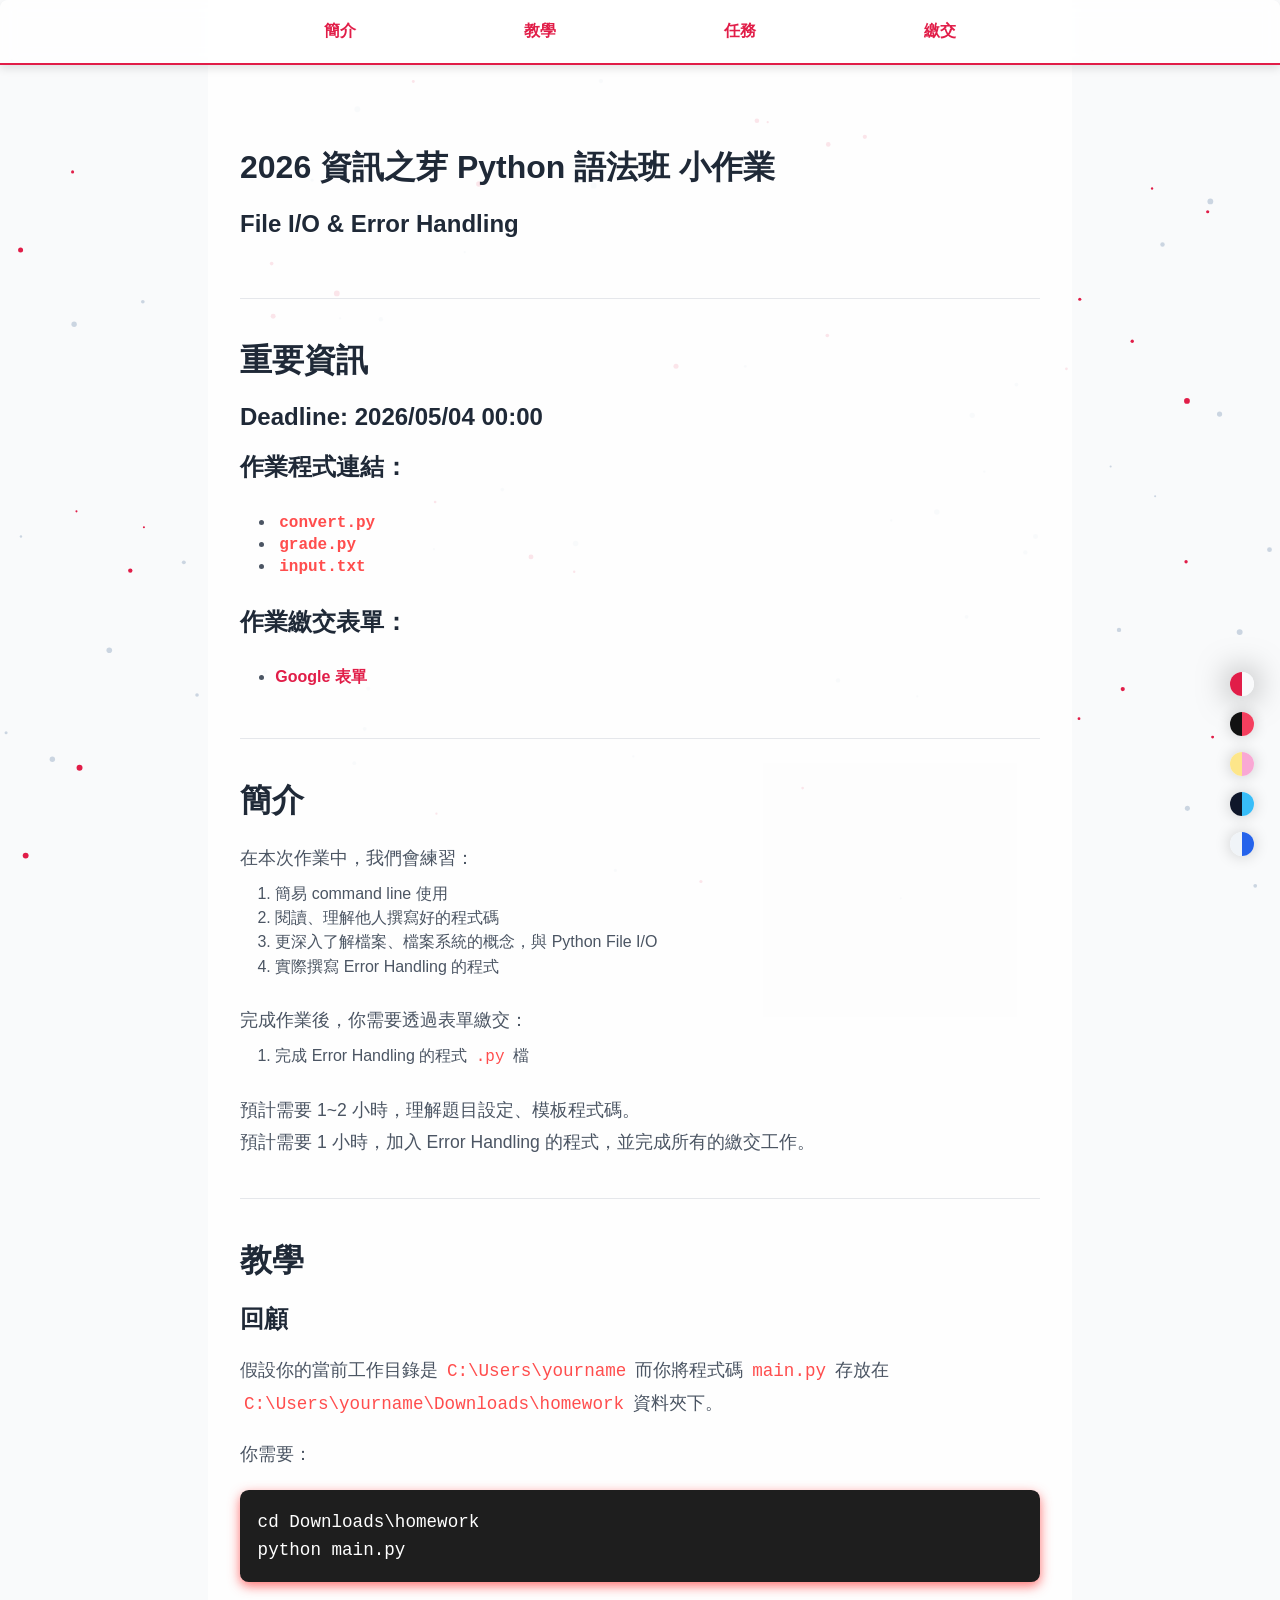
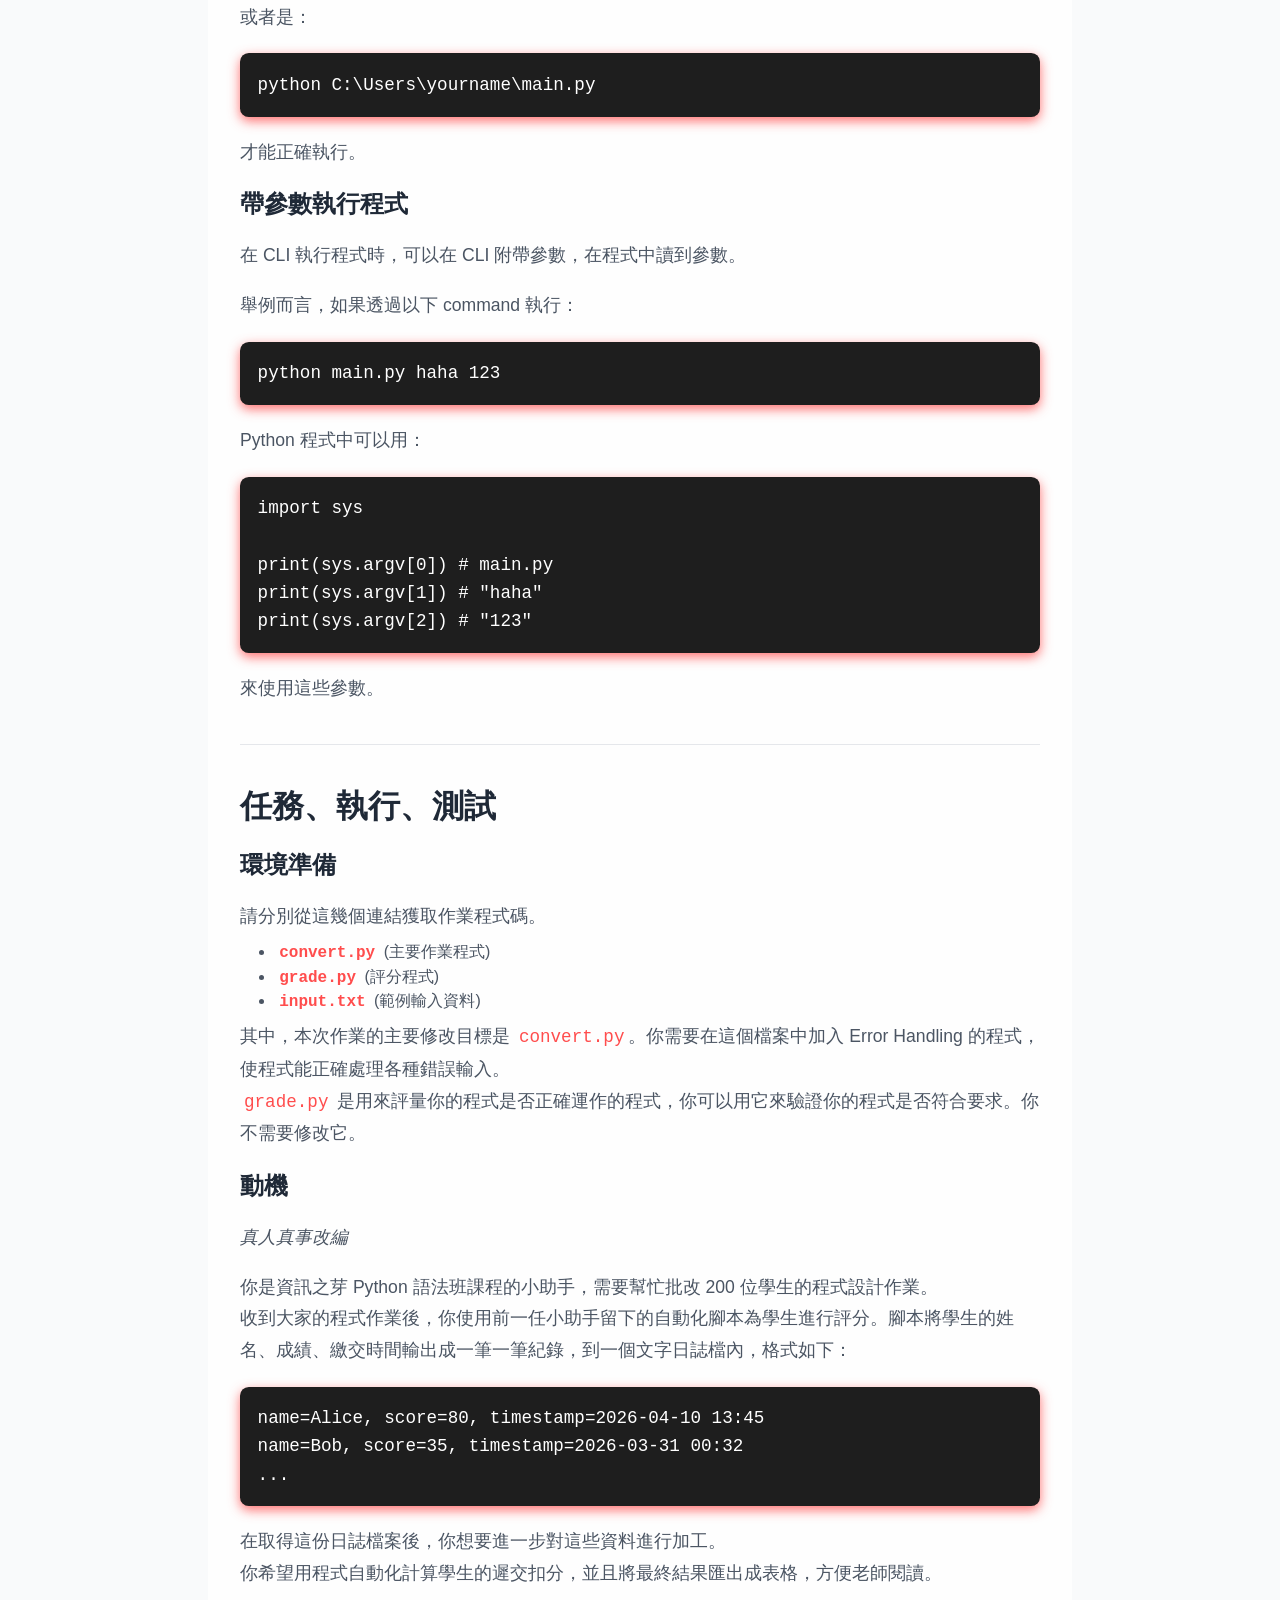
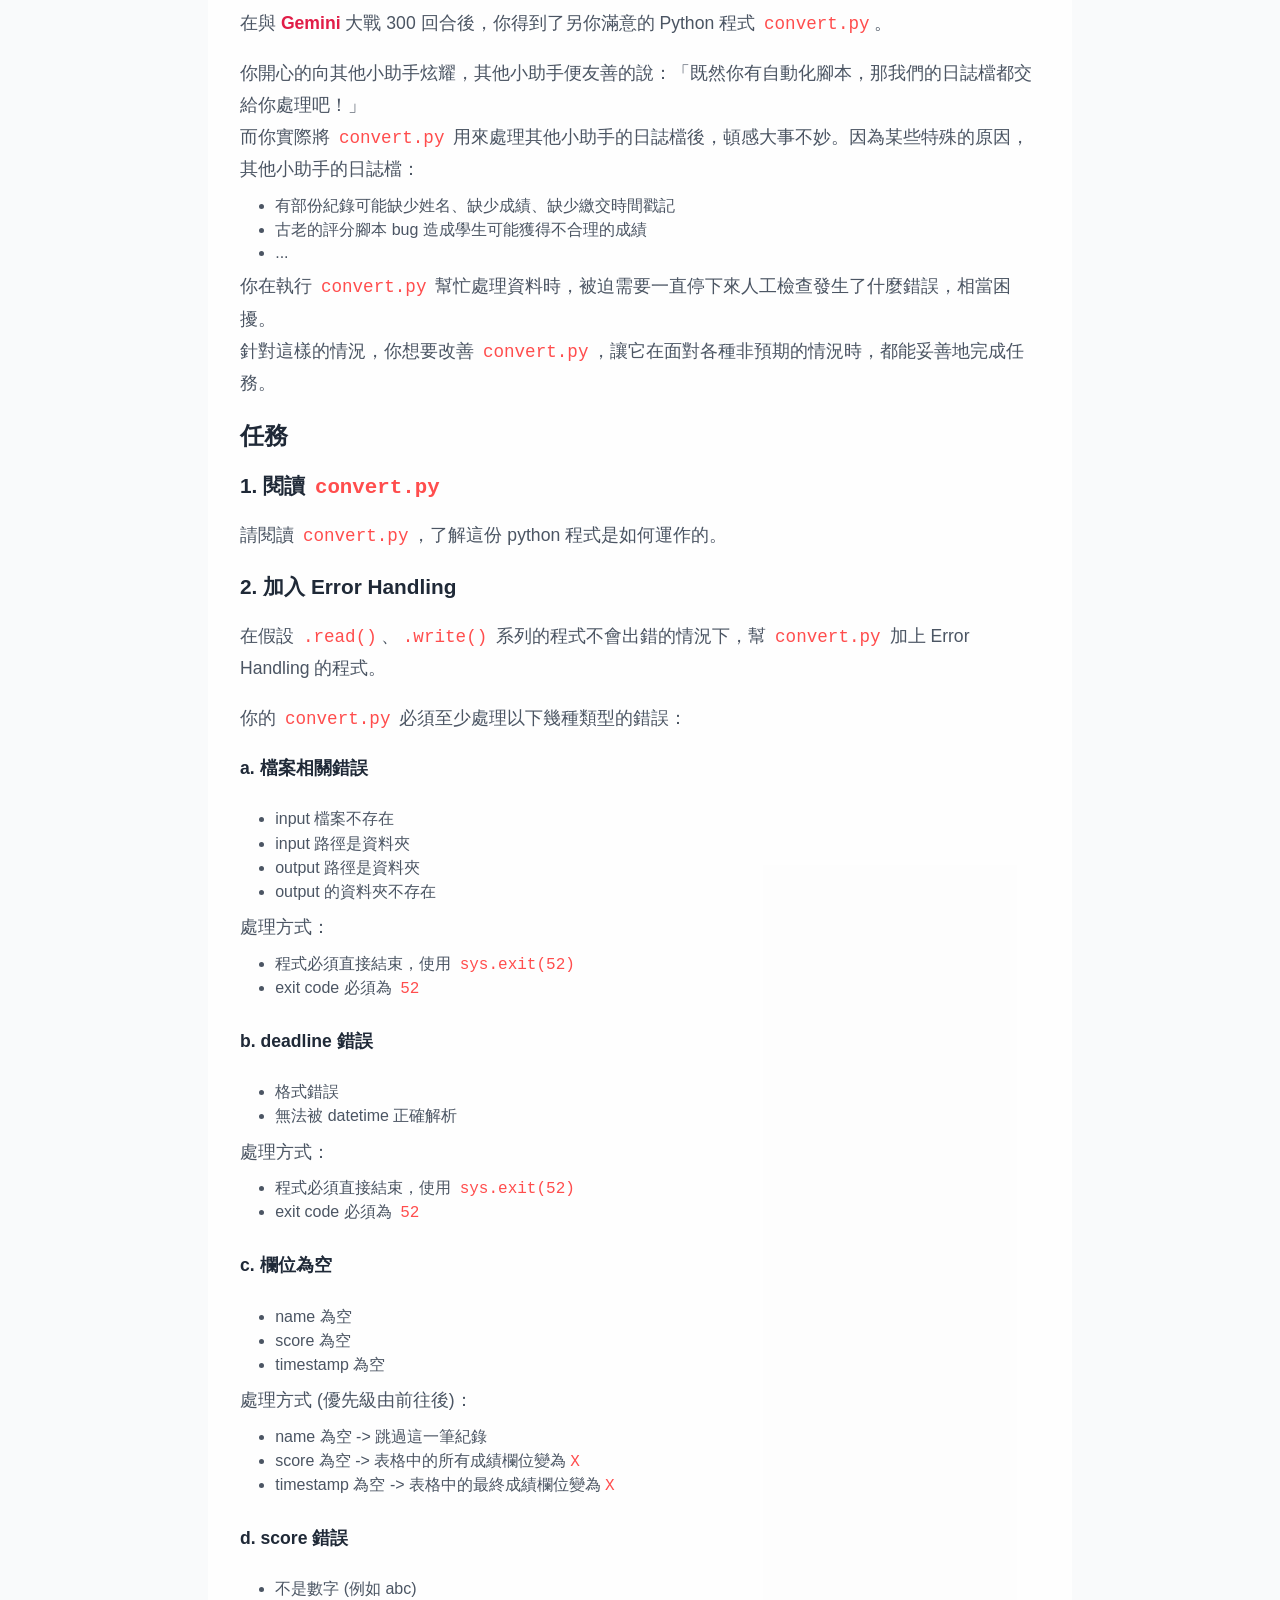
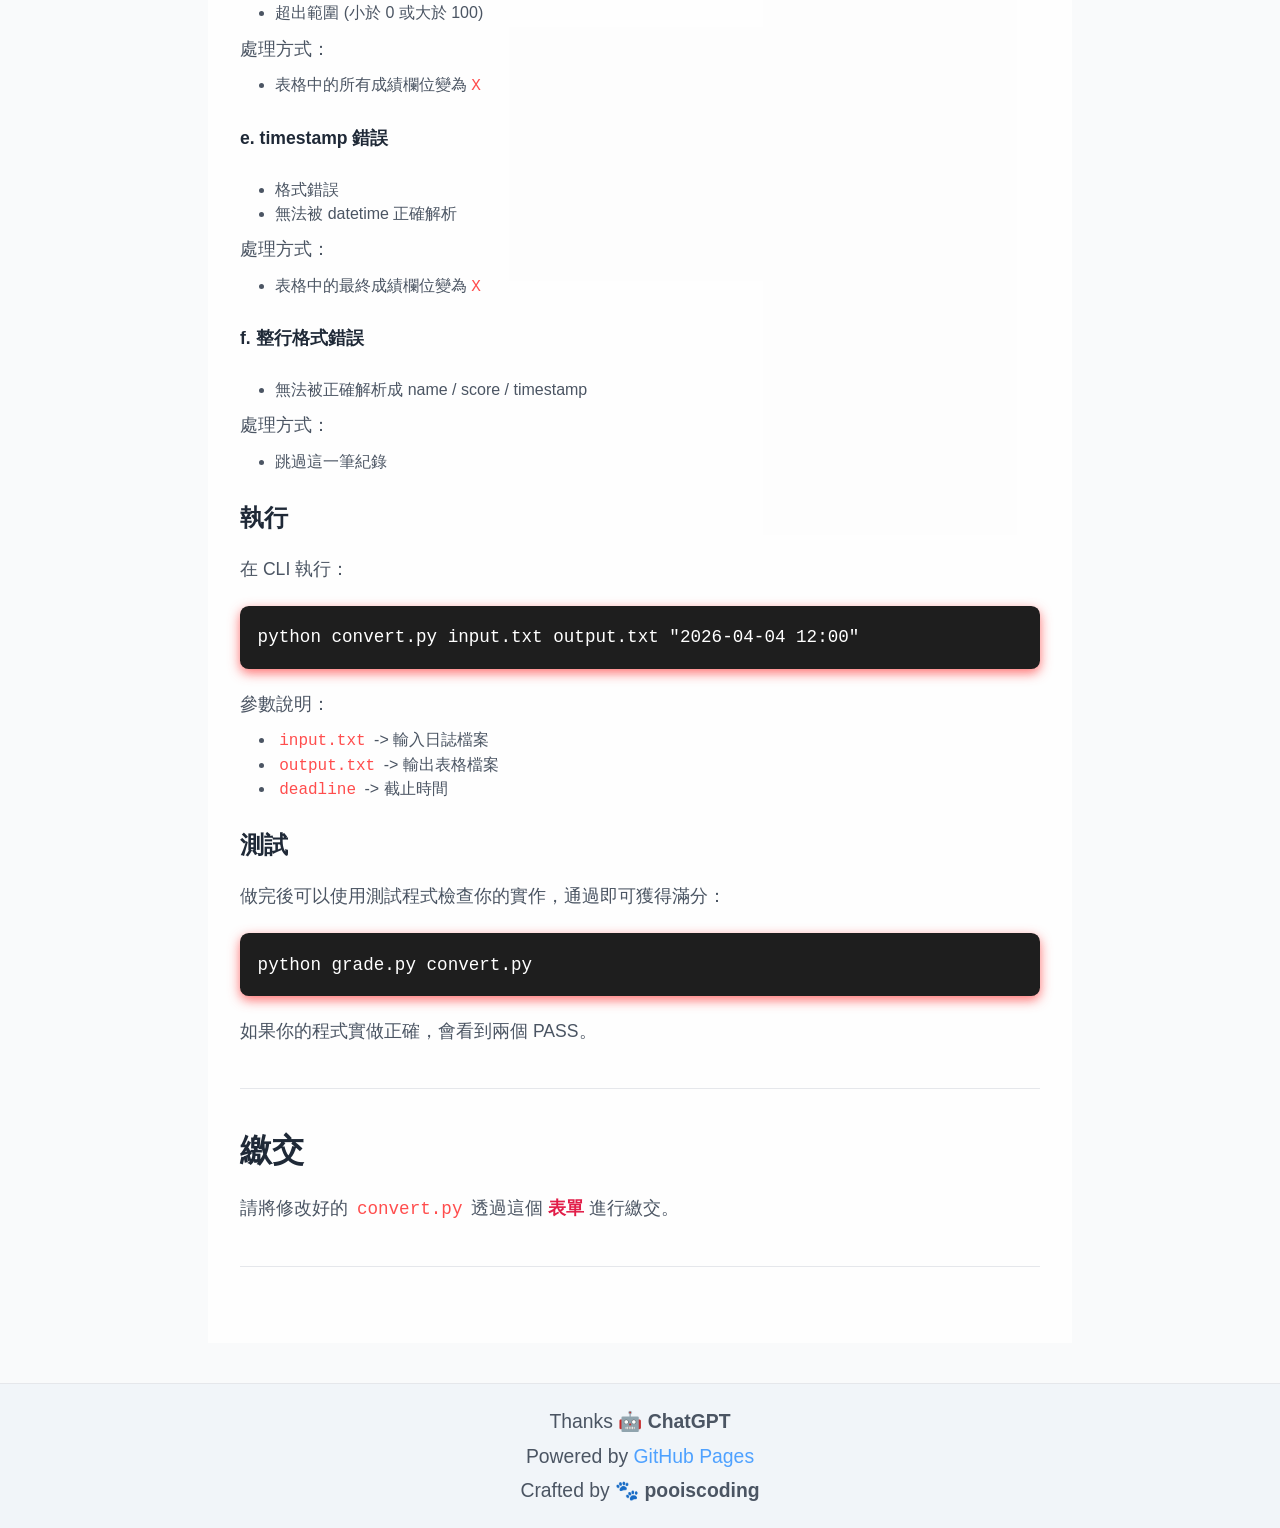
<file: cs_eh/homework/spec/index.html>
<!DOCTYPE HTML>
<html lang="zh-TW">
<head>
    <meta charset="UTF-8">
    <meta name="viewport" content="width=device-width, initial-scale=1.0">
    <title>2026 資訊之芽 Python 小作業</title>
    <link rel="stylesheet" href="themes.css">
    <link rel="stylesheet" href="style.css">
    <link rel="icon" type="image/png" sizes="600x600" href="sproutlogo.png">
</head>
<body>
    <div class="main-particles"></div>
    <div class="side-particles"></div>
    <canvas id="bg-canvas"></canvas>
    <nav class="navbar">
        <ul>
            <li><a href="#intro">簡介</a></li>
            <li><a href="#turtorial">教學</a></li>
            <li><a href="#tasks">任務</a></li>
            <li><a href="#final">繳交</a></li>
        </ul>
    </nav>
    <main class="content">
        <section>
            <h1>2026 資訊之芽 Python 語法班 小作業</h1>
            <h2>File I/O & Error Handling</h2>
            
        </section>
        <section>
            <h1>重要資訊</h1>
            <h2 class="warning">Deadline: 2026/05/04 00:00</h2>
            <h2>作業程式連結：</h2>
            <ul>
                <li><a href="https://raw.githubusercontent.com/shaujiun-lan/py2026-sprout/refs/heads/main/cs_eh/homework/src/convert.py"><code>convert.py</code></a></li>
                <li><a href="https://raw.githubusercontent.com/shaujiun-lan/py2026-sprout/refs/heads/main/cs_eh/homework/src/grade.py"><code>grade.py</code></a></li>
                <li><a href="https://raw.githubusercontent.com/shaujiun-lan/py2026-sprout/refs/heads/main/cs_eh/homework/src/input.txt"><code>input.txt</code></a></li>
            </ul>
            <h2>作業繳交表單：</h2>
            <ul>
                <li><a href="https://forms.gle/JcJgQKHtNt21VLKH9">Google 表單</a></li>
            </ul>
        </section>
        <section id="intro">
            <h1>簡介</h1>
            <p>
                在本次作業中，我們會練習：
            </p>
            <ol>
                <li>簡易 command line 使用</li>
                <li>閱讀、理解他人撰寫好的程式碼</li>
                <li>更深入了解檔案、檔案系統的概念，與 Python File I/O</li>
                <li>實際撰寫 Error Handling 的程式</li>
            </ol>
            <br/>
            <p>
                完成作業後，你需要透過表單繳交：
            </p>
            <ol>
                <li>完成 Error Handling 的程式 <code>.py</code> 檔</li>
            </ol>
            
            <br/>
            <p>
                預計需要 1~2 小時，理解題目設定、模板程式碼。
                <br/>
                預計需要 1 小時，加入 Error Handling 的程式，並完成所有的繳交工作。
            </p>

        </section>
        <section id="turtorial">
            <h1>教學</h1>
            <h2>回顧</h2>
            <p>
                假設你的當前工作目錄是 <code>C:\Users\yourname</code> 而你將程式碼 <code>main.py</code> 存放在 <code>C:\Users\yourname\Downloads\homework</code> 資料夾下。
            </p>
            <br/>
            <p>
                你需要：
            </p>
<pre><code>cd Downloads\homework
python main.py</code></pre>
            <p>
                或者是：
            </p>
<pre><code>python C:\Users\yourname\main.py</code></pre>
            <p>
                才能正確執行。
            </p>

            <h2>帶參數執行程式</h2>

            <p>
                在 CLI 執行程式時，可以在 CLI 附帶參數，在程式中讀到參數。
            </p>
            <br/>
            <p>
                舉例而言，如果透過以下 command 執行：
            </p>

<pre><code>python main.py haha 123</code></pre>

            <p>Python 程式中可以用：</p>

<pre><code>import sys

print(sys.argv[0]) # main.py
print(sys.argv[1]) # "haha"
print(sys.argv[2]) # "123"</code></pre>

            <p>來使用這些參數。</p>
        </section>
        <section id="tasks">
            <h1>任務、執行、測試</h1>
            <h2>環境準備</h2>
            <p>
                請分別從這幾個連結獲取作業程式碼。
            </p>
            <ul>
                <li><a href="https://raw.githubusercontent.com/shaujiun-lan/py2026-sprout/refs/heads/main/cs_eh/homework/src/convert.py"><code>convert.py</code></a> (主要作業程式)</li>
                <li><a href="https://raw.githubusercontent.com/shaujiun-lan/py2026-sprout/refs/heads/main/cs_eh/homework/src/grade.py"><code>grade.py</code></a> (評分程式)</li>
                <li><a href="https://raw.githubusercontent.com/shaujiun-lan/py2026-sprout/refs/heads/main/cs_eh/homework/src/input.txt"><code>input.txt</code></a> (範例輸入資料)</li>
            </ul>

            <p>
                其中，本次作業的主要修改目標是 <code>convert.py</code>。你需要在這個檔案中加入 Error Handling 的程式，使程式能正確處理各種錯誤輸入。
            </p>

            <p>
                <code>grade.py</code> 是用來評量你的程式是否正確運作的程式，你可以用它來驗證你的程式是否符合要求。你不需要修改它。
            </p>
            
            <h2>動機</h2>
            <p><i>真人真事改編</i></p>
            <br/>
            <p>
                你是資訊之芽 Python 語法班課程的小助手，需要幫忙批改 200 位學生的程式設計作業。
                <br/>
                收到大家的程式作業後，你使用前一任小助手留下的自動化腳本為學生進行評分。腳本將學生的姓名、成績、繳交時間輸出成一筆一筆紀錄，到一個文字日誌檔內，格式如下：
            </p>

<pre><code>name=Alice, score=80, timestamp=2026-04-10 13:45
name=Bob, score=35, timestamp=2026-03-31 00:32
...</code></pre>

            <p>
                在取得這份日誌檔案後，你想要進一步對這些資料進行加工。
                <br/>
                你希望用程式自動化計算學生的遲交扣分，並且將最終結果匯出成表格，方便老師閱讀。
            </p>
            <br/>
            <p>
                在與 <a href="https://gemini.google.com/app">Gemini</a> 大戰 300 回合後，你得到了另你滿意的 Python 程式 <code>convert.py</code>。
            </p>
            <br/>
            <p>
                你開心的向其他小助手炫耀，其他小助手便友善的說：「既然你有自動化腳本，那我們的日誌檔都交給你處理吧！」
                <br/>
                而你實際將 <code>convert.py</code> 用來處理其他小助手的日誌檔後，頓感大事不妙。因為某些特殊的原因，其他小助手的日誌檔：
            </p>
            <ul>
                <li>有部份紀錄可能缺少姓名、缺少成績、缺少繳交時間戳記</li>
                <li>古老的評分腳本 bug 造成學生可能獲得不合理的成績</li>
                <li>...</li>
            </ul>
            <p>
                你在執行 <code>convert.py</code> 幫忙處理資料時，被迫需要一直停下來人工檢查發生了什麼錯誤，相當困擾。
                <br/>
                針對這樣的情況，你想要改善 <code>convert.py</code>，讓它在面對各種非預期的情況時，都能妥善地完成任務。
            </p>


            <h2>任務</h2>

            <h3>1. 閱讀 <code>convert.py</code></h3>
            <p>
                請閱讀 <code>convert.py</code>，了解這份 python 程式是如何運作的。
            </p>
            <h3>2. 加入 Error Handling</h3>
            <p>
                在假設 <code>.read()</code>、<code>.write()</code> 系列的程式不會出錯的情況下，幫 <code>convert.py</code> 加上 Error Handling 的程式。
            </p>
            <br/>
            <p>
                你的 <code>convert.py</code> 必須至少處理以下幾種類型的錯誤：
            </p>

            <h4>a. 檔案相關錯誤</h4>

            <ul>
                <li>input 檔案不存在</li>
                <li>input 路徑是資料夾</li>
                <li>output 路徑是資料夾</li>
                <li>output 的資料夾不存在</li>
            </ul>

            <p>
                處理方式：
            </p>

            <ul>
                <li>程式必須直接結束，使用 <code>sys.exit(52)</code></li>
                <li>exit code 必須為 <code>52</code></li>
            </ul>

            <h4>b. deadline 錯誤</h4>

            <ul>
                <li>格式錯誤</li>
                <li>無法被 datetime 正確解析</li>
            </ul>

            <p>
                處理方式：
            </p>

            <ul>
                <li>程式必須直接結束，使用 <code>sys.exit(52)</code></li>
                <li>exit code 必須為 <code>52</code></li>
            </ul>

            <h4>c. 欄位為空</h4>

            <ul>
                <li>name 為空</li>
                <li>score 為空</li>
                <li>timestamp 為空</li>
            </ul>

            <p>
                處理方式 (優先級由前往後)：
            </p>

            <ul>
                <li>name 為空 -> 跳過這一筆紀錄</li>
                <li>score 為空 -> 表格中的所有成績欄位變為<code>X</code></li>
                <li>timestamp 為空 -> 表格中的最終成績欄位變為<code>X</code></li>
            </ul>


            <h4>d. score 錯誤</h4>

            <ul>
                <li>不是數字 (例如 abc)</li>
                <li>超出範圍 (小於 0 或大於 100)</li>
            </ul>

            <p>
                處理方式：
            </p>

            <ul>
                <li>表格中的所有成績欄位變為<code>X</code></li>
            </ul>

            <h4>e. timestamp 錯誤</h4>

            <ul>
                <li>格式錯誤</li>
                <li>無法被 datetime 正確解析</li>
            </ul>

            <p>
                處理方式：
            </p>

            <ul>
                <li>表格中的最終成績欄位變為<code>X</code></li>
            </ul>

            <h4>f. 整行格式錯誤</h4>

            <ul>
                <li>無法被正確解析成 name / score / timestamp</li>
            </ul>

            <p>
                處理方式：
            </p>

            <ul>
                <li>跳過這一筆紀錄</li>
            </ul>

            <h2>執行</h2>

            <p>在 CLI 執行：</p>

<pre><code>python convert.py input.txt output.txt "2026-04-04 12:00"</code></pre>

            <p>
                參數說明：
            </p>

            <ul>
                <li><code>input.txt</code> -> 輸入日誌檔案</li>
                <li><code>output.txt</code> -> 輸出表格檔案</li>
                <li><code>deadline</code> -> 截止時間</li>
            </ul>


            <h2>測試</h2>

            <p>
                做完後可以使用測試程式檢查你的實作，通過即可獲得滿分：
            </p>

<pre><code>python grade.py convert.py</code></pre>

            <p>
                如果你的程式實做正確，會看到兩個 PASS。
            </p>

        </section>
        <section id="final">
            <h1>繳交</h1>
            <p>
                請將修改好的 <code>convert.py</code> 透過這個 <a href="https://forms.gle/JcJgQKHtNt21VLKH9">表單</a> 進行繳交。
            </p>

        </section>
    </main>

    <div id="theme-switcher" class="theme-switcher">
        <div class="theme-color" id="light-theme" style="background: linear-gradient(90deg, #f9fafb 50%, #e11d48 50%)"></div>
        <div class="theme-color" id="dark-theme" style="background: linear-gradient(90deg, #121212 50%, #f43f5e 50%)"></div>
        <div class="theme-color" id="cute-theme" style="background: linear-gradient(90deg, #fde68a 50%, #f9a8d4 50%)"></div>
        <div class="theme-color" id="tech-theme" style="background: linear-gradient(90deg, #0f172a 50%, #38bdf8 50%)"></div>
        <div class="theme-color" id="greek-theme" style="background: linear-gradient(90deg, #f0f4f8 50%, #2563eb 50%)"></div>
    </div>

    <footer>
        <p>Thanks 🤖 <strong>ChatGPT</strong></p>
        <p>Powered by <a href="https://pages.github.com/" target="_blank" style="color: #4ea1ff; text-decoration: none;">GitHub Pages</a></p>
        <p>Crafted by 🐾 <strong>pooiscoding</strong></p>
    </footer>
    <script src="script.js"></script>
</body>
</html>
</file>
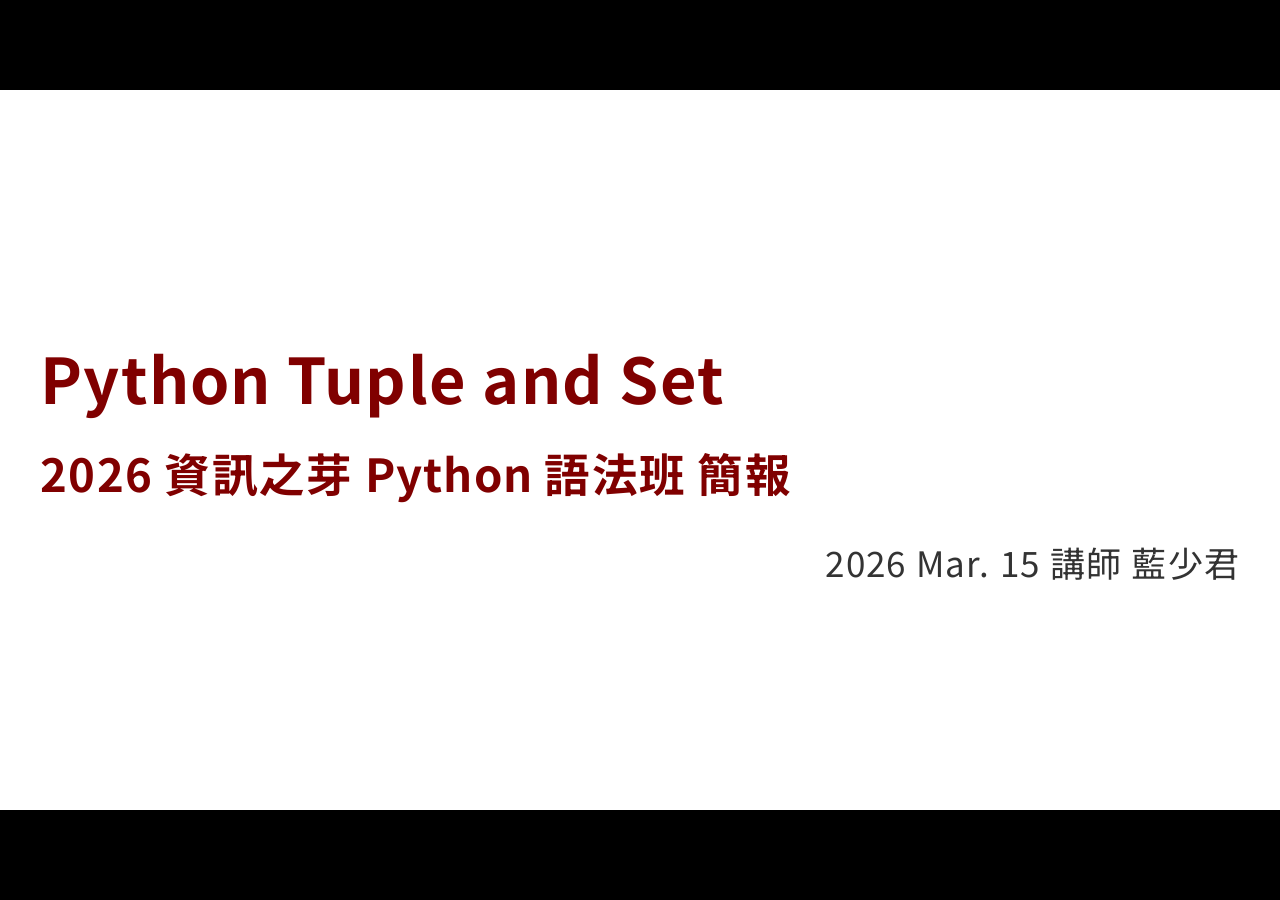
<file: tuple_set/slides.html>
<!DOCTYPE html><html lang="en-US"><head><title>Python Tuple and Set</title><meta property="og:title" content="Python Tuple and Set"><meta charset="UTF-8"><meta name="viewport" content="width=device-width,height=device-height,initial-scale=1.0"><meta name="apple-mobile-web-app-capable" content="yes"><meta http-equiv="X-UA-Compatible" content="ie=edge"><meta property="og:type" content="website"><meta name="twitter:card" content="summary"><style>@media screen{body[data-bespoke-view=""] .bespoke-marp-parent>.bespoke-marp-osc>button,body[data-bespoke-view=next] .bespoke-marp-parent>.bespoke-marp-osc>button,body[data-bespoke-view=presenter] .bespoke-marp-presenter-container .bespoke-marp-presenter-info-container button,body[data-bespoke-view=presenter] .bespoke-marp-presenter-container .bespoke-marp-presenter-note-container button{appearance:none;background-color:initial;border:0;color:inherit;cursor:pointer;font-size:inherit;opacity:.8;outline:none;padding:0;transition:opacity .2s linear;-webkit-tap-highlight-color:transparent}body[data-bespoke-view=""] .bespoke-marp-parent>.bespoke-marp-osc>button:disabled,body[data-bespoke-view=next] .bespoke-marp-parent>.bespoke-marp-osc>button:disabled,body[data-bespoke-view=presenter] .bespoke-marp-presenter-container .bespoke-marp-presenter-info-container button:disabled,body[data-bespoke-view=presenter] .bespoke-marp-presenter-container .bespoke-marp-presenter-note-container button:disabled{cursor:not-allowed;opacity:.15!important}body[data-bespoke-view=""] .bespoke-marp-parent>.bespoke-marp-osc>button:hover,body[data-bespoke-view=next] .bespoke-marp-parent>.bespoke-marp-osc>button:hover,body[data-bespoke-view=presenter] .bespoke-marp-presenter-container .bespoke-marp-presenter-info-container button:hover,body[data-bespoke-view=presenter] .bespoke-marp-presenter-container .bespoke-marp-presenter-note-container button:hover{opacity:1}body[data-bespoke-view=""] .bespoke-marp-parent>.bespoke-marp-osc>button:hover:active,body[data-bespoke-view=next] .bespoke-marp-parent>.bespoke-marp-osc>button:hover:active,body[data-bespoke-view=presenter] .bespoke-marp-presenter-container .bespoke-marp-presenter-info-container button:hover:active,body[data-bespoke-view=presenter] .bespoke-marp-presenter-container .bespoke-marp-presenter-note-container button:hover:active{opacity:.6}body[data-bespoke-view=""] .bespoke-marp-parent>.bespoke-marp-osc>button:hover:not(:disabled),body[data-bespoke-view=next] .bespoke-marp-parent>.bespoke-marp-osc>button:hover:not(:disabled),body[data-bespoke-view=presenter] .bespoke-marp-presenter-container .bespoke-marp-presenter-info-container button:hover:not(:disabled),body[data-bespoke-view=presenter] .bespoke-marp-presenter-container .bespoke-marp-presenter-note-container button:hover:not(:disabled){transition:none}body[data-bespoke-view=""] .bespoke-marp-parent>.bespoke-marp-osc>button[data-bespoke-marp-osc=prev],body[data-bespoke-view=next] .bespoke-marp-parent>.bespoke-marp-osc>button[data-bespoke-marp-osc=prev],body[data-bespoke-view=presenter] .bespoke-marp-presenter-container .bespoke-marp-presenter-info-container button.bespoke-marp-presenter-info-page-prev{background:#0000 url("[data-uri]") no-repeat 50%;background-size:contain;overflow:hidden;text-indent:100%;white-space:nowrap}body[data-bespoke-view=""] .bespoke-marp-parent>.bespoke-marp-osc>button[data-bespoke-marp-osc=next],body[data-bespoke-view=next] .bespoke-marp-parent>.bespoke-marp-osc>button[data-bespoke-marp-osc=next],body[data-bespoke-view=presenter] .bespoke-marp-presenter-container .bespoke-marp-presenter-info-container button.bespoke-marp-presenter-info-page-next{background:#0000 url("[data-uri]") no-repeat 50%;background-size:contain;overflow:hidden;text-indent:100%;white-space:nowrap}body[data-bespoke-view=""] .bespoke-marp-parent>.bespoke-marp-osc>button[data-bespoke-marp-osc=fullscreen],body[data-bespoke-view=next] .bespoke-marp-parent>.bespoke-marp-osc>button[data-bespoke-marp-osc=fullscreen]{background:#0000 url("[data-uri]") no-repeat 50%;background-size:contain;overflow:hidden;text-indent:100%;white-space:nowrap}body[data-bespoke-view=""] .bespoke-marp-parent>.bespoke-marp-osc>button.exit[data-bespoke-marp-osc=fullscreen],body[data-bespoke-view=next] .bespoke-marp-parent>.bespoke-marp-osc>button.exit[data-bespoke-marp-osc=fullscreen]{background-image:url("[data-uri]")}body[data-bespoke-view=""] .bespoke-marp-parent>.bespoke-marp-osc>button[data-bespoke-marp-osc=presenter],body[data-bespoke-view=next] .bespoke-marp-parent>.bespoke-marp-osc>button[data-bespoke-marp-osc=presenter]{background:#0000 url("[data-uri]") no-repeat 50%;background-size:contain;overflow:hidden;text-indent:100%;white-space:nowrap}body[data-bespoke-view=presenter] .bespoke-marp-presenter-container .bespoke-marp-presenter-note-container button.bespoke-marp-presenter-note-bigger{background:#0000 url("[data-uri]") no-repeat 50%;background-size:contain;overflow:hidden;text-indent:100%;white-space:nowrap}body[data-bespoke-view=presenter] .bespoke-marp-presenter-container .bespoke-marp-presenter-note-container button.bespoke-marp-presenter-note-smaller{background:#0000 url("[data-uri]") no-repeat 50%;background-size:contain;overflow:hidden;text-indent:100%;white-space:nowrap}}@keyframes __bespoke_marp_transition_reduced_outgoing__{0%{opacity:1}to{opacity:0}}@keyframes __bespoke_marp_transition_reduced_incoming__{0%{mix-blend-mode:plus-lighter;opacity:0}to{mix-blend-mode:plus-lighter;opacity:1}}.bespoke-marp-note,.bespoke-marp-osc,.bespoke-progress-parent{display:none;transition:none}@media screen{::view-transition-group(*){animation-duration:var(--marp-bespoke-transition-animation-duration,.5s);animation-timing-function:ease}::view-transition-new(*),::view-transition-old(*){animation-delay:0s;animation-direction:var(--marp-bespoke-transition-animation-direction,normal);animation-duration:var(--marp-bespoke-transition-animation-duration,.5s);animation-fill-mode:both;animation-name:var(--marp-bespoke-transition-animation-name,var(--marp-bespoke-transition-animation-name-fallback,__bespoke_marp_transition_no_animation__));mix-blend-mode:normal}::view-transition-old(*){--marp-bespoke-transition-animation-name-fallback:__bespoke_marp_transition_reduced_outgoing__;animation-timing-function:ease}::view-transition-new(*){--marp-bespoke-transition-animation-name-fallback:__bespoke_marp_transition_reduced_incoming__;animation-timing-function:ease}::view-transition-new(root),::view-transition-old(root){animation-timing-function:linear}::view-transition-new(__bespoke_marp_transition_osc__),::view-transition-old(__bespoke_marp_transition_osc__){animation-duration:0s!important;animation-name:__bespoke_marp_transition_osc__!important}::view-transition-new(__bespoke_marp_transition_osc__){opacity:0!important}.bespoke-marp-transition-warming-up::view-transition-group(*),.bespoke-marp-transition-warming-up::view-transition-new(*),.bespoke-marp-transition-warming-up::view-transition-old(*){animation-play-state:paused!important}body,html{height:100%;margin:0}body{background:#000;overflow:hidden}svg.bespoke-marp-slide{content-visibility:hidden;opacity:0;pointer-events:none;z-index:-1}svg.bespoke-marp-slide:not(.bespoke-marp-active) *{view-transition-name:none!important}svg.bespoke-marp-slide.bespoke-marp-active{content-visibility:visible;opacity:1;pointer-events:auto;z-index:0}svg.bespoke-marp-slide.bespoke-marp-active.bespoke-marp-active-ready *{animation-name:__bespoke_marp__!important}@supports not (content-visibility:hidden){svg.bespoke-marp-slide[data-bespoke-marp-load=hideable]{display:none}svg.bespoke-marp-slide[data-bespoke-marp-load=hideable].bespoke-marp-active{display:block}}}@media screen and (prefers-reduced-motion:reduce){svg.bespoke-marp-slide *{view-transition-name:none!important}}@media screen{[data-bespoke-marp-fragment=inactive]{visibility:hidden}body[data-bespoke-view=""] .bespoke-marp-parent,body[data-bespoke-view=next] .bespoke-marp-parent{inset:0;position:absolute}body[data-bespoke-view=""] .bespoke-marp-parent>.bespoke-marp-osc,body[data-bespoke-view=next] .bespoke-marp-parent>.bespoke-marp-osc{background:#000000a6;border-radius:7px;bottom:50px;color:#fff;contain:paint;display:block;font-family:Helvetica,Arial,sans-serif;font-size:16px;left:50%;line-height:0;opacity:1;padding:12px;position:absolute;touch-action:manipulation;transform:translateX(-50%);transition:opacity .2s linear;-webkit-user-select:none;user-select:none;white-space:nowrap;will-change:transform;z-index:1;view-transition-name:__bespoke_marp_transition_osc__}body[data-bespoke-view=""] .bespoke-marp-parent>.bespoke-marp-osc>*,body[data-bespoke-view=next] .bespoke-marp-parent>.bespoke-marp-osc>*{margin-left:6px}body[data-bespoke-view=""] .bespoke-marp-parent>.bespoke-marp-osc>:first-child,body[data-bespoke-view=next] .bespoke-marp-parent>.bespoke-marp-osc>:first-child{margin-left:0}body[data-bespoke-view=""] .bespoke-marp-parent>.bespoke-marp-osc>span,body[data-bespoke-view=next] .bespoke-marp-parent>.bespoke-marp-osc>span{opacity:.8}body[data-bespoke-view=""] .bespoke-marp-parent>.bespoke-marp-osc>span[data-bespoke-marp-osc=page],body[data-bespoke-view=next] .bespoke-marp-parent>.bespoke-marp-osc>span[data-bespoke-marp-osc=page]{display:inline-block;min-width:140px;text-align:center}body[data-bespoke-view=""] .bespoke-marp-parent>.bespoke-marp-osc>button[data-bespoke-marp-osc=fullscreen],body[data-bespoke-view=""] .bespoke-marp-parent>.bespoke-marp-osc>button[data-bespoke-marp-osc=next],body[data-bespoke-view=""] .bespoke-marp-parent>.bespoke-marp-osc>button[data-bespoke-marp-osc=presenter],body[data-bespoke-view=""] .bespoke-marp-parent>.bespoke-marp-osc>button[data-bespoke-marp-osc=prev],body[data-bespoke-view=next] .bespoke-marp-parent>.bespoke-marp-osc>button[data-bespoke-marp-osc=fullscreen],body[data-bespoke-view=next] .bespoke-marp-parent>.bespoke-marp-osc>button[data-bespoke-marp-osc=next],body[data-bespoke-view=next] .bespoke-marp-parent>.bespoke-marp-osc>button[data-bespoke-marp-osc=presenter],body[data-bespoke-view=next] .bespoke-marp-parent>.bespoke-marp-osc>button[data-bespoke-marp-osc=prev]{height:32px;line-height:32px;width:32px}body[data-bespoke-view=""] .bespoke-marp-parent.bespoke-marp-inactive,body[data-bespoke-view=next] .bespoke-marp-parent.bespoke-marp-inactive{cursor:none}body[data-bespoke-view=""] .bespoke-marp-parent.bespoke-marp-inactive>.bespoke-marp-osc,body[data-bespoke-view=next] .bespoke-marp-parent.bespoke-marp-inactive>.bespoke-marp-osc{opacity:0;pointer-events:none}body[data-bespoke-view=""] svg.bespoke-marp-slide,body[data-bespoke-view=next] svg.bespoke-marp-slide{height:100%;left:0;position:absolute;top:0;width:100%}body[data-bespoke-view=""] .bespoke-progress-parent{background:#222;display:flex;height:5px;width:100%}body[data-bespoke-view=""] .bespoke-progress-parent+.bespoke-marp-parent{top:5px}body[data-bespoke-view=""] .bespoke-progress-parent .bespoke-progress-bar{background:#0288d1;flex:0 0 0;transition:flex-basis .2s cubic-bezier(0,1,1,1)}body[data-bespoke-view=next]{background:#0000}body[data-bespoke-view=presenter]{background:#161616}body[data-bespoke-view=presenter] .bespoke-marp-presenter-container{display:grid;font-family:Helvetica,Arial,sans-serif;grid-template:"current dragbar next" minmax(140px,1fr) "current dragbar note" 2fr "info    dragbar note" 3em;grid-template-columns:minmax(3px,var(--bespoke-marp-presenter-split-ratio,66%)) 0 minmax(3px,1fr);height:100%;left:0;position:absolute;top:0;width:100%}body[data-bespoke-view=presenter] .bespoke-marp-presenter-container .bespoke-marp-parent{grid-area:current;overflow:hidden;position:relative}body[data-bespoke-view=presenter] .bespoke-marp-presenter-container .bespoke-marp-parent svg.bespoke-marp-slide{height:calc(100% - 40px);left:20px;pointer-events:none;position:absolute;top:20px;-webkit-user-select:none;user-select:none;width:calc(100% - 40px)}body[data-bespoke-view=presenter] .bespoke-marp-presenter-container .bespoke-marp-parent svg.bespoke-marp-slide.bespoke-marp-active{filter:drop-shadow(0 3px 10px rgba(0,0,0,.5))}body[data-bespoke-view=presenter] .bespoke-marp-presenter-container .bespoke-marp-presenter-dragbar-container{background:#0288d1;cursor:col-resize;grid-area:dragbar;margin-left:-3px;opacity:0;position:relative;transition:opacity .4s linear .1s;width:6px;z-index:10}body[data-bespoke-view=presenter] .bespoke-marp-presenter-container .bespoke-marp-presenter-dragbar-container:hover{opacity:1}body[data-bespoke-view=presenter] .bespoke-marp-presenter-container .bespoke-marp-presenter-dragbar-container.active{opacity:1;transition-delay:0s}body[data-bespoke-view=presenter] .bespoke-marp-presenter-container .bespoke-marp-presenter-next-container{background:#222;cursor:pointer;display:none;grid-area:next;overflow:hidden;position:relative}body[data-bespoke-view=presenter] .bespoke-marp-presenter-container .bespoke-marp-presenter-next-container.active{display:block}body[data-bespoke-view=presenter] .bespoke-marp-presenter-container .bespoke-marp-presenter-next-container iframe.bespoke-marp-presenter-next{background:#0000;border:0;display:block;filter:drop-shadow(0 3px 10px rgba(0,0,0,.5));height:calc(100% - 40px);left:20px;pointer-events:none;position:absolute;top:20px;-webkit-user-select:none;user-select:none;width:calc(100% - 40px)}body[data-bespoke-view=presenter] .bespoke-marp-presenter-container .bespoke-marp-presenter-note-container{background:#222;color:#eee;grid-area:note;position:relative;z-index:1}body[data-bespoke-view=presenter] .bespoke-marp-presenter-container .bespoke-marp-presenter-note-container button{height:1.5em;line-height:1.5em;width:1.5em}body[data-bespoke-view=presenter] .bespoke-marp-presenter-container .bespoke-marp-presenter-note-container .bespoke-marp-presenter-note-wrapper{display:block;inset:0;position:absolute}body[data-bespoke-view=presenter] .bespoke-marp-presenter-container .bespoke-marp-presenter-note-container .bespoke-marp-presenter-note-buttons{background:#000000a6;border-radius:4px;bottom:0;display:flex;gap:4px;margin:12px;opacity:0;padding:6px;pointer-events:none;position:absolute;right:0;transition:opacity .2s linear}body[data-bespoke-view=presenter] .bespoke-marp-presenter-container .bespoke-marp-presenter-note-container .bespoke-marp-presenter-note-buttons:focus-within,body[data-bespoke-view=presenter] .bespoke-marp-presenter-container .bespoke-marp-presenter-note-container .bespoke-marp-presenter-note-wrapper:focus-within+.bespoke-marp-presenter-note-buttons,body[data-bespoke-view=presenter] .bespoke-marp-presenter-container .bespoke-marp-presenter-note-container:hover .bespoke-marp-presenter-note-buttons{opacity:1;pointer-events:auto}body[data-bespoke-view=presenter] .bespoke-marp-presenter-container .bespoke-marp-presenter-note-container .bespoke-marp-note{box-sizing:border-box;font-size:calc(1.1em*var(--bespoke-marp-note-font-scale, 1));height:calc(100% - 40px);margin:20px;overflow:auto;padding-right:3px;white-space:pre-wrap;width:calc(100% - 40px);word-wrap:break-word;scrollbar-color:#eeeeee80 #0000;scrollbar-width:thin}body[data-bespoke-view=presenter] .bespoke-marp-presenter-container .bespoke-marp-presenter-note-container .bespoke-marp-note::-webkit-scrollbar{width:6px}body[data-bespoke-view=presenter] .bespoke-marp-presenter-container .bespoke-marp-presenter-note-container .bespoke-marp-note::-webkit-scrollbar-track{background:#0000}body[data-bespoke-view=presenter] .bespoke-marp-presenter-container .bespoke-marp-presenter-note-container .bespoke-marp-note::-webkit-scrollbar-thumb{background:#eeeeee80;border-radius:6px}body[data-bespoke-view=presenter] .bespoke-marp-presenter-container .bespoke-marp-presenter-note-container .bespoke-marp-note:empty{pointer-events:none}body[data-bespoke-view=presenter] .bespoke-marp-presenter-container .bespoke-marp-presenter-note-container .bespoke-marp-note.active{display:block}body[data-bespoke-view=presenter] .bespoke-marp-presenter-container .bespoke-marp-presenter-note-container .bespoke-marp-note p:first-child{margin-top:0}body[data-bespoke-view=presenter] .bespoke-marp-presenter-container .bespoke-marp-presenter-note-container .bespoke-marp-note p:last-child{margin-bottom:0}body[data-bespoke-view=presenter] .bespoke-marp-presenter-container .bespoke-marp-presenter-info-container{align-items:center;box-sizing:border-box;color:#eee;display:flex;flex-wrap:nowrap;grid-area:info;justify-content:center;overflow:hidden;padding:0 10px}body[data-bespoke-view=presenter] .bespoke-marp-presenter-container .bespoke-marp-presenter-info-container .bespoke-marp-presenter-info-page,body[data-bespoke-view=presenter] .bespoke-marp-presenter-container .bespoke-marp-presenter-info-container .bespoke-marp-presenter-info-time,body[data-bespoke-view=presenter] .bespoke-marp-presenter-container .bespoke-marp-presenter-info-container .bespoke-marp-presenter-info-timer{box-sizing:border-box;display:block;padding:0 10px;white-space:nowrap;width:100%}body[data-bespoke-view=presenter] .bespoke-marp-presenter-container .bespoke-marp-presenter-info-container button{height:1.5em;line-height:1.5em;width:1.5em}body[data-bespoke-view=presenter] .bespoke-marp-presenter-container .bespoke-marp-presenter-info-container .bespoke-marp-presenter-info-page{order:2;text-align:center}body[data-bespoke-view=presenter] .bespoke-marp-presenter-container .bespoke-marp-presenter-info-container .bespoke-marp-presenter-info-page .bespoke-marp-presenter-info-page-text{display:inline-block;min-width:120px;text-align:center}body[data-bespoke-view=presenter] .bespoke-marp-presenter-container .bespoke-marp-presenter-info-container .bespoke-marp-presenter-info-time{color:#999;order:1;text-align:left}body[data-bespoke-view=presenter] .bespoke-marp-presenter-container .bespoke-marp-presenter-info-container .bespoke-marp-presenter-info-timer{color:#999;order:3;text-align:right}body[data-bespoke-view=presenter] .bespoke-marp-presenter-container .bespoke-marp-presenter-info-container .bespoke-marp-presenter-info-timer:hover{cursor:pointer}}@media print{.bespoke-marp-presenter-info-container,.bespoke-marp-presenter-next-container,.bespoke-marp-presenter-note-container{display:none}}</style><style>@charset "UTF-8";@import "https://fonts.bunny.net/css?family=Lato:400,900|Roboto+Mono:400,700&display=swap";@import url('https://fonts.googleapis.com/css2?family=Noto+Sans+JP:wght@400;700&display=swap');@import url('https://fonts.googleapis.com/css2?family=Source+Code+Pro&display=swap');div#\:\$p > svg > foreignObject > section{width:1280px;height:720px;box-sizing:border-box;overflow:hidden;position:relative;scroll-snap-align:center center;-webkit-text-size-adjust:100%;text-size-adjust:100%}div#\:\$p > svg > foreignObject > section::after{bottom:0;content:attr(data-marpit-pagination);padding:inherit;pointer-events:none;position:absolute;right:0}div#\:\$p > svg > foreignObject > section:not([data-marpit-pagination])::after{display:none}div#\:\$p > svg > foreignObject > section :is(h1, marp-h1){font-size:2em;margin-block:0.67em}div#\:\$p > svg > foreignObject > section video::-webkit-media-controls{will-change:transform}@page {size:1280px 720px;margin:0}@media print{html, body{background-color:#fff;margin:0;page-break-inside:avoid;break-inside:avoid-page}div#\:\$p > svg > foreignObject > section{page-break-before:always;break-before:page}div#\:\$p > svg > foreignObject > section, div#\:\$p > svg > foreignObject > section *{-webkit-print-color-adjust:exact!important;animation-delay:0s!important;animation-duration:0s!important;color-adjust:exact!important;print-color-adjust:exact!important;transition:none!important}div#\:\$p > svg[data-marpit-svg]{display:block;height:100vh;width:100vw}}/*!
 * Marp / Marpit Gaia theme.
 *
 * @theme gaia
 * @author Yuki Hattori
 *
 * @auto-scaling true
 * @size 16:9 1280px 720px
 * @size 4:3 960px 720px
 */div#\:\$p > svg > foreignObject > section :is(pre, marp-pre) code.hljs{display:block;overflow-x:auto;padding:1em}div#\:\$p > svg > foreignObject > section code.hljs{padding:3px 5px}div#\:\$p > svg > foreignObject > section .hljs{background:#000;color:#f8f8f8}div#\:\$p > svg > foreignObject > section .hljs-comment,div#\:\$p > svg > foreignObject > section .hljs-quote{color:#aeaeae;font-style:italic}div#\:\$p > svg > foreignObject > section .hljs-keyword,div#\:\$p > svg > foreignObject > section .hljs-selector-tag,div#\:\$p > svg > foreignObject > section .hljs-type{color:#e28964}div#\:\$p > svg > foreignObject > section .hljs-string{color:#65b042}div#\:\$p > svg > foreignObject > section .hljs-subst{color:#daefa3}div#\:\$p > svg > foreignObject > section .hljs-link,div#\:\$p > svg > foreignObject > section .hljs-regexp{color:#e9c062}div#\:\$p > svg > foreignObject > section .hljs-name,div#\:\$p > svg > foreignObject > section .hljs-section,div#\:\$p > svg > foreignObject > section .hljs-tag,div#\:\$p > svg > foreignObject > section .hljs-title{color:#89bdff}div#\:\$p > svg > foreignObject > section .hljs-class .hljs-title,div#\:\$p > svg > foreignObject > section .hljs-doctag,div#\:\$p > svg > foreignObject > section .hljs-title.class_{text-decoration:underline}div#\:\$p > svg > foreignObject > section .hljs-bullet,div#\:\$p > svg > foreignObject > section .hljs-number,div#\:\$p > svg > foreignObject > section .hljs-symbol{color:#3387cc}div#\:\$p > svg > foreignObject > section .hljs-params,div#\:\$p > svg > foreignObject > section .hljs-template-variable,div#\:\$p > svg > foreignObject > section .hljs-variable{color:#3e87e3}div#\:\$p > svg > foreignObject > section .hljs-attribute{color:#cda869}div#\:\$p > svg > foreignObject > section .hljs-meta{color:#8996a8}div#\:\$p > svg > foreignObject > section .hljs-formula{background-color:#0e2231;color:#f8f8f8;font-style:italic}div#\:\$p > svg > foreignObject > section .hljs-addition{background-color:#253b22;color:#f8f8f8}div#\:\$p > svg > foreignObject > section .hljs-deletion{background-color:#420e09;color:#f8f8f8}div#\:\$p > svg > foreignObject > section .hljs-selector-class{color:#9b703f}div#\:\$p > svg > foreignObject > section .hljs-selector-id{color:#8b98ab}div#\:\$p > svg > foreignObject > section .hljs-emphasis{font-style:italic}div#\:\$p > svg > foreignObject > section .hljs-strong{font-weight:700}div#\:\$p > svg > foreignObject > section :is(h1, marp-h1),div#\:\$p > svg > foreignObject > section :is(h2, marp-h2),div#\:\$p > svg > foreignObject > section :is(h3, marp-h3),div#\:\$p > svg > foreignObject > section :is(h4, marp-h4),div#\:\$p > svg > foreignObject > section :is(h5, marp-h5),div#\:\$p > svg > foreignObject > section :is(h6, marp-h6){margin:.5em 0 0}div#\:\$p > svg > foreignObject > section :is(h1, marp-h1) strong,div#\:\$p > svg > foreignObject > section :is(h2, marp-h2) strong,div#\:\$p > svg > foreignObject > section :is(h3, marp-h3) strong,div#\:\$p > svg > foreignObject > section :is(h4, marp-h4) strong,div#\:\$p > svg > foreignObject > section :is(h5, marp-h5) strong,div#\:\$p > svg > foreignObject > section :is(h6, marp-h6) strong{font-weight:inherit}div#\:\$p > svg > foreignObject > section :is(h1, marp-h1)::part(auto-scaling),div#\:\$p > svg > foreignObject > section :is(h2, marp-h2)::part(auto-scaling),div#\:\$p > svg > foreignObject > section :is(h3, marp-h3)::part(auto-scaling),div#\:\$p > svg > foreignObject > section :is(h4, marp-h4)::part(auto-scaling),div#\:\$p > svg > foreignObject > section :is(h5, marp-h5)::part(auto-scaling),div#\:\$p > svg > foreignObject > section :is(h6, marp-h6)::part(auto-scaling){max-height:580px}div#\:\$p > svg > foreignObject > section :is(h1, marp-h1){font-size:1.8em}div#\:\$p > svg > foreignObject > section :is(h2, marp-h2){font-size:1.5em}div#\:\$p > svg > foreignObject > section :is(h3, marp-h3){font-size:1.3em}div#\:\$p > svg > foreignObject > section :is(h4, marp-h4){font-size:1.1em}div#\:\$p > svg > foreignObject > section :is(h5, marp-h5){font-size:1em}div#\:\$p > svg > foreignObject > section :is(h6, marp-h6){font-size:.9em}div#\:\$p > svg > foreignObject > section blockquote,div#\:\$p > svg > foreignObject > section p{margin:1em 0 0}div#\:\$p > svg > foreignObject > section ol>li,div#\:\$p > svg > foreignObject > section ul>li{margin:.3em 0 0}div#\:\$p > svg > foreignObject > section ol>li>p,div#\:\$p > svg > foreignObject > section ul>li>p{margin:.6em 0 0}div#\:\$p > svg > foreignObject > section code{display:inline-block;font-family:Roboto Mono,monospace;font-size:.8em;letter-spacing:0;margin:-.1em .15em;padding:.1em .2em;vertical-align:baseline}div#\:\$p > svg > foreignObject > section :is(pre, marp-pre){display:block;margin:1em 0 0;overflow:visible}div#\:\$p > svg > foreignObject > section :is(pre, marp-pre) code{box-sizing:border-box;font-size:.7em;margin:0;min-width:100%;padding:.5em}div#\:\$p > svg > foreignObject > section :is(pre, marp-pre)::part(auto-scaling){max-height:calc(580px - 1em)}div#\:\$p > svg > foreignObject > section blockquote{margin:1em 0 0;padding:0 1em;position:relative}div#\:\$p > svg > foreignObject > section blockquote:after,div#\:\$p > svg > foreignObject > section blockquote:before{content:"“";display:block;font-family:Times New Roman,serif;font-weight:700;position:absolute}div#\:\$p > svg > foreignObject > section blockquote:before{left:0;top:0}div#\:\$p > svg > foreignObject > section blockquote:after{bottom:0;right:0;transform:rotate(180deg)}div#\:\$p > svg > foreignObject > section blockquote>:first-child{margin-top:0}div#\:\$p > svg > foreignObject > section mark{background:transparent}div#\:\$p > svg > foreignObject > section table{border-collapse:collapse;border-spacing:0;margin:1em 0 0}div#\:\$p > svg > foreignObject > section table td,div#\:\$p > svg > foreignObject > section table th{border-style:solid;border-width:1px;padding:.2em .4em}div#\:\$p > svg > foreignObject > section footer,div#\:\$p > svg > foreignObject > section header,div#\:\$p > svg > foreignObject > section:after{box-sizing:border-box;font-size:66%;height:70px;line-height:50px;overflow:hidden;padding:10px 25px;position:absolute}div#\:\$p > svg > foreignObject > section:after{--marpit-root-font-size:66%;}div#\:\$p > svg > foreignObject > section header{top:0}div#\:\$p > svg > foreignObject > section footer,div#\:\$p > svg > foreignObject > section header{left:0;right:0}div#\:\$p > svg > foreignObject > section footer{bottom:0}div#\:\$p > svg > foreignObject > section{background-color:var(--color-background);background-image:linear-gradient(135deg, hsla(0,0%,53%,0), hsla(0,0%,53%,.02) 50%, hsla(0,0%,100%,0) 0, hsla(0,0%,100%,.05));color:var(--color-foreground);font-family:Lato,Avenir Next,Avenir,Trebuchet MS,Segoe UI,sans-serif;font-size:35px;height:720px;letter-spacing:1.25px;line-height:1.35;padding:70px;width:1280px;word-wrap:break-word;--color-background:#fff8e1;--color-background-stripe:rgba(69,90,100,.1);--color-foreground:#455a64;--color-dimmed:#6a7a7d;--color-highlight:#0288d1;}div#\:\$p > svg > foreignObject > section{--marpit-root-font-size:35px;}div#\:\$p > svg > foreignObject > section:after{bottom:0;font-size:80%;right:0}div#\:\$p > svg > foreignObject > section:after{--marpit-root-font-size:80%;}div#\:\$p > svg > foreignObject > section a,div#\:\$p > svg > foreignObject > section mark{color:var(--color-highlight)}div#\:\$p > svg > foreignObject > section code{background:var(--color-dimmed);color:var(--color-background)}div#\:\$p > svg > foreignObject > section :is(h1, marp-h1) strong,div#\:\$p > svg > foreignObject > section :is(h2, marp-h2) strong,div#\:\$p > svg > foreignObject > section :is(h3, marp-h3) strong,div#\:\$p > svg > foreignObject > section :is(h4, marp-h4) strong,div#\:\$p > svg > foreignObject > section :is(h5, marp-h5) strong,div#\:\$p > svg > foreignObject > section :is(h6, marp-h6) strong{color:var(--color-highlight)}div#\:\$p > svg > foreignObject > section :is(pre, marp-pre){background:var(--color-foreground)}div#\:\$p > svg > foreignObject > section :is(pre, marp-pre)>code{background:transparent}div#\:\$p > svg > foreignObject > section blockquote:after,div#\:\$p > svg > foreignObject > section blockquote:before,div#\:\$p > svg > foreignObject > section footer,div#\:\$p > svg > foreignObject > section header,div#\:\$p > svg > foreignObject > section section:after{color:var(--color-dimmed)}div#\:\$p > svg > foreignObject > section table td,div#\:\$p > svg > foreignObject > section table th{border-color:var(--color-foreground)}div#\:\$p > svg > foreignObject > section table thead th{background:var(--color-foreground);color:var(--color-background)}div#\:\$p > svg > foreignObject > section table tbody>tr:nth-child(odd) td,div#\:\$p > svg > foreignObject > section table tbody>tr:nth-child(odd) th{background:var(--color-background-stripe, transparent)}div#\:\$p > svg > foreignObject > section>:first-child,div#\:\$p > svg > foreignObject > section>header:first-child+*{margin-top:0}div#\:\$p > svg > foreignObject > section:where(.invert){--color-background:#455a64;--color-background-stripe:rgba(255,248,225,.1);--color-foreground:#fff8e1;--color-dimmed:#dad8c8;--color-highlight:#81d4fa;}div#\:\$p > svg > foreignObject > section:where(.gaia){--color-background:#0288d1;--color-background-stripe:rgba(255,248,225,.1);--color-foreground:#fff8e1;--color-dimmed:#cce2de;--color-highlight:#81d4fa;}div#\:\$p > svg > foreignObject > section:where(.lead){align-items:stretch;flex-flow:column nowrap;place-content:safe center center}div#\:\$p > svg > foreignObject > section:where(.lead) :is(h1, marp-h1),div#\:\$p > svg > foreignObject > section:where(.lead) :is(h2, marp-h2),div#\:\$p > svg > foreignObject > section:where(.lead) :is(h3, marp-h3),div#\:\$p > svg > foreignObject > section:where(.lead) :is(h4, marp-h4),div#\:\$p > svg > foreignObject > section:where(.lead) :is(h5, marp-h5),div#\:\$p > svg > foreignObject > section:where(.lead) :is(h6, marp-h6){text-align:center}div#\:\$p > svg > foreignObject > section:where(.lead) p{text-align:center}div#\:\$p > svg > foreignObject > section:where(.lead) blockquote>:is(h1, marp-h1),div#\:\$p > svg > foreignObject > section:where(.lead) blockquote>:is(h2, marp-h2),div#\:\$p > svg > foreignObject > section:where(.lead) blockquote>:is(h3, marp-h3),div#\:\$p > svg > foreignObject > section:where(.lead) blockquote>:is(h4, marp-h4),div#\:\$p > svg > foreignObject > section:where(.lead) blockquote>:is(h5, marp-h5),div#\:\$p > svg > foreignObject > section:where(.lead) blockquote>:is(h6, marp-h6),div#\:\$p > svg > foreignObject > section:where(.lead) blockquote>p{text-align:left}div#\:\$p > svg > foreignObject > section:where(.lead) ol>li>p,div#\:\$p > svg > foreignObject > section:where(.lead) ul>li>p{text-align:left}div#\:\$p > svg > foreignObject > section:where(.lead) table{margin-left:auto;margin-right:auto}div#\:\$p > svg > foreignObject > :where(section){container-type:size}div#\:\$p > svg > foreignObject > section img[data-marp-twemoji]{background:transparent;height:1em;margin:0 .05em 0 .1em;vertical-align:-.1em;width:1em}div#\:\$p > svg > foreignObject > :where(section):not([\20 root]){--color-background: #fff;--color-foreground: #333;--color-highlight: #800000;}div#\:\$p > svg > foreignObject > section{background-image:none;font-family:'Noto Sans JP', sans-serif;padding-top:90px;padding-left:40px;padding-right:40px}div#\:\$p > svg > foreignObject > section::after{font-weight:700;content:attr(data-marpit-pagination) '/' attr(data-marpit-pagination-total)}div#\:\$p > svg > foreignObject > section ul ul{font-size:0.9em}div#\:\$p > svg > foreignObject > section.lead :is(h1, marp-h1){color:#800000;text-align:left}div#\:\$p > svg > foreignObject > section.lead :is(h1, marp-h1) strong{-webkit-text-stroke:1px #800000}div#\:\$p > svg > foreignObject > section.lead :is(h2, marp-h2){color:#800000;text-align:left}div#\:\$p > svg > foreignObject > section.lead :is(h2, marp-h2) strong{-webkit-text-stroke:1px #800000}div#\:\$p > svg > foreignObject > section.lead :is(h3, marp-h3){color:#800000;text-align:left}div#\:\$p > svg > foreignObject > section.lead :is(h3, marp-h3) strong{-webkit-text-stroke:1px #800000}div#\:\$p > svg > foreignObject > section.lead :is(h4, marp-h4){color:#800000;text-align:left}div#\:\$p > svg > foreignObject > section.lead :is(h4, marp-h4) strong{-webkit-text-stroke:1px #800000}div#\:\$p > svg > foreignObject > section.lead :is(h5, marp-h5){color:#800000;text-align:left}div#\:\$p > svg > foreignObject > section.lead :is(h5, marp-h5) strong{-webkit-text-stroke:1px #800000}div#\:\$p > svg > foreignObject > section.lead p{text-align:right}div#\:\$p > svg > foreignObject > section header{background-color:#800000;color:#fff;font-size:1em;font-weight:700}div#\:\$p > svg > foreignObject > section blockquote{max-width:90%;border-top:0.1em dashed #555;font-size:60%;position:absolute;bottom:20px}div#\:\$p > svg > foreignObject > section blockquote::before{content:""}div#\:\$p > svg > foreignObject > section blockquote::after{content:""}div#\:\$p > svg > foreignObject > section img[alt~="center"]{display:block;margin:0 auto}div#\:\$p > svg > foreignObject > section code{font-family:'Source Code Pro', monospace;background-color:transparent;color:#ff4d4d;position:relative;top:-2px;padding:0 4px}div#\:\$p > svg > foreignObject > section :is(pre, marp-pre){border-radius:.5em;line-height:1.6}div#\:\$p > svg > foreignObject > section :is(pre, marp-pre) code{color:white;top:0;margin-left:8px}div#\:\$p > svg > foreignObject > section[data-marpit-scope-vQzdom4a] img{margin-top:90px}div#\:\$p > svg > foreignObject > section[data-marpit-scope-DBRNo8X8] img{margin-bottom:-50px;margin-top:20px}div#\:\$p > svg > foreignObject > section[data-marpit-advanced-background="background"]{columns:initial!important;display:block!important;padding:0!important}div#\:\$p > svg > foreignObject > section[data-marpit-advanced-background="background"]::before, div#\:\$p > svg > foreignObject > section[data-marpit-advanced-background="background"]::after, div#\:\$p > svg > foreignObject > section[data-marpit-advanced-background="content"]::before, div#\:\$p > svg > foreignObject > section[data-marpit-advanced-background="content"]::after{display:none!important}div#\:\$p > svg > foreignObject > section[data-marpit-advanced-background="background"] > div[data-marpit-advanced-background-container]{all:initial;display:flex;flex-direction:row;height:100%;overflow:hidden;width:100%}div#\:\$p > svg > foreignObject > section[data-marpit-advanced-background="background"] > div[data-marpit-advanced-background-container][data-marpit-advanced-background-direction="vertical"]{flex-direction:column}div#\:\$p > svg > foreignObject > section[data-marpit-advanced-background="background"][data-marpit-advanced-background-split] > div[data-marpit-advanced-background-container]{width:var(--marpit-advanced-background-split, 50%)}div#\:\$p > svg > foreignObject > section[data-marpit-advanced-background="background"][data-marpit-advanced-background-split="right"] > div[data-marpit-advanced-background-container]{margin-left:calc(100% - var(--marpit-advanced-background-split, 50%))}div#\:\$p > svg > foreignObject > section[data-marpit-advanced-background="background"] > div[data-marpit-advanced-background-container] > figure{all:initial;background-position:center;background-repeat:no-repeat;background-size:cover;flex:auto;margin:0}div#\:\$p > svg > foreignObject > section[data-marpit-advanced-background="background"] > div[data-marpit-advanced-background-container] > figure > figcaption{position:absolute;border:0;clip:rect(0, 0, 0, 0);height:1px;margin:-1px;overflow:hidden;padding:0;white-space:nowrap;width:1px}div#\:\$p > svg > foreignObject > section[data-marpit-advanced-background="content"], div#\:\$p > svg > foreignObject > section[data-marpit-advanced-background="pseudo"]{background:transparent!important}div#\:\$p > svg > foreignObject > section[data-marpit-advanced-background="pseudo"], div#\:\$p > svg[data-marpit-svg] > foreignObject[data-marpit-advanced-background="pseudo"]{pointer-events:none!important}div#\:\$p > svg > foreignObject > section[data-marpit-advanced-background-split]{width:100%;height:100%}
</style></head><body><div class="bespoke-marp-osc"><button data-bespoke-marp-osc="prev" tabindex="-1" title="Previous slide">Previous slide</button><span data-bespoke-marp-osc="page"></span><button data-bespoke-marp-osc="next" tabindex="-1" title="Next slide">Next slide</button><button data-bespoke-marp-osc="fullscreen" tabindex="-1" title="Toggle fullscreen (f)">Toggle fullscreen</button><button data-bespoke-marp-osc="presenter" tabindex="-1" title="Open presenter view (p)">Open presenter view</button></div><div id=":$p"><svg data-marpit-svg="" viewBox="0 0 1280 720"><foreignObject width="1280" height="720"><section id="1" data-class="lead" data-theme="custom-academic" lang="en-US" class="lead" style="--class:lead;--theme:custom-academic;">
<h1 id="python-tuple-and-set">Python Tuple and Set</h1>
<h3 id="2026-%E8%B3%87%E8%A8%8A%E4%B9%8B%E8%8A%BD-python-%E8%AA%9E%E6%B3%95%E7%8F%AD-%E7%B0%A1%E5%A0%B1">2026 資訊之芽 Python 語法班 簡報</h3>
<p>2026 Mar. 15 講師 藍少君</p>
</section>
</foreignObject></svg><svg data-marpit-svg="" viewBox="0 0 1280 720"><foreignObject width="1280" height="720"><section id="2" data-paginate="true" data-class="lead" data-theme="custom-academic" lang="en-US" class="lead" data-marpit-pagination="2" style="--paginate:true;--class:lead;--theme:custom-academic;" data-marpit-pagination-total="22">
<h1 id="tuple">Tuple</h1>
</section>
</foreignObject></svg><svg data-marpit-svg="" viewBox="0 0 1280 720"><foreignObject width="1280" height="720"><section id="3" data-marpit-scope-vQzdom4a="" data-paginate="true" data-theme="custom-academic" lang="en-US" data-marpit-pagination="3" style="--paginate:true;--theme:custom-academic;" data-marpit-pagination-total="22">
<h1 id="%E5%A6%82%E4%BD%95%E5%94%B8-tuple">如何唸 Tuple ?</h1>

<p><img src="./how_to_pronounce_tuple.png" alt="how to pronounce tuple center" style="width:900px;" /></p>
<blockquote>
<p><a href="https://mobile.twitter.com/gvanrossum/status/86144775731941376">https://mobile.twitter.com/gvanrossum/status/86144775731941376</a></p>
</blockquote>
</section>
</foreignObject></svg><svg data-marpit-svg="" viewBox="0 0 1280 720"><foreignObject width="1280" height="720"><section id="4" data-paginate="true" data-theme="custom-academic" lang="en-US" data-marpit-pagination="4" style="--paginate:true;--theme:custom-academic;" data-marpit-pagination-total="22">
<h1 id="tuple-1">Tuple</h1>
<ul>
<li><strong>sequence</strong>:
<ul>
<li>使用方法與 list 幾乎一致。</li>
</ul>
</li>
<li><strong>immutable</strong>:
<ul>
<li>無法變更內部狀態。</li>
</ul>
</li>
</ul>
<blockquote>
<p>Remark: string 也是一種 immutable sequence data type。</p>
</blockquote>
</section>
</foreignObject></svg><svg data-marpit-svg="" viewBox="0 0 1280 720"><foreignObject width="1280" height="720"><section id="5" data-paginate="true" data-theme="custom-academic" lang="en-US" data-marpit-pagination="5" style="--paginate:true;--theme:custom-academic;" data-marpit-pagination-total="22">
<h1 id="%E5%8F%96%E5%BE%97-tuple">取得 Tuple</h1>
<ul>
<li>標準寫法是用小括號 <code>( )</code> 將元素括起來，並以逗號分隔。</li>
<li>可以在&quot;<strong>沒有歧義</strong>&quot;的情況下省略小括號。</li>
<li>將多個值賦值給單個變數的行為，官方稱為 <strong>tuple packing</strong>。(實際行為是，將多個值打包成一個 tuple 進行賦值)</li>
</ul>
<pre is="marp-pre" data-auto-scaling="downscale-only"><code class="language-python">t1 = (<span class="hljs-number">1</span>, <span class="hljs-string">&quot;a&quot;</span>)
t2 = (<span class="hljs-number">1</span>, )
t3 = <span class="hljs-number">1</span>, <span class="hljs-string">&quot;a&quot;</span>
t4 = <span class="hljs-number">1</span>,
</code></pre>
</section>
</foreignObject></svg><svg data-marpit-svg="" viewBox="0 0 1280 720"><foreignObject width="1280" height="720"><section id="6" data-paginate="true" data-theme="custom-academic" lang="en-US" data-marpit-pagination="6" style="--paginate:true;--theme:custom-academic;" data-marpit-pagination-total="22">
<h1 id="ambiguous-usage-1">Ambiguous Usage 1</h1>
<ul>
<li><code>c: list[tuple[int, str]]</code></li>
<li><code>i: list[int | str]</code></li>
</ul>
<pre is="marp-pre" data-auto-scaling="downscale-only"><code class="language-python">c = [(<span class="hljs-number">1</span>, <span class="hljs-string">&quot;a&quot;</span>), (<span class="hljs-number">1</span>, <span class="hljs-string">&quot;b&quot;</span>)]
i = [<span class="hljs-number">1</span>, <span class="hljs-string">&quot;a&quot;</span>, <span class="hljs-number">1</span>, <span class="hljs-string">&quot;b&quot;</span>]
</code></pre>
</section>
</foreignObject></svg><svg data-marpit-svg="" viewBox="0 0 1280 720"><foreignObject width="1280" height="720"><section id="7" data-paginate="true" data-theme="custom-academic" lang="en-US" data-marpit-pagination="7" style="--paginate:true;--theme:custom-academic;" data-marpit-pagination-total="22">
<h1 id="ambiguous-usage-2">Ambiguous Usage 2</h1>
<ul>
<li><code>a: int</code></li>
<li><code>t: tuple[int]</code></li>
</ul>
<pre is="marp-pre" data-auto-scaling="downscale-only"><code class="language-python">a = (<span class="hljs-number">1</span>)
t = (<span class="hljs-number">1</span>,)

<span class="hljs-built_in">print</span>(<span class="hljs-built_in">type</span>(a)) <span class="hljs-comment"># &lt;class &#x27;int&#x27;&gt;</span>
<span class="hljs-built_in">print</span>(<span class="hljs-built_in">type</span>(t)) <span class="hljs-comment"># &lt;class &#x27;tuple&#x27;&gt;</span>
</code></pre>
</section>
</foreignObject></svg><svg data-marpit-svg="" viewBox="0 0 1280 720"><foreignObject width="1280" height="720"><section id="8" data-paginate="true" data-theme="custom-academic" lang="en-US" data-marpit-pagination="8" style="--paginate:true;--theme:custom-academic;" data-marpit-pagination-total="22">
<h1 id="sequence-unpacking">Sequence Unpacking</h1>
<p>將一個 sequence <strong>拆包</strong>，賦值給多個變數的語法。</p>
<p>基本用法:</p>
<pre is="marp-pre" data-auto-scaling="downscale-only"><code class="language-python">a, b, c = [<span class="hljs-number">1</span>, <span class="hljs-number">2</span>, <span class="hljs-number">3</span>] <span class="hljs-comment"># a = 1, b = 2, c = 3</span>
d, e = (<span class="hljs-number">1</span>, <span class="hljs-string">&quot;a&quot;</span>)     <span class="hljs-comment"># d = 1, e = &#x27;a&#x27;</span>
c1, c2 = <span class="hljs-string">&quot;ab&quot;</span>       <span class="hljs-comment"># c1 = &#x27;a&#x27;, c2 = &#x27;b&#x27;</span>
</code></pre>
<p>在基本用法中，<strong>左方變數數量要與 sequence 元素數量恰好一致</strong>，否則會產生 <code>ValueError</code>。</p>
</section>
</foreignObject></svg><svg data-marpit-svg="" viewBox="0 0 1280 720"><foreignObject width="1280" height="720"><section id="9" data-paginate="true" data-theme="custom-academic" lang="en-US" data-marpit-pagination="9" style="--paginate:true;--theme:custom-academic;" data-marpit-pagination-total="22">
<h1 id="extended-sequence-unpacking">Extended Sequence Unpacking</h1>
<p>用 <code>*</code> 捕捉可變長度的剩餘元素:</p>
<pre is="marp-pre" data-auto-scaling="downscale-only"><code class="language-python">a, b, *r = [<span class="hljs-number">1</span>, <span class="hljs-number">2</span>, <span class="hljs-number">3</span>, <span class="hljs-number">4</span>, <span class="hljs-number">5</span>, <span class="hljs-number">6</span>]
<span class="hljs-comment"># a = 1, b = 2, r = [3, 4, 5, 6]</span>

a, b, *r = (<span class="hljs-number">1</span>, <span class="hljs-number">2</span>, <span class="hljs-number">3</span>, <span class="hljs-number">4</span>, <span class="hljs-number">5</span>, <span class="hljs-number">6</span>)
<span class="hljs-comment"># a = 1, b = 2, r = [3, 4, 5, 6]</span>

a, *r, b = (<span class="hljs-number">1</span>, <span class="hljs-number">2</span>, <span class="hljs-number">3</span>, <span class="hljs-number">4</span>, <span class="hljs-number">5</span>, <span class="hljs-number">6</span>)
<span class="hljs-comment"># a = 1, r = [2, 3, 4, 5], b = 6</span>
</code></pre>
</section>
</foreignObject></svg><svg data-marpit-svg="" viewBox="0 0 1280 720"><foreignObject width="1280" height="720"><section id="10" data-paginate="true" data-theme="custom-academic" lang="en-US" data-marpit-pagination="10" style="--paginate:true;--theme:custom-academic;" data-marpit-pagination-total="22">
<h1 id="what-is-this">What is this ?</h1>
<p>Python 如何解讀以下這段程式 ?</p>
<pre is="marp-pre" data-auto-scaling="downscale-only"><code class="language-python">a, b, c, d = d, c, b, a
</code></pre>
<ol>
<li>進行 tuple packing，將 <code>d, c, b, a</code> 打包成一個暫存 tuple。</li>
<li>進行 sequence unpacking，將 tuple 拆包賦值給 <code>a, b, c, d</code>。</li>
</ol>
<blockquote>
<p>針對 <code>a, b = b, a</code> 這類太簡單的交換，Python 會用 <code>SWAP</code> 的方式進行，以優化效能。</p>
</blockquote>
</section>
</foreignObject></svg><svg data-marpit-svg="" viewBox="0 0 1280 720"><foreignObject width="1280" height="720"><section id="11" data-paginate="true" data-theme="custom-academic" lang="en-US" data-marpit-pagination="11" style="--paginate:true;--theme:custom-academic;" data-marpit-pagination-total="22">
<h1 id="tuple-%E9%81%8B%E7%AE%97">Tuple 運算</h1>
<ol>
<li>加法 - 串接: <code>(1, 2) + (3, 4)</code> =&gt; <code>(1, 2, 3, 4)</code>。</li>
<li>乘法 - 重複: <code>(1, 2) * 3</code> =&gt; <code>(1, 2, 1, 2, 1, 2)</code>。</li>
<li>比大小:
<ul>
<li><code>(1, 2) &gt; (0, 5)</code> =&gt; <code>True</code>。</li>
<li><code>(1, &quot;b&quot;) &gt; (1, &quot;a&quot;)</code> =&gt; <code>True</code>。</li>
<li><code>(1, 2, 3) &gt; (1, 2)</code> (若元素比完比不出來，最後比長度) =&gt; <code>True</code>。</li>
</ul>
</li>
</ol>
</section>
</foreignObject></svg><svg data-marpit-svg="" viewBox="0 0 1280 720"><foreignObject width="1280" height="720"><section id="12" data-paginate="true" data-theme="custom-academic" lang="en-US" data-marpit-pagination="12" style="--paginate:true;--theme:custom-academic;" data-marpit-pagination-total="22">
<h1 id="when-to-use-tuples">When to Use Tuples ?</h1>
<p>一次性、結構化的傳遞、儲存某些資料。</p>
<p>舉例:</p>
<ul>
<li>表示一個向量、一個座標點: <code>vec: tuple[int, int] = (x, y)</code>。</li>
<li>表示一次實驗的數據: <code>report: tuple[float, float] = (avg, std_dev)</code>。</li>
<li>一個顏色數值: <code>color: tuple[int, int, int] = (r, g, b)</code>。</li>
</ul>
<p>通常這些資料的 <strong>順序</strong> 本身就有意義，我們不需要額外命名。或是這些資料是有關，但彼此獨立的，僅僅因一起被使用才形成結構。</p>
</section>
</foreignObject></svg><svg data-marpit-svg="" viewBox="0 0 1280 720"><foreignObject width="1280" height="720"><section id="13" data-paginate="true" data-theme="custom-academic" lang="en-US" data-marpit-pagination="13" style="--paginate:true;--theme:custom-academic;" data-marpit-pagination-total="22">
<h1 id="examples">Examples</h1>
<pre is="marp-pre" data-auto-scaling="downscale-only"><code class="language-python">coordinates = [(<span class="hljs-number">0</span>, <span class="hljs-number">1</span>), (<span class="hljs-number">3</span>, <span class="hljs-number">2</span>), (<span class="hljs-number">1</span>, <span class="hljs-number">7</span>), (<span class="hljs-number">3</span>, <span class="hljs-number">7</span>)]
coordinates.sort() <span class="hljs-comment"># [(0, 1), (1, 7), (3, 2), (3, 7)]</span>
</code></pre>
<pre is="marp-pre" data-auto-scaling="downscale-only"><code class="language-python">data = [(<span class="hljs-string">&#x27;Taipei&#x27;</span>, <span class="hljs-number">30</span>, <span class="hljs-number">70</span>), (<span class="hljs-string">&#x27;Taichung&#x27;</span>, <span class="hljs-number">32</span>, <span class="hljs-number">10</span>), (<span class="hljs-string">&#x27;Kaohsiung&#x27;</span>, <span class="hljs-number">35</span>, <span class="hljs-number">30</span>)]
<span class="hljs-keyword">for</span> c, t, h <span class="hljs-keyword">in</span> data:
    <span class="hljs-built_in">print</span>(<span class="hljs-string">f&quot;<span class="hljs-subst">{c:{<span class="hljs-built_in">max</span>(<span class="hljs-built_in">len</span>(c_) <span class="hljs-keyword">for</span> c_, *_ <span class="hljs-keyword">in</span> data)}</span>}: 攝氏 <span class="hljs-subst">{t}</span> 度，濕度 <span class="hljs-subst">{h}</span>%&quot;</span>)
</code></pre>
<pre is="marp-pre" data-auto-scaling="downscale-only"><code class="language-python">raw_scores = [(<span class="hljs-string">&quot;小明&quot;</span>, (<span class="hljs-number">80</span>, <span class="hljs-number">60</span>, <span class="hljs-number">77</span>)), (<span class="hljs-string">&quot;大華&quot;</span>, (<span class="hljs-number">78</span>, <span class="hljs-number">63</span>, <span class="hljs-number">55</span>))]
weighted_averages = [(n, (c*<span class="hljs-number">3</span> + m*<span class="hljs-number">2</span> + p*<span class="hljs-number">1</span>)/<span class="hljs-number">6</span>) <span class="hljs-keyword">for</span> n, (c, m, p) <span class="hljs-keyword">in</span> raw_scores]
</code></pre>
</section>
</foreignObject></svg><svg data-marpit-svg="" viewBox="0 0 1280 720"><foreignObject width="1280" height="720"><section id="14" data-paginate="true" data-theme="custom-academic" lang="en-US" data-marpit-pagination="14" style="--paginate:true;--theme:custom-academic;" data-marpit-pagination-total="22">
<h1 id="more-examples">More Examples</h1>
<pre is="marp-pre" data-auto-scaling="downscale-only"><code class="language-python">map_ = { (<span class="hljs-number">1</span>, <span class="hljs-number">1</span>): <span class="hljs-string">&quot;wall&quot;</span>, (<span class="hljs-number">1</span>, <span class="hljs-number">2</span>): <span class="hljs-string">&quot;wall&quot;</span>, (<span class="hljs-number">1</span>, <span class="hljs-number">3</span>): <span class="hljs-string">&quot;wall&quot;</span>,
         (<span class="hljs-number">2</span>, <span class="hljs-number">1</span>): <span class="hljs-string">&quot;wall&quot;</span>, (<span class="hljs-number">3</span>, <span class="hljs-number">1</span>): <span class="hljs-string">&quot;door&quot;</span> }
symb = { <span class="hljs-string">&quot;wall&quot;</span>: <span class="hljs-string">&#x27;#&#x27;</span>, <span class="hljs-string">&quot;door&quot;</span>: <span class="hljs-string">&#x27;]&#x27;</span>, <span class="hljs-string">&quot;free&quot;</span>: <span class="hljs-string">&#x27;0&#x27;</span> }

<span class="hljs-keyword">for</span> y <span class="hljs-keyword">in</span> <span class="hljs-built_in">range</span>(<span class="hljs-number">4</span>):
    <span class="hljs-keyword">for</span> x <span class="hljs-keyword">in</span> <span class="hljs-built_in">range</span>(<span class="hljs-number">4</span>):
        obj = map_.get((y, x), <span class="hljs-string">&quot;free&quot;</span>)
        <span class="hljs-built_in">print</span>(<span class="hljs-string">f&quot;<span class="hljs-subst">{symb[obj]}</span>&quot;</span>, end=<span class="hljs-string">&#x27; &#x27;</span>)
    <span class="hljs-built_in">print</span>()
</code></pre>
<blockquote>
<p>tuple 是 immutable 且 hashable，可以被當作 dictionary 的 key。</p>
</blockquote>
</section>
</foreignObject></svg><svg data-marpit-svg="" viewBox="0 0 1280 720"><foreignObject width="1280" height="720"><section id="15" data-paginate="true" data-theme="custom-academic" lang="en-US" data-marpit-pagination="15" style="--paginate:true;--theme:custom-academic;" data-marpit-pagination-total="22">
<h1 id="much-more-examples">Much More Examples</h1>
<pre is="marp-pre" data-auto-scaling="downscale-only"><code class="language-python"><span class="hljs-keyword">def</span> <span class="hljs-title function_">get_data_statistics</span>(<span class="hljs-params">data: <span class="hljs-built_in">list</span>[<span class="hljs-built_in">int</span>]</span>) -&gt; <span class="hljs-built_in">tuple</span>[<span class="hljs-built_in">int</span>, <span class="hljs-built_in">int</span>, <span class="hljs-built_in">float</span>]:
    <span class="hljs-keyword">return</span> <span class="hljs-built_in">max</span>(data), <span class="hljs-built_in">min</span>(data), <span class="hljs-built_in">sum</span>(data)/<span class="hljs-built_in">len</span>(data)
</code></pre>
<pre is="marp-pre" data-auto-scaling="downscale-only"><code class="language-python">data = [<span class="hljs-number">1</span>, <span class="hljs-number">3</span>, <span class="hljs-number">7</span>, <span class="hljs-number">8</span>, <span class="hljs-number">9</span>]
max_, _, avg = get_data_statistics(data)
<span class="hljs-built_in">print</span>(<span class="hljs-string">f&quot;Max: <span class="hljs-subst">{max_}</span>\nAvg: <span class="hljs-subst">{avg}</span>&quot;</span>)
</code></pre>
<blockquote>
<p>tuple 常常會和 function、class 的語法搭配出現，現在看不懂可以等教完 function、class 再回來看。</p>
</blockquote>
</section>
</foreignObject></svg><svg data-marpit-svg="" viewBox="0 0 1280 720"><foreignObject width="1280" height="720"><section id="16" data-marpit-scope-DBRNo8X8="" data-paginate="true" data-theme="custom-academic" lang="en-US" data-marpit-pagination="16" style="--paginate:true;--theme:custom-academic;" data-marpit-pagination-total="22">
<h1 id="pratical-examples">Pratical Examples</h1>

<p><img src="./tuple_usage_3.png" alt="tuple usage 1 center" style="height:200px;" /><br />
<img src="./tuple_usage_2.png" alt="tuple usage 2 center" style="height:150px;" /></p>
<blockquote>
<p><a href="https://github.com/google-research/bert/blob/master/run_pretraining.py#L305">https://github.com/google-research/bert/blob/master/run_pretraining.py#L305</a><br />
<a href="https://github.com/google-research/bert/blob/master/run_pretraining.py#L145">https://github.com/google-research/bert/blob/master/run_pretraining.py#L145</a></p>
</blockquote>
</section>
</foreignObject></svg><svg data-marpit-svg="" viewBox="0 0 1280 720"><foreignObject width="1280" height="720"><section id="17" data-paginate="true" data-class="lead" data-theme="custom-academic" lang="en-US" class="lead" data-marpit-pagination="17" style="--paginate:true;--class:lead;--theme:custom-academic;" data-marpit-pagination-total="22">
<h1 id="set">Set</h1>
</section>
</foreignObject></svg><svg data-marpit-svg="" viewBox="0 0 1280 720"><foreignObject width="1280" height="720"><section id="18" data-paginate="true" data-theme="custom-academic" lang="en-US" data-marpit-pagination="18" style="--paginate:true;--theme:custom-academic;" data-marpit-pagination-total="22">
<h1 id="set-1">Set</h1>
<ul>
<li><strong>unordered</strong> collection with <strong>no duplicate</strong> elements</li>
<li>就是數學學的那個集合。</li>
</ul>
<blockquote>
<p>set 是為 <strong>&quot;效率&quot;</strong> 而生 data type，初學不太會用到，認識他就好。</p>
</blockquote>
</section>
</foreignObject></svg><svg data-marpit-svg="" viewBox="0 0 1280 720"><foreignObject width="1280" height="720"><section id="19" data-paginate="true" data-theme="custom-academic" lang="en-US" data-marpit-pagination="19" style="--paginate:true;--theme:custom-academic;" data-marpit-pagination-total="22">
<h1 id="%E5%8F%96%E5%BE%97-set">取得 Set</h1>
<pre is="marp-pre" data-auto-scaling="downscale-only"><code class="language-python">s1 = {<span class="hljs-number">1</span>, <span class="hljs-number">2</span>, <span class="hljs-number">3</span>} <span class="hljs-comment"># 用大括號表示 set</span>
s2 = {} <span class="hljs-comment"># 這會建立空 dictionary 不是空 set</span>
s3 = <span class="hljs-built_in">set</span>() <span class="hljs-comment"># 這才會建立空 set</span>
s4 = <span class="hljs-built_in">set</span>([<span class="hljs-number">1</span>, <span class="hljs-number">3</span>, <span class="hljs-number">5</span>])
</code></pre>
</section>
</foreignObject></svg><svg data-marpit-svg="" viewBox="0 0 1280 720"><foreignObject width="1280" height="720"><section id="20" data-paginate="true" data-theme="custom-academic" lang="en-US" data-marpit-pagination="20" style="--paginate:true;--theme:custom-academic;" data-marpit-pagination-total="22">
<h1 id="set-%E6%93%8D%E4%BD%9C">Set 操作</h1>
<pre is="marp-pre" data-auto-scaling="downscale-only"><code class="language-python">s1 = {i <span class="hljs-keyword">for</span> i <span class="hljs-keyword">in</span> <span class="hljs-built_in">range</span>(<span class="hljs-number">10</span>)} <span class="hljs-comment"># {0, 1, 2, ..., 9}</span>
s2 = {i <span class="hljs-keyword">for</span> i <span class="hljs-keyword">in</span> <span class="hljs-built_in">range</span>(<span class="hljs-number">0</span>, <span class="hljs-number">10</span>, <span class="hljs-number">2</span>)} <span class="hljs-comment"># {0, 2, 4, ..., 8}</span>

s1 - s2 <span class="hljs-comment"># {1, 3, 5, ..., 9}</span>
s1 &amp; s2 <span class="hljs-comment"># {0, 2, 4, ..., 8}</span>
s1 | s2 <span class="hljs-comment"># {0, 1, 2, ..., 9}</span>
</code></pre>
</section>
</foreignObject></svg><svg data-marpit-svg="" viewBox="0 0 1280 720"><foreignObject width="1280" height="720"><section id="21" data-paginate="true" data-theme="custom-academic" lang="en-US" data-marpit-pagination="21" style="--paginate:true;--theme:custom-academic;" data-marpit-pagination-total="22">
<h1 id="set-%E6%93%8D%E4%BD%9C-1">Set 操作</h1>
<pre is="marp-pre" data-auto-scaling="downscale-only"><code class="language-python">s = <span class="hljs-built_in">set</span>() <span class="hljs-comment"># {}</span>
s.add(<span class="hljs-number">3</span>) <span class="hljs-comment"># {3}</span>
<span class="hljs-number">1</span> <span class="hljs-keyword">in</span> s <span class="hljs-comment"># False</span>
<span class="hljs-number">3</span> <span class="hljs-keyword">in</span> s <span class="hljs-comment"># True</span>

s.add(<span class="hljs-number">1</span>) <span class="hljs-comment"># {1, 3}</span>
s.remove(<span class="hljs-number">1</span>) <span class="hljs-comment"># {3}</span>
s.remove(<span class="hljs-number">2</span>) <span class="hljs-comment"># KeyError</span>
s.discard(<span class="hljs-number">2</span>) <span class="hljs-comment"># NOP</span>
s.discard(<span class="hljs-number">3</span>) <span class="hljs-comment"># {}</span>
<span class="hljs-number">3</span> <span class="hljs-keyword">in</span> s <span class="hljs-comment"># False</span>
</code></pre>
</section>
</foreignObject></svg><svg data-marpit-svg="" viewBox="0 0 1280 720"><foreignObject width="1280" height="720"><section id="22" data-paginate="true" data-theme="custom-academic" lang="en-US" data-marpit-pagination="22" style="--paginate:true;--theme:custom-academic;" data-marpit-pagination-total="22">
<h1 id="references">References</h1>
<ul>
<li><a href="https://drive.google.com/file/d/1FJItoWj6jn2DtVffA8-PIeuP_h1rTZHb/view">2025 簡報</a></li>
<li><a href="https://docs.python.org/3/tutorial/datastructures.html#tuples-and-sequences">官方文檔</a></li>
</ul>
</section>
<script>!function(){"use strict";const t={h1:{proto:()=>HTMLHeadingElement,attrs:{role:"heading","aria-level":"1"},style:"display: block; font-size: 2em; margin-block-start: 0.67em; margin-block-end: 0.67em; margin-inline-start: 0px; margin-inline-end: 0px; font-weight: bold;"},h2:{proto:()=>HTMLHeadingElement,attrs:{role:"heading","aria-level":"2"},style:"display: block; font-size: 1.5em; margin-block-start: 0.83em; margin-block-end: 0.83em; margin-inline-start: 0px; margin-inline-end: 0px; font-weight: bold;"},h3:{proto:()=>HTMLHeadingElement,attrs:{role:"heading","aria-level":"3"},style:"display: block; font-size: 1.17em; margin-block-start: 1em; margin-block-end: 1em; margin-inline-start: 0px; margin-inline-end: 0px; font-weight: bold;"},h4:{proto:()=>HTMLHeadingElement,attrs:{role:"heading","aria-level":"4"},style:"display: block; margin-block-start: 1.33em; margin-block-end: 1.33em; margin-inline-start: 0px; margin-inline-end: 0px; font-weight: bold;"},h5:{proto:()=>HTMLHeadingElement,attrs:{role:"heading","aria-level":"5"},style:"display: block; font-size: 0.83em; margin-block-start: 1.67em; margin-block-end: 1.67em; margin-inline-start: 0px; margin-inline-end: 0px; font-weight: bold;"},h6:{proto:()=>HTMLHeadingElement,attrs:{role:"heading","aria-level":"6"},style:"display: block; font-size: 0.67em; margin-block-start: 2.33em; margin-block-end: 2.33em; margin-inline-start: 0px; margin-inline-end: 0px; font-weight: bold;"},span:{proto:()=>HTMLSpanElement},pre:{proto:()=>HTMLElement,style:"display: block; font-family: monospace; white-space: pre; margin: 1em 0; --marp-auto-scaling-white-space: pre;"}},e="data-marp-auto-scaling-wrapper",i="data-marp-auto-scaling-svg",n="data-marp-auto-scaling-container";class s extends HTMLElement{container;containerSize;containerObserver;svg;svgComputedStyle;svgPreserveAspectRatio="xMinYMid meet";wrapper;wrapperSize;wrapperObserver;constructor(){super();const t=t=>([e])=>{const{width:i,height:n}=e.contentRect;this[t]={width:i,height:n},this.updateSVGRect()};this.attachShadow({mode:"open"}),this.containerObserver=new ResizeObserver(t("containerSize")),this.wrapperObserver=new ResizeObserver(((...e)=>{t("wrapperSize")(...e),this.flushSvgDisplay()}))}static get observedAttributes(){return["data-downscale-only"]}connectedCallback(){this.shadowRoot.innerHTML=`\n<style>\n  svg[${i}] { display: block; width: 100%; height: auto; vertical-align: top; }\n  span[${n}] { display: table; white-space: var(--marp-auto-scaling-white-space, nowrap); width: max-content; }\n</style>\n<div ${e}>\n  <svg part="svg" ${i}>\n    <foreignObject><span ${n}><slot></slot></span></foreignObject>\n  </svg>\n</div>\n    `.split(/\n\s*/).join(""),this.wrapper=this.shadowRoot.querySelector(`div[${e}]`)??void 0;const t=this.svg;this.svg=this.wrapper?.querySelector(`svg[${i}]`)??void 0,this.svg!==t&&(this.svgComputedStyle=this.svg?window.getComputedStyle(this.svg):void 0),this.container=this.svg?.querySelector(`span[${n}]`)??void 0,this.observe()}disconnectedCallback(){this.svg=void 0,this.svgComputedStyle=void 0,this.wrapper=void 0,this.container=void 0,this.observe()}attributeChangedCallback(){this.observe()}flushSvgDisplay(){const{svg:t}=this;t&&(t.style.display="inline",requestAnimationFrame((()=>{t.style.display=""})))}observe(){this.containerObserver.disconnect(),this.wrapperObserver.disconnect(),this.wrapper&&this.wrapperObserver.observe(this.wrapper),this.container&&this.containerObserver.observe(this.container),this.svgComputedStyle&&this.observeSVGStyle(this.svgComputedStyle)}observeSVGStyle(t){const e=()=>{const i=(()=>{const e=t.getPropertyValue("--preserve-aspect-ratio");if(e)return e.trim();return`x${(({textAlign:t,direction:e})=>{if(t.endsWith("left"))return"Min";if(t.endsWith("right"))return"Max";if("start"===t||"end"===t){let i="rtl"===e;return"end"===t&&(i=!i),i?"Max":"Min"}return"Mid"})(t)}YMid meet`})();i!==this.svgPreserveAspectRatio&&(this.svgPreserveAspectRatio=i,this.updateSVGRect()),t===this.svgComputedStyle&&requestAnimationFrame(e)};e()}updateSVGRect(){let t=Math.ceil(this.containerSize?.width??0);const e=Math.ceil(this.containerSize?.height??0);void 0!==this.dataset.downscaleOnly&&(t=Math.max(t,this.wrapperSize?.width??0));const i=this.svg?.querySelector(":scope > foreignObject");if(i?.setAttribute("width",`${t}`),i?.setAttribute("height",`${e}`),this.svg&&(this.svg.setAttribute("viewBox",`0 0 ${t} ${e}`),this.svg.setAttribute("preserveAspectRatio",this.svgPreserveAspectRatio),this.svg.style.height=t<=0||e<=0?"0":""),this.container){const t=this.svgPreserveAspectRatio.toLowerCase();this.container.style.marginLeft=t.startsWith("xmid")||t.startsWith("xmax")?"auto":"0",this.container.style.marginRight=t.startsWith("xmi")?"auto":"0"}}}const r=(t,{attrs:e={},style:i})=>class extends t{constructor(...t){super(...t);for(const[t,i]of Object.entries(e))this.hasAttribute(t)||this.setAttribute(t,i);this._shadow()}static get observedAttributes(){return["data-auto-scaling"]}connectedCallback(){this._update()}attributeChangedCallback(){this._update()}_shadow(){if(!this.shadowRoot)try{this.attachShadow({mode:"open"})}catch(t){if(!(t instanceof Error&&"NotSupportedError"===t.name))throw t}return this.shadowRoot}_update(){const t=this._shadow();if(t){const e=i?`<style>:host { ${i} }</style>`:"";let n="<slot></slot>";const{autoScaling:s}=this.dataset;if(void 0!==s){n=`<marp-auto-scaling exportparts="svg:auto-scaling" ${"downscale-only"===s?"data-downscale-only":""}>${n}</marp-auto-scaling>`}t.innerHTML=e+n}}};let o;const a=Symbol();let l;const c="marpitSVGPolyfill:setZoomFactor,",d=Symbol(),h=Symbol();const g=()=>{const t="Apple Computer, Inc."===navigator.vendor,e=t?[u]:[],i={then:e=>(t?(async()=>{if(void 0===l){const t=document.createElement("canvas");t.width=10,t.height=10;const e=t.getContext("2d"),i=new Image(10,10),n=new Promise((t=>{i.addEventListener("load",(()=>t()))}));i.crossOrigin="anonymous",i.src="data:image/svg+xml;charset=utf8,%3Csvg%20xmlns%3D%22http%3A%2F%2Fwww.w3.org%2F2000%2Fsvg%22%20width%3D%2210%22%20height%3D%2210%22%20viewBox%3D%220%200%201%201%22%3E%3CforeignObject%20width%3D%221%22%20height%3D%221%22%20requiredExtensions%3D%22http%3A%2F%2Fwww.w3.org%2F1999%2Fxhtml%22%3E%3Cdiv%20xmlns%3D%22http%3A%2F%2Fwww.w3.org%2F1999%2Fxhtml%22%20style%3D%22width%3A%201px%3B%20height%3A%201px%3B%20background%3A%20red%3B%20position%3A%20relative%22%3E%3C%2Fdiv%3E%3C%2FforeignObject%3E%3C%2Fsvg%3E",await n,e.drawImage(i,0,0),l=e.getImageData(5,5,1,1).data[3]<128}return l})().then((t=>{null==e||e(t?[u]:[])})):null==e||e([]),i)};return Object.assign(e,i)};let p,m;function u(t){const e="object"==typeof t&&t.target||document,i="object"==typeof t?t.zoom:t;window[h]||(Object.defineProperty(window,h,{configurable:!0,value:!0}),document.body.style.zoom=1.0001,document.body.offsetHeight,document.body.style.zoom=1,window.addEventListener("message",(({data:t,origin:e})=>{if(e===window.origin)try{if(t&&"string"==typeof t&&t.startsWith(c)){const[,e]=t.split(","),i=Number.parseFloat(e);Number.isNaN(i)||(m=i)}}catch(t){console.error(t)}})));let n=!1;Array.from(e.querySelectorAll("svg[data-marpit-svg]"),(t=>{var e,s,r,o;t.style.transform||(t.style.transform="translateZ(0)");const a=i||m||t.currentScale||1;p!==a&&(p=a,n=a);const l=t.getBoundingClientRect(),{length:c}=t.children;for(let i=0;i<c;i+=1){const n=t.children[i];if(n.getScreenCTM){const t=n.getScreenCTM();if(t){const i=null!==(s=null===(e=n.x)||void 0===e?void 0:e.baseVal.value)&&void 0!==s?s:0,c=null!==(o=null===(r=n.y)||void 0===r?void 0:r.baseVal.value)&&void 0!==o?o:0,d=n.children.length;for(let e=0;e<d;e+=1){const s=n.children[e];if("SECTION"===s.tagName){const{style:e}=s;e.transformOrigin||(e.transformOrigin=`${-i}px ${-c}px`),e.transform=`scale(${a}) matrix(${t.a}, ${t.b}, ${t.c}, ${t.d}, ${t.e-l.left}, ${t.f-l.top}) translateZ(0.0001px)`;break}}}}}})),!1!==n&&Array.from(e.querySelectorAll("iframe"),(({contentWindow:t})=>{null==t||t.postMessage(`${c}${n}`,"null"===window.origin?"*":window.origin)}))}function v({once:t=!1,target:e=document}={}){const i=function(t=document){if(t[d])return t[d];let e=!0;const i=()=>{e=!1,delete t[d]};Object.defineProperty(t,d,{configurable:!0,value:i});let n=[],s=!1;(async()=>{try{n=await g()}finally{s=!0}})();const r=()=>{for(const e of n)e({target:t});s&&0===n.length||e&&window.requestAnimationFrame(r)};return r(),i}(e);return t?(i(),()=>{}):i}p=1,m=void 0;const w=Symbol(),b=(e=document)=>{if("undefined"==typeof window)throw new Error("Marp Core's browser script is valid only in browser context.");if(((e=document)=>{const i=window[a];i||customElements.define("marp-auto-scaling",s);for(const n of Object.keys(t)){const s=`marp-${n}`,a=t[n].proto();(o??(o=!!document.createElement("div",{is:"marp-auto-scaling"}).outerHTML.startsWith("<div is"),o))&&a!==HTMLElement?i||customElements.define(s,r(a,{style:t[n].style}),{extends:n}):(i||customElements.define(s,r(HTMLElement,t[n])),e.querySelectorAll(`${n}[is="${s}"]`).forEach((t=>{t.outerHTML=t.outerHTML.replace(new RegExp(`^<${n}`,"i"),`<${s}`).replace(new RegExp(`</${n}>$`,"i"),`</${s}>`)})))}window[a]=!0})(e),e[w])return e[w];const i=v({target:e}),n=()=>{i(),delete e[w]},l=Object.assign(n,{cleanup:n,update:()=>b(e)});return Object.defineProperty(e,w,{configurable:!0,value:l}),l},y=document.currentScript;b(y?y.getRootNode():document)}();
</script></foreignObject></svg></div><script>/*!! License: https://unpkg.com/@marp-team/marp-cli@4.2.2/lib/bespoke.js.LICENSE.txt */
!function(){"use strict";function e(e){return e&&e.__esModule&&Object.prototype.hasOwnProperty.call(e,"default")?e.default:e}var t,n,r=(n||(n=1,t={from:function(e,t){var n,r=1===(e.parent||e).nodeType?e.parent||e:document.querySelector(e.parent||e),o=[].filter.call("string"==typeof e.slides?r.querySelectorAll(e.slides):e.slides||r.children,function(e){return"SCRIPT"!==e.nodeName}),a={},i=function(e,t){return(t=t||{}).index=o.indexOf(e),t.slide=e,t},s=function(e,t){a[e]=(a[e]||[]).filter(function(e){return e!==t})},c=function(e,t){return(a[e]||[]).reduce(function(e,n){return e&&!1!==n(t)},!0)},l=function(e,t){o[e]&&(n&&c("deactivate",i(n,t)),n=o[e],c("activate",i(n,t)))},d=function(e,t){var r=o.indexOf(n)+e;c(e>0?"next":"prev",i(n,t))&&l(r,t)},u={off:s,on:function(e,t){return(a[e]||(a[e]=[])).push(t),s.bind(null,e,t)},fire:c,slide:function(e,t){if(!arguments.length)return o.indexOf(n);c("slide",i(o[e],t))&&l(e,t)},next:d.bind(null,1),prev:d.bind(null,-1),parent:r,slides:o,destroy:function(e){c("destroy",i(n,e)),a={}}};return(t||[]).forEach(function(e){e(u)}),n||l(0),u}}),t),o=e(r);const a=document.body,i=(...e)=>history.replaceState(...e),s="",c="presenter",l="next",d=["",c,l],u="bespoke-marp-",f=`data-${u}`,m=(e,{protocol:t,host:n,pathname:r,hash:o}=location)=>{const a=e.toString();return`${t}//${n}${r}${a?"?":""}${a}${o}`},g=()=>a.dataset.bespokeView,p=e=>new URLSearchParams(location.search).get(e),v=(e,t={})=>{const n={location,setter:i,...t},r=new URLSearchParams(n.location.search);for(const t of Object.keys(e)){const n=e[t];"string"==typeof n?r.set(t,n):r.delete(t)}try{n.setter({...window.history.state??{}},"",m(r,n.location))}catch(e){console.error(e)}},h=(()=>{const e="bespoke-marp";try{return localStorage.setItem(e,e),localStorage.removeItem(e),!0}catch{return!1}})(),y=e=>{try{return localStorage.getItem(e)}catch{return null}},b=(e,t)=>{try{return localStorage.setItem(e,t),!0}catch{return!1}},w=e=>{try{return localStorage.removeItem(e),!0}catch{return!1}},x=(e,t)=>{const n="aria-hidden";t?e.setAttribute(n,"true"):e.removeAttribute(n)},k=e=>{e.parent.classList.add(`${u}parent`),e.slides.forEach(e=>e.classList.add(`${u}slide`)),e.on("activate",t=>{const n=`${u}active`,r=t.slide,o=r.classList,a=!o.contains(n);if(e.slides.forEach(e=>{e.classList.remove(n),x(e,!0)}),o.add(n),x(r,!1),a){const e=`${n}-ready`;o.add(e),document.body.clientHeight,o.remove(e)}})},$=e=>{let t=0,n=0;Object.defineProperty(e,"fragments",{enumerable:!0,value:e.slides.map(e=>[null,...e.querySelectorAll("[data-marpit-fragment]")])});const r=r=>void 0!==e.fragments[t][n+r],o=(r,o)=>{t=r,n=o,e.fragments.forEach((e,t)=>{e.forEach((e,n)=>{if(null==e)return;const a=t<r||t===r&&n<=o;e.setAttribute(`${f}fragment`,(a?"":"in")+"active");const i=`${f}current-fragment`;t===r&&n===o?e.setAttribute(i,"current"):e.removeAttribute(i)})}),e.fragmentIndex=o;const a={slide:e.slides[r],index:r,fragments:e.fragments[r],fragmentIndex:o};e.fire("fragment",a)};e.on("next",({fragment:a=!0})=>{if(a){if(r(1))return o(t,n+1),!1;const a=t+1;e.fragments[a]&&o(a,0)}else{const r=e.fragments[t].length;if(n+1<r)return o(t,r-1),!1;const a=e.fragments[t+1];a&&o(t+1,a.length-1)}}),e.on("prev",({fragment:a=!0})=>{if(r(-1)&&a)return o(t,n-1),!1;const i=t-1;e.fragments[i]&&o(i,e.fragments[i].length-1)}),e.on("slide",({index:t,fragment:n})=>{let r=0;if(void 0!==n){const o=e.fragments[t];if(o){const{length:e}=o;r=-1===n?e-1:Math.min(Math.max(n,0),e-1)}}o(t,r)}),o(0,0)},E=document,L=()=>!(!E.fullscreenEnabled&&!E.webkitFullscreenEnabled),S=()=>!(!E.fullscreenElement&&!E.webkitFullscreenElement),P=e=>{e.fullscreen=()=>{L()&&(async()=>{S()?(E.exitFullscreen||E.webkitExitFullscreen)?.call(E):((e=E.body)=>{(e.requestFullscreen||e.webkitRequestFullscreen)?.call(e)})()})()},document.addEventListener("keydown",t=>{"f"!==t.key&&"F11"!==t.key||t.altKey||t.ctrlKey||t.metaKey||!L()||(e.fullscreen(),t.preventDefault())})},_=`${u}inactive`,T=(e=2e3)=>({parent:t,fire:n})=>{const r=t.classList,o=e=>n(`marp-${e?"":"in"}active`);let a;const i=()=>{a&&clearTimeout(a),a=setTimeout(()=>{r.add(_),o()},e),r.contains(_)&&(r.remove(_),o(!0))};for(const e of["mousedown","mousemove","touchend"])document.addEventListener(e,i);setTimeout(i,0)},I=["AUDIO","BUTTON","INPUT","SELECT","TEXTAREA","VIDEO"],M=e=>{e.parent.addEventListener("keydown",e=>{if(!e.target)return;const t=e.target;(I.includes(t.nodeName)||"true"===t.contentEditable)&&e.stopPropagation()})},O=e=>{window.addEventListener("load",()=>{for(const t of e.slides){const e=t.querySelector("marp-auto-scaling, [data-auto-scaling], [data-marp-fitting]");t.setAttribute(`${f}load`,e?"":"hideable")}})},A=({interval:e=250}={})=>t=>{document.addEventListener("keydown",e=>{if(" "===e.key&&e.shiftKey)t.prev();else if("ArrowLeft"===e.key||"ArrowUp"===e.key||"PageUp"===e.key)t.prev({fragment:!e.shiftKey});else if(" "!==e.key||e.shiftKey)if("ArrowRight"===e.key||"ArrowDown"===e.key||"PageDown"===e.key)t.next({fragment:!e.shiftKey});else if("End"===e.key)t.slide(t.slides.length-1,{fragment:-1});else{if("Home"!==e.key)return;t.slide(0)}else t.next();e.preventDefault()});let n,r,o=0;t.parent.addEventListener("wheel",a=>{let i=!1;const s=(e,t)=>{e&&(i=i||((e,t)=>((e,t)=>{const n="X"===t?"Width":"Height";return e[`client${n}`]<e[`scroll${n}`]})(e,t)&&((e,t)=>{const{overflow:n}=e,r=e[`overflow${t}`];return"auto"===n||"scroll"===n||"auto"===r||"scroll"===r})(getComputedStyle(e),t))(e,t)),e?.parentElement&&s(e.parentElement,t)};if(0!==a.deltaX&&s(a.target,"X"),0!==a.deltaY&&s(a.target,"Y"),i)return;a.preventDefault();const c=Math.sqrt(a.deltaX**2+a.deltaY**2);if(void 0!==a.wheelDelta){if(void 0===a.webkitForce&&Math.abs(a.wheelDelta)<40)return;if(a.deltaMode===a.DOM_DELTA_PIXEL&&c<4)return}else if(a.deltaMode===a.DOM_DELTA_PIXEL&&c<12)return;r&&clearTimeout(r),r=setTimeout(()=>{n=0},e);const l=Date.now()-o<e,d=c<=n;if(n=c,l||d)return;let u;(a.deltaX>0||a.deltaY>0)&&(u="next"),(a.deltaX<0||a.deltaY<0)&&(u="prev"),u&&(t[u](),o=Date.now())})},C=(e=`.${u}osc`)=>{const t=document.querySelector(e);if(!t)return()=>{};const n=(e,n)=>{t.querySelectorAll(`[${f}osc=${JSON.stringify(e)}]`).forEach(n)};return L()||n("fullscreen",e=>e.style.display="none"),h||n("presenter",e=>{e.disabled=!0,e.title="Presenter view is disabled due to restricted localStorage."}),e=>{t.addEventListener("click",t=>{if(t.target instanceof HTMLElement){const{bespokeMarpOsc:n}=t.target.dataset;n&&t.target.blur();const r={fragment:!t.shiftKey};"next"===n?e.next(r):"prev"===n?e.prev(r):"fullscreen"===n?e?.fullscreen():"presenter"===n&&e.openPresenterView()}}),e.parent.appendChild(t),e.on("activate",({index:t})=>{n("page",n=>n.textContent=`Page ${t+1} of ${e.slides.length}`)}),e.on("fragment",({index:t,fragments:r,fragmentIndex:o})=>{n("prev",e=>e.disabled=0===t&&0===o),n("next",n=>n.disabled=t===e.slides.length-1&&o===r.length-1)}),e.on("marp-active",()=>x(t,!1)),e.on("marp-inactive",()=>x(t,!0)),L()&&(e=>{for(const t of["","webkit"])E.addEventListener(t+"fullscreenchange",e)})(()=>n("fullscreen",e=>e.classList.toggle("exit",L()&&S())))}},D=e=>{window.addEventListener("message",t=>{if(t.origin!==window.origin)return;const[n,r]=t.data.split(":");if("navigate"===n){const[t,n]=r.split(",");let o=Number.parseInt(t,10),a=Number.parseInt(n,10)+1;a>=e.fragments[o].length&&(o+=1,a=0),e.slide(o,{fragment:a})}})};var N,B,q,K,F,j,V,U={exports:{}},X=(N||(N=1,U.exports=(B=["area","base","br","col","command","embed","hr","img","input","keygen","link","meta","param","source","track","wbr"],q=function(e){return String(e).replace(/[&<>"']/g,function(e){return"&"+K[e]+";"})},K={"&":"amp","<":"lt",">":"gt",'"':"quot","'":"apos"},F="dangerouslySetInnerHTML",j={className:"class",htmlFor:"for"},V={},function(e,t){var n=[],r="";t=t||{};for(var o=arguments.length;o-- >2;)n.push(arguments[o]);if("function"==typeof e)return t.children=n.reverse(),e(t);if(e){if(r+="<"+e,t)for(var a in t)!1!==t[a]&&null!=t[a]&&a!==F&&(r+=" "+(j[a]?j[a]:q(a))+'="'+q(t[a])+'"');r+=">"}if(-1===B.indexOf(e)){if(t[F])r+=t[F].__html;else for(;n.length;){var i=n.pop();if(i)if(i.pop)for(var s=i.length;s--;)n.push(i[s]);else r+=!0===V[i]?i:q(i)}r+=e?"</"+e+">":""}return V[r]=!0,r})),U.exports),H=e(X);const R=({children:e})=>H(null,null,...e),W=`${u}presenter-`,J={container:`${W}container`,dragbar:`${W}dragbar-container`,next:`${W}next`,nextContainer:`${W}next-container`,noteContainer:`${W}note-container`,noteWrapper:`${W}note-wrapper`,noteButtons:`${W}note-buttons`,infoContainer:`${W}info-container`,infoPage:`${W}info-page`,infoPageText:`${W}info-page-text`,infoPagePrev:`${W}info-page-prev`,infoPageNext:`${W}info-page-next`,noteButtonsBigger:`${W}note-bigger`,noteButtonsSmaller:`${W}note-smaller`,infoTime:`${W}info-time`,infoTimer:`${W}info-timer`},Y=e=>{const{title:t}=document;document.title="[Presenter view]"+(t?` - ${t}`:"");const n={},r=e=>(n[e]=n[e]||document.querySelector(`.${e}`),n[e]);document.body.appendChild((e=>{const t=document.createElement("div");return t.className=J.container,t.appendChild(e),t.insertAdjacentHTML("beforeend",H(R,null,H("div",{class:J.nextContainer},H("iframe",{class:J.next,src:"?view=next"})),H("div",{class:J.dragbar}),H("div",{class:J.noteContainer},H("div",{class:J.noteWrapper}),H("div",{class:J.noteButtons},H("button",{class:J.noteButtonsSmaller,tabindex:"-1",title:"Smaller notes font size"},"Smaller notes font size"),H("button",{class:J.noteButtonsBigger,tabindex:"-1",title:"Bigger notes font size"},"Bigger notes font size"))),H("div",{class:J.infoContainer},H("div",{class:J.infoPage},H("button",{class:J.infoPagePrev,tabindex:"-1",title:"Previous"},"Previous"),H("span",{class:J.infoPageText}),H("button",{class:J.infoPageNext,tabindex:"-1",title:"Next"},"Next")),H("time",{class:J.infoTime,title:"Current time"}),H("time",{class:J.infoTimer,title:"Timer"})))),t})(e.parent)),(e=>{let t=!1;r(J.dragbar).addEventListener("mousedown",()=>{t=!0,r(J.dragbar).classList.add("active")}),window.addEventListener("mouseup",()=>{t=!1,r(J.dragbar).classList.remove("active")}),window.addEventListener("mousemove",e=>{if(!t)return;const n=e.clientX/document.documentElement.clientWidth*100;r(J.container).style.setProperty("--bespoke-marp-presenter-split-ratio",`${Math.max(0,Math.min(100,n))}%`)}),r(J.nextContainer).addEventListener("click",()=>e.next());const n=r(J.next),o=(a=n,(e,t)=>a.contentWindow?.postMessage(`navigate:${e},${t}`,"null"===window.origin?"*":window.origin));var a;n.addEventListener("load",()=>{r(J.nextContainer).classList.add("active"),o(e.slide(),e.fragmentIndex),e.on("fragment",({index:e,fragmentIndex:t})=>o(e,t))});const i=document.querySelectorAll(".bespoke-marp-note");i.forEach(e=>{e.addEventListener("keydown",e=>e.stopPropagation()),r(J.noteWrapper).appendChild(e)}),e.on("activate",()=>i.forEach(t=>t.classList.toggle("active",t.dataset.index==e.slide())));let s=0;const c=e=>{s=Math.max(-5,s+e),r(J.noteContainer).style.setProperty("--bespoke-marp-note-font-scale",(1.2**s).toFixed(4))},l=()=>c(1),d=()=>c(-1),u=r(J.noteButtonsBigger),f=r(J.noteButtonsSmaller);u.addEventListener("click",()=>{u.blur(),l()}),f.addEventListener("click",()=>{f.blur(),d()}),document.addEventListener("keydown",e=>{"+"===e.key&&l(),"-"===e.key&&d()},!0),e.on("activate",({index:t})=>{r(J.infoPageText).textContent=`${t+1} / ${e.slides.length}`});const m=r(J.infoPagePrev),g=r(J.infoPageNext);m.addEventListener("click",t=>{m.blur(),e.prev({fragment:!t.shiftKey})}),g.addEventListener("click",t=>{g.blur(),e.next({fragment:!t.shiftKey})}),e.on("fragment",({index:t,fragments:n,fragmentIndex:r})=>{m.disabled=0===t&&0===r,g.disabled=t===e.slides.length-1&&r===n.length-1});let p=new Date;const v=()=>{const e=new Date,t=e=>`${Math.floor(e)}`.padStart(2,"0"),n=e.getTime()-p.getTime(),o=t(n/1e3%60),a=t(n/1e3/60%60),i=t(n/36e5%24);r(J.infoTime).textContent=e.toLocaleTimeString(),r(J.infoTimer).textContent=`${i}:${a}:${o}`};v(),setInterval(v,250),r(J.infoTimer).addEventListener("click",()=>{p=new Date})})(e)},z=e=>{if(!(e=>e.syncKey&&"string"==typeof e.syncKey)(e))throw new Error("The current instance of Bespoke.js is invalid for Marp bespoke presenter plugin.");Object.defineProperties(e,{openPresenterView:{enumerable:!0,value:G},presenterUrl:{enumerable:!0,get:Q}}),h&&document.addEventListener("keydown",t=>{"p"!==t.key||t.altKey||t.ctrlKey||t.metaKey||(t.preventDefault(),e.openPresenterView())})};function G(){const{max:e,floor:t}=Math,n=e(t(.85*window.innerWidth),640),r=e(t(.85*window.innerHeight),360);return window.open(this.presenterUrl,W+this.syncKey,`width=${n},height=${r},menubar=no,toolbar=no`)}function Q(){const e=new URLSearchParams(location.search);return e.set("view","presenter"),e.set("sync",this.syncKey),m(e)}const Z=e=>{const t=g();return t===l&&e.appendChild(document.createElement("span")),{[s]:z,[c]:Y,[l]:D}[t]},ee=e=>{e.on("activate",t=>{document.querySelectorAll(".bespoke-progress-parent > .bespoke-progress-bar").forEach(n=>{n.style.flexBasis=100*t.index/(e.slides.length-1)+"%"})})},te=e=>{const t=Number.parseInt(e,10);return Number.isNaN(t)?null:t},ne=(e={})=>{const t={history:!0,...e};return e=>{let n=!0;const r=e=>{const t=n;try{return n=!0,e()}finally{n=t}},o=(t={fragment:!0})=>{let n=t.fragment?te(p("f")||""):null;((t,n)=>{const{min:r,max:o}=Math,{fragments:a,slides:i}=e,s=o(0,r(t,i.length-1)),c=o(0,r(n||0,a[s].length-1));s===e.slide()&&c===e.fragmentIndex||e.slide(s,{fragment:c})})((()=>{if(location.hash){const[t]=location.hash.slice(1).split(":~:");if(/^\d+$/.test(t))return(te(t)??1)-1;const r=document.getElementById(t)||document.querySelector(`a[name="${CSS.escape(t)}"]`);if(r){const{length:t}=e.slides;for(let o=0;o<t;o+=1)if(e.slides[o].contains(r)){const t=e.fragments?.[o],a=r.closest("[data-marpit-fragment]");if(t&&a){const e=t.indexOf(a);e>=0&&(n=e)}return o}}}return 0})(),n)};e.on("fragment",({index:e,fragmentIndex:r})=>{n||v({f:0===r||r.toString()},{location:{...location,hash:`#${e+1}`},setter:(...e)=>t.history?history.pushState(...e):history.replaceState(...e)})}),setTimeout(()=>{o(),window.addEventListener("hashchange",()=>r(()=>{o({fragment:!1}),v({f:void 0})})),window.addEventListener("popstate",()=>{n||r(()=>o())}),n=!1},0)}},re=(e={})=>{const t=e.key||window.history.state?.marpBespokeSyncKey||Math.random().toString(36).slice(2),n=`bespoke-marp-sync-${t}`;var r;r={marpBespokeSyncKey:t},v({},{setter:(e,...t)=>i({...e,...r},...t)});const o=()=>{const e=y(n);return e?JSON.parse(e):Object.create(null)},a=e=>{const t=o(),r={...t,...e(t)};return b(n,JSON.stringify(r)),r},s=()=>{window.removeEventListener("pageshow",s),a(e=>({reference:(e.reference||0)+1}))};return e=>{s(),Object.defineProperty(e,"syncKey",{value:t,enumerable:!0});let r=!0;setTimeout(()=>{e.on("fragment",e=>{r&&a(()=>({index:e.index,fragmentIndex:e.fragmentIndex}))})},0),window.addEventListener("storage",t=>{if(t.key===n&&t.oldValue&&t.newValue){const n=JSON.parse(t.oldValue),o=JSON.parse(t.newValue);if(n.index!==o.index||n.fragmentIndex!==o.fragmentIndex)try{r=!1,e.slide(o.index,{fragment:o.fragmentIndex,forSync:!0})}finally{r=!0}}});const i=()=>{const{reference:e}=o();void 0===e||e<=1?w(n):a(()=>({reference:e-1}))};window.addEventListener("pagehide",e=>{e.persisted&&window.addEventListener("pageshow",s),i()}),e.on("destroy",i)}},{PI:oe,abs:ae,sqrt:ie,atan2:se}=Math,ce={passive:!0},le=({slope:e=-.7,swipeThreshold:t=30}={})=>n=>{let r;const o=n.parent,a=e=>{const t=o.getBoundingClientRect();return{x:e.pageX-(t.left+t.right)/2,y:e.pageY-(t.top+t.bottom)/2}};o.addEventListener("touchstart",({touches:e})=>{r=1===e.length?a(e[0]):void 0},ce),o.addEventListener("touchmove",e=>{if(r)if(1===e.touches.length){e.preventDefault();const t=a(e.touches[0]),n=t.x-r.x,o=t.y-r.y;r.delta=ie(ae(n)**2+ae(o)**2),r.radian=se(n,o)}else r=void 0}),o.addEventListener("touchend",o=>{if(r){if(r.delta&&r.delta>=t&&r.radian){const t=(r.radian-e+oe)%(2*oe)-oe;n[t<0?"next":"prev"](),o.stopPropagation()}r=void 0}},ce)},de=new Map;de.clear(),de.set("none",{backward:{both:void 0,incoming:void 0,outgoing:void 0},forward:{both:void 0,incoming:void 0,outgoing:void 0}});const ue={both:"",outgoing:"outgoing-",incoming:"incoming-"},fe={forward:"",backward:"-backward"},me=e=>`--marp-bespoke-transition-animation-${e}`,ge=e=>`--marp-transition-${e}`,pe=me("name"),ve=me("duration"),he=e=>new Promise(t=>{const n={},r=document.createElement("div"),o=e=>{r.remove(),t(e)};r.addEventListener("animationstart",()=>o(n)),Object.assign(r.style,{animationName:e,animationDuration:"1s",animationFillMode:"both",animationPlayState:"paused",position:"absolute",pointerEvents:"none"}),document.body.appendChild(r);const a=getComputedStyle(r).getPropertyValue(ge("duration"));a&&Number.parseFloat(a)>=0&&(n.defaultDuration=a),((e,t)=>{requestAnimationFrame(()=>{e.style.animationPlayState="running",requestAnimationFrame(()=>t(void 0))})})(r,o)}),ye=async e=>de.has(e)?de.get(e):(e=>{const t={},n=[];for(const[r,o]of Object.entries(ue))for(const[a,i]of Object.entries(fe)){const s=`marp-${o}transition${i}-${e}`;n.push(he(s).then(e=>{t[a]=t[a]||{},t[a][r]=e?{...e,name:s}:void 0}))}return Promise.all(n).then(()=>t)})(e).then(t=>(de.set(e,t),t)),be=e=>Object.values(e).flatMap(Object.values).every(e=>!e),we=(e,{type:t,backward:n})=>{const r=e[n?"backward":"forward"],o=(()=>{const e=r[t],n=e=>({[pe]:e.name});if(e)return n(e);if(r.both){const e=n(r.both);return"incoming"===t&&(e[me("direction")]="reverse"),e}})();return!o&&n?we(e,{type:t,backward:!1}):o||{[pe]:"__bespoke_marp_transition_no_animation__"}},xe=e=>{if(e)try{const t=JSON.parse(e);if((e=>{if("object"!=typeof e)return!1;const t=e;return"string"==typeof t.name&&(void 0===t.duration||"string"==typeof t.duration)})(t))return t}catch{}},ke="_tSId",$e="_tA",Ee="bespoke-marp-transition-warming-up",Le=window.matchMedia("(prefers-reduced-motion: reduce)"),Se="__bespoke_marp_transition_reduced_outgoing__",Pe="__bespoke_marp_transition_reduced_incoming__",_e={forward:{both:void 0,incoming:{name:Pe},outgoing:{name:Se}},backward:{both:void 0,incoming:{name:Pe},outgoing:{name:Se}}},Te=e=>{if(!document.startViewTransition)return;const t=t=>(void 0!==t&&(e._tD=t),e._tD);let n;t(!1),((...e)=>{CSS.registerProperty({name:ge("duration"),syntax:"<time>",inherits:!0,initialValue:"-1s"});const t=[...new Set(e).values()];return Promise.all(t.map(e=>ye(e))).then()})(...Array.from(document.querySelectorAll("section[data-transition], section[data-transition-back]")).flatMap(e=>[e.dataset.transition,e.dataset.transitionBack].flatMap(e=>{const t=xe(e);return[t?.name,t?.builtinFallback?`__builtin__${t.name}`:void 0]}).filter(e=>!!e))).then(()=>{document.querySelectorAll("style").forEach(e=>{e.innerHTML=e.innerHTML.replace(/--marp-transition-duration:[^;}]*[;}]/g,e=>e.slice(0,-1)+"!important"+e.slice(-1))})});const r=(n,{back:r,cond:o})=>a=>{const i=t();if(i)return!!a[$e]||!("object"!=typeof i||(i.skipTransition(),!a.forSync));if(!o(a))return!0;const s=e.slides[e.slide()],c=()=>a.back??r,l="data-transition"+(c()?"-back":""),d=s.querySelector(`section[${l}]`);if(!d)return!0;const u=xe(d.getAttribute(l)??void 0);return!u||((async(e,{builtinFallback:t=!0}={})=>{let n=await ye(e);if(be(n)){if(!t)return;return n=await ye(`__builtin__${e}`),be(n)?void 0:n}return n})(u.name,{builtinFallback:u.builtinFallback}).then(e=>{if(!e){t(!0);try{n(a)}finally{t(!1)}return}let r=e;Le.matches&&(console.warn("Use a constant animation to transition because preferring reduced motion by viewer has detected."),r=_e);const o=document.getElementById(ke);o&&o.remove();const i=document.createElement("style");i.id=ke,document.head.appendChild(i),((e,t)=>{const n=[`:root{${ge("direction")}:${t.backward?-1:1};}`,":root:has(.bespoke-marp-inactive){cursor:none;}"],r=t=>{const n=e[t].both?.defaultDuration||e[t].outgoing?.defaultDuration||e[t].incoming?.defaultDuration;return"forward"===t?n:n||r("forward")},o=t.duration||r(t.backward?"backward":"forward");void 0!==o&&n.push(`::view-transition-group(*){${ve}:${o};}`);const a=e=>Object.entries(e).map(([e,t])=>`${e}:${t};`).join("");return n.push(`::view-transition-old(root){${a(we(e,{...t,type:"outgoing"}))}}`,`::view-transition-new(root){${a(we(e,{...t,type:"incoming"}))}}`),n})(r,{backward:c(),duration:u.duration}).forEach(e=>i.sheet?.insertRule(e));const s=document.documentElement.classList;s.add(Ee);let l=!1;const d=()=>{l||(n(a),l=!0,s.remove(Ee))},f=()=>{t(!1),i.remove(),s.remove(Ee)};try{t(!0);const e=document.startViewTransition(d);t(e),e.finished.finally(f)}catch(e){console.error(e),d(),f()}}),!1)};e.on("prev",r(t=>e.prev({...t,[$e]:!0}),{back:!0,cond:e=>e.index>0&&!((e.fragment??1)&&n.fragmentIndex>0)})),e.on("next",r(t=>e.next({...t,[$e]:!0}),{cond:t=>t.index+1<e.slides.length&&!(n.fragmentIndex+1<n.fragments.length)})),setTimeout(()=>{e.on("slide",r(t=>e.slide(t.index,{...t,[$e]:!0}),{cond:t=>{const n=e.slide();return t.index!==n&&(t.back=t.index<n,!0)}}))},0),e.on("fragment",e=>{n=e})};let Ie;const Me=()=>(void 0===Ie&&(Ie="wakeLock"in navigator&&navigator.wakeLock),Ie),Oe=async()=>{const e=Me();if(e)try{return await e.request("screen")}catch(e){console.warn(e)}return null},Ae=async()=>{if(!Me())return;let e;const t=()=>{e&&"visible"===document.visibilityState&&Oe()};for(const e of["visibilitychange","fullscreenchange"])document.addEventListener(e,t);return e=await Oe(),e};((e=document.getElementById(":$p"))=>{(()=>{const e=p("view");a.dataset.bespokeView=e===l||e===c?e:""})();const t=(e=>{const t=p(e);return v({[e]:void 0}),t})("sync")||void 0;o.from(e,((...e)=>{const t=d.findIndex(e=>g()===e);return e.map(([e,n])=>e[t]&&n).filter(e=>e)})([[1,1,0],re({key:t})],[[1,1,1],Z(e)],[[1,1,0],M],[[1,1,1],k],[[1,0,0],T()],[[1,1,1],O],[[1,1,1],ne({history:!1})],[[1,1,0],A()],[[1,1,0],P],[[1,0,0],ee],[[1,1,0],le()],[[1,0,0],C()],[[1,0,0],Te],[[1,1,1],$],[[1,1,0],Ae]))})()}();</script></body></html>
</file>
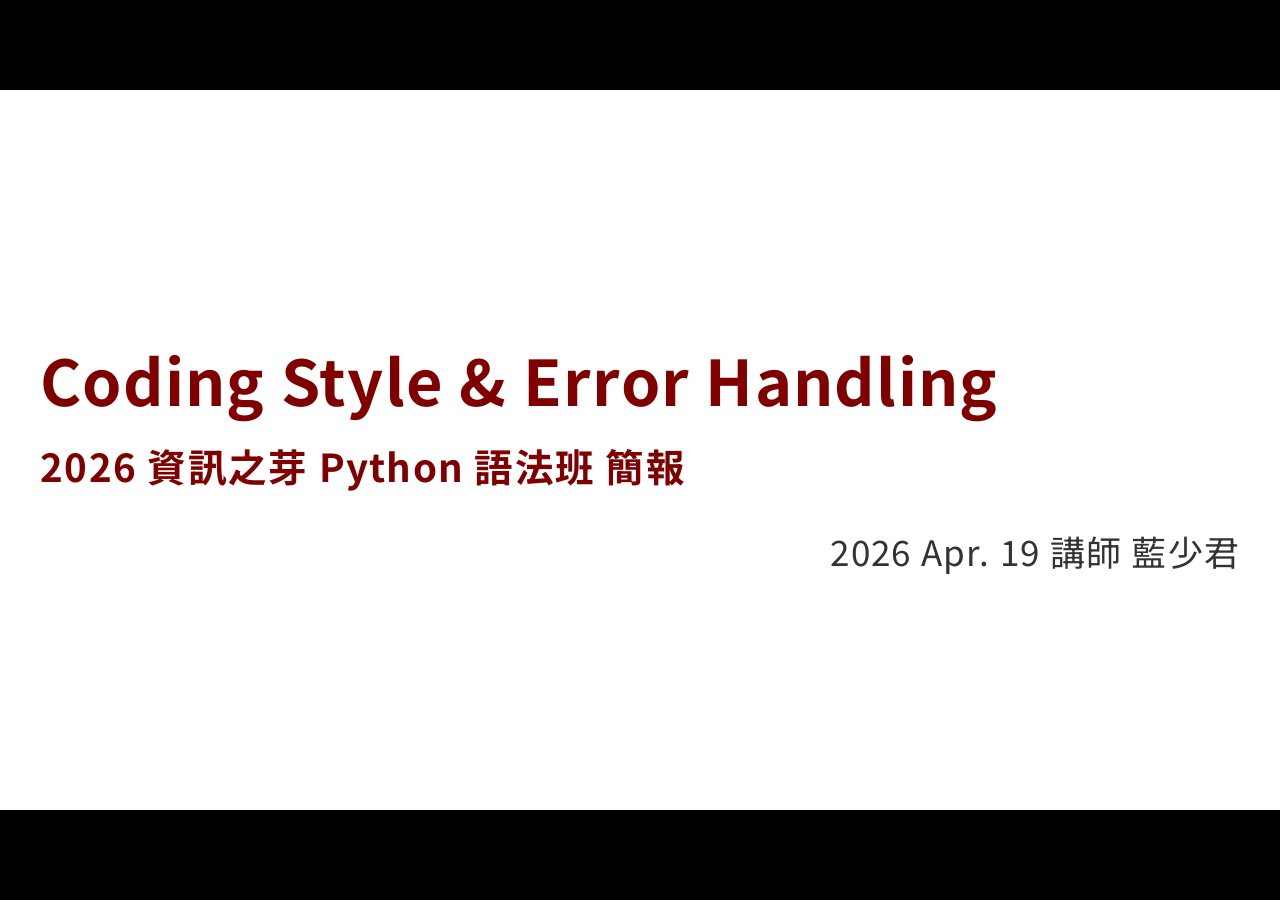
<file: cs_eh/slides/slides.html>
<!DOCTYPE html><html lang="en-US"><head><title>Coding Style \&amp; Error Handling</title><meta property="og:title" content="Coding Style \&amp; Error Handling"><meta charset="UTF-8"><meta name="viewport" content="width=device-width,height=device-height,initial-scale=1.0"><meta name="apple-mobile-web-app-capable" content="yes"><meta http-equiv="X-UA-Compatible" content="ie=edge"><meta property="og:type" content="website"><meta name="twitter:card" content="summary"><style>@media screen{body[data-bespoke-view=""] .bespoke-marp-parent>.bespoke-marp-osc>button,body[data-bespoke-view=next] .bespoke-marp-parent>.bespoke-marp-osc>button,body[data-bespoke-view=overview] button.bespoke-marp-overview-close,body[data-bespoke-view=presenter] .bespoke-marp-presenter-container .bespoke-marp-presenter-info-container .bespoke-marp-presenter-info-page-area .bespoke-marp-presenter-info-page,body[data-bespoke-view=presenter] .bespoke-marp-presenter-container .bespoke-marp-presenter-info-container button,body[data-bespoke-view=presenter] .bespoke-marp-presenter-container .bespoke-marp-presenter-note-container button{appearance:none;background-color:initial;border:0;color:inherit;cursor:pointer;font-size:inherit;opacity:.8;outline:none;padding:0;transition:opacity .2s linear;-webkit-tap-highlight-color:transparent}body[data-bespoke-view=""] .bespoke-marp-parent>.bespoke-marp-osc>button:disabled,body[data-bespoke-view=next] .bespoke-marp-parent>.bespoke-marp-osc>button:disabled,body[data-bespoke-view=overview] button.bespoke-marp-overview-close:disabled,body[data-bespoke-view=presenter] .bespoke-marp-presenter-container .bespoke-marp-presenter-info-container .bespoke-marp-presenter-info-page-area .bespoke-marp-presenter-info-page:disabled,body[data-bespoke-view=presenter] .bespoke-marp-presenter-container .bespoke-marp-presenter-info-container button:disabled,body[data-bespoke-view=presenter] .bespoke-marp-presenter-container .bespoke-marp-presenter-note-container button:disabled{cursor:not-allowed;opacity:.15!important}body[data-bespoke-view=""] .bespoke-marp-parent>.bespoke-marp-osc>button:hover,body[data-bespoke-view=next] .bespoke-marp-parent>.bespoke-marp-osc>button:hover,body[data-bespoke-view=overview] button.bespoke-marp-overview-close:hover,body[data-bespoke-view=presenter] .bespoke-marp-presenter-container .bespoke-marp-presenter-info-container .bespoke-marp-presenter-info-page-area .bespoke-marp-presenter-info-page:hover,body[data-bespoke-view=presenter] .bespoke-marp-presenter-container .bespoke-marp-presenter-info-container button:hover,body[data-bespoke-view=presenter] .bespoke-marp-presenter-container .bespoke-marp-presenter-note-container button:hover{opacity:1}body[data-bespoke-view=""] .bespoke-marp-parent>.bespoke-marp-osc>button:hover:active,body[data-bespoke-view=next] .bespoke-marp-parent>.bespoke-marp-osc>button:hover:active,body[data-bespoke-view=overview] button.bespoke-marp-overview-close:hover:active,body[data-bespoke-view=presenter] .bespoke-marp-presenter-container .bespoke-marp-presenter-info-container .bespoke-marp-presenter-info-page-area .bespoke-marp-presenter-info-page:hover:active,body[data-bespoke-view=presenter] .bespoke-marp-presenter-container .bespoke-marp-presenter-info-container button:hover:active,body[data-bespoke-view=presenter] .bespoke-marp-presenter-container .bespoke-marp-presenter-note-container button:hover:active{opacity:.6}body[data-bespoke-view=""] .bespoke-marp-parent>.bespoke-marp-osc>button:hover:not(:disabled),body[data-bespoke-view=next] .bespoke-marp-parent>.bespoke-marp-osc>button:hover:not(:disabled),body[data-bespoke-view=overview] button.bespoke-marp-overview-close:hover:not(:disabled),body[data-bespoke-view=presenter] .bespoke-marp-presenter-container .bespoke-marp-presenter-info-container .bespoke-marp-presenter-info-page-area .bespoke-marp-presenter-info-page:hover:not(:disabled),body[data-bespoke-view=presenter] .bespoke-marp-presenter-container .bespoke-marp-presenter-info-container button:hover:not(:disabled),body[data-bespoke-view=presenter] .bespoke-marp-presenter-container .bespoke-marp-presenter-note-container button:hover:not(:disabled){transition:none}body[data-bespoke-view=""] .bespoke-marp-parent>.bespoke-marp-osc>button[data-bespoke-marp-osc=prev],body[data-bespoke-view=next] .bespoke-marp-parent>.bespoke-marp-osc>button[data-bespoke-marp-osc=prev],body[data-bespoke-view=presenter] .bespoke-marp-presenter-container .bespoke-marp-presenter-info-container button.bespoke-marp-presenter-info-page-prev{background:#0000 url("[data-uri]") no-repeat 50%;background-size:contain;overflow:hidden;text-indent:100%;white-space:nowrap}body[data-bespoke-view=""] .bespoke-marp-parent>.bespoke-marp-osc>button[data-bespoke-marp-osc=next],body[data-bespoke-view=next] .bespoke-marp-parent>.bespoke-marp-osc>button[data-bespoke-marp-osc=next],body[data-bespoke-view=presenter] .bespoke-marp-presenter-container .bespoke-marp-presenter-info-container button.bespoke-marp-presenter-info-page-next{background:#0000 url("[data-uri]") no-repeat 50%;background-size:contain;overflow:hidden;text-indent:100%;white-space:nowrap}body[data-bespoke-view=""] .bespoke-marp-parent>.bespoke-marp-osc>button[data-bespoke-marp-osc=fullscreen],body[data-bespoke-view=next] .bespoke-marp-parent>.bespoke-marp-osc>button[data-bespoke-marp-osc=fullscreen]{background:#0000 url("[data-uri]") no-repeat 50%;background-size:contain;overflow:hidden;text-indent:100%;white-space:nowrap}body[data-bespoke-view=""] .bespoke-marp-parent>.bespoke-marp-osc>button.exit[data-bespoke-marp-osc=fullscreen],body[data-bespoke-view=next] .bespoke-marp-parent>.bespoke-marp-osc>button.exit[data-bespoke-marp-osc=fullscreen]{background-image:url("[data-uri]")}body[data-bespoke-view=""] .bespoke-marp-parent>.bespoke-marp-osc>button[data-bespoke-marp-osc=presenter],body[data-bespoke-view=next] .bespoke-marp-parent>.bespoke-marp-osc>button[data-bespoke-marp-osc=presenter]{background:#0000 url("[data-uri]") no-repeat 50%;background-size:contain;overflow:hidden;text-indent:100%;white-space:nowrap}body[data-bespoke-view=overview] button.bespoke-marp-overview-close,body[data-bespoke-view=presenter] .bespoke-marp-presenter-container .bespoke-marp-presenter-note-container button.bespoke-marp-presenter-note-bigger{background:#0000 url("[data-uri]") no-repeat 50%;background-size:contain;overflow:hidden;text-indent:100%;white-space:nowrap}body[data-bespoke-view=presenter] .bespoke-marp-presenter-container .bespoke-marp-presenter-note-container button.bespoke-marp-presenter-note-smaller{background:#0000 url("[data-uri]") no-repeat 50%;background-size:contain;overflow:hidden;text-indent:100%;white-space:nowrap}body[data-bespoke-view=""] .bespoke-marp-parent>.bespoke-marp-osc>button[data-bespoke-marp-osc=overview],body[data-bespoke-view=next] .bespoke-marp-parent>.bespoke-marp-osc>button[data-bespoke-marp-osc=overview]{background:#0000 url("[data-uri]") no-repeat 50%;background-size:contain;overflow:hidden;text-indent:100%;white-space:nowrap}}@keyframes __bespoke_marp_transition_reduced_outgoing__{0%{opacity:1}to{opacity:0}}@keyframes __bespoke_marp_transition_reduced_incoming__{0%{mix-blend-mode:plus-lighter;opacity:0}to{mix-blend-mode:plus-lighter;opacity:1}}.bespoke-marp-note,.bespoke-marp-osc,.bespoke-progress-parent{display:none;transition:none}@media screen{::view-transition-group(*){animation-duration:var(--marp-bespoke-transition-animation-duration,.5s);animation-timing-function:ease}::view-transition-new(*),::view-transition-old(*){animation-delay:0s;animation-direction:var(--marp-bespoke-transition-animation-direction,normal);animation-duration:var(--marp-bespoke-transition-animation-duration,.5s);animation-fill-mode:both;animation-name:var(--marp-bespoke-transition-animation-name,var(--marp-bespoke-transition-animation-name-fallback,__bespoke_marp_transition_no_animation__));mix-blend-mode:normal}::view-transition-old(*){--marp-bespoke-transition-animation-name-fallback:__bespoke_marp_transition_reduced_outgoing__;animation-timing-function:ease}::view-transition-new(*){--marp-bespoke-transition-animation-name-fallback:__bespoke_marp_transition_reduced_incoming__;animation-timing-function:ease}::view-transition-new(root),::view-transition-old(root){animation-timing-function:linear}::view-transition-new(__bespoke_marp_transition_osc__),::view-transition-old(__bespoke_marp_transition_osc__){animation-duration:0s!important;animation-name:__bespoke_marp_transition_osc__!important}::view-transition-new(__bespoke_marp_transition_osc__){opacity:0!important}.bespoke-marp-transition-warming-up::view-transition-group(*),.bespoke-marp-transition-warming-up::view-transition-new(*),.bespoke-marp-transition-warming-up::view-transition-old(*){animation-play-state:paused!important}body,html{height:100%;margin:0}body{background:#000;overflow:hidden}svg.bespoke-marp-slide{content-visibility:hidden;interactivity:inert;opacity:0;pointer-events:none;z-index:-1}svg.bespoke-marp-slide:not(.bespoke-marp-active) *{view-transition-name:none!important}svg.bespoke-marp-slide.bespoke-marp-active{content-visibility:visible;interactivity:auto;opacity:1;pointer-events:auto;z-index:0}svg.bespoke-marp-slide.bespoke-marp-active.bespoke-marp-active-ready *{animation-name:__bespoke_marp__!important}@supports not (content-visibility:hidden){svg.bespoke-marp-slide[data-bespoke-marp-load=hideable]{display:none}svg.bespoke-marp-slide[data-bespoke-marp-load=hideable].bespoke-marp-active{display:block}}}@media screen and (prefers-reduced-motion:reduce){svg.bespoke-marp-slide *{view-transition-name:none!important}}@media screen{[data-bespoke-marp-fragment=inactive]{visibility:hidden}body[data-bespoke-view=""] .bespoke-marp-parent,body[data-bespoke-view=next] .bespoke-marp-parent{inset:0;position:absolute}body[data-bespoke-view=""] .bespoke-marp-parent>.bespoke-marp-osc,body[data-bespoke-view=next] .bespoke-marp-parent>.bespoke-marp-osc{background:#000000a6;border-radius:7px;bottom:50px;color:#fff;contain:paint;display:block;font-family:Helvetica,Arial,sans-serif;font-size:16px;left:50%;line-height:0;opacity:1;padding:12px;position:absolute;touch-action:manipulation;transform:translateX(-50%);transition:opacity .2s linear;-webkit-user-select:none;user-select:none;view-transition-name:__bespoke_marp_transition_osc__;white-space:nowrap;will-change:transform;z-index:1}body[data-bespoke-view=""] .bespoke-marp-parent>.bespoke-marp-osc>:where(*),body[data-bespoke-view=next] .bespoke-marp-parent>.bespoke-marp-osc>:where(*){margin-left:6px}body[data-bespoke-view=""] .bespoke-marp-parent>.bespoke-marp-osc>:where(*):where(:first-child),body[data-bespoke-view=next] .bespoke-marp-parent>.bespoke-marp-osc>:where(*):where(:first-child){margin-left:0}body[data-bespoke-view=""] .bespoke-marp-parent>.bespoke-marp-osc>span,body[data-bespoke-view=next] .bespoke-marp-parent>.bespoke-marp-osc>span{opacity:.8}body[data-bespoke-view=""] .bespoke-marp-parent>.bespoke-marp-osc>span[data-bespoke-marp-osc=page],body[data-bespoke-view=next] .bespoke-marp-parent>.bespoke-marp-osc>span[data-bespoke-marp-osc=page]{display:inline-block;min-width:140px;text-align:center}body[data-bespoke-view=""] .bespoke-marp-parent>.bespoke-marp-osc>button[data-bespoke-marp-osc=fullscreen],body[data-bespoke-view=""] .bespoke-marp-parent>.bespoke-marp-osc>button[data-bespoke-marp-osc=next],body[data-bespoke-view=""] .bespoke-marp-parent>.bespoke-marp-osc>button[data-bespoke-marp-osc=overview],body[data-bespoke-view=""] .bespoke-marp-parent>.bespoke-marp-osc>button[data-bespoke-marp-osc=presenter],body[data-bespoke-view=""] .bespoke-marp-parent>.bespoke-marp-osc>button[data-bespoke-marp-osc=prev],body[data-bespoke-view=next] .bespoke-marp-parent>.bespoke-marp-osc>button[data-bespoke-marp-osc=fullscreen],body[data-bespoke-view=next] .bespoke-marp-parent>.bespoke-marp-osc>button[data-bespoke-marp-osc=next],body[data-bespoke-view=next] .bespoke-marp-parent>.bespoke-marp-osc>button[data-bespoke-marp-osc=overview],body[data-bespoke-view=next] .bespoke-marp-parent>.bespoke-marp-osc>button[data-bespoke-marp-osc=presenter],body[data-bespoke-view=next] .bespoke-marp-parent>.bespoke-marp-osc>button[data-bespoke-marp-osc=prev]{height:32px;line-height:32px;width:32px}body[data-bespoke-view=""] .bespoke-marp-parent.bespoke-marp-inactive,body[data-bespoke-view=next] .bespoke-marp-parent.bespoke-marp-inactive{cursor:none}body[data-bespoke-view=""] .bespoke-marp-parent.bespoke-marp-inactive>.bespoke-marp-osc,body[data-bespoke-view=next] .bespoke-marp-parent.bespoke-marp-inactive>.bespoke-marp-osc{opacity:0;pointer-events:none}body[data-bespoke-view=""] svg.bespoke-marp-slide,body[data-bespoke-view=next] svg.bespoke-marp-slide{height:100%;left:0;position:absolute;top:0;width:100%}body[data-bespoke-view=""] .bespoke-progress-parent{background:#222;display:flex;height:5px;width:100%}body[data-bespoke-view=""] .bespoke-progress-parent+:where(.bespoke-marp-parent){top:5px}body[data-bespoke-view=""] .bespoke-progress-parent .bespoke-progress-bar{background:#0288d1;flex:0 0 0;transition:flex-basis .2s cubic-bezier(0,1,1,1)}body[data-bespoke-view=next]{background:#0000}body[data-bespoke-view=presenter]{background:#161616}body[data-bespoke-view=presenter] .bespoke-marp-presenter-container{display:grid;font-family:Helvetica,Arial,sans-serif;grid-template:"current dragbar next" minmax(140px,1fr) "current dragbar note" 2fr "info    dragbar note" 3em;grid-template-columns:minmax(3px,var(--bespoke-marp-presenter-split-ratio,66%)) 0 minmax(3px,1fr);height:100%;left:0;position:absolute;top:0;width:100%}body[data-bespoke-view=presenter] .bespoke-marp-presenter-container :where(.bespoke-marp-parent){grid-area:current;overflow:hidden;position:relative}body[data-bespoke-view=presenter] .bespoke-marp-presenter-container :where(.bespoke-marp-parent) :where(svg.bespoke-marp-slide){height:calc(100% - 40px);left:20px;pointer-events:none;position:absolute;top:20px;-webkit-user-select:none;user-select:none;width:calc(100% - 40px)}body[data-bespoke-view=presenter] .bespoke-marp-presenter-container :where(.bespoke-marp-parent) :where(svg.bespoke-marp-slide).bespoke-marp-active{filter:drop-shadow(0 3px 10px rgba(0,0,0,.5))}body[data-bespoke-view=presenter] .bespoke-marp-presenter-container .bespoke-marp-presenter-dragbar-container{background:#0288d1;cursor:col-resize;grid-area:dragbar;margin-left:-3px;opacity:0;position:relative;transition:opacity .4s linear .1s;width:6px;z-index:10}body[data-bespoke-view=presenter] .bespoke-marp-presenter-container .bespoke-marp-presenter-dragbar-container:hover{opacity:1}body[data-bespoke-view=presenter] .bespoke-marp-presenter-container .bespoke-marp-presenter-dragbar-container.active{opacity:1;transition-delay:0s}body[data-bespoke-view=presenter] .bespoke-marp-presenter-container .bespoke-marp-presenter-next-container{background:#222;cursor:pointer;display:none;grid-area:next;overflow:hidden;position:relative}body[data-bespoke-view=presenter] .bespoke-marp-presenter-container .bespoke-marp-presenter-next-container.active{display:block}body[data-bespoke-view=presenter] .bespoke-marp-presenter-container .bespoke-marp-presenter-next-container iframe.bespoke-marp-presenter-next{background:#0000;border:0;display:block;filter:drop-shadow(0 3px 10px rgba(0,0,0,.5));height:calc(100% - 40px);left:20px;pointer-events:none;position:absolute;interactivity:inert;top:20px;-webkit-user-select:none;user-select:none;width:calc(100% - 40px)}body[data-bespoke-view=presenter] .bespoke-marp-presenter-container .bespoke-marp-presenter-note-container{background:#222;color:#eee;grid-area:note;position:relative;z-index:1}body[data-bespoke-view=presenter] .bespoke-marp-presenter-container .bespoke-marp-presenter-note-container button{height:1.5em;line-height:1.5em;width:1.5em}body[data-bespoke-view=presenter] .bespoke-marp-presenter-container .bespoke-marp-presenter-note-container .bespoke-marp-presenter-note-wrapper{display:block;inset:0;position:absolute}body[data-bespoke-view=presenter] .bespoke-marp-presenter-container .bespoke-marp-presenter-note-container .bespoke-marp-presenter-note-buttons{background:#000000a6;border-radius:4px;bottom:0;display:flex;gap:4px;margin:12px;opacity:0;padding:6px;pointer-events:none;position:absolute;right:0;transition:opacity .2s linear}body[data-bespoke-view=presenter] .bespoke-marp-presenter-container .bespoke-marp-presenter-note-container .bespoke-marp-presenter-note-buttons:focus-within,body[data-bespoke-view=presenter] .bespoke-marp-presenter-container .bespoke-marp-presenter-note-container .bespoke-marp-presenter-note-wrapper:focus-within+.bespoke-marp-presenter-note-buttons,body[data-bespoke-view=presenter] .bespoke-marp-presenter-container .bespoke-marp-presenter-note-container:hover .bespoke-marp-presenter-note-buttons{opacity:1;pointer-events:auto}body[data-bespoke-view=presenter] .bespoke-marp-presenter-container .bespoke-marp-presenter-note-container .bespoke-marp-note{box-sizing:border-box;font-size:calc(1.1em*var(--bespoke-marp-note-font-scale, 1));height:calc(100% - 40px);margin:20px;overflow:auto;padding-right:3px;white-space:pre-wrap;width:calc(100% - 40px);word-wrap:break-word;scrollbar-color:#eeeeee80 #0000;scrollbar-width:thin}body[data-bespoke-view=presenter] .bespoke-marp-presenter-container .bespoke-marp-presenter-note-container .bespoke-marp-note::-webkit-scrollbar{width:6px}body[data-bespoke-view=presenter] .bespoke-marp-presenter-container .bespoke-marp-presenter-note-container .bespoke-marp-note::-webkit-scrollbar-track{background:#0000}body[data-bespoke-view=presenter] .bespoke-marp-presenter-container .bespoke-marp-presenter-note-container .bespoke-marp-note::-webkit-scrollbar-thumb{background:#eeeeee80;border-radius:6px}body[data-bespoke-view=presenter] .bespoke-marp-presenter-container .bespoke-marp-presenter-note-container .bespoke-marp-note:empty{pointer-events:none}body[data-bespoke-view=presenter] .bespoke-marp-presenter-container .bespoke-marp-presenter-note-container .bespoke-marp-note.active{display:block}body[data-bespoke-view=presenter] .bespoke-marp-presenter-container .bespoke-marp-presenter-note-container .bespoke-marp-note p:first-child{margin-top:0}body[data-bespoke-view=presenter] .bespoke-marp-presenter-container .bespoke-marp-presenter-note-container .bespoke-marp-note p:last-child{margin-bottom:0}body[data-bespoke-view=presenter] .bespoke-marp-presenter-container .bespoke-marp-presenter-info-container{align-items:center;box-sizing:border-box;color:#eee;display:flex;flex-wrap:nowrap;grid-area:info;justify-content:center;overflow:hidden;padding:0 10px}body[data-bespoke-view=presenter] .bespoke-marp-presenter-container .bespoke-marp-presenter-info-container .bespoke-marp-presenter-info-page-area,body[data-bespoke-view=presenter] .bespoke-marp-presenter-container .bespoke-marp-presenter-info-container .bespoke-marp-presenter-info-time,body[data-bespoke-view=presenter] .bespoke-marp-presenter-container .bespoke-marp-presenter-info-container .bespoke-marp-presenter-info-timer{box-sizing:border-box;display:block;padding:0 10px;white-space:nowrap;width:100%}body[data-bespoke-view=presenter] .bespoke-marp-presenter-container .bespoke-marp-presenter-info-container button{height:1.5em;line-height:1.5em;width:1.5em}body[data-bespoke-view=presenter] .bespoke-marp-presenter-container .bespoke-marp-presenter-info-container .bespoke-marp-presenter-info-page-area{order:2;text-align:center}body[data-bespoke-view=presenter] .bespoke-marp-presenter-container .bespoke-marp-presenter-info-container .bespoke-marp-presenter-info-page-area .bespoke-marp-presenter-info-page{display:inline-block;min-width:120px;text-align:center}body[data-bespoke-view=presenter] .bespoke-marp-presenter-container .bespoke-marp-presenter-info-container .bespoke-marp-presenter-info-time{color:#999;order:1;text-align:left}body[data-bespoke-view=presenter] .bespoke-marp-presenter-container .bespoke-marp-presenter-info-container .bespoke-marp-presenter-info-timer{color:#999;order:3;text-align:right}body[data-bespoke-view=presenter] .bespoke-marp-presenter-container .bespoke-marp-presenter-info-container .bespoke-marp-presenter-info-timer:hover{cursor:pointer}body[data-bespoke-view=overview]{background:#161616;overflow:auto}body[data-bespoke-view=overview] [data-bespoke-marp-fragment=inactive]{visibility:visible}body[data-bespoke-view=overview] .bespoke-marp-overview-header{backdrop-filter:blur(4px);background:#222222d9;box-shadow:0 3px 10px #00000080;box-sizing:border-box;display:flex;height:48px;inset:0 0 auto;justify-content:flex-end;padding:10px;position:fixed;z-index:1}body[data-bespoke-view=overview] button.bespoke-marp-overview-close{height:28px;line-height:28px;transform:rotate(45deg);width:28px}body[data-bespoke-view=overview] .bespoke-marp-parent{display:grid;gap:40px;grid-template-columns:repeat(auto-fit,minmax(0,240px));justify-content:space-around;padding:30px}body[data-bespoke-view=overview] .bespoke-marp-parent svg.bespoke-marp-slide{--bov-selected:#0000;--bov-focus:#161616;--bov-focus-outline:#0000;background-image:conic-gradient(#161616 0 0),conic-gradient(var(--bov-focus) 0 0),conic-gradient(var(--bov-focus-outline) 0 0),conic-gradient(var(--bov-selected) 0 0);background-position:5px 5px,3px 3px,2px 2px,0 0;background-repeat:no-repeat;background-size:calc(100% - 10px) calc(100% - 10px),calc(100% - 6px) calc(100% - 6px),calc(100% - 4px) calc(100% - 4px),100% 100%;content-visibility:visible;cursor:pointer;filter:drop-shadow(0 3px 10px rgba(0,0,0,.5));margin:-6px;padding:6px;interactivity:auto;opacity:1;outline:0;pointer-events:auto;scroll-margin-block:30px;width:100%;z-index:0}body[data-bespoke-view=overview] .bespoke-marp-parent svg.bespoke-marp-slide *,body[data-bespoke-view=overview] .bespoke-marp-parent svg.bespoke-marp-slide.bespoke-marp-active *{pointer-events:none;interactivity:inert}body[data-bespoke-view=overview] .bespoke-marp-parent svg.bespoke-marp-slide:active,body[data-bespoke-view=overview] .bespoke-marp-parent svg.bespoke-marp-slide:focus-visible,body[data-bespoke-view=overview] .bespoke-marp-parent svg.bespoke-marp-slide:hover{--bov-focus-outline:#161616}body[data-bespoke-view=overview] .bespoke-marp-parent svg.bespoke-marp-slide:focus-visible,body[data-bespoke-view=overview] .bespoke-marp-parent svg.bespoke-marp-slide:hover{--bov-focus:#999}body[data-bespoke-view=overview] .bespoke-marp-parent svg.bespoke-marp-slide:active{--bov-focus:#eee}body[data-bespoke-view=overview] .bespoke-marp-parent svg.bespoke-marp-slide.bespoke-marp-active{--bov-selected:#0288d1}body[data-bespoke-view=overview]:has(.bespoke-marp-overview-header) .bespoke-marp-parent{padding-top:78px}body[data-bespoke-view=overview]:has(.bespoke-marp-overview-header) .bespoke-marp-parent svg.bespoke-marp-slide{scroll-margin-top:78px}.bespoke-marp-overview{background:#000000a6;inset:0;opacity:0;pointer-events:none;position:fixed;transition:opacity .1s ease;z-index:10}.bespoke-marp-overview iframe{background:#222;border:0;display:block;height:100%;left:0;position:absolute;top:0;width:100%}.bespoke-marp-overview[data-open="1"]{opacity:1;pointer-events:auto}}@media print{.bespoke-marp-overview,.bespoke-marp-presenter-info-container,.bespoke-marp-presenter-next-container,.bespoke-marp-presenter-note-container{display:none}}</style><style>@charset "UTF-8";@import "https://fonts.bunny.net/css?family=Lato:400,900|Roboto+Mono:400,700&display=swap";@import url('https://fonts.googleapis.com/css2?family=Noto+Sans+JP:wght@400;700&display=swap');@import url('https://fonts.googleapis.com/css2?family=Source+Code+Pro&display=swap');div#\:\$p > svg > foreignObject > section{width:1280px;height:720px;box-sizing:border-box;overflow:hidden;position:relative;scroll-snap-align:center center;-webkit-text-size-adjust:100%;text-size-adjust:100%}div#\:\$p > svg > foreignObject > section::after{bottom:0;content:attr(data-marpit-pagination);padding:inherit;pointer-events:none;position:absolute;right:0}div#\:\$p > svg > foreignObject > section:not([data-marpit-pagination])::after{display:none}div#\:\$p > svg > foreignObject > section :is(h1, marp-h1){font-size:2em;margin-block:0.67em}div#\:\$p > svg > foreignObject > section video::-webkit-media-controls{will-change:transform}@page {size:1280px 720px;margin:0}@media print{html, body{background-color:#fff;margin:0;page-break-inside:avoid;break-inside:avoid-page}div#\:\$p > svg > foreignObject > section{page-break-before:always;break-before:page}div#\:\$p > svg > foreignObject > section, div#\:\$p > svg > foreignObject > section *{-webkit-print-color-adjust:exact!important;animation-delay:0s!important;animation-duration:0s!important;color-adjust:exact!important;print-color-adjust:exact!important;transition:none!important}div#\:\$p > svg[data-marpit-svg]{display:block;height:100vh;width:100vw}}/*!
 * Marp / Marpit Gaia theme.
 *
 * @theme gaia
 * @author Yuki Hattori
 *
 * @auto-scaling true
 * @size 16:9 1280px 720px
 * @size 4:3 960px 720px
 */div#\:\$p > svg > foreignObject > section :is(pre, marp-pre) code.hljs{display:block;overflow-x:auto;padding:1em}div#\:\$p > svg > foreignObject > section code.hljs{padding:3px 5px}div#\:\$p > svg > foreignObject > section .hljs{background:#000;color:#f8f8f8}div#\:\$p > svg > foreignObject > section .hljs-comment,div#\:\$p > svg > foreignObject > section .hljs-quote{color:#aeaeae;font-style:italic}div#\:\$p > svg > foreignObject > section .hljs-keyword,div#\:\$p > svg > foreignObject > section .hljs-selector-tag,div#\:\$p > svg > foreignObject > section .hljs-type{color:#e28964}div#\:\$p > svg > foreignObject > section .hljs-string{color:#65b042}div#\:\$p > svg > foreignObject > section .hljs-subst{color:#daefa3}div#\:\$p > svg > foreignObject > section .hljs-link,div#\:\$p > svg > foreignObject > section .hljs-regexp{color:#e9c062}div#\:\$p > svg > foreignObject > section .hljs-name,div#\:\$p > svg > foreignObject > section .hljs-section,div#\:\$p > svg > foreignObject > section .hljs-tag,div#\:\$p > svg > foreignObject > section .hljs-title{color:#89bdff}div#\:\$p > svg > foreignObject > section .hljs-class .hljs-title,div#\:\$p > svg > foreignObject > section .hljs-doctag,div#\:\$p > svg > foreignObject > section .hljs-title.class_{text-decoration:underline}div#\:\$p > svg > foreignObject > section .hljs-bullet,div#\:\$p > svg > foreignObject > section .hljs-number,div#\:\$p > svg > foreignObject > section .hljs-symbol{color:#3387cc}div#\:\$p > svg > foreignObject > section .hljs-params,div#\:\$p > svg > foreignObject > section .hljs-template-variable,div#\:\$p > svg > foreignObject > section .hljs-variable{color:#3e87e3}div#\:\$p > svg > foreignObject > section .hljs-attribute{color:#cda869}div#\:\$p > svg > foreignObject > section .hljs-meta{color:#8996a8}div#\:\$p > svg > foreignObject > section .hljs-formula{background-color:#0e2231;color:#f8f8f8;font-style:italic}div#\:\$p > svg > foreignObject > section .hljs-addition{background-color:#253b22;color:#f8f8f8}div#\:\$p > svg > foreignObject > section .hljs-deletion{background-color:#420e09;color:#f8f8f8}div#\:\$p > svg > foreignObject > section .hljs-selector-class{color:#9b703f}div#\:\$p > svg > foreignObject > section .hljs-selector-id{color:#8b98ab}div#\:\$p > svg > foreignObject > section .hljs-emphasis{font-style:italic}div#\:\$p > svg > foreignObject > section .hljs-strong{font-weight:700}div#\:\$p > svg > foreignObject > section :is(h1, marp-h1),div#\:\$p > svg > foreignObject > section :is(h2, marp-h2),div#\:\$p > svg > foreignObject > section :is(h3, marp-h3),div#\:\$p > svg > foreignObject > section :is(h4, marp-h4),div#\:\$p > svg > foreignObject > section :is(h5, marp-h5),div#\:\$p > svg > foreignObject > section :is(h6, marp-h6){margin:.5em 0 0}div#\:\$p > svg > foreignObject > section :is(h1, marp-h1) strong,div#\:\$p > svg > foreignObject > section :is(h2, marp-h2) strong,div#\:\$p > svg > foreignObject > section :is(h3, marp-h3) strong,div#\:\$p > svg > foreignObject > section :is(h4, marp-h4) strong,div#\:\$p > svg > foreignObject > section :is(h5, marp-h5) strong,div#\:\$p > svg > foreignObject > section :is(h6, marp-h6) strong{font-weight:inherit}div#\:\$p > svg > foreignObject > section :is(h1, marp-h1)::part(auto-scaling),div#\:\$p > svg > foreignObject > section :is(h2, marp-h2)::part(auto-scaling),div#\:\$p > svg > foreignObject > section :is(h3, marp-h3)::part(auto-scaling),div#\:\$p > svg > foreignObject > section :is(h4, marp-h4)::part(auto-scaling),div#\:\$p > svg > foreignObject > section :is(h5, marp-h5)::part(auto-scaling),div#\:\$p > svg > foreignObject > section :is(h6, marp-h6)::part(auto-scaling){max-height:580px}div#\:\$p > svg > foreignObject > section :is(h1, marp-h1){font-size:1.8em}div#\:\$p > svg > foreignObject > section :is(h2, marp-h2){font-size:1.5em}div#\:\$p > svg > foreignObject > section :is(h3, marp-h3){font-size:1.3em}div#\:\$p > svg > foreignObject > section :is(h4, marp-h4){font-size:1.1em}div#\:\$p > svg > foreignObject > section :is(h5, marp-h5){font-size:1em}div#\:\$p > svg > foreignObject > section :is(h6, marp-h6){font-size:.9em}div#\:\$p > svg > foreignObject > section blockquote,div#\:\$p > svg > foreignObject > section p{margin:1em 0 0}div#\:\$p > svg > foreignObject > section ol>li,div#\:\$p > svg > foreignObject > section ul>li{margin:.3em 0 0}div#\:\$p > svg > foreignObject > section ol>li>p,div#\:\$p > svg > foreignObject > section ul>li>p{margin:.6em 0 0}div#\:\$p > svg > foreignObject > section code{display:inline-block;font-family:Roboto Mono,monospace;font-size:.8em;letter-spacing:0;margin:-.1em .15em;padding:.1em .2em;vertical-align:baseline}div#\:\$p > svg > foreignObject > section :is(pre, marp-pre){display:block;margin:1em 0 0;overflow:visible}div#\:\$p > svg > foreignObject > section :is(pre, marp-pre) code{box-sizing:border-box;font-size:.7em;margin:0;min-width:100%;padding:.5em}div#\:\$p > svg > foreignObject > section :is(pre, marp-pre)::part(auto-scaling){max-height:calc(580px - 1em)}div#\:\$p > svg > foreignObject > section blockquote{margin:1em 0 0;padding:0 1em;position:relative}div#\:\$p > svg > foreignObject > section blockquote:after,div#\:\$p > svg > foreignObject > section blockquote:before{content:"“";display:block;font-family:Times New Roman,serif;font-weight:700;position:absolute}div#\:\$p > svg > foreignObject > section blockquote:before{left:0;top:0}div#\:\$p > svg > foreignObject > section blockquote:after{bottom:0;right:0;transform:rotate(180deg)}div#\:\$p > svg > foreignObject > section blockquote>:first-child{margin-top:0}div#\:\$p > svg > foreignObject > section mark{background:transparent}div#\:\$p > svg > foreignObject > section table{border-collapse:collapse;border-spacing:0;margin:1em 0 0}div#\:\$p > svg > foreignObject > section table td,div#\:\$p > svg > foreignObject > section table th{border-style:solid;border-width:1px;padding:.2em .4em}div#\:\$p > svg > foreignObject > section footer,div#\:\$p > svg > foreignObject > section header,div#\:\$p > svg > foreignObject > section:after{box-sizing:border-box;font-size:66%;height:70px;line-height:50px;overflow:hidden;padding:10px 25px;position:absolute}div#\:\$p > svg > foreignObject > section:after{--marpit-root-font-size:66%}div#\:\$p > svg > foreignObject > section header{top:0}div#\:\$p > svg > foreignObject > section footer,div#\:\$p > svg > foreignObject > section header{left:0;right:0}div#\:\$p > svg > foreignObject > section footer{bottom:0}div#\:\$p > svg > foreignObject > section{--color-background:light-dark(#fff8e1, #455a64);--color-background-stripe:light-dark(
    rgba(69,90,100,.1),
    rgba(255,248,225,.1)
  );--color-foreground:light-dark(#455a64, #fff8e1);--color-dimmed:light-dark(
    #6a7a7d,
    #dad8c8
  );--color-highlight:light-dark(#0288d1, #81d4fa);background-color:var(--color-background);background-image:linear-gradient(135deg, hsla(0,0%,53%,0), hsla(0,0%,53%,.02) 50%, hsla(0,0%,100%,0) 0, hsla(0,0%,100%,.05));color:var(--color-foreground);color-scheme:light;font-family:Lato,Avenir Next,Avenir,Trebuchet MS,Segoe UI,sans-serif;font-size:35px;height:720px;letter-spacing:1.25px;line-height:1.35;overflow-wrap:break-word;padding:70px;width:1280px}div#\:\$p > svg > foreignObject > section{--marpit-root-font-size:35px}div#\:\$p > svg > foreignObject > section:after{bottom:0;font-size:80%;right:0}div#\:\$p > svg > foreignObject > section:after{--marpit-root-font-size:80%}div#\:\$p > svg > foreignObject > section a,div#\:\$p > svg > foreignObject > section mark{color:var(--color-highlight)}div#\:\$p > svg > foreignObject > section code{background:var(--color-dimmed);color:var(--color-background)}div#\:\$p > svg > foreignObject > section :is(h1, marp-h1) strong,div#\:\$p > svg > foreignObject > section :is(h2, marp-h2) strong,div#\:\$p > svg > foreignObject > section :is(h3, marp-h3) strong,div#\:\$p > svg > foreignObject > section :is(h4, marp-h4) strong,div#\:\$p > svg > foreignObject > section :is(h5, marp-h5) strong,div#\:\$p > svg > foreignObject > section :is(h6, marp-h6) strong{color:var(--color-highlight)}div#\:\$p > svg > foreignObject > section :is(pre, marp-pre){background:var(--color-foreground)}div#\:\$p > svg > foreignObject > section :is(pre, marp-pre)>code{background:transparent}div#\:\$p > svg > foreignObject > section blockquote:after,div#\:\$p > svg > foreignObject > section blockquote:before,div#\:\$p > svg > foreignObject > section footer,div#\:\$p > svg > foreignObject > section header,div#\:\$p > svg > foreignObject > section section:after{color:var(--color-dimmed)}div#\:\$p > svg > foreignObject > section table td,div#\:\$p > svg > foreignObject > section table th{border-color:var(--color-foreground)}div#\:\$p > svg > foreignObject > section table thead th{background:var(--color-foreground);color:var(--color-background)}div#\:\$p > svg > foreignObject > section table tbody>tr:nth-child(odd) td,div#\:\$p > svg > foreignObject > section table tbody>tr:nth-child(odd) th{background:var(--color-background-stripe, transparent)}div#\:\$p > svg > foreignObject > section>:first-child,div#\:\$p > svg > foreignObject > section>header:first-child+*{margin-top:0}div#\:\$p > svg > foreignObject > section:where(.invert){color-scheme:dark}div#\:\$p > svg > foreignObject > section:where(.gaia){--color-background:#0288d1;--color-background-stripe:rgba(255,248,225,.1);--color-foreground:#fff8e1;--color-dimmed:#cce2de;--color-highlight:#81d4fa;}div#\:\$p > svg > foreignObject > section:where(.lead){align-items:stretch;flex-flow:column nowrap;place-content:safe center center}div#\:\$p > svg > foreignObject > section:where(.lead) :is(h1, marp-h1),div#\:\$p > svg > foreignObject > section:where(.lead) :is(h2, marp-h2),div#\:\$p > svg > foreignObject > section:where(.lead) :is(h3, marp-h3),div#\:\$p > svg > foreignObject > section:where(.lead) :is(h4, marp-h4),div#\:\$p > svg > foreignObject > section:where(.lead) :is(h5, marp-h5),div#\:\$p > svg > foreignObject > section:where(.lead) :is(h6, marp-h6){text-align:center}div#\:\$p > svg > foreignObject > section:where(.lead) p{text-align:center}div#\:\$p > svg > foreignObject > section:where(.lead) blockquote>:is(h1, marp-h1),div#\:\$p > svg > foreignObject > section:where(.lead) blockquote>:is(h2, marp-h2),div#\:\$p > svg > foreignObject > section:where(.lead) blockquote>:is(h3, marp-h3),div#\:\$p > svg > foreignObject > section:where(.lead) blockquote>:is(h4, marp-h4),div#\:\$p > svg > foreignObject > section:where(.lead) blockquote>:is(h5, marp-h5),div#\:\$p > svg > foreignObject > section:where(.lead) blockquote>:is(h6, marp-h6),div#\:\$p > svg > foreignObject > section:where(.lead) blockquote>p{text-align:left}div#\:\$p > svg > foreignObject > section:where(.lead) ol>li>p,div#\:\$p > svg > foreignObject > section:where(.lead) ul>li>p{text-align:left}div#\:\$p > svg > foreignObject > section:where(.lead) table{margin-left:auto;margin-right:auto}div#\:\$p > svg > foreignObject > :where(section){container-type:size}div#\:\$p > svg > foreignObject > section img[data-marp-twemoji]{background:transparent;height:1em;margin:0 .05em 0 .1em;vertical-align:-.1em;width:1em}div#\:\$p > svg > foreignObject > :where(section):not([\20 root]){--color-background: #fff;--color-foreground: #333;--color-highlight: #800000;}div#\:\$p > svg > foreignObject > section{background-image:none;font-family:'Noto Sans JP', sans-serif;padding-top:80px;padding-left:40px;padding-right:40px}div#\:\$p > svg > foreignObject > section::after{font-weight:700;content:attr(data-marpit-pagination) '/' attr(data-marpit-pagination-total)}div#\:\$p > svg > foreignObject > section ul ul{font-size:0.9em}div#\:\$p > svg > foreignObject > section.lead :is(h1, marp-h1){color:#800000;text-align:left}div#\:\$p > svg > foreignObject > section.lead :is(h1, marp-h1) strong{-webkit-text-stroke:1px #800000}div#\:\$p > svg > foreignObject > section.lead :is(h2, marp-h2){color:#800000;text-align:left}div#\:\$p > svg > foreignObject > section.lead :is(h2, marp-h2) strong{-webkit-text-stroke:1px #800000}div#\:\$p > svg > foreignObject > section.lead :is(h3, marp-h3){color:#800000;text-align:left}div#\:\$p > svg > foreignObject > section.lead :is(h3, marp-h3) strong{-webkit-text-stroke:1px #800000}div#\:\$p > svg > foreignObject > section.lead :is(h4, marp-h4){color:#800000;text-align:left}div#\:\$p > svg > foreignObject > section.lead :is(h4, marp-h4) strong{-webkit-text-stroke:1px #800000}div#\:\$p > svg > foreignObject > section.lead :is(h5, marp-h5){color:#800000;text-align:left}div#\:\$p > svg > foreignObject > section.lead :is(h5, marp-h5) strong{-webkit-text-stroke:1px #800000}div#\:\$p > svg > foreignObject > section.lead p{text-align:right}div#\:\$p > svg > foreignObject > section header{background-color:#800000;color:#fff;font-size:1em;font-weight:700}div#\:\$p > svg > foreignObject > section blockquote{max-width:90%;border-top:0.1em dashed #555;font-size:60%;position:absolute;bottom:20px}div#\:\$p > svg > foreignObject > section blockquote::before{content:""}div#\:\$p > svg > foreignObject > section blockquote::after{content:""}div#\:\$p > svg > foreignObject > section img[alt~="center"]{display:block;margin:0 auto}div#\:\$p > svg > foreignObject > section code{font-family:'Source Code Pro', monospace;background-color:transparent;color:#ff4d4d;position:relative;top:-2px;padding:0 4px}div#\:\$p > svg > foreignObject > section :is(pre, marp-pre){border-radius:.5em;line-height:1.6}div#\:\$p > svg > foreignObject > section :is(pre, marp-pre) code{color:white;top:0;margin-left:8px}div#\:\$p > svg > foreignObject > section[data-marpit-scope-TWvVivn1] :is(h4, marp-h4){text-align:center}div#\:\$p > svg > foreignObject > section[data-marpit-advanced-background="background"]{columns:initial!important;display:block!important;padding:0!important}div#\:\$p > svg > foreignObject > section[data-marpit-advanced-background="background"]::before, div#\:\$p > svg > foreignObject > section[data-marpit-advanced-background="background"]::after, div#\:\$p > svg > foreignObject > section[data-marpit-advanced-background="content"]::before, div#\:\$p > svg > foreignObject > section[data-marpit-advanced-background="content"]::after{display:none!important}div#\:\$p > svg > foreignObject > section[data-marpit-advanced-background="background"] > div[data-marpit-advanced-background-container]{all:initial;display:flex;flex-direction:row;height:100%;overflow:hidden;width:100%}div#\:\$p > svg > foreignObject > section[data-marpit-advanced-background="background"] > div[data-marpit-advanced-background-container][data-marpit-advanced-background-direction="vertical"]{flex-direction:column}div#\:\$p > svg > foreignObject > section[data-marpit-advanced-background="background"][data-marpit-advanced-background-split] > div[data-marpit-advanced-background-container]{width:var(--marpit-advanced-background-split, 50%)}div#\:\$p > svg > foreignObject > section[data-marpit-advanced-background="background"][data-marpit-advanced-background-split="right"] > div[data-marpit-advanced-background-container]{margin-left:calc(100% - var(--marpit-advanced-background-split, 50%))}div#\:\$p > svg > foreignObject > section[data-marpit-advanced-background="background"] > div[data-marpit-advanced-background-container] > figure{all:initial;background-position:center;background-repeat:no-repeat;background-size:cover;flex:auto;margin:0}div#\:\$p > svg > foreignObject > section[data-marpit-advanced-background="background"] > div[data-marpit-advanced-background-container] > figure > figcaption{position:absolute;border:0;clip:rect(0, 0, 0, 0);height:1px;margin:-1px;overflow:hidden;padding:0;white-space:nowrap;width:1px}div#\:\$p > svg > foreignObject > section[data-marpit-advanced-background="content"], div#\:\$p > svg > foreignObject > section[data-marpit-advanced-background="pseudo"]{background:transparent!important}div#\:\$p > svg > foreignObject > section[data-marpit-advanced-background="pseudo"], div#\:\$p > svg[data-marpit-svg] > foreignObject[data-marpit-advanced-background="pseudo"]{pointer-events:none!important}div#\:\$p > svg > foreignObject > section[data-marpit-advanced-background-split]{width:100%;height:100%}
</style></head><body><div class="bespoke-marp-osc"><button data-bespoke-marp-osc="prev" tabindex="-1" title="Previous slide">Previous slide</button><span data-bespoke-marp-osc="page"></span><button data-bespoke-marp-osc="next" tabindex="-1" title="Next slide">Next slide</button><button data-bespoke-marp-osc="fullscreen" tabindex="-1" title="Toggle fullscreen (f)">Toggle fullscreen</button><button data-bespoke-marp-osc="overview" tabindex="-1" title="Toggle overview view (o)">Toggle overview view</button><button data-bespoke-marp-osc="presenter" tabindex="-1" title="Open presenter view (p)">Open presenter view</button></div><div id=":$p"><svg data-marpit-svg="" viewBox="0 0 1280 720"><foreignObject width="1280" height="720"><section id="1" data-class="lead" data-theme="custom-academic" lang="en-US" class="lead" style="--class:lead;--theme:custom-academic;">
<h1 id="coding-style--error-handling">Coding Style &amp; Error Handling</h1>
<h4 id="2026-%E8%B3%87%E8%A8%8A%E4%B9%8B%E8%8A%BD-python-%E8%AA%9E%E6%B3%95%E7%8F%AD-%E7%B0%A1%E5%A0%B1">2026 資訊之芽 Python 語法班 簡報</h4>
<p>2026 Apr. 19 講師 藍少君</p>
</section>
</foreignObject></svg><svg data-marpit-svg="" viewBox="0 0 1280 720"><foreignObject width="1280" height="720"><section id="2" data-marpit-scope-TWvVivn1="" data-paginate="true" data-theme="custom-academic" lang="en-US" data-marpit-pagination="2" style="--paginate:true;--theme:custom-academic;" data-marpit-pagination-total="63">
<h2 id="slido">Slido</h2>

<p><img src="./images/slido_qrcode.png" alt="slido qrcode center" style="width:380px;" /></p>
<h4 id="sproutpy2026"><a href="https://app.sli.do/event/u7V4ire4EVsBtRVLJn1B2x">#sproutpy2026</a></h4>
</section>
</foreignObject></svg><svg data-marpit-svg="" viewBox="0 0 1280 720"><foreignObject width="1280" height="720"><section id="3" data-paginate="true" data-class="lead" data-theme="custom-academic" lang="en-US" class="lead" data-marpit-pagination="3" style="--paginate:true;--class:lead;--theme:custom-academic;" data-marpit-pagination-total="63">
<h1 id="coding-style">Coding Style</h1>
<h4 id="%E5%A6%82%E4%BD%95%E5%AF%AB%E5%A5%BD%E7%9C%8B%E7%9A%84%E7%A8%8B%E5%BC%8F">如何寫好看的程式</h4>
<p>「程式碼被閱讀的次數，遠多於被撰寫的次數」</p>
</section>
</foreignObject></svg><svg data-marpit-svg="" viewBox="0 0 1280 720"><foreignObject width="1280" height="720"><section id="4" data-paginate="true" data-theme="custom-academic" lang="en-US" data-marpit-pagination="4" style="--paginate:true;--theme:custom-academic;" data-marpit-pagination-total="63">
<h2 id="%E9%8C%AF%E8%AA%A4%E7%A4%BA%E7%AF%84">錯誤示範</h2>
<p>很糟的 coding style 會帶來的問題：</p>
<pre is="marp-pre" data-auto-scaling="downscale-only"><code class="language-py">v=<span class="hljs-built_in">int</span>(<span class="hljs-built_in">input</span>());V=[<span class="hljs-number">0</span>]*v;A=[[<span class="hljs-number">0</span>]*<span class="hljs-number">3</span><span class="hljs-keyword">for</span> _ <span class="hljs-keyword">in</span> <span class="hljs-built_in">range</span>(v)]
<span class="hljs-keyword">for</span> _ <span class="hljs-keyword">in</span> <span class="hljs-built_in">range</span>(v):x,a,b,c=<span class="hljs-built_in">map</span>(<span class="hljs-built_in">int</span>,<span class="hljs-built_in">input</span>().split());A[x][<span class="hljs-number">0</span>]=a;A[x][<span class="hljs-number">1</span>]=b;A[x][<span class="hljs-number">2</span>]=c
<span class="hljs-keyword">def</span> <span class="hljs-title function_">t</span>(<span class="hljs-params">n</span>):V[n]=<span class="hljs-number">1</span>;[t(A[n][i])<span class="hljs-keyword">for</span> i <span class="hljs-keyword">in</span> <span class="hljs-built_in">range</span>(<span class="hljs-number">3</span>)<span class="hljs-keyword">if</span> <span class="hljs-keyword">not</span> V[A[n][i]]]
t(<span class="hljs-number">0</span>)
<span class="hljs-built_in">print</span>(<span class="hljs-string">&quot;True&quot;</span><span class="hljs-keyword">if</span> <span class="hljs-built_in">sum</span>(V)==v <span class="hljs-keyword">else</span><span class="hljs-string">&quot;False&quot;</span>)
</code></pre>
</section>
</foreignObject></svg><svg data-marpit-svg="" viewBox="0 0 1280 720"><foreignObject width="1280" height="720"><section id="5" data-paginate="true" data-theme="custom-academic" lang="en-US" data-marpit-pagination="5" style="--paginate:true;--theme:custom-academic;" data-marpit-pagination-total="63">
<h2 id="%E5%A6%82%E4%BD%95%E6%94%B9%E9%80%B2">如何改進</h2>
<ul>
<li>錯誤示範的問題：
<ul>
<li>排版</li>
<li>變數命名</li>
</ul>
</li>
<li>如何解決：
<ul>
<li>寫好看一點 (?)</li>
<li><a href="https://peps.python.org/pep-0008/">PEP 8 - Style Guide for Python Code</a></li>
</ul>
</li>
</ul>
</section>
</foreignObject></svg><svg data-marpit-svg="" viewBox="0 0 1280 720"><foreignObject width="1280" height="720"><section id="6" data-paginate="true" data-theme="custom-academic" lang="en-US" data-marpit-pagination="6" style="--paginate:true;--theme:custom-academic;" data-marpit-pagination-total="63">
<h2 id="%E5%9F%BA%E7%A4%8E%E6%8E%92%E7%89%88-1">基礎排版 (1)</h2>
<p><em>我在看大家 1! 作業的時候，發現大家不太會排版 QQ</em></p>
<p>適當<strong>使用空格(在運算符號前後)</strong>，讓程式看起來不會這麼緊湊。</p>
<pre is="marp-pre" data-auto-scaling="downscale-only"><code class="language-py">a = <span class="hljs-number">1</span>
b = a * a
</code></pre>
<pre is="marp-pre" data-auto-scaling="downscale-only"><code class="language-py">a=<span class="hljs-number">1</span>
b=a*a
</code></pre>
</section>
</foreignObject></svg><svg data-marpit-svg="" viewBox="0 0 1280 720"><foreignObject width="1280" height="720"><section id="7" data-paginate="true" data-theme="custom-academic" lang="en-US" data-marpit-pagination="7" style="--paginate:true;--theme:custom-academic;" data-marpit-pagination-total="63">
<h2 id="%E5%9F%BA%E7%A4%8E%E6%8E%92%E7%89%88-2">基礎排版 (2)</h2>
<p>適時的<strong>加入空行</strong>，分開程式碼的不同段落。</p>
<pre is="marp-pre" data-auto-scaling="downscale-only"><code class="language-py">n, m = <span class="hljs-built_in">map</span>(<span class="hljs-built_in">int</span>, <span class="hljs-built_in">input</span>().split())
mat = [<span class="hljs-built_in">list</span>(<span class="hljs-built_in">map</span>(<span class="hljs-built_in">int</span>, <span class="hljs-built_in">input</span>().split())) <span class="hljs-keyword">for</span> _ <span class="hljs-keyword">in</span> <span class="hljs-built_in">range</span>(n)]

<span class="hljs-keyword">for</span> i <span class="hljs-keyword">in</span> <span class="hljs-built_in">range</span>(n):
    <span class="hljs-keyword">for</span> j <span class="hljs-keyword">in</span> <span class="hljs-built_in">range</span>(m):
        <span class="hljs-built_in">print</span>(mat[i][j], end=<span class="hljs-string">&quot; &quot;</span>)
    <span class="hljs-built_in">print</span>()
</code></pre>
<blockquote>
<p>可以從視覺上知道，這兩段程式碼可以分開理解、邏輯獨立。</p>
</blockquote>
</section>
</foreignObject></svg><svg data-marpit-svg="" viewBox="0 0 1280 720"><foreignObject width="1280" height="720"><section id="8" data-paginate="true" data-theme="custom-academic" lang="en-US" data-marpit-pagination="8" style="--paginate:true;--theme:custom-academic;" data-marpit-pagination-total="63">
<h2 id="pep8-%E6%98%AF%E4%BB%80%E9%BA%BC">PEP8 是什麼？</h2>
<ul>
<li>針對 coding style，大方向是希望<strong>程式碼清晰易讀</strong>。</li>
<li>除此之外，某些固定的寫法，能夠<strong>給閱讀者更多資訊，理解這段程式</strong>。</li>
<li>我們要避免大家都有共識很糟的寫法，也要維持一致的<strong>習慣</strong>，<strong>沒有絕對的對錯</strong>，僅是希望同一份專案的程式碼能有<strong>一致的程式風格</strong>。</li>
<li>在一些大型專案中，針對 coding style 會定義自己的<strong>習俗</strong>，一般來說我們要<strong>入境隨俗</strong>。</li>
<li>針對 python 的程式，<strong>python 官方有希望大家遵守的習俗</strong>，<strong>放在 PEP8</strong> 這份提案文件裡面。</li>
</ul>
</section>
</foreignObject></svg><svg data-marpit-svg="" viewBox="0 0 1280 720"><foreignObject width="1280" height="720"><section id="9" data-paginate="true" data-theme="custom-academic" lang="en-US" data-marpit-pagination="9" style="--paginate:true;--theme:custom-academic;" data-marpit-pagination-total="63">
<h2 id="pep8-%E6%8E%A8%E8%96%A6%E6%8E%92%E7%89%88-1">PEP8 推薦排版 (1)</h2>
<p>一律使用<strong>四個空格作為縮排</strong>。</p>
<pre is="marp-pre" data-auto-scaling="downscale-only"><code class="language-py"><span class="hljs-keyword">def</span> <span class="hljs-title function_">foo</span>():
    <span class="hljs-built_in">print</span>(<span class="hljs-string">&quot;foo&quot;</span>) <span class="hljs-comment"># 4 spacs, good</span>
</code></pre>
<pre is="marp-pre" data-auto-scaling="downscale-only"><code class="language-py"><span class="hljs-keyword">def</span> <span class="hljs-title function_">foo</span>():
        <span class="hljs-built_in">print</span>(<span class="hljs-string">&quot;foo&quot;</span>) <span class="hljs-comment"># 8 spaces, bad</span>

<span class="hljs-keyword">def</span> <span class="hljs-title function_">foo</span>():
  <span class="hljs-built_in">print</span>(<span class="hljs-string">&quot;foo&quot;</span>) <span class="hljs-comment"># 2 spaces, bad</span>
</code></pre>
</section>
</foreignObject></svg><svg data-marpit-svg="" viewBox="0 0 1280 720"><foreignObject width="1280" height="720"><section id="10" data-paginate="true" data-theme="custom-academic" lang="en-US" data-marpit-pagination="10" style="--paginate:true;--theme:custom-academic;" data-marpit-pagination-total="63">
<h2 id="pep8-%E6%8E%A8%E8%96%A6%E6%8E%92%E7%89%88-2">PEP8 推薦排版 (2)</h2>
<p><strong>不</strong>建議將<strong>多行語句寫在同一行</strong>。</p>
<pre is="marp-pre" data-auto-scaling="downscale-only"><code class="language-py"><span class="hljs-keyword">while</span> one == <span class="hljs-number">1</span>: <span class="hljs-comment"># good</span>
    <span class="hljs-built_in">print</span>(<span class="hljs-string">&quot;Hello&quot;</span>)
    one = <span class="hljs-number">0</span>
</code></pre>
<pre is="marp-pre" data-auto-scaling="downscale-only"><code class="language-py"><span class="hljs-keyword">while</span> one == <span class="hljs-number">1</span>: <span class="hljs-built_in">print</span>(<span class="hljs-string">&quot;Hello&quot;</span>); one = <span class="hljs-number">0</span> <span class="hljs-comment"># bad</span>
</code></pre>
</section>
</foreignObject></svg><svg data-marpit-svg="" viewBox="0 0 1280 720"><foreignObject width="1280" height="720"><section id="11" data-paginate="true" data-theme="custom-academic" lang="en-US" data-marpit-pagination="11" style="--paginate:true;--theme:custom-academic;" data-marpit-pagination-total="63">
<h2 id="pep8-%E6%8E%A8%E8%96%A6%E6%8E%92%E7%89%88-3">PEP8 推薦排版 (3)</h2>
<ul>
<li>在 assignment (<code>=</code>)、augmented assignments (<code>+=</code>、<code>-=</code>、<code>*=</code>)、comparisons (<code>&gt;</code>、<code>&lt;</code>、<code>&gt;=</code>、<code>&lt;=</code>、<code>==</code>、<code>is</code>、<code>in</code>)、boolean operations (<code>and</code>、<code>or</code>、<code>not</code>) 的周圍加上空白。</li>
<li>在四則運算的式子中，在優先級最低的運算符周圍加上空白。</li>
</ul>
<pre is="marp-pre" data-auto-scaling="downscale-only"><code class="language-py">a = <span class="hljs-number">1</span>
b += <span class="hljs-number">1</span>
<span class="hljs-keyword">if</span> b &gt; a <span class="hljs-keyword">and</span> c == <span class="hljs-number">1</span>:
    c = a*b + d
</code></pre>
</section>
</foreignObject></svg><svg data-marpit-svg="" viewBox="0 0 1280 720"><foreignObject width="1280" height="720"><section id="12" data-paginate="true" data-theme="custom-academic" lang="en-US" data-marpit-pagination="12" style="--paginate:true;--theme:custom-academic;" data-marpit-pagination-total="63">
<h2 id="%E8%AE%8A%E6%95%B8%E5%91%BD%E5%90%8D">變數命名</h2>
<p>使用<strong>有意義的變數名稱</strong>，能有效幫助閱讀程式碼的人理解程式。</p>
<p>錯誤示範：</p>
<pre is="marp-pre" data-auto-scaling="downscale-only"><code class="language-py">a = <span class="hljs-string">&quot;Alice&quot;</span>
b = {
    <span class="hljs-string">&quot;Alice&quot;</span>: [<span class="hljs-string">&quot;banana&quot;</span>, <span class="hljs-string">&quot;apple&quot;</span>],
    <span class="hljs-string">&quot;Bob&quot;</span>: [<span class="hljs-string">&quot;juice&quot;</span>]
}
<span class="hljs-built_in">print</span>(b[a])
</code></pre>
</section>
</foreignObject></svg><svg data-marpit-svg="" viewBox="0 0 1280 720"><foreignObject width="1280" height="720"><section id="13" data-paginate="true" data-theme="custom-academic" lang="en-US" data-marpit-pagination="13" style="--paginate:true;--theme:custom-academic;" data-marpit-pagination-total="63">
<p>正確示範：</p>
<pre is="marp-pre" data-auto-scaling="downscale-only"><code class="language-py">username = <span class="hljs-string">&quot;Alice&quot;</span>
shopping_carts = {
    <span class="hljs-string">&quot;Alice&quot;</span>: [<span class="hljs-string">&quot;banana&quot;</span>, <span class="hljs-string">&quot;apple&quot;</span>],
    <span class="hljs-string">&quot;Bob&quot;</span>: [<span class="hljs-string">&quot;juice&quot;</span>]
}
<span class="hljs-built_in">print</span>(shopping_carts[username])
</code></pre>
</section>
</foreignObject></svg><svg data-marpit-svg="" viewBox="0 0 1280 720"><foreignObject width="1280" height="720"><section id="14" data-paginate="true" data-theme="custom-academic" lang="en-US" data-marpit-pagination="14" style="--paginate:true;--theme:custom-academic;" data-marpit-pagination-total="63">
<h2 id="pep8-%E6%8E%A8%E8%96%A6%E8%AE%8A%E6%95%B8%E5%91%BD%E5%90%8D-1">PEP8 推薦變數命名 (1)</h2>
<ul>
<li>常數(不想變動的固定值)全大寫配合底線。</li>
<li>變數、函數、檔名用底線。</li>
<li>類別名用駝峰。</li>
</ul>
<pre is="marp-pre" data-auto-scaling="downscale-only"><code class="language-py">MAX_NR_PEOPLE = <span class="hljs-number">4096</span>

current_state = IDLE

rows, cols = <span class="hljs-built_in">map</span>(<span class="hljs-built_in">int</span>, <span class="hljs-built_in">input</span>().split())
</code></pre>
</section>
</foreignObject></svg><svg data-marpit-svg="" viewBox="0 0 1280 720"><foreignObject width="1280" height="720"><section id="15" data-paginate="true" data-theme="custom-academic" lang="en-US" data-marpit-pagination="15" style="--paginate:true;--theme:custom-academic;" data-marpit-pagination-total="63">
<pre is="marp-pre" data-auto-scaling="downscale-only"><code class="language-py"><span class="hljs-keyword">def</span> <span class="hljs-title function_">get_index</span>(<span class="hljs-params">arr: <span class="hljs-built_in">list</span>[<span class="hljs-built_in">int</span>], key: <span class="hljs-built_in">int</span></span>) -&gt; <span class="hljs-built_in">int</span>:
    <span class="hljs-keyword">pass</span>
</code></pre>
<pre is="marp-pre" data-auto-scaling="downscale-only"><code class="language-py"><span class="hljs-keyword">class</span> <span class="hljs-title class_">SuperMario</span>:
    <span class="hljs-keyword">def</span> <span class="hljs-title function_">__init__</span>(<span class="hljs-params">self</span>):
        <span class="hljs-keyword">pass</span>
</code></pre>
</section>
</foreignObject></svg><svg data-marpit-svg="" viewBox="0 0 1280 720"><foreignObject width="1280" height="720"><section id="16" data-paginate="true" data-theme="custom-academic" lang="en-US" data-marpit-pagination="16" style="--paginate:true;--theme:custom-academic;" data-marpit-pagination-total="63">
<h2 id="pep8-%E6%8E%A8%E8%96%A6%E8%AE%8A%E6%95%B8%E5%91%BD%E5%90%8D-2">PEP8 推薦變數命名 (2)</h2>
<ul>
<li>避免關鍵字衝突，可以在後面補一個底線。</li>
<li>表示內部函式而非 API，可以在前面補一個底線。</li>
</ul>
<pre is="marp-pre" data-auto-scaling="downscale-only"><code class="language-py"><span class="hljs-keyword">class</span> <span class="hljs-title class_">Pokemon</span>:
    <span class="hljs-keyword">def</span> <span class="hljs-title function_">__self__</span>(<span class="hljs-params">self, name, type_: <span class="hljs-built_in">str</span>, owner: <span class="hljs-built_in">str</span></span>):
        <span class="hljs-variable language_">self</span>.name = name
        <span class="hljs-variable language_">self</span>.<span class="hljs-built_in">type</span> = type_
        <span class="hljs-variable language_">self</span>._owner = owner
</code></pre>
</section>
</foreignObject></svg><svg data-marpit-svg="" viewBox="0 0 1280 720"><foreignObject width="1280" height="720"><section id="17" data-paginate="true" data-theme="custom-academic" lang="en-US" data-marpit-pagination="17" style="--paginate:true;--theme:custom-academic;" data-marpit-pagination-total="63">
<h2 id="%E5%85%B6%E4%BB%96%E6%8E%A8%E8%96%A6%E8%AE%8A%E6%95%B8%E5%91%BD%E5%90%8D">其他推薦變數命名</h2>
<p>更具體的命名策略(reference: <a href="https://drive.google.com/file/d/121tBmK85xCnaTj0dmD0PpVSKoIoMbW8W/view?usp=drive_link">前年講師的簡報</a>)：</p>
<ul>
<li>用 <code>is_xxx</code> 來命名布林值/回傳布林值的函式。</li>
<li>用動詞來為 function 命名。</li>
</ul>
<pre is="marp-pre" data-auto-scaling="downscale-only"><code class="language-py"><span class="hljs-keyword">def</span> <span class="hljs-title function_">is_done</span>() -&gt; <span class="hljs-built_in">bool</span>:
    <span class="hljs-keyword">return</span> done_flag == <span class="hljs-number">1</span>

<span class="hljs-keyword">def</span> <span class="hljs-title function_">get_container</span>(<span class="hljs-params">obj</span>):
    <span class="hljs-keyword">return</span> obj.parent
</code></pre>
</section>
</foreignObject></svg><svg data-marpit-svg="" viewBox="0 0 1280 720"><foreignObject width="1280" height="720"><section id="18" data-paginate="true" data-theme="custom-academic" lang="en-US" data-marpit-pagination="18" style="--paginate:true;--theme:custom-academic;" data-marpit-pagination-total="63">
<h2 id="%E7%B0%A1%E5%8C%96%E7%A8%8B%E5%BC%8F-1">簡化程式 (1)</h2>
<p>善用 function、class 將程式<strong>模組化</strong>，避免撰寫冗餘的程式。</p>
<pre is="marp-pre" data-auto-scaling="downscale-only"><code class="language-py"><span class="hljs-built_in">print</span>(<span class="hljs-string">&quot;[Error] You should not reach this line&quot;</span>)
<span class="hljs-built_in">print</span>(<span class="hljs-string">&quot;[Error] You accessed private resource&quot;</span>)
</code></pre>
<pre is="marp-pre" data-auto-scaling="downscale-only"><code class="language-py"><span class="hljs-keyword">def</span> <span class="hljs-title function_">print_error</span>(<span class="hljs-params">*args, **kargs</span>):
    <span class="hljs-built_in">print</span>(<span class="hljs-string">&quot;[Error]&quot;</span>, *args, **kargs)

print_error(<span class="hljs-string">&quot;You should not reach this line&quot;</span>)
print_error(<span class="hljs-string">&quot;You accessed private resource&quot;</span>)
</code></pre>
</section>
</foreignObject></svg><svg data-marpit-svg="" viewBox="0 0 1280 720"><foreignObject width="1280" height="720"><section id="19" data-paginate="true" data-theme="custom-academic" lang="en-US" data-marpit-pagination="19" style="--paginate:true;--theme:custom-academic;" data-marpit-pagination-total="63">
<pre is="marp-pre" data-auto-scaling="downscale-only"><code class="language-py">people_id = [<span class="hljs-number">3</span>, <span class="hljs-number">5</span>, <span class="hljs-number">2</span>]
people_name = [<span class="hljs-string">&quot;Jane&quot;</span>, <span class="hljs-string">&quot;Alice&quot;</span>, <span class="hljs-string">&quot;Kimu&quot;</span>]
</code></pre>
<pre is="marp-pre" data-auto-scaling="downscale-only"><code class="language-py"><span class="hljs-keyword">class</span> <span class="hljs-title class_">Person</span>:
    <span class="hljs-keyword">def</span> <span class="hljs-title function_">__init__</span>(<span class="hljs-params">self, id_, name</span>):
        <span class="hljs-variable language_">self</span>.<span class="hljs-built_in">id</span> = id_
        <span class="hljs-variable language_">self</span>.name = name

people = [
    Person(<span class="hljs-number">3</span>, <span class="hljs-string">&quot;Jane&quot;</span>), Person(<span class="hljs-number">5</span>, <span class="hljs-string">&quot;Alice&quot;</span>), Person(<span class="hljs-number">2</span>, <span class="hljs-string">&quot;Kimu&quot;</span>)
]
</code></pre>
</section>
</foreignObject></svg><svg data-marpit-svg="" viewBox="0 0 1280 720"><foreignObject width="1280" height="720"><section id="20" data-paginate="true" data-theme="custom-academic" lang="en-US" data-marpit-pagination="20" style="--paginate:true;--theme:custom-academic;" data-marpit-pagination-total="63">
<h2 id="%E7%B0%A1%E5%8C%96%E7%A8%8B%E5%BC%8F-2">簡化程式 (2)</h2>
<p>在不符合條件時，採用<strong>提早退出</strong>的策略，以減少不必要的縮排。</p>
<p>不推薦寫法：</p>
<pre is="marp-pre" data-auto-scaling="downscale-only"><code class="language-py"><span class="hljs-keyword">def</span> <span class="hljs-title function_">foo</span>():
    <span class="hljs-keyword">if</span> is_valid():
        <span class="hljs-built_in">print</span>(<span class="hljs-string">&quot;foo&quot;</span>)
        x, y = <span class="hljs-number">1</span>, <span class="hljs-number">1</span>
        <span class="hljs-keyword">return</span> <span class="hljs-number">0</span>
    <span class="hljs-keyword">else</span>:
        <span class="hljs-keyword">return</span> <span class="hljs-number">1</span>
</code></pre>
</section>
</foreignObject></svg><svg data-marpit-svg="" viewBox="0 0 1280 720"><foreignObject width="1280" height="720"><section id="21" data-paginate="true" data-theme="custom-academic" lang="en-US" data-marpit-pagination="21" style="--paginate:true;--theme:custom-academic;" data-marpit-pagination-total="63">
<p>推薦寫法：</p>
<pre is="marp-pre" data-auto-scaling="downscale-only"><code class="language-py"><span class="hljs-keyword">def</span> <span class="hljs-title function_">foo</span>():
    <span class="hljs-keyword">if</span> <span class="hljs-keyword">not</span> is_valid():
        <span class="hljs-keyword">return</span> <span class="hljs-number">1</span>
    <span class="hljs-built_in">print</span>(<span class="hljs-string">&quot;foo&quot;</span>)
    x, y = <span class="hljs-number">1</span>, <span class="hljs-number">1</span>
    <span class="hljs-keyword">return</span> <span class="hljs-number">0</span>
</code></pre>
</section>
</foreignObject></svg><svg data-marpit-svg="" viewBox="0 0 1280 720"><foreignObject width="1280" height="720"><section id="22" data-paginate="true" data-theme="custom-academic" lang="en-US" data-marpit-pagination="22" style="--paginate:true;--theme:custom-academic;" data-marpit-pagination-total="63">
<h2 id="%E7%B0%A1%E5%8C%96%E7%A8%8B%E5%BC%8F-3">簡化程式 (3)</h2>
<p>善用表格來簡化類似的邏輯判斷。</p>
<p>不推薦寫法：</p>
<pre is="marp-pre" data-auto-scaling="downscale-only"><code class="language-py"><span class="hljs-keyword">if</span> month == <span class="hljs-number">1</span>:
    <span class="hljs-built_in">print</span>(<span class="hljs-string">&quot;31 days&quot;</span>)
<span class="hljs-keyword">elif</span> month == <span class="hljs-number">2</span>:
    <span class="hljs-built_in">print</span>(<span class="hljs-string">&quot;28 days&quot;</span>)
<span class="hljs-keyword">elif</span> month == <span class="hljs-number">3</span>:
    <span class="hljs-built_in">print</span>(<span class="hljs-string">&quot;31 days&quot;</span>)
...
</code></pre>
</section>
</foreignObject></svg><svg data-marpit-svg="" viewBox="0 0 1280 720"><foreignObject width="1280" height="720"><section id="23" data-paginate="true" data-theme="custom-academic" lang="en-US" data-marpit-pagination="23" style="--paginate:true;--theme:custom-academic;" data-marpit-pagination-total="63">
<p>推薦寫法：</p>
<pre is="marp-pre" data-auto-scaling="downscale-only"><code class="language-py">month_to_days = [<span class="hljs-number">0</span>, <span class="hljs-number">31</span>, <span class="hljs-number">28</span>, <span class="hljs-number">31</span>, ...]
<span class="hljs-built_in">print</span>(<span class="hljs-string">f&quot;<span class="hljs-subst">{month_to_days[month]}</span> days&quot;</span>)
</code></pre>
</section>
</foreignObject></svg><svg data-marpit-svg="" viewBox="0 0 1280 720"><foreignObject width="1280" height="720"><section id="24" data-paginate="true" data-theme="custom-academic" lang="en-US" data-marpit-pagination="24" style="--paginate:true;--theme:custom-academic;" data-marpit-pagination-total="63">
<p>不推薦寫法：</p>
<pre is="marp-pre" data-auto-scaling="downscale-only"><code class="language-py"><span class="hljs-built_in">print</span>(matrix[y+<span class="hljs-number">1</span>][x])
<span class="hljs-built_in">print</span>(matrix[y][x+<span class="hljs-number">1</span>])
<span class="hljs-built_in">print</span>(matrix[y-<span class="hljs-number">1</span>][x])
<span class="hljs-built_in">print</span>(matrix[y][x-<span class="hljs-number">1</span>])
</code></pre>
<p>推薦寫法：</p>
<pre is="marp-pre" data-auto-scaling="downscale-only"><code class="language-py">dx = [<span class="hljs-number">0</span>, <span class="hljs-number">1</span>, <span class="hljs-number">0</span>, -<span class="hljs-number">1</span>]
dy = [<span class="hljs-number">1</span>, <span class="hljs-number">0</span>, -<span class="hljs-number">1</span>, <span class="hljs-number">0</span>]
<span class="hljs-keyword">for</span> <span class="hljs-built_in">dir</span> <span class="hljs-keyword">in</span> <span class="hljs-built_in">range</span>(<span class="hljs-number">4</span>):
    <span class="hljs-built_in">print</span>(matrix[y+dy[<span class="hljs-built_in">dir</span>]][x+dx[<span class="hljs-built_in">dir</span>]])
</code></pre>
</section>
</foreignObject></svg><svg data-marpit-svg="" viewBox="0 0 1280 720"><foreignObject width="1280" height="720"><section id="25" data-paginate="true" data-class="lead" data-theme="custom-academic" lang="en-US" class="lead" data-marpit-pagination="25" style="--paginate:true;--class:lead;--theme:custom-academic;" data-marpit-pagination-total="63">
<h1 id="%E5%96%98%E5%8F%A3%E6%B0%A3">喘口氣~</h1>
<h4 id="%E4%BB%A5%E4%B8%8A%E6%98%AF-coding-style-%E7%9A%84%E9%83%A8%E4%BB%BD">以上是 coding style 的部份</h4>
</section>
</foreignObject></svg><svg data-marpit-svg="" viewBox="0 0 1280 720"><foreignObject width="1280" height="720"><section id="26" data-paginate="true" data-class="lead" data-theme="custom-academic" lang="en-US" class="lead" data-marpit-pagination="26" style="--paginate:true;--class:lead;--theme:custom-academic;" data-marpit-pagination-total="63">
<h1 id="error-handling">Error Handling</h1>
<h4 id="%E5%A6%82%E4%BD%95%E5%AF%AB%E5%A5%BD%E7%A9%A9%E7%9A%84%E7%A8%8B%E5%BC%8F">如何寫好穩的程式</h4>
</section>
</foreignObject></svg><svg data-marpit-svg="" viewBox="0 0 1280 720"><foreignObject width="1280" height="720"><section id="27" data-paginate="true" data-theme="custom-academic" lang="en-US" data-marpit-pagination="27" style="--paginate:true;--theme:custom-academic;" data-marpit-pagination-total="63">
<h2 id="runtime-error-example">Runtime Error Example</h2>
<p>執行以下程式會發生什麼事？</p>
<pre is="marp-pre" data-auto-scaling="downscale-only"><code class="language-py">n = <span class="hljs-number">30</span>
arr = [<span class="hljs-number">1</span>, <span class="hljs-number">2</span>, <span class="hljs-number">3</span>]

<span class="hljs-keyword">for</span> i <span class="hljs-keyword">in</span> <span class="hljs-built_in">range</span>(n):
    <span class="hljs-built_in">print</span>(arr[i], end=<span class="hljs-string">&quot;-&quot;</span>)
</code></pre>
<p>會得到 <code>IndexError: list index out of range</code>。</p>
<blockquote>
<p>我們會說，這支程式有 bug</p>
</blockquote>
</section>
</foreignObject></svg><svg data-marpit-svg="" viewBox="0 0 1280 720"><foreignObject width="1280" height="720"><section id="28" data-paginate="true" data-theme="custom-academic" lang="en-US" data-marpit-pagination="28" style="--paginate:true;--theme:custom-academic;" data-marpit-pagination-total="63">
<h2 id="implicit-runtime-error-example">&quot;Implicit&quot; Runtime Error Example</h2>
<p>那執行以下程式呢？</p>
<pre is="marp-pre" data-auto-scaling="downscale-only"><code class="language-py">n = <span class="hljs-built_in">int</span>(<span class="hljs-built_in">input</span>())
arr = <span class="hljs-built_in">input</span>().split()

<span class="hljs-keyword">for</span> i <span class="hljs-keyword">in</span> <span class="hljs-built_in">range</span>(n):
    <span class="hljs-built_in">print</span>(arr[i], end=<span class="hljs-string">&quot;-&quot;</span>)
</code></pre>
</section>
</foreignObject></svg><svg data-marpit-svg="" viewBox="0 0 1280 720"><foreignObject width="1280" height="720"><section id="29" data-paginate="true" data-theme="custom-academic" lang="en-US" data-marpit-pagination="29" style="--paginate:true;--theme:custom-academic;" data-marpit-pagination-total="63">
<p>如果輸入是：</p>
<pre is="marp-pre" data-auto-scaling="downscale-only"><code class="language-log">3
1 2 3
</code></pre>
<p>會得到 <code>1-2-3</code>。</p>
<p>如果輸入是：</p>
<pre is="marp-pre" data-auto-scaling="downscale-only"><code class="language-log">4
1 2 3
</code></pre>
<p>會得到 <code>IndexError: list index out of range</code>。</p>
</section>
</foreignObject></svg><svg data-marpit-svg="" viewBox="0 0 1280 720"><foreignObject width="1280" height="720"><section id="30" data-paginate="true" data-theme="custom-academic" lang="en-US" data-marpit-pagination="30" style="--paginate:true;--theme:custom-academic;" data-marpit-pagination-total="63">
<h2 id="%E4%BB%80%E9%BA%BC%E6%98%AF-error">什麼是 Error</h2>
<ul>
<li>對於第二個程式，我們<strong>預設使用者輸入的 <code>n</code> 為第二行數字的個數</strong>。</li>
<li>若使用者 不知道/不小心/故意 <strong>沒有遵守這個規則</strong>，則程式會<strong>非預期的崩潰</strong>。</li>
<li>對於這樣的<strong>非預期行為</strong>，我們稱為 <strong>error</strong>。</li>
<li>對於開發中的程式，產生 error 我們可以找到 error 來源，並嘗試解決或選擇忽略。</li>
<li>對於<strong>完整的程式應用</strong>，我們<strong>不希望出現 error</strong>。即使<strong>出現 error</strong>，我們想要<strong>體面的結束程式</strong>，而不是留下一堆爛攤子。</li>
</ul>
</section>
</foreignObject></svg><svg data-marpit-svg="" viewBox="0 0 1280 720"><foreignObject width="1280" height="720"><section id="31" data-paginate="true" data-theme="custom-academic" lang="en-US" data-marpit-pagination="31" style="--paginate:true;--theme:custom-academic;" data-marpit-pagination-total="63">
<h2 id="case-study-cloudflare-outage-2025">Case Study: Cloudflare Outage (2025)</h2>
<ul>
<li>Cloudflare
<ul>
<li>全球網路基礎建設公司。</li>
<li>提供 CDN、網站防禦、防 DDoS 攻擊等服務。</li>
</ul>
</li>
<li>2025/11/18 Cloudflare 崩潰事件
<ul>
<li>起因來自更新的設定檔內容異常，造成沒有做 error handling 的程式崩潰。</li>
<li>造成全球性網路服務下線事件。</li>
<li>包含 ChatGPT、Canva、Spotify 等耳熟能詳的應用，有使用 Cloudflare 服務的應用皆受影響。</li>
</ul>
</li>
</ul>
<blockquote>
<p>事件報告: <a href="https://blog.cloudflare.com/zh-tw/18-november-2025-outage/">https://blog.cloudflare.com/zh-tw/18-november-2025-outage/</a></p>
</blockquote>
</section>
</foreignObject></svg><svg data-marpit-svg="" viewBox="0 0 1280 720"><foreignObject width="1280" height="720"><section id="32" data-paginate="true" data-theme="custom-academic" lang="en-US" data-marpit-pagination="32" style="--paginate:true;--theme:custom-academic;" data-marpit-pagination-total="63">
<h2 id="process-crash-example">Process Crash Example</h2>
<p><img src="./images/explorer_crash.png" alt="explorer crash center" style="height:400px;" /></p>
<blockquote>
<p>圖片來源: <a href="https://learn.microsoft.com/en-au/answers/questions/1116917/process-explorer-keeps-on-crashing-with-memory-add">https://learn.microsoft.com/en-au/answers/questions/1116917/process-explorer-keeps-on-crashing-with-memory-add</a></p>
</blockquote>
</section>
</foreignObject></svg><svg data-marpit-svg="" viewBox="0 0 1280 720"><foreignObject width="1280" height="720"><section id="33" data-paginate="true" data-theme="custom-academic" lang="en-US" data-marpit-pagination="33" style="--paginate:true;--theme:custom-academic;" data-marpit-pagination-total="63">
<h2 id="windows-bsodblue-screen-of-death">Windows BSOD(Blue Screen of Death)</h2>
<p><img src="./images/windows_bsod.png" alt="Windows BSOD center" style="height:430px;" /></p>
<blockquote>
<p>由 Microsoft - 自己的作品, 公有領域, <a href="https://commons.wikimedia.org/w/index.php?curid=184656745">https://commons.wikimedia.org/w/index.php?curid=184656745</a></p>
</blockquote>
</section>
</foreignObject></svg><svg data-marpit-svg="" viewBox="0 0 1280 720"><foreignObject width="1280" height="720"><section id="34" data-theme="custom-academic" lang="en-US" style="--theme:custom-academic;">
<h2 id="linux-kernel-panic">Linux Kernel Panic</h2>
<p><img src="./images/kernel_panic.png" alt="kernel panic center" style="height:430px;" /></p>
<blockquote>
<p>By Nerdopolis - Own work, CC BY-SA 4.0,<a href="https://commons.wikimedia.org/w/index.php?curid=159322035">https://commons.wikimedia.org/w/index.php?curid=159322035</a></p>
</blockquote>
</section>
</foreignObject></svg><svg data-marpit-svg="" viewBox="0 0 1280 720"><foreignObject width="1280" height="720"><section id="35" data-paginate="true" data-theme="custom-academic" lang="en-US" data-marpit-pagination="35" style="--paginate:true;--theme:custom-academic;" data-marpit-pagination-total="63">
<h2 id="%E6%9B%B4%E5%A4%9A-error-%E8%AA%AA%E6%98%8E">更多 Error 說明</h2>
<p>error 指的是，我們<strong>預期程式會進行某些行為</strong>，但這些行為<strong>因某些不可控因素</strong>，<strong>未被滿足</strong>，<strong>引發非預期行為</strong>。</p>
<ul>
<li>輸入未符合格式</li>
<li>記憶體/硬碟空間不足</li>
<li>權限不足</li>
<li>沒有網際網路連線</li>
<li>...</li>
</ul>
</section>
</foreignObject></svg><svg data-marpit-svg="" viewBox="0 0 1280 720"><foreignObject width="1280" height="720"><section id="36" data-paginate="true" data-theme="custom-academic" lang="en-US" data-marpit-pagination="36" style="--paginate:true;--theme:custom-academic;" data-marpit-pagination-total="63">
<h2 id="error-vs-bug">Error vs. Bug</h2>
<p>通常 bug 指的是，<strong>程式邏輯本身有錯</strong>，造成程式於執行時做出<strong>不合法行為或非預期行為</strong>，導致<strong>程式崩潰或表現未如預期</strong>。</p>
<ul>
<li>除以 0</li>
<li>Null Pointer Access</li>
<li>...</li>
</ul>
<p>不用特別區分這兩者，很多時候 <strong>bug 和 error 是一體的</strong>。<br />
我們<strong>不應該讓程式出現 bug</strong>，而針對<strong>潛在的 error</strong>，我們也要<strong>提前防禦</strong>。</p>
</section>
</foreignObject></svg><svg data-marpit-svg="" viewBox="0 0 1280 720"><foreignObject width="1280" height="720"><section id="37" data-paginate="true" data-theme="custom-academic" lang="en-US" data-marpit-pagination="37" style="--paginate:true;--theme:custom-academic;" data-marpit-pagination-total="63">
<h2 id="%E7%B0%A1%E5%96%AE-error-handling-%E5%81%9A%E6%B3%95">簡單 Error Handling 做法</h2>
<pre is="marp-pre" data-auto-scaling="downscale-only"><code class="language-py"><span class="hljs-keyword">import</span> sys

n = <span class="hljs-built_in">int</span>(<span class="hljs-built_in">input</span>())
arr = <span class="hljs-built_in">input</span>().split()

<span class="hljs-keyword">if</span> <span class="hljs-built_in">len</span>(arr) != n:
    <span class="hljs-built_in">print</span>(<span class="hljs-string">f&quot;[Error] Expected <span class="hljs-subst">{n}</span> elements, but got <span class="hljs-subst">{<span class="hljs-built_in">len</span>(arr)}</span>.&quot;</span>)
    sys.exit(<span class="hljs-number">1</span>)

<span class="hljs-keyword">for</span> i <span class="hljs-keyword">in</span> <span class="hljs-built_in">range</span>(n):
    <span class="hljs-built_in">print</span>(arr[i], end=<span class="hljs-string">&quot;-&quot;</span>)
</code></pre>
</section>
</foreignObject></svg><svg data-marpit-svg="" viewBox="0 0 1280 720"><foreignObject width="1280" height="720"><section id="38" data-paginate="true" data-theme="custom-academic" lang="en-US" data-marpit-pagination="38" style="--paginate:true;--theme:custom-academic;" data-marpit-pagination-total="63">
<h2 id="error-handling-in-file-io">Error Handling in File I/O</h2>
<p>在做 File I/O 時，會遇到什麼 error 呢？</p>
<ul>
<li>開啟一個不存在的檔案</li>
<li>有一個同名的資料夾檔案</li>
<li>沒有寫入權限，但嘗試以寫入模式開啟</li>
<li>硬碟空間不足，無法寫入</li>
<li>...</li>
</ul>
</section>
</foreignObject></svg><svg data-marpit-svg="" viewBox="0 0 1280 720"><foreignObject width="1280" height="720"><section id="39" data-paginate="true" data-theme="custom-academic" lang="en-US" data-marpit-pagination="39" style="--paginate:true;--theme:custom-academic;" data-marpit-pagination-total="63">
<h2 id="%E7%82%BA%E4%BB%80%E9%BA%BC%E8%A6%81%E5%AD%B8-error-handling">為什麼要學 Error Handling</h2>
<ul>
<li>在<strong>實務的應用(也就是 2! 會教大家的)中</strong>，我們的程式常常會和<strong>底層系統</strong>、<strong>其他人寫好的程式庫</strong> 打交道。</li>
<li><strong>別人的程式</strong>通常是<strong>提供功能</strong>，而<strong>我們的程式</strong>通常是<strong>使用別人的功能</strong>，完成某項應用任務。</li>
<li>功能的<strong>提供方</strong>，通常會<strong>將內部發生的錯誤</strong>，<strong>回報給功能的使用方</strong>，由使用方自行決定如何處理。</li>
<li>我們要學習，<strong>收到 error 回報的方式</strong>，以及<strong>處理 error 的方法</strong>。</li>
</ul>
</section>
</foreignObject></svg><svg data-marpit-svg="" viewBox="0 0 1280 720"><foreignObject width="1280" height="720"><section id="40" data-paginate="true" data-theme="custom-academic" lang="en-US" data-marpit-pagination="40" style="--paginate:true;--theme:custom-academic;" data-marpit-pagination-total="63">
<h2 id="%E4%B8%8D%E5%90%8C%E7%9A%84-error-%E5%9B%9E%E5%A0%B1%E6%A9%9F%E5%88%B6">不同的 Error 回報機制</h2>
<p>在某些語言的習俗中，功能的提供方，會將 <strong>error 一起放在功能回覆的欄位</strong>，來告訴使用方，這是<strong>成功</strong>還是<strong>發生錯誤</strong>。</p>
<pre is="marp-pre" data-auto-scaling="downscale-only"><code class="language-py"><span class="hljs-keyword">def</span> <span class="hljs-title function_">connect</span>():
    <span class="hljs-string">&quot;&quot;&quot;
    some code to create a connection
    &quot;&quot;&quot;</span>
    <span class="hljs-keyword">if</span> fail:
        <span class="hljs-keyword">return</span> <span class="hljs-literal">None</span>
    <span class="hljs-keyword">return</span> conn
</code></pre>
<blockquote>
<p>在部份 python 套件中，你仍然會看到這種 style 的 error 回傳方式。</p>
</blockquote>
</section>
</foreignObject></svg><svg data-marpit-svg="" viewBox="0 0 1280 720"><foreignObject width="1280" height="720"><section id="41" data-paginate="true" data-theme="custom-academic" lang="en-US" data-marpit-pagination="41" style="--paginate:true;--theme:custom-academic;" data-marpit-pagination-total="63">
<h2 id="error-handling-model---return-value">Error Handling Model - Return Value</h2>
<ul>
<li>所有人路徑上的 code 都必須意識到這個 error 的存在。</li>
<li>你一定得知道有這個 error 的存在，不然程式默默的用錯的結果繼續執行，造成更災難的後果。</li>
</ul>
<p><img src="./images/error_handling_model_1.png" alt="mode 1 center" style="height:200px;" /></p>
</section>
</foreignObject></svg><svg data-marpit-svg="" viewBox="0 0 1280 720"><foreignObject width="1280" height="720"><section id="42" data-paginate="true" data-theme="custom-academic" lang="en-US" data-marpit-pagination="42" style="--paginate:true;--theme:custom-academic;" data-marpit-pagination-total="63">
<h2 id="error-handling-model---exception-channel">Error Handling Model - Exception Channel</h2>
<p>將 error(exception) 放進獨立的訊息通道裡傳遞。</p>
<p><img src="./images/error_handling_model_3.png" alt="model 2 center" style="height:300px;" /></p>
<p>python 是實做這個 model。</p>
</section>
</foreignObject></svg><svg data-marpit-svg="" viewBox="0 0 1280 720"><foreignObject width="1280" height="720"><section id="43" data-paginate="true" data-theme="custom-academic" lang="en-US" data-marpit-pagination="43" style="--paginate:true;--theme:custom-academic;" data-marpit-pagination-total="63">
<h2 id="error-handling-model---exception-channel-1">Error Handling Model - Exception Channel</h2>
<p>只有想要處理 exception 的人，才需要把它拿起來看，進行處理。</p>
<p><img src="./images/error_handling_model_4.png" alt="model 2 center" style="height:300px;" /></p>
</section>
</foreignObject></svg><svg data-marpit-svg="" viewBox="0 0 1280 720"><foreignObject width="1280" height="720"><section id="44" data-paginate="true" data-theme="custom-academic" lang="en-US" data-marpit-pagination="44" style="--paginate:true;--theme:custom-academic;" data-marpit-pagination-total="63">
<h2 id="error-handling-model---exception-channel-2">Error Handling Model - Exception Channel</h2>
<p>如果沒有人處理(包括你的 code)，這個 exception 會一路衝到最頂端，最後導致程式直接崩潰。不會有默默地用錯誤回傳值，執行業務邏輯的情況。</p>
<p><img src="./images/error_handling_model_3.png" alt="model 2 center" style="height:300px;" /></p>
</section>
</foreignObject></svg><svg data-marpit-svg="" viewBox="0 0 1280 720"><foreignObject width="1280" height="720"><section id="45" data-paginate="true" data-theme="custom-academic" lang="en-US" data-marpit-pagination="45" style="--paginate:true;--theme:custom-academic;" data-marpit-pagination-total="63">
<h2 id="try--except-%E8%AA%9E%E6%B3%95-1">try / except 語法 (1)</h2>
<p><code>try</code> 建立了會被<strong>監控的範圍</strong>，<code>except</code> 會<strong>接這個範圍內發生的 exception (可指定)</strong>，執行指定程式進行處理。<strong>接起後 exception 就被處理掉了</strong>。</p>
<pre is="marp-pre" data-auto-scaling="downscale-only"><code class="language-py">a, b = <span class="hljs-built_in">map</span>(<span class="hljs-built_in">int</span>, <span class="hljs-built_in">input</span>().split())
<span class="hljs-keyword">try</span>:
    <span class="hljs-built_in">print</span>(<span class="hljs-string">f&quot;a/b: <span class="hljs-subst">{a/b}</span>&quot;</span>)
<span class="hljs-keyword">except</span> ZeroDivisionError:
    <span class="hljs-built_in">print</span>(<span class="hljs-string">&quot;b should not be 0&quot;</span>)
</code></pre>
</section>
</foreignObject></svg><svg data-marpit-svg="" viewBox="0 0 1280 720"><foreignObject width="1280" height="720"><section id="46" data-paginate="true" data-theme="custom-academic" lang="en-US" data-marpit-pagination="46" style="--paginate:true;--theme:custom-academic;" data-marpit-pagination-total="63">
<p>沒有 exception 發生：</p>
<ul>
<li>input: <code>1 2</code></li>
<li>output: <code>a/b: 0.5</code></li>
</ul>
<p>除以 0 的 exception 發生：</p>
<ul>
<li>input: <code>1 0</code></li>
<li>output: <code>b should not be 0</code></li>
</ul>
</section>
</foreignObject></svg><svg data-marpit-svg="" viewBox="0 0 1280 720"><foreignObject width="1280" height="720"><section id="47" data-paginate="true" data-theme="custom-academic" lang="en-US" data-marpit-pagination="47" style="--paginate:true;--theme:custom-academic;" data-marpit-pagination-total="63">
<h2 id="%E4%B8%8D%E5%81%9A-error-handling">不做 error handling</h2>
<pre is="marp-pre" data-auto-scaling="downscale-only"><code class="language-py">a, b = <span class="hljs-built_in">map</span>(<span class="hljs-built_in">int</span>, <span class="hljs-built_in">input</span>().split())
<span class="hljs-built_in">print</span>(<span class="hljs-string">f&quot;a/b: <span class="hljs-subst">{a/b}</span>&quot;</span>)
</code></pre>
<p>沒有 exception 發生：</p>
<ul>
<li>input: <code>1 2</code></li>
<li>output: <code>a/b: 0.5</code></li>
</ul>
</section>
</foreignObject></svg><svg data-marpit-svg="" viewBox="0 0 1280 720"><foreignObject width="1280" height="720"><section id="48" data-paginate="true" data-theme="custom-academic" lang="en-US" data-marpit-pagination="48" style="--paginate:true;--theme:custom-academic;" data-marpit-pagination-total="63">
<p>除以 0 的 exception 發生：</p>
<ul>
<li>input: <code>1 0</code></li>
<li>output: <code>ZeroDivisionError: division by zero</code></li>
</ul>
<p>並且注意到，程式的結束狀態碼不為 0，也就是<strong>程式被標記為異常結束</strong>。</p>
</section>
</foreignObject></svg><svg data-marpit-svg="" viewBox="0 0 1280 720"><foreignObject width="1280" height="720"><section id="49" data-paginate="true" data-theme="custom-academic" lang="en-US" data-marpit-pagination="49" style="--paginate:true;--theme:custom-academic;" data-marpit-pagination-total="63">
<h2 id="try--except-%E8%AA%9E%E6%B3%95-2">try / except 語法 (2)</h2>
<p>可以 <code>except</code> 多種不同的 exception。</p>
<pre is="marp-pre" data-auto-scaling="downscale-only"><code class="language-py"><span class="hljs-keyword">try</span>:
    x = <span class="hljs-built_in">int</span>(<span class="hljs-built_in">input</span>(<span class="hljs-string">&quot;Enter a number: &quot;</span>))
    result = <span class="hljs-number">10</span> / x
<span class="hljs-keyword">except</span> ZeroDivisionError:
    <span class="hljs-built_in">print</span>(<span class="hljs-string">&quot;You cannot divide by zero.&quot;</span>)
<span class="hljs-keyword">except</span> ValueError:
    <span class="hljs-built_in">print</span>(<span class="hljs-string">&quot;Invalid input. Please enter a valid number.&quot;</span>)
</code></pre>
</section>
</foreignObject></svg><svg data-marpit-svg="" viewBox="0 0 1280 720"><foreignObject width="1280" height="720"><section id="50" data-paginate="true" data-theme="custom-academic" lang="en-US" data-marpit-pagination="50" style="--paginate:true;--theme:custom-academic;" data-marpit-pagination-total="63">
<h2 id="try--except-%E8%AA%9E%E6%B3%95-3">try / except 語法 (3)</h2>
<p>一次接起所有 <a href="https://docs.python.org/3/library/exceptions.html#Exception">exception</a> (built-in, non-system-exiting exceptions)。</p>
<p>常見於 server 等應用，在遇到<strong>輕微 exception</strong> 時，單純<strong>留下紀錄</strong>就好。對於<strong>嚴重性高</strong>的(如從外部強行終止程式的事件)，就讓他 <strong>crash</strong> 沒關係。</p>
<pre is="marp-pre" data-auto-scaling="downscale-only"><code class="language-py"><span class="hljs-keyword">try</span>:
    <span class="hljs-keyword">pass</span>
<span class="hljs-keyword">except</span> Exception <span class="hljs-keyword">as</span> e:
    <span class="hljs-built_in">print</span>(e)       <span class="hljs-comment"># error message</span>
    <span class="hljs-built_in">print</span>(<span class="hljs-built_in">type</span>(e)) <span class="hljs-comment"># error type</span>
</code></pre>
</section>
</foreignObject></svg><svg data-marpit-svg="" viewBox="0 0 1280 720"><foreignObject width="1280" height="720"><section id="51" data-paginate="true" data-theme="custom-academic" lang="en-US" data-marpit-pagination="51" style="--paginate:true;--theme:custom-academic;" data-marpit-pagination-total="63">
<p>舉例：</p>
<pre is="marp-pre" data-auto-scaling="downscale-only"><code class="language-py"><span class="hljs-keyword">try</span>:
    arr = []
    arr[<span class="hljs-number">0</span>] = <span class="hljs-number">1</span>
<span class="hljs-keyword">except</span> Exception <span class="hljs-keyword">as</span> e:
    <span class="hljs-built_in">print</span>(e)       <span class="hljs-comment"># error message</span>
    <span class="hljs-built_in">print</span>(<span class="hljs-built_in">type</span>(e)) <span class="hljs-comment"># error type</span>
</code></pre>
<pre is="marp-pre" data-auto-scaling="downscale-only"><code class="language-log">list assignment index out of range
&lt;class 'IndexError'&gt;
</code></pre>
<p>也就是大家常看到的 <code>IndexError: list assignment index out of range</code></p>
</section>
</foreignObject></svg><svg data-marpit-svg="" viewBox="0 0 1280 720"><foreignObject width="1280" height="720"><section id="52" data-paginate="true" data-theme="custom-academic" lang="en-US" data-marpit-pagination="52" style="--paginate:true;--theme:custom-academic;" data-marpit-pagination-total="63">
<h2 id="try--except-%E8%AA%9E%E6%B3%95-4">try / except 語法 (4)</h2>
<p>自訂 exception 和自己發起 exception。在套件 source code 裡會看到。</p>
<pre is="marp-pre" data-auto-scaling="downscale-only"><code class="language-py"><span class="hljs-keyword">class</span> <span class="hljs-title class_">MyError</span>(<span class="hljs-title class_ inherited__">Exception</span>):
    <span class="hljs-keyword">pass</span>

<span class="hljs-keyword">try</span>:
    <span class="hljs-keyword">raise</span> MyError(<span class="hljs-string">&quot;HaHa&quot;</span>)
<span class="hljs-keyword">except</span> MyError <span class="hljs-keyword">as</span> e:
    <span class="hljs-built_in">print</span>(e)       <span class="hljs-comment"># HaHa</span>
    <span class="hljs-built_in">print</span>(<span class="hljs-built_in">type</span>(e)) <span class="hljs-comment"># &lt;class &#x27;__main__.MyError&#x27;&gt;</span>
</code></pre>
</section>
</foreignObject></svg><svg data-marpit-svg="" viewBox="0 0 1280 720"><foreignObject width="1280" height="720"><section id="53" data-paginate="true" data-theme="custom-academic" lang="en-US" data-marpit-pagination="53" style="--paginate:true;--theme:custom-academic;" data-marpit-pagination-total="63">
<h2 id="try--except--else-%E8%AA%9E%E6%B3%95">try / except / else 語法</h2>
<p>如果<strong>沒有任何 exception 被接起來</strong>，則會<strong>執行 <code>else</code> block</strong> 的內容。</p>
<pre is="marp-pre" data-auto-scaling="downscale-only"><code class="language-py"><span class="hljs-keyword">def</span> <span class="hljs-title function_">foo</span>(<span class="hljs-params">a, b</span>):
    <span class="hljs-keyword">try</span>:
        c = a / b
    <span class="hljs-keyword">except</span> ZeroDivisionError:
        <span class="hljs-built_in">print</span>(<span class="hljs-string">&quot;b should not be zero&quot;</span>)
    <span class="hljs-keyword">else</span>:
        <span class="hljs-built_in">print</span>(<span class="hljs-string">f&quot;a/b: <span class="hljs-subst">{c}</span>&quot;</span>)

foo(<span class="hljs-number">1</span>, <span class="hljs-number">2</span>) <span class="hljs-comment"># a/b: 0.5</span>
</code></pre>
</section>
</foreignObject></svg><svg data-marpit-svg="" viewBox="0 0 1280 720"><foreignObject width="1280" height="720"><section id="54" data-paginate="true" data-theme="custom-academic" lang="en-US" data-marpit-pagination="54" style="--paginate:true;--theme:custom-academic;" data-marpit-pagination-total="63">
<h2 id="try--except--finally-%E8%AA%9E%E6%B3%95">try / except / finally 語法</h2>
<p>強力的<strong>善後語法</strong>，只要<strong>進入了 <code>try</code> block</strong>，在<strong>離開前一定會執行 <code>finally</code> 的 block</strong>，無論如何！</p>
<pre is="marp-pre" data-auto-scaling="downscale-only"><code class="language-py"><span class="hljs-keyword">def</span> <span class="hljs-title function_">foo</span>():
    <span class="hljs-keyword">try</span>:
        a = <span class="hljs-number">1</span> / <span class="hljs-number">0</span>
    <span class="hljs-keyword">except</span> ZeroDivisionError:
        <span class="hljs-keyword">return</span>
    <span class="hljs-keyword">finally</span>:
        <span class="hljs-built_in">print</span>(<span class="hljs-string">&quot;called&quot;</span>)
foo()
</code></pre>
</section>
</foreignObject></svg><svg data-marpit-svg="" viewBox="0 0 1280 720"><foreignObject width="1280" height="720"><section id="55" data-paginate="true" data-theme="custom-academic" lang="en-US" data-marpit-pagination="55" style="--paginate:true;--theme:custom-academic;" data-marpit-pagination-total="63">
<h2 id="try--except--else--finally-%E5%9F%B7%E8%A1%8C%E9%A0%86%E5%BA%8F">try / except / else / finally 執行順序</h2>
<p><img src="./images/try_except_else_finally_order.png" alt="teef_order center" style="height:460px;" /></p>
<blockquote>
<p>圖片來源: <a href="https://realpython.com/python-exceptions/">https://realpython.com/python-exceptions/</a></p>
</blockquote>
</section>
</foreignObject></svg><svg data-marpit-svg="" viewBox="0 0 1280 720"><foreignObject width="1280" height="720"><section id="56" data-paginate="true" data-theme="custom-academic" lang="en-US" data-marpit-pagination="56" style="--paginate:true;--theme:custom-academic;" data-marpit-pagination-total="63">
<h2 id="case-study-rich">Case Study: <a href="https://github.com/textualize/rich">rich</a></h2>
<p>一個可以讓 terminal 輸出看起來超酷的工具！</p>
<p><code>rich/rich/__init__.py</code>:</p>
<pre is="marp-pre" data-auto-scaling="downscale-only"><code class="language-py"><span class="hljs-keyword">try</span>:
    _IMPORT_CWD = os.path.abspath(os.getcwd())
<span class="hljs-keyword">except</span> FileNotFoundError:
    <span class="hljs-comment"># Can happen if the cwd has been deleted</span>
    _IMPORT_CWD = <span class="hljs-string">&quot;&quot;</span>
</code></pre>
</section>
</foreignObject></svg><svg data-marpit-svg="" viewBox="0 0 1280 720"><foreignObject width="1280" height="720"><section id="57" data-paginate="true" data-theme="custom-academic" lang="en-US" data-marpit-pagination="57" style="--paginate:true;--theme:custom-academic;" data-marpit-pagination-total="63">
<h2 id="case-study-maloneys-music-player">Case Study: <a href="https://john.maloney.org/Programming/pythonmusic.htm">Maloney's Music Player</a></h2>
<p>用 Raspberry Pi、觸碰感測器、音響作為硬體，寫了一個 python script，製作碰到歌手相片會播放音樂的應用。</p>
<p><img src="./images/DFWB_raspberry_pi.jpg" alt="rbp center" style="height:350px;" /></p>
</section>
</foreignObject></svg><svg data-marpit-svg="" viewBox="0 0 1280 720"><foreignObject width="1280" height="720"><section id="58" data-paginate="true" data-theme="custom-academic" lang="en-US" data-marpit-pagination="58" style="--paginate:true;--theme:custom-academic;" data-marpit-pagination-total="63">
<p>code (疑似是 python 2):</p>
<pre is="marp-pre" data-auto-scaling="downscale-only"><code class="language-py"><span class="hljs-keyword">try</span>:
    <span class="hljs-keyword">import</span> RPi.GPIO <span class="hljs-keyword">as</span> GPIO
    <span class="hljs-keyword">import</span> os, time
    GPIO.setmode(GPIO.BOARD)
    ...
<span class="hljs-keyword">except</span> KeyboardInterrupt:
        os.system(<span class="hljs-string">&#x27;mpc -q stop&#x27;</span>)
        os.system(<span class="hljs-string">&#x27;mpc -q volume 100&#x27;</span>)
        <span class="hljs-built_in">print</span> <span class="hljs-string">&quot;Program terminated.&quot;</span>
<span class="hljs-keyword">finally</span>:
        GPIO.cleanup()
</code></pre>
</section>
</foreignObject></svg><svg data-marpit-svg="" viewBox="0 0 1280 720"><foreignObject width="1280" height="720"><section id="59" data-paginate="true" data-theme="custom-academic" lang="en-US" data-marpit-pagination="59" style="--paginate:true;--theme:custom-academic;" data-marpit-pagination-total="63">
<h2 id="case-study-pooiscodings-judge-script">Case Study: pooiscoding's Judge Script</h2>
<pre is="marp-pre" data-auto-scaling="downscale-only"><code class="language-py"><span class="hljs-keyword">try</span>:
    <span class="hljs-keyword">for</span> i <span class="hljs-keyword">in</span> <span class="hljs-built_in">range</span>(NR_SUBSCRIBERS):
        subscribers[i] = run_command(...)
        <span class="hljs-keyword">if</span> <span class="hljs-keyword">not</span> wait_for_output(...):
            kill_all_procs()
            sys.exit(JUDGE_WA)
    ...
    kill_all_procs()
<span class="hljs-keyword">except</span> Exception <span class="hljs-keyword">as</span> e:
    kill_all_procs()
    sys.exit(JUDGE_FATAL)
</code></pre>
</section>
</foreignObject></svg><svg data-marpit-svg="" viewBox="0 0 1280 720"><foreignObject width="1280" height="720"><section id="60" data-paginate="true" data-theme="custom-academic" lang="en-US" data-marpit-pagination="60" style="--paginate:true;--theme:custom-academic;" data-marpit-pagination-total="63">
<h2 id="refactor-using-finally">Refactor Using <code>finally</code></h2>
<pre is="marp-pre" data-auto-scaling="downscale-only"><code class="language-py"><span class="hljs-keyword">try</span>:
    <span class="hljs-keyword">for</span> i <span class="hljs-keyword">in</span> <span class="hljs-built_in">range</span>(NR_SUBSCRIBERS):
        subscribers[i] = run_command(...)
        <span class="hljs-keyword">if</span> <span class="hljs-keyword">not</span> wait_for_output(...):
            sys.exit(JUDGE_WA)
    ...
<span class="hljs-keyword">except</span> Exception <span class="hljs-keyword">as</span> e:
    sys.exit(JUDGE_FATAL)
<span class="hljs-keyword">finally</span>:
    kill_all_procs()
</code></pre>
</section>
</foreignObject></svg><svg data-marpit-svg="" viewBox="0 0 1280 720"><foreignObject width="1280" height="720"><section id="61" data-paginate="true" data-theme="custom-academic" lang="en-US" data-marpit-pagination="61" style="--paginate:true;--theme:custom-academic;" data-marpit-pagination-total="63">
<h2 id="takeaways">Takeaways</h2>
<ul>
<li>Coding Style
<ul>
<li><strong>良好的 coding style</strong> (排版、命名) 可以大幅<strong>提升程式可讀性</strong>。</li>
<li>跟著簡報的內容做，<strong>練習撰寫專業、簡潔、美觀的 python 程式碼</strong>。</li>
</ul>
</li>
<li>Error Handling
<ul>
<li>理解 <strong>error handling 的重要性</strong>，與和 <strong>2! 課程的關聯性</strong>。</li>
<li>理解 <strong>return value model</strong> 和 <strong>exception model</strong> 的區別。</li>
<li>python 的 <strong><code>try / except / else / finally</code> 語法</strong>。</li>
<li><code>try / except</code> 的<strong>實務使用情境</strong>。</li>
</ul>
</li>
</ul>
</section>
</foreignObject></svg><svg data-marpit-svg="" viewBox="0 0 1280 720"><foreignObject width="1280" height="720"><section id="62" data-paginate="true" data-theme="custom-academic" lang="en-US" data-marpit-pagination="62" style="--paginate:true;--theme:custom-academic;" data-marpit-pagination-total="63">
<h2 id="%E8%BF%B7%E4%BD%A0%E4%BD%9C%E6%A5%AD">迷你作業</h2>
<ul>
<li>以 File I/O 為題，幫一支寫好的 Python 程式做 Error Handling。</li>
<li>讓大家開始練習 2! 的各種必備技能。</li>
<li><a href="../homework/spec/">spec 連結</a></li>
<li><a href="https://forms.gle/JcJgQKHtNt21VLKH9">作業繳交表單</a></li>
<li>繳交期限: 2026/05/04 00:00</li>
</ul>
</section>
</foreignObject></svg><svg data-marpit-svg="" viewBox="0 0 1280 720"><foreignObject width="1280" height="720"><section id="63" data-paginate="true" data-class="lead" data-theme="custom-academic" lang="en-US" class="lead" data-marpit-pagination="63" style="--paginate:true;--class:lead;--theme:custom-academic;" data-marpit-pagination-total="63">
<h1 id="end">End</h1>
</section>
<script>!function(){"use strict";const t={h1:{proto:()=>HTMLHeadingElement,attrs:{role:"heading","aria-level":"1"},style:"display: block; font-size: 2em; margin-block-start: 0.67em; margin-block-end: 0.67em; margin-inline-start: 0px; margin-inline-end: 0px; font-weight: bold;"},h2:{proto:()=>HTMLHeadingElement,attrs:{role:"heading","aria-level":"2"},style:"display: block; font-size: 1.5em; margin-block-start: 0.83em; margin-block-end: 0.83em; margin-inline-start: 0px; margin-inline-end: 0px; font-weight: bold;"},h3:{proto:()=>HTMLHeadingElement,attrs:{role:"heading","aria-level":"3"},style:"display: block; font-size: 1.17em; margin-block-start: 1em; margin-block-end: 1em; margin-inline-start: 0px; margin-inline-end: 0px; font-weight: bold;"},h4:{proto:()=>HTMLHeadingElement,attrs:{role:"heading","aria-level":"4"},style:"display: block; margin-block-start: 1.33em; margin-block-end: 1.33em; margin-inline-start: 0px; margin-inline-end: 0px; font-weight: bold;"},h5:{proto:()=>HTMLHeadingElement,attrs:{role:"heading","aria-level":"5"},style:"display: block; font-size: 0.83em; margin-block-start: 1.67em; margin-block-end: 1.67em; margin-inline-start: 0px; margin-inline-end: 0px; font-weight: bold;"},h6:{proto:()=>HTMLHeadingElement,attrs:{role:"heading","aria-level":"6"},style:"display: block; font-size: 0.67em; margin-block-start: 2.33em; margin-block-end: 2.33em; margin-inline-start: 0px; margin-inline-end: 0px; font-weight: bold;"},span:{proto:()=>HTMLSpanElement},pre:{proto:()=>HTMLElement,style:"display: block; font-family: monospace; white-space: pre; margin: 1em 0; --marp-auto-scaling-white-space: pre;"}},e="data-marp-auto-scaling-wrapper",i="data-marp-auto-scaling-svg",n="data-marp-auto-scaling-container";class s extends HTMLElement{container;containerSize;containerObserver;svg;svgComputedStyle;svgPreserveAspectRatio="xMinYMid meet";wrapper;wrapperSize;wrapperObserver;constructor(){super();const t=t=>([e])=>{const{width:i,height:n}=e.contentRect;this[t]={width:i,height:n},this.updateSVGRect()};this.attachShadow({mode:"open"}),this.containerObserver=new ResizeObserver(t("containerSize")),this.wrapperObserver=new ResizeObserver((...e)=>{t("wrapperSize")(...e),this.flushSvgDisplay()})}static get observedAttributes(){return["data-downscale-only"]}connectedCallback(){this.shadowRoot.innerHTML=`\n<style>\n  svg[${i}] { display: block; width: 100%; height: auto; vertical-align: top; }\n  span[${n}] { display: table; white-space: var(--marp-auto-scaling-white-space, nowrap); width: max-content; }\n</style>\n<div ${e}>\n  <svg part="svg" ${i}>\n    <foreignObject><span ${n}><slot></slot></span></foreignObject>\n  </svg>\n</div>\n    `.split(/\n\s*/).join(""),this.wrapper=this.shadowRoot.querySelector(`div[${e}]`)??void 0;const t=this.svg;this.svg=this.wrapper?.querySelector(`svg[${i}]`)??void 0,this.svg!==t&&(this.svgComputedStyle=this.svg?window.getComputedStyle(this.svg):void 0),this.container=this.svg?.querySelector(`span[${n}]`)??void 0,this.observe()}disconnectedCallback(){this.svg=void 0,this.svgComputedStyle=void 0,this.wrapper=void 0,this.container=void 0,this.observe()}attributeChangedCallback(){this.observe()}flushSvgDisplay(){const{svg:t}=this;t&&(t.style.display="inline",requestAnimationFrame(()=>{t.style.display=""}))}observe(){this.containerObserver.disconnect(),this.wrapperObserver.disconnect(),this.wrapper&&this.wrapperObserver.observe(this.wrapper),this.container&&this.containerObserver.observe(this.container),this.svgComputedStyle&&this.observeSVGStyle(this.svgComputedStyle)}observeSVGStyle(t){const e=()=>{const i=(()=>{const e=t.getPropertyValue("--preserve-aspect-ratio");if(e)return e.trim();return`x${(({textAlign:t,direction:e})=>{if(t.endsWith("left"))return"Min";if(t.endsWith("right"))return"Max";if("start"===t||"end"===t){let i="rtl"===e;return"end"===t&&(i=!i),i?"Max":"Min"}return"Mid"})(t)}YMid meet`})();i!==this.svgPreserveAspectRatio&&(this.svgPreserveAspectRatio=i,this.updateSVGRect()),t===this.svgComputedStyle&&requestAnimationFrame(e)};e()}updateSVGRect(){let t=Math.ceil(this.containerSize?.width??0);const e=Math.ceil(this.containerSize?.height??0);void 0!==this.dataset.downscaleOnly&&(t=Math.max(t,this.wrapperSize?.width??0));const i=this.svg?.querySelector(":scope > foreignObject");if(i?.setAttribute("width",`${t}`),i?.setAttribute("height",`${e}`),this.svg&&(this.svg.setAttribute("viewBox",`0 0 ${t} ${e}`),this.svg.setAttribute("preserveAspectRatio",this.svgPreserveAspectRatio),this.svg.style.height=t<=0||e<=0?"0":""),this.container){const t=this.svgPreserveAspectRatio.toLowerCase();this.container.style.marginLeft=t.startsWith("xmid")||t.startsWith("xmax")?"auto":"0",this.container.style.marginRight=t.startsWith("xmi")?"auto":"0"}}}const r=(t,{attrs:e={},style:i})=>class extends t{constructor(...t){super(...t);for(const[t,i]of Object.entries(e))this.hasAttribute(t)||this.setAttribute(t,i);this._shadow()}static get observedAttributes(){return["data-auto-scaling"]}connectedCallback(){this._update()}attributeChangedCallback(){this._update()}_shadow(){if(!this.shadowRoot)try{this.attachShadow({mode:"open"})}catch(t){if(!(t instanceof Error&&"NotSupportedError"===t.name))throw t}return this.shadowRoot}_update(){const t=this._shadow();if(t){const e=i?`<style>:host { ${i} }</style>`:"";let n="<slot></slot>";const{autoScaling:s}=this.dataset;if(void 0!==s){n=`<marp-auto-scaling exportparts="svg:auto-scaling" ${"downscale-only"===s?"data-downscale-only":""}>${n}</marp-auto-scaling>`}t.innerHTML=e+n}}};let o;const a=Symbol(),l=()=>o??(o=!!document.createElement("div",{is:"marp-auto-scaling"}).outerHTML.startsWith("<div is"),o);let c;const d="marpitSVGPolyfill:setZoomFactor,",h=Symbol(),g=Symbol();const p=()=>{const t="Apple Computer, Inc."===navigator.vendor,e=t?[v]:[],i={then:e=>(t?(async()=>{if(void 0===c){const t=document.createElement("canvas");t.width=10,t.height=10;const e=t.getContext("2d"),i=new Image(10,10),n=new Promise(t=>{i.addEventListener("load",()=>t())});i.crossOrigin="anonymous",i.src="data:image/svg+xml;charset=utf8,%3Csvg%20xmlns%3D%22http%3A%2F%2Fwww.w3.org%2F2000%2Fsvg%22%20width%3D%2210%22%20height%3D%2210%22%20viewBox%3D%220%200%201%201%22%3E%3CforeignObject%20width%3D%221%22%20height%3D%221%22%20requiredExtensions%3D%22http%3A%2F%2Fwww.w3.org%2F1999%2Fxhtml%22%3E%3Cdiv%20xmlns%3D%22http%3A%2F%2Fwww.w3.org%2F1999%2Fxhtml%22%20style%3D%22width%3A%201px%3B%20height%3A%201px%3B%20background%3A%20red%3B%20position%3A%20relative%22%3E%3C%2Fdiv%3E%3C%2FforeignObject%3E%3C%2Fsvg%3E",await n,e.drawImage(i,0,0),c=e.getImageData(5,5,1,1).data[3]<128}return c})().then(t=>{null==e||e(t?[v]:[])}):null==e||e([]),i)};return Object.assign(e,i)};let m,u;function v(t){const e="object"==typeof t&&t.target||document,i="object"==typeof t?t.zoom:t;window[g]||(Object.defineProperty(window,g,{configurable:!0,value:!0}),document.body.style.zoom=1.0001,document.body.offsetHeight,document.body.style.zoom=1,window.addEventListener("message",({data:t,origin:e})=>{if(e===window.origin)try{if(t&&"string"==typeof t&&t.startsWith(d)){const[,e]=t.split(","),i=Number.parseFloat(e);Number.isNaN(i)||(u=i)}}catch(t){console.error(t)}}));let n=!1;Array.from(e.querySelectorAll("svg[data-marpit-svg]"),t=>{var e,s,r,o;t.style.transform||(t.style.transform="translateZ(0)");const a=i||u||t.currentScale||1;m!==a&&(m=a,n=a);const l=t.getBoundingClientRect(),{length:c}=t.children;for(let i=0;i<c;i+=1){const n=t.children[i];if(n.getScreenCTM){const t=n.getScreenCTM();if(t){const i=null!==(s=null===(e=n.x)||void 0===e?void 0:e.baseVal.value)&&void 0!==s?s:0,c=null!==(o=null===(r=n.y)||void 0===r?void 0:r.baseVal.value)&&void 0!==o?o:0,d=n.children.length;for(let e=0;e<d;e+=1){const s=n.children[e];if("SECTION"===s.tagName){const{style:e}=s;e.transformOrigin||(e.transformOrigin=`${-i}px ${-c}px`),e.transform=`scale(${a}) matrix(${t.a}, ${t.b}, ${t.c}, ${t.d}, ${t.e-l.left}, ${t.f-l.top}) translateZ(0.0001px)`;break}}}}}}),!1!==n&&Array.from(e.querySelectorAll("iframe"),({contentWindow:t})=>{null==t||t.postMessage(`${d}${n}`,"null"===window.origin?"*":window.origin)})}function w({once:t=!1,target:e=document}={}){const i=function(t=document){if(t[h])return t[h];let e=!0;const i=()=>{e=!1,delete t[h]};Object.defineProperty(t,h,{configurable:!0,value:i});let n=[],s=!1;(async()=>{try{n=await p()}finally{s=!0}})();const r=()=>{for(const e of n)e({target:t});s&&0===n.length||e&&window.requestAnimationFrame(r)};return r(),i}(e);return t?(i(),()=>{}):i}m=1,u=void 0;const b=Symbol(),y=(e=document)=>{if("undefined"==typeof window)throw new Error("Marp Core's browser script is valid only in browser context.");if(((e=document)=>{const i=window[a];i||customElements.define("marp-auto-scaling",s);for(const n of Object.keys(t)){const s=`marp-${n}`,o=t[n].proto();l()&&o!==HTMLElement?i||customElements.define(s,r(o,{style:t[n].style}),{extends:n}):(i||customElements.define(s,r(HTMLElement,t[n])),e.querySelectorAll(`${n}[is="${s}"]`).forEach(t=>{t.outerHTML=t.outerHTML.replace(new RegExp(`^<${n}`,"i"),`<${s}`).replace(new RegExp(`</${n}>$`,"i"),`</${s}>`)}))}window[a]=!0})(e),e[b])return e[b];const i=w({target:e}),n=()=>{i(),delete e[b]},o=Object.assign(n,{cleanup:n,update:()=>y(e)});return Object.defineProperty(e,b,{configurable:!0,value:o}),o},f=document.currentScript;y(f?f.getRootNode():document)}();
</script></foreignObject></svg></div><script>/*!! License: https://unpkg.com/@marp-team/marp-cli@4.3.1/lib/bespoke.js.LICENSE.txt */
!function(){"use strict";function e(e){return e&&e.__esModule&&Object.prototype.hasOwnProperty.call(e,"default")?e.default:e}var t,n,r=(n||(n=1,t={from:function(e,t){var n,r=1===(e.parent||e).nodeType?e.parent||e:document.querySelector(e.parent||e),o=[].filter.call("string"==typeof e.slides?r.querySelectorAll(e.slides):e.slides||r.children,function(e){return"SCRIPT"!==e.nodeName}),i={},a=function(e,t){return(t=t||{}).index=o.indexOf(e),t.slide=e,t},s=function(e,t){i[e]=(i[e]||[]).filter(function(e){return e!==t})},l=function(e,t){return(i[e]||[]).reduce(function(e,n){return e&&!1!==n(t)},!0)},c=function(e,t){o[e]&&(n&&l("deactivate",a(n,t)),n=o[e],l("activate",a(n,t)))},d=function(e,t){var r=o.indexOf(n)+e;l(e>0?"next":"prev",a(n,t))&&c(r,t)},u={off:s,on:function(e,t){return(i[e]||(i[e]=[])).push(t),s.bind(null,e,t)},fire:l,slide:function(e,t){if(!arguments.length)return o.indexOf(n);l("slide",a(o[e],t))&&c(e,t)},next:d.bind(null,1),prev:d.bind(null,-1),parent:r,slides:o,destroy:function(e){l("destroy",a(n,e)),i={}}};return(t||[]).forEach(function(e){e(u)}),n||c(0),u}}),t),o=e(r);const i=document.body,a=(...e)=>history.replaceState(...e),s="",l="presenter",c="next",d="overview",u=["",l,d,c],f="bespoke-marp-",m=`data-${f}`,g=(e,{protocol:t,host:n,pathname:r,hash:o}=location)=>{const i=e.toString();return`${t}//${n}${r}${i?"?":""}${i}${o}`},p=()=>i.dataset.bespokeView,v=e=>new URLSearchParams(location.search).get(e),h=(e,t={})=>{const n={location,setter:a,...t},r=new URLSearchParams(n.location.search);for(const t of Object.keys(e)){const n=e[t];"string"==typeof n?r.set(t,n):r.delete(t)}try{n.setter({...window.history.state??{}},"",g(r,n.location))}catch(e){console.error(e)}},w=(()=>{const e="bespoke-marp";try{return localStorage.setItem(e,e),localStorage.removeItem(e),!0}catch{return!1}})(),y=e=>{try{return localStorage.getItem(e)}catch{return null}},b=(e,t)=>{try{return localStorage.setItem(e,t),!0}catch{return!1}},k=e=>{try{return localStorage.removeItem(e),!0}catch{return!1}},x=(e,t)=>{const n="aria-hidden";t?e.setAttribute(n,"true"):e.removeAttribute(n)},E=e=>{e.parent.classList.add(`${f}parent`),e.slides.forEach(e=>e.classList.add(`${f}slide`)),e.on("activate",t=>{const n=`${f}active`,r=t.slide,o=r.classList,i=!o.contains(n);if(e.slides.forEach(e=>{e.classList.remove(n),x(e,!0)}),o.add(n),x(r,!1),i){const e=`${n}-ready`;o.add(e),document.body.clientHeight,o.remove(e)}})},$=e=>{let t=0,n=0;Object.defineProperty(e,"fragments",{enumerable:!0,value:e.slides.map(e=>[null,...e.querySelectorAll("[data-marpit-fragment]")])});const r=r=>void 0!==e.fragments[t][n+r],o=(r,o)=>{t=r,n=o,e.fragments.forEach((e,t)=>{e.forEach((e,n)=>{if(null==e)return;const i=t<r||t===r&&n<=o;e.setAttribute(`${m}fragment`,(i?"":"in")+"active");const a=`${m}current-fragment`;t===r&&n===o?e.setAttribute(a,"current"):e.removeAttribute(a)})}),e.fragmentIndex=o;const i={slide:e.slides[r],index:r,fragments:e.fragments[r],fragmentIndex:o};e.fire("fragment",i)};e.on("next",({fragment:i=!0})=>{if(i){if(r(1))return o(t,n+1),!1;const i=t+1;e.fragments[i]&&o(i,0)}else{const r=e.fragments[t].length;if(n+1<r)return o(t,r-1),!1;const i=e.fragments[t+1];i&&o(t+1,i.length-1)}}),e.on("prev",({fragment:i=!0})=>{if(r(-1)&&i)return o(t,n-1),!1;const a=t-1;e.fragments[a]&&o(a,e.fragments[a].length-1)}),e.on("slide",({index:t,fragment:n})=>{let r=0;if(void 0!==n){const o=e.fragments[t];if(o){const{length:e}=o;r=-1===n?e-1:Math.min(Math.max(n,0),e-1)}}o(t,r)}),o(0,0)},L=document,S=()=>!(!L.fullscreenEnabled&&!L.webkitFullscreenEnabled),P=()=>!(!L.fullscreenElement&&!L.webkitFullscreenElement),_=e=>{e.fullscreen=()=>{S()&&(async()=>{P()?(L.exitFullscreen||L.webkitExitFullscreen)?.call(L):((e=L.body)=>{(e.requestFullscreen||e.webkitRequestFullscreen)?.call(e)})()})()},document.addEventListener("keydown",t=>{"f"!==t.key&&"F11"!==t.key||t.altKey||t.ctrlKey||t.metaKey||!S()||(e.fullscreen(),t.preventDefault())})},O=`${f}inactive`,T=(e=2e3)=>({parent:t,fire:n})=>{const r=t.classList,o=e=>n(`marp-${e?"":"in"}active`);let i;const a=()=>{i&&clearTimeout(i),i=setTimeout(()=>{r.add(O),o()},e),r.contains(O)&&(r.remove(O),o(!0))};for(const e of["mousedown","mousemove","touchend"])document.addEventListener(e,a);setTimeout(a,0)},I=["AUDIO","BUTTON","INPUT","SELECT","TEXTAREA","VIDEO"],M=e=>{e.parent.addEventListener("keydown",e=>{if(!e.target)return;const t=e.target;(I.includes(t.nodeName)||"true"===t.contentEditable)&&e.stopPropagation()})},A=e=>{window.addEventListener("load",()=>{for(const t of e.slides){const e=t.querySelector("marp-auto-scaling, [data-auto-scaling], [data-marp-fitting]");t.setAttribute(`${m}load`,e?"":"hideable")}})},C=({interval:e=250}={})=>t=>{document.addEventListener("keydown",e=>{if(" "===e.key&&e.shiftKey)t.prev();else if("ArrowLeft"===e.key||"ArrowUp"===e.key||"PageUp"===e.key)t.prev({fragment:!e.shiftKey});else if(" "!==e.key||e.shiftKey)if("ArrowRight"===e.key||"ArrowDown"===e.key||"PageDown"===e.key)t.next({fragment:!e.shiftKey});else if("End"===e.key)t.slide(t.slides.length-1,{fragment:-1});else{if("Home"!==e.key)return;t.slide(0)}else t.next();e.preventDefault()});let n,r,o=0;t.parent.addEventListener("wheel",i=>{let a=!1;const s=(e,t)=>{e&&(a=a||((e,t)=>((e,t)=>{const n="X"===t?"Width":"Height";return e[`client${n}`]<e[`scroll${n}`]})(e,t)&&((e,t)=>{const{overflow:n}=e,r=e[`overflow${t}`];return"auto"===n||"scroll"===n||"auto"===r||"scroll"===r})(getComputedStyle(e),t))(e,t)),e?.parentElement&&s(e.parentElement,t)};if(0!==i.deltaX&&s(i.target,"X"),0!==i.deltaY&&s(i.target,"Y"),a)return;i.preventDefault();const l=Math.sqrt(i.deltaX**2+i.deltaY**2);if(void 0!==i.wheelDelta){if(void 0===i.webkitForce&&Math.abs(i.wheelDelta)<40)return;if(i.deltaMode===i.DOM_DELTA_PIXEL&&l<4)return}else if(i.deltaMode===i.DOM_DELTA_PIXEL&&l<12)return;r&&clearTimeout(r),r=setTimeout(()=>{n=0},e);const c=Date.now()-o<e,d=l<=n;if(n=l,c||d)return;let u;(i.deltaX>0||i.deltaY>0)&&(u="next"),(i.deltaX<0||i.deltaY<0)&&(u="prev"),u&&(t[u](),o=Date.now())})},D=(e=`.${f}osc`)=>{const t=document.querySelector(e);if(!t)return()=>{};const n=(e,n)=>{t.querySelectorAll(`[${m}osc=${JSON.stringify(e)}]`).forEach(n)};if(S()||n("fullscreen",e=>e.style.display="none"),!w){const e=(e,t)=>{e.disabled=!0,e.title=`${t} is disabled due to restricted localStorage.`};n("presenter",t=>e(t,"Presenter view")),n("overview",t=>e(t,"Overview view"))}return e=>{t.addEventListener("click",t=>{if(t.target instanceof HTMLElement){const{bespokeMarpOsc:n}=t.target.dataset;n&&t.target.blur();const r={fragment:!t.shiftKey};"next"===n?e.next(r):"prev"===n?e.prev(r):"fullscreen"===n?e?.fullscreen():"presenter"===n?e.openPresenterView():"overview"===n&&e.toggleOverviewView()}}),e.parent.appendChild(t),e.on("activate",({index:t})=>{n("page",n=>n.textContent=`Page ${t+1} of ${e.slides.length}`)}),e.on("fragment",({index:t,fragments:r,fragmentIndex:o})=>{n("prev",e=>e.disabled=0===t&&0===o),n("next",n=>n.disabled=t===e.slides.length-1&&o===r.length-1)}),e.on("marp-active",()=>x(t,!1)),e.on("marp-inactive",()=>x(t,!0)),S()&&(e=>{for(const t of["","webkit"])L.addEventListener(t+"fullscreenchange",e)})(()=>n("fullscreen",e=>e.classList.toggle("exit",S()&&P())))}},N=e=>{if(e.syncKey&&"string"==typeof e.syncKey)return!0;throw new Error("The current instance of Bespoke.js is incompatible with Marp bespoke sync plugin.")},B=(e={})=>{const t=e.key||window.history.state?.marpBespokeSyncKey||Math.random().toString(36).slice(2),n=`bespoke-marp-sync-${t}`;var r;r={marpBespokeSyncKey:t},h({},{setter:(e,...t)=>a({...e,...r},...t)});const o=()=>{const e=y(n);return e?JSON.parse(e):Object.create(null)},i=e=>{const t=o(),r={...t,...e(t)};return b(n,JSON.stringify(r)),r},s=()=>{window.removeEventListener("pageshow",s),i(e=>({reference:(e.reference||0)+1}))};return e=>{s(),Object.defineProperty(e,"syncKey",{value:t,enumerable:!0});let r=!0;setTimeout(()=>{e.on("fragment",e=>{r&&i(()=>({index:e.index,fragmentIndex:e.fragmentIndex}))})},0),window.addEventListener("storage",t=>{if(t.key===n&&t.oldValue&&t.newValue){const n=JSON.parse(t.oldValue),o=JSON.parse(t.newValue);if(n.index!==o.index||n.fragmentIndex!==o.fragmentIndex)try{r=!1,e.slide(o.index,{fragment:o.fragmentIndex,forSync:!0})}finally{r=!0}}});const a=()=>{const{reference:e}=o();void 0===e||e<=1?k(n):i(()=>({reference:e-1}))};window.addEventListener("pagehide",e=>{e.persisted&&window.addEventListener("pageshow",s),a()}),e.on("destroy",a)}},K=e=>{w&&document.addEventListener("keydown",t=>{("o"!==t.key||t.altKey||t.ctrlKey||t.metaKey)&&"Escape"!==t.key||(t.preventDefault(),e())})};let q=null;const V=({closeOnSelect:e=!0}={})=>t=>{N(t);const n=n=>{const r=(()=>{if(!q||!q.isConnected){q=document.createElement("div"),q.className=`${f}overview`,q.inert=!0;const n=document.createElement("iframe");n.src=(()=>{const n=new URLSearchParams(location.search);return n.set("view","overview"),n.set("sync",t.syncKey),e&&n.set("closeOnSelect","1"),g(n)})(),q.append(n),document.body.append(q)}return q})(),o=n??!r.dataset.open;setTimeout(()=>{if(r.dataset.open=o?"1":"",r.inert=!o,t.skipTransition=o,o){const e=r.querySelector("iframe");try{e?.contentWindow?.focus()}catch{e?.focus()}}else window.focus()},0)};Object.defineProperties(t,{toggleOverviewView:{enumerable:!0,value:n}}),window.addEventListener("message",e=>{e.origin===window.origin&&"closeOverview"===e.data&&n(!1)}),K(n)},j=e=>{const{title:t}=document;document.title="[Overview]"+(t?` - ${t}`:"");const n=!!v("closeOnSelect"),r=()=>{window.parent.postMessage("closeOverview","null"===window.origin?"*":window.origin)};if(e.slides.forEach((t,o)=>{t.tabIndex=0;const i=()=>{e.slide(o,{fragment:-1}),n&&r()};t.addEventListener("click",i),t.addEventListener("keydown",e=>{"Enter"!==e.key&&" "!==e.key||(e.preventDefault(),i())})}),window.addEventListener("keydown",t=>{const n=e.slide(),r=t=>{const r=t=>{const n=e.slides[t].getBoundingClientRect();return[Math.round((n.left+n.right)/2),Math.round((n.top+n.bottom)/2)]};let o=null,i=n;do{const e=r(i);if(o){if(Math.abs(e[0]-o[0])<2)return i}else o=e;i+=t}while(i>=0&&i<e.slides.length);return n};if("ArrowLeft"===t.key)e.slide(Math.max(n-1,0),{fragment:-1});else if("ArrowRight"===t.key)e.slide(Math.min(n+1,e.slides.length-1),{fragment:-1});else if("ArrowUp"===t.key)e.slide(r(-1),{fragment:-1});else if("ArrowDown"===t.key)e.slide(r(1),{fragment:-1});else if("End"===t.key)e.slide(e.slides.length-1,{fragment:-1});else{if("Home"!==t.key)return;e.slide(0,{fragment:-1})}t.preventDefault();const o=e.slide();e.slides[o]?.focus?.(),e.slides[o]?.scrollIntoView?.({behavior:"smooth",block:"nearest"})}),e.on("slide",({index:t})=>{e.slides[t]?.scrollIntoView?.({behavior:"smooth",block:"nearest"})}),window.parent!==window){K(r);const e=document.createElement("header");e.className=`${f}overview-header`;const t=document.createElement("button");t.className=`${f}overview-close`,t.type="button",t.title="Close overview",t.textContent=t.title,t.addEventListener("click",r),e.append(t),document.body.prepend(e)}},F=()=>{const e=p();return{[s]:V(),[l]:V({closeOnSelect:!1}),[d]:j}[e]},U=e=>{window.addEventListener("message",t=>{if(t.origin!==window.origin)return;const[n,r]=t.data.split(":");if("navigate"===n){const[t,n]=r.split(",");let o=Number.parseInt(t,10),i=Number.parseInt(n,10)+1;i>=e.fragments[o].length&&(o+=1,i=0),e.slide(o,{fragment:i})}})};var R,X,H,W,J,Y,z,G={exports:{}},Q=(R||(R=1,G.exports=(X=["area","base","br","col","command","embed","hr","img","input","keygen","link","meta","param","source","track","wbr"],H=function(e){return String(e).replace(/[&<>"']/g,function(e){return"&"+W[e]+";"})},W={"&":"amp","<":"lt",">":"gt",'"':"quot","'":"apos"},J="dangerouslySetInnerHTML",Y={className:"class",htmlFor:"for"},z={},function(e,t){var n=[],r="";t=t||{};for(var o=arguments.length;o-- >2;)n.push(arguments[o]);if("function"==typeof e)return t.children=n.reverse(),e(t);if(e){if(r+="<"+e,t)for(var i in t)!1!==t[i]&&null!=t[i]&&i!==J&&(r+=" "+(Y[i]?Y[i]:H(i))+'="'+H(t[i])+'"');r+=">"}if(-1===X.indexOf(e)){if(t[J])r+=t[J].__html;else for(;n.length;){var a=n.pop();if(a)if(a.pop)for(var s=a.length;s--;)n.push(a[s]);else r+=!0===z[a]?a:H(a)}r+=e?"</"+e+">":""}return z[r]=!0,r})),G.exports),Z=e(Q);const ee=({children:e})=>Z(null,null,...e),te=`${f}presenter-`,ne={container:`${te}container`,dragbar:`${te}dragbar-container`,next:`${te}next`,nextContainer:`${te}next-container`,noteContainer:`${te}note-container`,noteWrapper:`${te}note-wrapper`,noteButtons:`${te}note-buttons`,infoContainer:`${te}info-container`,infoPageArea:`${te}info-page-area`,infoPage:`${te}info-page`,infoPagePrev:`${te}info-page-prev`,infoPageNext:`${te}info-page-next`,noteButtonsBigger:`${te}note-bigger`,noteButtonsSmaller:`${te}note-smaller`,infoTime:`${te}info-time`,infoTimer:`${te}info-timer`},re=e=>{const{title:t}=document;document.title="[Presenter view]"+(t?` - ${t}`:"");const n={},r=e=>(n[e]=n[e]||document.querySelector(`.${e}`),n[e]);document.body.appendChild((e=>{const t=document.createElement("div");return t.className=ne.container,t.appendChild(e),t.insertAdjacentHTML("beforeend",Z(ee,null,Z("div",{class:ne.nextContainer},Z("iframe",{class:ne.next,src:"?view=next"})),Z("div",{class:ne.dragbar}),Z("div",{class:ne.noteContainer},Z("div",{class:ne.noteWrapper}),Z("div",{class:ne.noteButtons},Z("button",{class:ne.noteButtonsSmaller,tabindex:"-1",title:"Smaller notes font size"},"Smaller notes font size"),Z("button",{class:ne.noteButtonsBigger,tabindex:"-1",title:"Bigger notes font size"},"Bigger notes font size"))),Z("div",{class:ne.infoContainer},Z("div",{class:ne.infoPageArea},Z("button",{class:ne.infoPagePrev,tabindex:"-1",title:"Previous"},"Previous"),Z("button",{class:ne.infoPage}),Z("button",{class:ne.infoPageNext,tabindex:"-1",title:"Next"},"Next")),Z("time",{class:ne.infoTime,title:"Current time"}),Z("time",{class:ne.infoTimer,title:"Timer"})))),t})(e.parent)),(e=>{let t=!1;r(ne.dragbar).addEventListener("mousedown",()=>{t=!0,r(ne.dragbar).classList.add("active")}),window.addEventListener("mouseup",()=>{t=!1,r(ne.dragbar).classList.remove("active")}),window.addEventListener("mousemove",e=>{if(!t)return;const n=e.clientX/document.documentElement.clientWidth*100;r(ne.container).style.setProperty("--bespoke-marp-presenter-split-ratio",`${Math.max(0,Math.min(100,n))}%`)}),r(ne.nextContainer).addEventListener("click",()=>e.next());const n=r(ne.next),o=(i=n,(e,t)=>i.contentWindow?.postMessage(`navigate:${e},${t}`,"null"===window.origin?"*":window.origin));var i;n.addEventListener("load",()=>{r(ne.nextContainer).classList.add("active"),o(e.slide(),e.fragmentIndex),e.on("fragment",({index:e,fragmentIndex:t})=>o(e,t))});const a=document.querySelectorAll(".bespoke-marp-note");a.forEach(e=>{e.addEventListener("keydown",e=>e.stopPropagation()),r(ne.noteWrapper).appendChild(e)}),e.on("activate",()=>a.forEach(t=>t.classList.toggle("active",t.dataset.index==e.slide())));let s=0;const l=e=>{s=Math.max(-5,s+e),r(ne.noteContainer).style.setProperty("--bespoke-marp-note-font-scale",(1.2**s).toFixed(4))},c=()=>l(1),d=()=>l(-1),u=r(ne.noteButtonsBigger),f=r(ne.noteButtonsSmaller);u.addEventListener("click",()=>{u.blur(),c()}),f.addEventListener("click",()=>{f.blur(),d()}),document.addEventListener("keydown",e=>{"+"===e.key&&c(),"-"===e.key&&d()},!0);const m=r(ne.infoPage);e.on("activate",({index:t})=>{m.textContent=`${t+1} / ${e.slides.length}`}),m.addEventListener("click",()=>{m.blur(),e.toggleOverviewView()});const g=r(ne.infoPagePrev),p=r(ne.infoPageNext);g.addEventListener("click",t=>{g.blur(),e.prev({fragment:!t.shiftKey})}),p.addEventListener("click",t=>{p.blur(),e.next({fragment:!t.shiftKey})}),e.on("fragment",({index:t,fragments:n,fragmentIndex:r})=>{g.disabled=0===t&&0===r,p.disabled=t===e.slides.length-1&&r===n.length-1});let v=new Date;const h=()=>{const e=new Date,t=e=>`${Math.floor(e)}`.padStart(2,"0"),n=e.getTime()-v.getTime(),o=t(n/1e3%60),i=t(n/1e3/60%60),a=t(n/36e5%24);r(ne.infoTime).textContent=e.toLocaleTimeString(),r(ne.infoTimer).textContent=`${a}:${i}:${o}`};h(),setInterval(h,250),r(ne.infoTimer).addEventListener("click",()=>{v=new Date})})(e)},oe=e=>{N(e),Object.defineProperties(e,{openPresenterView:{enumerable:!0,value:ie},presenterUrl:{enumerable:!0,get:ae}}),w&&document.addEventListener("keydown",t=>{"p"!==t.key||t.altKey||t.ctrlKey||t.metaKey||(t.preventDefault(),e.openPresenterView())})};function ie(){const{max:e,floor:t}=Math,n=e(t(.85*window.innerWidth),640),r=e(t(.85*window.innerHeight),360);return window.open(this.presenterUrl,te+this.syncKey,`width=${n},height=${r},menubar=no,toolbar=no`)}function ae(){const e=new URLSearchParams(location.search);return e.set("view","presenter"),e.set("sync",this.syncKey),g(e)}const se=e=>{const t=p();return t===c&&e.appendChild(document.createElement("span")),{[s]:oe,[l]:re,[c]:U}[t]},le=e=>{e.on("activate",t=>{document.querySelectorAll(".bespoke-progress-parent > .bespoke-progress-bar").forEach(n=>{n.style.flexBasis=100*t.index/(e.slides.length-1)+"%"})})},ce=e=>{const t=Number.parseInt(e,10);return Number.isNaN(t)?null:t},de=(e={})=>{const t={history:!0,...e};return e=>{let n=!0;const r=e=>{const t=n;try{return n=!0,e()}finally{n=t}},o=(t={fragment:!0})=>{let n=t.fragment?ce(v("f")||""):null;((t,n)=>{const{min:r,max:o}=Math,{fragments:i,slides:a}=e,s=o(0,r(t,a.length-1)),l=o(0,r(n||0,i[s].length-1));s===e.slide()&&l===e.fragmentIndex||e.slide(s,{fragment:l})})((()=>{if(location.hash){const[t]=location.hash.slice(1).split(":~:");if(/^\d+$/.test(t))return(ce(t)??1)-1;const r=document.getElementById(t)||document.querySelector(`a[name="${CSS.escape(t)}"]`);if(r){const{length:t}=e.slides;for(let o=0;o<t;o+=1)if(e.slides[o].contains(r)){const t=e.fragments?.[o],i=r.closest("[data-marpit-fragment]");if(t&&i){const e=t.indexOf(i);e>=0&&(n=e)}return o}}}return 0})(),n)};e.on("fragment",({index:e,fragmentIndex:r})=>{n||h({f:0===r||r.toString()},{location:{...location,hash:`#${e+1}`},setter:(...e)=>t.history?history.pushState(...e):history.replaceState(...e)})}),setTimeout(()=>{o(),window.addEventListener("hashchange",()=>r(()=>{o({fragment:!1}),h({f:void 0})})),window.addEventListener("popstate",()=>{n||r(()=>o())}),n=!1},0)}},{PI:ue,abs:fe,sqrt:me,atan2:ge}=Math,pe={passive:!0},ve=({slope:e=-.7,swipeThreshold:t=30}={})=>n=>{let r;const o=n.parent,i=e=>{const t=o.getBoundingClientRect();return{x:e.pageX-(t.left+t.right)/2,y:e.pageY-(t.top+t.bottom)/2}};o.addEventListener("touchstart",({touches:e})=>{r=1===e.length?i(e[0]):void 0},pe),o.addEventListener("touchmove",e=>{if(r)if(1===e.touches.length){e.preventDefault();const t=i(e.touches[0]),n=t.x-r.x,o=t.y-r.y;r.delta=me(fe(n)**2+fe(o)**2),r.radian=ge(n,o)}else r=void 0}),o.addEventListener("touchend",o=>{if(r){if(r.delta&&r.delta>=t&&r.radian){const t=(r.radian-e+ue)%(2*ue)-ue;n[t<0?"next":"prev"](),o.stopPropagation()}r=void 0}},pe)},he=new Map;he.clear(),he.set("none",{backward:{both:void 0,incoming:void 0,outgoing:void 0},forward:{both:void 0,incoming:void 0,outgoing:void 0}});const we={both:"",outgoing:"outgoing-",incoming:"incoming-"},ye={forward:"",backward:"-backward"},be=e=>`--marp-bespoke-transition-animation-${e}`,ke=e=>`--marp-transition-${e}`,xe=be("name"),Ee=be("duration"),$e=e=>new Promise(t=>{const n={},r=document.createElement("div"),o=e=>{r.remove(),t(e)};r.addEventListener("animationstart",()=>o(n)),Object.assign(r.style,{animationName:e,animationDuration:"1s",animationFillMode:"both",animationPlayState:"paused",position:"absolute",pointerEvents:"none"}),document.body.appendChild(r);const i=getComputedStyle(r).getPropertyValue(ke("duration"));i&&Number.parseFloat(i)>=0&&(n.defaultDuration=i),((e,t)=>{requestAnimationFrame(()=>{e.style.animationPlayState="running",requestAnimationFrame(()=>t(void 0))})})(r,o)}),Le=async e=>he.has(e)?he.get(e):(e=>{const t={},n=[];for(const[r,o]of Object.entries(we))for(const[i,a]of Object.entries(ye)){const s=`marp-${o}transition${a}-${e}`;n.push($e(s).then(e=>{t[i]=t[i]||{},t[i][r]=e?{...e,name:s}:void 0}))}return Promise.all(n).then(()=>t)})(e).then(t=>(he.set(e,t),t)),Se=e=>Object.values(e).flatMap(Object.values).every(e=>!e),Pe=(e,{type:t,backward:n})=>{const r=e[n?"backward":"forward"],o=(()=>{const e=r[t],n=e=>({[xe]:e.name});if(e)return n(e);if(r.both){const e=n(r.both);return"incoming"===t&&(e[be("direction")]="reverse"),e}})();return!o&&n?Pe(e,{type:t,backward:!1}):o||{[xe]:"__bespoke_marp_transition_no_animation__"}},_e=e=>{if(e)try{const t=JSON.parse(e);if((e=>{if("object"!=typeof e)return!1;const t=e;return"string"==typeof t.name&&(void 0===t.duration||"string"==typeof t.duration)})(t))return t}catch{}},Oe="_tSId",Te="_tA",Ie="bespoke-marp-transition-warming-up",Me=window.matchMedia("(prefers-reduced-motion: reduce)"),Ae="__bespoke_marp_transition_reduced_outgoing__",Ce="__bespoke_marp_transition_reduced_incoming__",De={forward:{both:void 0,incoming:{name:Ce},outgoing:{name:Ae}},backward:{both:void 0,incoming:{name:Ce},outgoing:{name:Ae}}},Ne=e=>{if(!document.startViewTransition)return;const t=t=>(void 0!==t&&(e._tD=t),e._tD);let n;t(!1),((...e)=>{CSS.registerProperty({name:ke("duration"),syntax:"<time>",inherits:!0,initialValue:"-1s"});const t=[...new Set(e).values()];return Promise.all(t.map(e=>Le(e))).then()})(...Array.from(document.querySelectorAll("section[data-transition], section[data-transition-back]")).flatMap(e=>[e.dataset.transition,e.dataset.transitionBack].flatMap(e=>{const t=_e(e);return[t?.name,t?.builtinFallback?`__builtin__${t.name}`:void 0]}).filter(e=>!!e))).then(()=>{document.querySelectorAll("style").forEach(e=>{e.innerHTML=e.innerHTML.replace(/--marp-transition-duration:[^;}]*[;}]/g,e=>e.slice(0,-1)+"!important"+e.slice(-1))})});const r=(n,{back:r,cond:o})=>i=>{const a=t();if(a)return!!i[Te]||!("object"!=typeof a||(a.skipTransition(),!i.forSync));if(e.skipTransition)return!0;if(!o(i))return!0;const s=e.slides[e.slide()],l=()=>i.back??r,c="data-transition"+(l()?"-back":""),d=s.querySelector(`section[${c}]`);if(!d)return!0;const u=_e(d.getAttribute(c)??void 0);return!u||((async(e,{builtinFallback:t=!0}={})=>{let n=await Le(e);if(Se(n)){if(!t)return;return n=await Le(`__builtin__${e}`),Se(n)?void 0:n}return n})(u.name,{builtinFallback:u.builtinFallback}).then(e=>{if(!e){t(!0);try{n(i)}finally{t(!1)}return}let r=e;Me.matches&&(console.warn("Use a constant animation to transition because preferring reduced motion by viewer has detected."),r=De);const o=document.getElementById(Oe);o&&o.remove();const a=document.createElement("style");a.id=Oe,document.head.appendChild(a),((e,t)=>{const n=[`:root{${ke("direction")}:${t.backward?-1:1};}`,":root:has(.bespoke-marp-inactive){cursor:none;}"],r=t=>{const n=e[t].both?.defaultDuration||e[t].outgoing?.defaultDuration||e[t].incoming?.defaultDuration;return"forward"===t?n:n||r("forward")},o=t.duration||r(t.backward?"backward":"forward");void 0!==o&&n.push(`::view-transition-group(*){${Ee}:${o};}`);const i=e=>Object.entries(e).map(([e,t])=>`${e}:${t};`).join("");return n.push(`::view-transition-old(root){${i(Pe(e,{...t,type:"outgoing"}))}}`,`::view-transition-new(root){${i(Pe(e,{...t,type:"incoming"}))}}`),n})(r,{backward:l(),duration:u.duration}).forEach(e=>a.sheet?.insertRule(e));const s=document.documentElement.classList;s.add(Ie);let c=!1;const d=()=>{c||(n(i),c=!0,s.remove(Ie))},f=()=>{t(!1),a.remove(),s.remove(Ie)};try{t(!0);const e=document.startViewTransition(d);t(e),e.finished.finally(f)}catch(e){console.error(e),d(),f()}}),!1)};e.on("prev",r(t=>e.prev({...t,[Te]:!0}),{back:!0,cond:e=>e.index>0&&!((e.fragment??1)&&n.fragmentIndex>0)})),e.on("next",r(t=>e.next({...t,[Te]:!0}),{cond:t=>t.index+1<e.slides.length&&!(n.fragmentIndex+1<n.fragments.length)})),setTimeout(()=>{e.on("slide",r(t=>e.slide(t.index,{...t,[Te]:!0}),{cond:t=>{const n=e.slide();return t.index!==n&&(t.back=t.index<n,!0)}}))},0),e.on("fragment",e=>{n=e})};let Be;const Ke=()=>(void 0===Be&&(Be="wakeLock"in navigator&&navigator.wakeLock),Be),qe=async()=>{const e=Ke();if(e)try{return await e.request("screen")}catch(e){console.warn(e)}return null},Ve=async()=>{if(!Ke())return;let e;const t=()=>{e&&"visible"===document.visibilityState&&qe()};for(const e of["visibilitychange","fullscreenchange"])document.addEventListener(e,t);return e=await qe(),e};((e=document.getElementById(":$p"))=>{(()=>{const e=v("view");i.dataset.bespokeView=u.some(t=>t&&t===e)?e:""})();const t=(e=>{const t=v(e);return h({[e]:void 0}),t})("sync")||void 0;o.from(e,((...e)=>{const t=u.findIndex(e=>p()===e);return e.map(([e,n])=>e[t]&&n).filter(e=>e)})([[1,1,1,0],B({key:t})],[[1,1,0,1],se(e)],[[1,1,0,0],M],[[1,1,1,1],E],[[1,0,0,0],T()],[[1,1,1,1],A],[[1,1,1,1],de({history:!1})],[[1,1,0,0],C()],[[1,1,1,0],_],[[1,0,0,0],le],[[1,1,0,0],ve()],[[1,0,0,0],D()],[[1,1,1,0],F()],[[1,0,0,0],Ne],[[1,1,1,1],$],[[1,1,1,0],Ve]))})()}();</script></body></html>
</file>
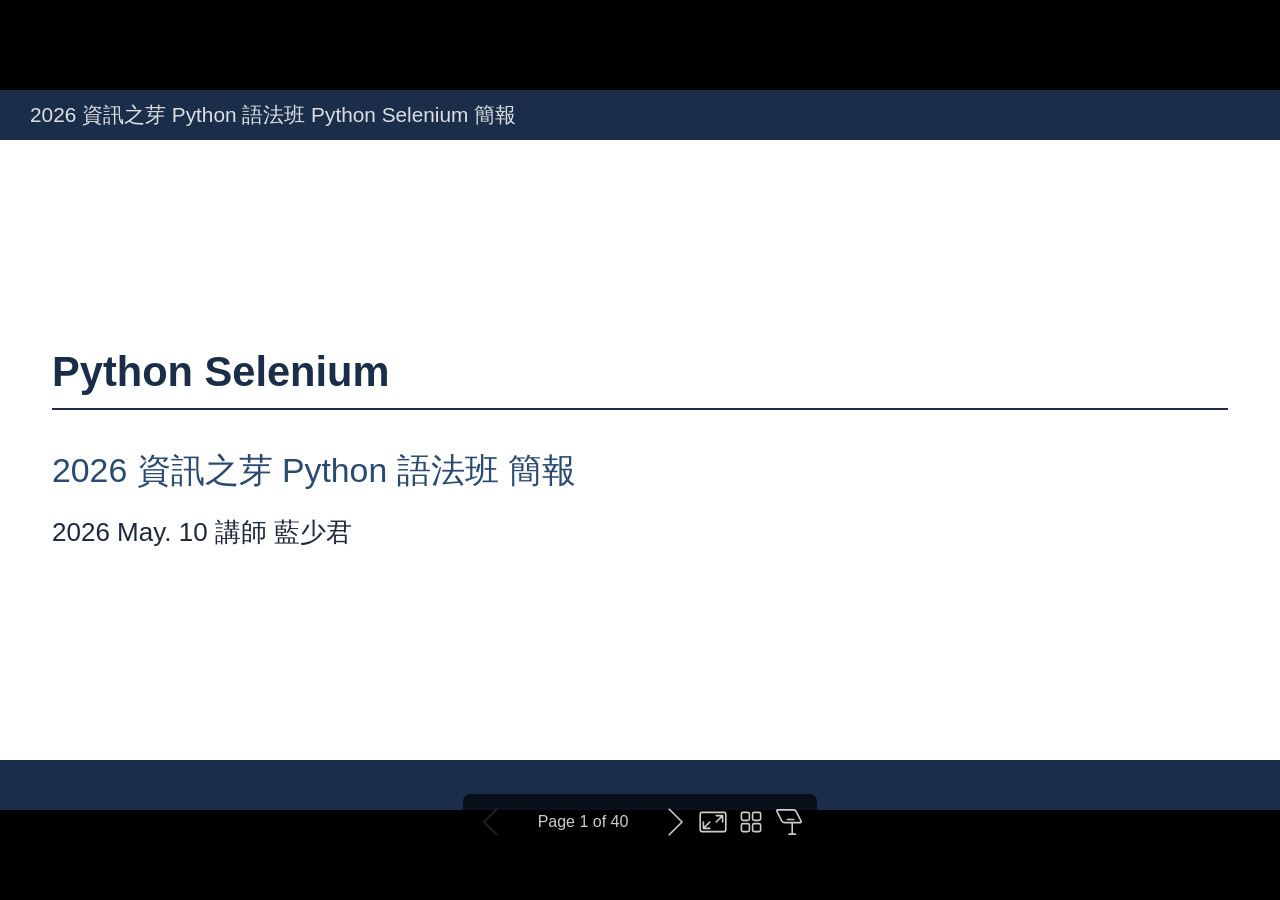
<file: selenium/slides/slides.html>
<!DOCTYPE html><html lang="zh-TW"><head><title>Python Selenium</title><meta property="og:title" content="Python Selenium"><meta charset="UTF-8"><meta name="viewport" content="width=device-width,height=device-height,initial-scale=1.0"><meta name="apple-mobile-web-app-capable" content="yes"><meta http-equiv="X-UA-Compatible" content="ie=edge"><meta property="og:type" content="website"><meta name="twitter:card" content="summary"><style>@media screen{body[data-bespoke-view=""] .bespoke-marp-parent>.bespoke-marp-osc>button,body[data-bespoke-view=next] .bespoke-marp-parent>.bespoke-marp-osc>button,body[data-bespoke-view=overview] button.bespoke-marp-overview-close,body[data-bespoke-view=presenter] .bespoke-marp-presenter-container .bespoke-marp-presenter-info-container .bespoke-marp-presenter-info-page-area .bespoke-marp-presenter-info-page,body[data-bespoke-view=presenter] .bespoke-marp-presenter-container .bespoke-marp-presenter-info-container button,body[data-bespoke-view=presenter] .bespoke-marp-presenter-container .bespoke-marp-presenter-note-container button{appearance:none;background-color:initial;border:0;color:inherit;cursor:pointer;font-size:inherit;opacity:.8;outline:none;padding:0;transition:opacity .2s linear;-webkit-tap-highlight-color:transparent}body[data-bespoke-view=""] .bespoke-marp-parent>.bespoke-marp-osc>button:disabled,body[data-bespoke-view=next] .bespoke-marp-parent>.bespoke-marp-osc>button:disabled,body[data-bespoke-view=overview] button.bespoke-marp-overview-close:disabled,body[data-bespoke-view=presenter] .bespoke-marp-presenter-container .bespoke-marp-presenter-info-container .bespoke-marp-presenter-info-page-area .bespoke-marp-presenter-info-page:disabled,body[data-bespoke-view=presenter] .bespoke-marp-presenter-container .bespoke-marp-presenter-info-container button:disabled,body[data-bespoke-view=presenter] .bespoke-marp-presenter-container .bespoke-marp-presenter-note-container button:disabled{cursor:not-allowed;opacity:.15!important}body[data-bespoke-view=""] .bespoke-marp-parent>.bespoke-marp-osc>button:hover,body[data-bespoke-view=next] .bespoke-marp-parent>.bespoke-marp-osc>button:hover,body[data-bespoke-view=overview] button.bespoke-marp-overview-close:hover,body[data-bespoke-view=presenter] .bespoke-marp-presenter-container .bespoke-marp-presenter-info-container .bespoke-marp-presenter-info-page-area .bespoke-marp-presenter-info-page:hover,body[data-bespoke-view=presenter] .bespoke-marp-presenter-container .bespoke-marp-presenter-info-container button:hover,body[data-bespoke-view=presenter] .bespoke-marp-presenter-container .bespoke-marp-presenter-note-container button:hover{opacity:1}body[data-bespoke-view=""] .bespoke-marp-parent>.bespoke-marp-osc>button:hover:active,body[data-bespoke-view=next] .bespoke-marp-parent>.bespoke-marp-osc>button:hover:active,body[data-bespoke-view=overview] button.bespoke-marp-overview-close:hover:active,body[data-bespoke-view=presenter] .bespoke-marp-presenter-container .bespoke-marp-presenter-info-container .bespoke-marp-presenter-info-page-area .bespoke-marp-presenter-info-page:hover:active,body[data-bespoke-view=presenter] .bespoke-marp-presenter-container .bespoke-marp-presenter-info-container button:hover:active,body[data-bespoke-view=presenter] .bespoke-marp-presenter-container .bespoke-marp-presenter-note-container button:hover:active{opacity:.6}body[data-bespoke-view=""] .bespoke-marp-parent>.bespoke-marp-osc>button:hover:not(:disabled),body[data-bespoke-view=next] .bespoke-marp-parent>.bespoke-marp-osc>button:hover:not(:disabled),body[data-bespoke-view=overview] button.bespoke-marp-overview-close:hover:not(:disabled),body[data-bespoke-view=presenter] .bespoke-marp-presenter-container .bespoke-marp-presenter-info-container .bespoke-marp-presenter-info-page-area .bespoke-marp-presenter-info-page:hover:not(:disabled),body[data-bespoke-view=presenter] .bespoke-marp-presenter-container .bespoke-marp-presenter-info-container button:hover:not(:disabled),body[data-bespoke-view=presenter] .bespoke-marp-presenter-container .bespoke-marp-presenter-note-container button:hover:not(:disabled){transition:none}body[data-bespoke-view=""] .bespoke-marp-parent>.bespoke-marp-osc>button[data-bespoke-marp-osc=prev],body[data-bespoke-view=next] .bespoke-marp-parent>.bespoke-marp-osc>button[data-bespoke-marp-osc=prev],body[data-bespoke-view=presenter] .bespoke-marp-presenter-container .bespoke-marp-presenter-info-container button.bespoke-marp-presenter-info-page-prev{background:#0000 url("[data-uri]") no-repeat 50%;background-size:contain;overflow:hidden;text-indent:100%;white-space:nowrap}body[data-bespoke-view=""] .bespoke-marp-parent>.bespoke-marp-osc>button[data-bespoke-marp-osc=next],body[data-bespoke-view=next] .bespoke-marp-parent>.bespoke-marp-osc>button[data-bespoke-marp-osc=next],body[data-bespoke-view=presenter] .bespoke-marp-presenter-container .bespoke-marp-presenter-info-container button.bespoke-marp-presenter-info-page-next{background:#0000 url("[data-uri]") no-repeat 50%;background-size:contain;overflow:hidden;text-indent:100%;white-space:nowrap}body[data-bespoke-view=""] .bespoke-marp-parent>.bespoke-marp-osc>button[data-bespoke-marp-osc=fullscreen],body[data-bespoke-view=next] .bespoke-marp-parent>.bespoke-marp-osc>button[data-bespoke-marp-osc=fullscreen]{background:#0000 url("[data-uri]") no-repeat 50%;background-size:contain;overflow:hidden;text-indent:100%;white-space:nowrap}body[data-bespoke-view=""] .bespoke-marp-parent>.bespoke-marp-osc>button.exit[data-bespoke-marp-osc=fullscreen],body[data-bespoke-view=next] .bespoke-marp-parent>.bespoke-marp-osc>button.exit[data-bespoke-marp-osc=fullscreen]{background-image:url("[data-uri]")}body[data-bespoke-view=""] .bespoke-marp-parent>.bespoke-marp-osc>button[data-bespoke-marp-osc=presenter],body[data-bespoke-view=next] .bespoke-marp-parent>.bespoke-marp-osc>button[data-bespoke-marp-osc=presenter]{background:#0000 url("[data-uri]") no-repeat 50%;background-size:contain;overflow:hidden;text-indent:100%;white-space:nowrap}body[data-bespoke-view=overview] button.bespoke-marp-overview-close,body[data-bespoke-view=presenter] .bespoke-marp-presenter-container .bespoke-marp-presenter-note-container button.bespoke-marp-presenter-note-bigger{background:#0000 url("[data-uri]") no-repeat 50%;background-size:contain;overflow:hidden;text-indent:100%;white-space:nowrap}body[data-bespoke-view=presenter] .bespoke-marp-presenter-container .bespoke-marp-presenter-note-container button.bespoke-marp-presenter-note-smaller{background:#0000 url("[data-uri]") no-repeat 50%;background-size:contain;overflow:hidden;text-indent:100%;white-space:nowrap}body[data-bespoke-view=""] .bespoke-marp-parent>.bespoke-marp-osc>button[data-bespoke-marp-osc=overview],body[data-bespoke-view=next] .bespoke-marp-parent>.bespoke-marp-osc>button[data-bespoke-marp-osc=overview]{background:#0000 url("[data-uri]") no-repeat 50%;background-size:contain;overflow:hidden;text-indent:100%;white-space:nowrap}}@keyframes __bespoke_marp_transition_reduced_outgoing__{0%{opacity:1}to{opacity:0}}@keyframes __bespoke_marp_transition_reduced_incoming__{0%{mix-blend-mode:plus-lighter;opacity:0}to{mix-blend-mode:plus-lighter;opacity:1}}.bespoke-marp-note,.bespoke-marp-osc,.bespoke-progress-parent{display:none;transition:none}@media screen{::view-transition-group(*){animation-duration:var(--marp-bespoke-transition-animation-duration,.5s);animation-timing-function:ease}::view-transition-new(*),::view-transition-old(*){animation-delay:0s;animation-direction:var(--marp-bespoke-transition-animation-direction,normal);animation-duration:var(--marp-bespoke-transition-animation-duration,.5s);animation-fill-mode:both;animation-name:var(--marp-bespoke-transition-animation-name,var(--marp-bespoke-transition-animation-name-fallback,__bespoke_marp_transition_no_animation__));mix-blend-mode:normal}::view-transition-old(*){--marp-bespoke-transition-animation-name-fallback:__bespoke_marp_transition_reduced_outgoing__;animation-timing-function:ease}::view-transition-new(*){--marp-bespoke-transition-animation-name-fallback:__bespoke_marp_transition_reduced_incoming__;animation-timing-function:ease}::view-transition-new(root),::view-transition-old(root){animation-timing-function:linear}::view-transition-new(__bespoke_marp_transition_osc__),::view-transition-old(__bespoke_marp_transition_osc__){animation-duration:0s!important;animation-name:__bespoke_marp_transition_osc__!important}::view-transition-new(__bespoke_marp_transition_osc__){opacity:0!important}.bespoke-marp-transition-warming-up::view-transition-group(*),.bespoke-marp-transition-warming-up::view-transition-new(*),.bespoke-marp-transition-warming-up::view-transition-old(*){animation-play-state:paused!important}body,html{height:100%;margin:0}body{background:#000;overflow:hidden}svg.bespoke-marp-slide{content-visibility:hidden;interactivity:inert;opacity:0;pointer-events:none;z-index:-1}svg.bespoke-marp-slide:not(.bespoke-marp-active) *{view-transition-name:none!important}svg.bespoke-marp-slide.bespoke-marp-active{content-visibility:visible;interactivity:auto;opacity:1;pointer-events:auto;z-index:0}svg.bespoke-marp-slide.bespoke-marp-active.bespoke-marp-active-ready *{animation-name:__bespoke_marp__!important}@supports not (content-visibility:hidden){svg.bespoke-marp-slide[data-bespoke-marp-load=hideable]{display:none}svg.bespoke-marp-slide[data-bespoke-marp-load=hideable].bespoke-marp-active{display:block}}}@media screen and (prefers-reduced-motion:reduce){svg.bespoke-marp-slide *{view-transition-name:none!important}}@media screen{[data-bespoke-marp-fragment=inactive]{visibility:hidden}body[data-bespoke-view=""] .bespoke-marp-parent,body[data-bespoke-view=next] .bespoke-marp-parent{inset:0;position:absolute}body[data-bespoke-view=""] .bespoke-marp-parent>.bespoke-marp-osc,body[data-bespoke-view=next] .bespoke-marp-parent>.bespoke-marp-osc{background:#000000a6;border-radius:7px;bottom:50px;color:#fff;contain:paint;display:block;font-family:Helvetica,Arial,sans-serif;font-size:16px;left:50%;line-height:0;opacity:1;padding:12px;position:absolute;touch-action:manipulation;transform:translateX(-50%);transition:opacity .2s linear;-webkit-user-select:none;user-select:none;view-transition-name:__bespoke_marp_transition_osc__;white-space:nowrap;will-change:transform;z-index:1}body[data-bespoke-view=""] .bespoke-marp-parent>.bespoke-marp-osc>:where(*),body[data-bespoke-view=next] .bespoke-marp-parent>.bespoke-marp-osc>:where(*){margin-left:6px}body[data-bespoke-view=""] .bespoke-marp-parent>.bespoke-marp-osc>:where(*):where(:first-child),body[data-bespoke-view=next] .bespoke-marp-parent>.bespoke-marp-osc>:where(*):where(:first-child){margin-left:0}body[data-bespoke-view=""] .bespoke-marp-parent>.bespoke-marp-osc>span,body[data-bespoke-view=next] .bespoke-marp-parent>.bespoke-marp-osc>span{opacity:.8}body[data-bespoke-view=""] .bespoke-marp-parent>.bespoke-marp-osc>span[data-bespoke-marp-osc=page],body[data-bespoke-view=next] .bespoke-marp-parent>.bespoke-marp-osc>span[data-bespoke-marp-osc=page]{display:inline-block;min-width:140px;text-align:center}body[data-bespoke-view=""] .bespoke-marp-parent>.bespoke-marp-osc>button[data-bespoke-marp-osc=fullscreen],body[data-bespoke-view=""] .bespoke-marp-parent>.bespoke-marp-osc>button[data-bespoke-marp-osc=next],body[data-bespoke-view=""] .bespoke-marp-parent>.bespoke-marp-osc>button[data-bespoke-marp-osc=overview],body[data-bespoke-view=""] .bespoke-marp-parent>.bespoke-marp-osc>button[data-bespoke-marp-osc=presenter],body[data-bespoke-view=""] .bespoke-marp-parent>.bespoke-marp-osc>button[data-bespoke-marp-osc=prev],body[data-bespoke-view=next] .bespoke-marp-parent>.bespoke-marp-osc>button[data-bespoke-marp-osc=fullscreen],body[data-bespoke-view=next] .bespoke-marp-parent>.bespoke-marp-osc>button[data-bespoke-marp-osc=next],body[data-bespoke-view=next] .bespoke-marp-parent>.bespoke-marp-osc>button[data-bespoke-marp-osc=overview],body[data-bespoke-view=next] .bespoke-marp-parent>.bespoke-marp-osc>button[data-bespoke-marp-osc=presenter],body[data-bespoke-view=next] .bespoke-marp-parent>.bespoke-marp-osc>button[data-bespoke-marp-osc=prev]{height:32px;line-height:32px;width:32px}body[data-bespoke-view=""] .bespoke-marp-parent.bespoke-marp-inactive,body[data-bespoke-view=next] .bespoke-marp-parent.bespoke-marp-inactive{cursor:none}body[data-bespoke-view=""] .bespoke-marp-parent.bespoke-marp-inactive>.bespoke-marp-osc,body[data-bespoke-view=next] .bespoke-marp-parent.bespoke-marp-inactive>.bespoke-marp-osc{opacity:0;pointer-events:none}body[data-bespoke-view=""] svg.bespoke-marp-slide,body[data-bespoke-view=next] svg.bespoke-marp-slide{height:100%;left:0;position:absolute;top:0;width:100%}body[data-bespoke-view=""] .bespoke-progress-parent{background:#222;display:flex;height:5px;width:100%}body[data-bespoke-view=""] .bespoke-progress-parent+:where(.bespoke-marp-parent){top:5px}body[data-bespoke-view=""] .bespoke-progress-parent .bespoke-progress-bar{background:#0288d1;flex:0 0 0;transition:flex-basis .2s cubic-bezier(0,1,1,1)}body[data-bespoke-view=next]{background:#0000}body[data-bespoke-view=presenter]{background:#161616}body[data-bespoke-view=presenter] .bespoke-marp-presenter-container{display:grid;font-family:Helvetica,Arial,sans-serif;grid-template:"current dragbar next" minmax(140px,1fr) "current dragbar note" 2fr "info    dragbar note" 3em;grid-template-columns:minmax(3px,var(--bespoke-marp-presenter-split-ratio,66%)) 0 minmax(3px,1fr);height:100%;left:0;position:absolute;top:0;width:100%}body[data-bespoke-view=presenter] .bespoke-marp-presenter-container :where(.bespoke-marp-parent){grid-area:current;overflow:hidden;position:relative}body[data-bespoke-view=presenter] .bespoke-marp-presenter-container :where(.bespoke-marp-parent) :where(svg.bespoke-marp-slide){height:calc(100% - 40px);left:20px;pointer-events:none;position:absolute;top:20px;-webkit-user-select:none;user-select:none;width:calc(100% - 40px)}body[data-bespoke-view=presenter] .bespoke-marp-presenter-container :where(.bespoke-marp-parent) :where(svg.bespoke-marp-slide).bespoke-marp-active{filter:drop-shadow(0 3px 10px rgba(0,0,0,.5))}body[data-bespoke-view=presenter] .bespoke-marp-presenter-container .bespoke-marp-presenter-dragbar-container{background:#0288d1;cursor:col-resize;grid-area:dragbar;margin-left:-3px;opacity:0;position:relative;transition:opacity .4s linear .1s;width:6px;z-index:10}body[data-bespoke-view=presenter] .bespoke-marp-presenter-container .bespoke-marp-presenter-dragbar-container:hover{opacity:1}body[data-bespoke-view=presenter] .bespoke-marp-presenter-container .bespoke-marp-presenter-dragbar-container.active{opacity:1;transition-delay:0s}body[data-bespoke-view=presenter] .bespoke-marp-presenter-container .bespoke-marp-presenter-next-container{background:#222;cursor:pointer;display:none;grid-area:next;overflow:hidden;position:relative}body[data-bespoke-view=presenter] .bespoke-marp-presenter-container .bespoke-marp-presenter-next-container.active{display:block}body[data-bespoke-view=presenter] .bespoke-marp-presenter-container .bespoke-marp-presenter-next-container iframe.bespoke-marp-presenter-next{background:#0000;border:0;display:block;filter:drop-shadow(0 3px 10px rgba(0,0,0,.5));height:calc(100% - 40px);left:20px;pointer-events:none;position:absolute;interactivity:inert;top:20px;-webkit-user-select:none;user-select:none;width:calc(100% - 40px)}body[data-bespoke-view=presenter] .bespoke-marp-presenter-container .bespoke-marp-presenter-note-container{background:#222;color:#eee;grid-area:note;position:relative;z-index:1}body[data-bespoke-view=presenter] .bespoke-marp-presenter-container .bespoke-marp-presenter-note-container button{height:1.5em;line-height:1.5em;width:1.5em}body[data-bespoke-view=presenter] .bespoke-marp-presenter-container .bespoke-marp-presenter-note-container .bespoke-marp-presenter-note-wrapper{display:block;inset:0;position:absolute}body[data-bespoke-view=presenter] .bespoke-marp-presenter-container .bespoke-marp-presenter-note-container .bespoke-marp-presenter-note-buttons{background:#000000a6;border-radius:4px;bottom:0;display:flex;gap:4px;margin:12px;opacity:0;padding:6px;pointer-events:none;position:absolute;right:0;transition:opacity .2s linear}body[data-bespoke-view=presenter] .bespoke-marp-presenter-container .bespoke-marp-presenter-note-container .bespoke-marp-presenter-note-buttons:focus-within,body[data-bespoke-view=presenter] .bespoke-marp-presenter-container .bespoke-marp-presenter-note-container .bespoke-marp-presenter-note-wrapper:focus-within+.bespoke-marp-presenter-note-buttons,body[data-bespoke-view=presenter] .bespoke-marp-presenter-container .bespoke-marp-presenter-note-container:hover .bespoke-marp-presenter-note-buttons{opacity:1;pointer-events:auto}body[data-bespoke-view=presenter] .bespoke-marp-presenter-container .bespoke-marp-presenter-note-container .bespoke-marp-note{box-sizing:border-box;font-size:calc(1.1em*var(--bespoke-marp-note-font-scale, 1));height:calc(100% - 40px);margin:20px;overflow:auto;padding-right:3px;white-space:pre-wrap;width:calc(100% - 40px);word-wrap:break-word;scrollbar-color:#eeeeee80 #0000;scrollbar-width:thin}body[data-bespoke-view=presenter] .bespoke-marp-presenter-container .bespoke-marp-presenter-note-container .bespoke-marp-note::-webkit-scrollbar{width:6px}body[data-bespoke-view=presenter] .bespoke-marp-presenter-container .bespoke-marp-presenter-note-container .bespoke-marp-note::-webkit-scrollbar-track{background:#0000}body[data-bespoke-view=presenter] .bespoke-marp-presenter-container .bespoke-marp-presenter-note-container .bespoke-marp-note::-webkit-scrollbar-thumb{background:#eeeeee80;border-radius:6px}body[data-bespoke-view=presenter] .bespoke-marp-presenter-container .bespoke-marp-presenter-note-container .bespoke-marp-note:empty{pointer-events:none}body[data-bespoke-view=presenter] .bespoke-marp-presenter-container .bespoke-marp-presenter-note-container .bespoke-marp-note.active{display:block}body[data-bespoke-view=presenter] .bespoke-marp-presenter-container .bespoke-marp-presenter-note-container .bespoke-marp-note p:first-child{margin-top:0}body[data-bespoke-view=presenter] .bespoke-marp-presenter-container .bespoke-marp-presenter-note-container .bespoke-marp-note p:last-child{margin-bottom:0}body[data-bespoke-view=presenter] .bespoke-marp-presenter-container .bespoke-marp-presenter-info-container{align-items:center;box-sizing:border-box;color:#eee;display:flex;flex-wrap:nowrap;grid-area:info;justify-content:center;overflow:hidden;padding:0 10px}body[data-bespoke-view=presenter] .bespoke-marp-presenter-container .bespoke-marp-presenter-info-container .bespoke-marp-presenter-info-page-area,body[data-bespoke-view=presenter] .bespoke-marp-presenter-container .bespoke-marp-presenter-info-container .bespoke-marp-presenter-info-time,body[data-bespoke-view=presenter] .bespoke-marp-presenter-container .bespoke-marp-presenter-info-container .bespoke-marp-presenter-info-timer{box-sizing:border-box;display:block;padding:0 10px;white-space:nowrap;width:100%}body[data-bespoke-view=presenter] .bespoke-marp-presenter-container .bespoke-marp-presenter-info-container button{height:1.5em;line-height:1.5em;width:1.5em}body[data-bespoke-view=presenter] .bespoke-marp-presenter-container .bespoke-marp-presenter-info-container .bespoke-marp-presenter-info-page-area{order:2;text-align:center}body[data-bespoke-view=presenter] .bespoke-marp-presenter-container .bespoke-marp-presenter-info-container .bespoke-marp-presenter-info-page-area .bespoke-marp-presenter-info-page{display:inline-block;min-width:120px;text-align:center}body[data-bespoke-view=presenter] .bespoke-marp-presenter-container .bespoke-marp-presenter-info-container .bespoke-marp-presenter-info-time{color:#999;order:1;text-align:left}body[data-bespoke-view=presenter] .bespoke-marp-presenter-container .bespoke-marp-presenter-info-container .bespoke-marp-presenter-info-timer{color:#999;order:3;text-align:right}body[data-bespoke-view=presenter] .bespoke-marp-presenter-container .bespoke-marp-presenter-info-container .bespoke-marp-presenter-info-timer:hover{cursor:pointer}body[data-bespoke-view=overview]{background:#161616;overflow:auto}body[data-bespoke-view=overview] [data-bespoke-marp-fragment=inactive]{visibility:visible}body[data-bespoke-view=overview] .bespoke-marp-overview-header{backdrop-filter:blur(4px);background:#222222d9;box-shadow:0 3px 10px #00000080;box-sizing:border-box;display:flex;height:48px;inset:0 0 auto;justify-content:flex-end;padding:10px;position:fixed;z-index:1}body[data-bespoke-view=overview] button.bespoke-marp-overview-close{height:28px;line-height:28px;transform:rotate(45deg);width:28px}body[data-bespoke-view=overview] .bespoke-marp-parent{display:grid;gap:40px;grid-template-columns:repeat(auto-fit,minmax(0,240px));justify-content:space-around;padding:30px}body[data-bespoke-view=overview] .bespoke-marp-parent svg.bespoke-marp-slide{--bov-selected:#0000;--bov-focus:#161616;--bov-focus-outline:#0000;background-image:conic-gradient(#161616 0 0),conic-gradient(var(--bov-focus) 0 0),conic-gradient(var(--bov-focus-outline) 0 0),conic-gradient(var(--bov-selected) 0 0);background-position:5px 5px,3px 3px,2px 2px,0 0;background-repeat:no-repeat;background-size:calc(100% - 10px) calc(100% - 10px),calc(100% - 6px) calc(100% - 6px),calc(100% - 4px) calc(100% - 4px),100% 100%;content-visibility:visible;cursor:pointer;filter:drop-shadow(0 3px 10px rgba(0,0,0,.5));margin:-6px;padding:6px;interactivity:auto;opacity:1;outline:0;pointer-events:auto;scroll-margin-block:30px;width:100%;z-index:0}body[data-bespoke-view=overview] .bespoke-marp-parent svg.bespoke-marp-slide *,body[data-bespoke-view=overview] .bespoke-marp-parent svg.bespoke-marp-slide.bespoke-marp-active *{pointer-events:none;interactivity:inert}body[data-bespoke-view=overview] .bespoke-marp-parent svg.bespoke-marp-slide:active,body[data-bespoke-view=overview] .bespoke-marp-parent svg.bespoke-marp-slide:focus-visible,body[data-bespoke-view=overview] .bespoke-marp-parent svg.bespoke-marp-slide:hover{--bov-focus-outline:#161616}body[data-bespoke-view=overview] .bespoke-marp-parent svg.bespoke-marp-slide:focus-visible,body[data-bespoke-view=overview] .bespoke-marp-parent svg.bespoke-marp-slide:hover{--bov-focus:#999}body[data-bespoke-view=overview] .bespoke-marp-parent svg.bespoke-marp-slide:active{--bov-focus:#eee}body[data-bespoke-view=overview] .bespoke-marp-parent svg.bespoke-marp-slide.bespoke-marp-active{--bov-selected:#0288d1}body[data-bespoke-view=overview]:has(.bespoke-marp-overview-header) .bespoke-marp-parent{padding-top:78px}body[data-bespoke-view=overview]:has(.bespoke-marp-overview-header) .bespoke-marp-parent svg.bespoke-marp-slide{scroll-margin-top:78px}.bespoke-marp-overview{background:#000000a6;inset:0;opacity:0;pointer-events:none;position:fixed;transition:opacity .1s ease;z-index:10}.bespoke-marp-overview iframe{background:#222;border:0;display:block;height:100%;left:0;position:absolute;top:0;width:100%}.bespoke-marp-overview[data-open="1"]{opacity:1;pointer-events:auto}}@media print{.bespoke-marp-overview,.bespoke-marp-presenter-info-container,.bespoke-marp-presenter-next-container,.bespoke-marp-presenter-note-container{display:none}}</style><style>div#\:\$p > svg > foreignObject > section{width:1280px;height:720px;box-sizing:border-box;overflow:hidden;position:relative;scroll-snap-align:center center;-webkit-text-size-adjust:100%;text-size-adjust:100%}div#\:\$p > svg > foreignObject > section::after{bottom:0;content:attr(data-marpit-pagination);padding:inherit;pointer-events:none;position:absolute;right:0}div#\:\$p > svg > foreignObject > section:not([data-marpit-pagination])::after{display:none}div#\:\$p > svg > foreignObject > section :is(h1, marp-h1){font-size:2em;margin-block:0.67em}div#\:\$p > svg > foreignObject > section video::-webkit-media-controls{will-change:transform}@page {size:1280px 720px;margin:0}@media print{html, body{background-color:#fff;margin:0;page-break-inside:avoid;break-inside:avoid-page}div#\:\$p > svg > foreignObject > section{page-break-before:always;break-before:page}div#\:\$p > svg > foreignObject > section, div#\:\$p > svg > foreignObject > section *{-webkit-print-color-adjust:exact!important;animation-delay:0s!important;animation-duration:0s!important;color-adjust:exact!important;print-color-adjust:exact!important;transition:none!important}div#\:\$p > svg[data-marpit-svg]{display:block;height:100vh;width:100vw}}div#\:\$p > svg > foreignObject > section{--fgColor-danger:light-dark(#d1242f, #f85149);--bgColor-attention-muted:light-dark(#fff8c5, #bb800926);--bgColor-muted:light-dark(#f6f8fa, #151b23);--bgColor-neutral-muted:light-dark(#818b981f, #656c7633);--borderColor-accent-emphasis:light-dark(#0969da, #1f6feb);--borderColor-attention-emphasis:light-dark(#9a6700, #9e6a03);--borderColor-danger-emphasis:light-dark(#cf222e, #da3633);--borderColor-default:light-dark(#d1d9e0, #3d444d);--borderColor-done-emphasis:light-dark(#8250df, #8957e5);--borderColor-success-emphasis:light-dark(#1a7f37, #238636);--color-prettylights-syntax-brackethighlighter-angle:light-dark(#59636e, #9198a1);--color-prettylights-syntax-brackethighlighter-unmatched:light-dark(#82071e, #f85149);--color-prettylights-syntax-carriage-return-bg:light-dark(#cf222e, #b62324);--color-prettylights-syntax-carriage-return-text:light-dark(#f6f8fa, #f0f6fc);--color-prettylights-syntax-comment:light-dark(#59636e, #9198a1);--color-prettylights-syntax-constant:light-dark(#0550ae, #79c0ff);--color-prettylights-syntax-constant-other-reference-link:light-dark(#0a3069, #a5d6ff);--color-prettylights-syntax-entity:light-dark(#6639ba, #d2a8ff);--color-prettylights-syntax-entity-tag:light-dark(#0550ae, #7ee787);--color-prettylights-syntax-invalid-illegal-text:light-dark(var(--fgColor-danger), var(--fgColor-danger));--color-prettylights-syntax-keyword:light-dark(#cf222e, #ff7b72);--color-prettylights-syntax-markup-changed-bg:light-dark(#ffd8b5, #5a1e02);--color-prettylights-syntax-markup-changed-text:light-dark(#953800, #ffdfb6);--color-prettylights-syntax-markup-deleted-bg:light-dark(#ffebe9, #67060c);--color-prettylights-syntax-markup-deleted-text:light-dark(#82071e, #ffdcd7);--color-prettylights-syntax-markup-heading:light-dark(#0550ae, #1f6feb);--color-prettylights-syntax-markup-ignored-bg:light-dark(#0550ae, #1158c7);--color-prettylights-syntax-markup-ignored-text:light-dark(#d1d9e0, #f0f6fc);--color-prettylights-syntax-markup-inserted-bg:light-dark(#dafbe1, #033a16);--color-prettylights-syntax-markup-inserted-text:light-dark(#116329, #aff5b4);--color-prettylights-syntax-markup-list:light-dark(#3b2300, #f2cc60);--color-prettylights-syntax-meta-diff-range:light-dark(#8250df, #d2a8ff);--color-prettylights-syntax-string:light-dark(#0a3069, #a5d6ff);--color-prettylights-syntax-string-regexp:light-dark(#116329, #7ee787);--color-prettylights-syntax-sublimelinter-gutter-mark:light-dark(#818b98, #3d444d);--color-prettylights-syntax-variable:light-dark(#953800, #ffa657);--fgColor-accent:light-dark(#0969da, #4493f8);--fgColor-attention:light-dark(#9a6700, #d29922);--fgColor-done:light-dark(#8250df, #ab7df8);--fgColor-muted:light-dark(#59636e, #9198a1);--fgColor-success:light-dark(#1a7f37, #3fb950);--bgColor-default:light-dark(#fff, #0d1117);--borderColor-muted:light-dark(#d1d9e0b3, #3d444db3);--color-prettylights-syntax-invalid-illegal-bg:light-dark(var(--bgColor-danger-muted), var(--bgColor-danger-muted));--color-prettylights-syntax-markup-bold:light-dark(#1f2328, #f0f6fc);--color-prettylights-syntax-markup-italic:light-dark(#1f2328, #f0f6fc);--color-prettylights-syntax-storage-modifier-import:light-dark(#1f2328, #f0f6fc);--fgColor-default:light-dark(#1f2328, #f0f6fc);--focus-outlineColor:light-dark(var(--borderColor-accent-emphasis), var(--borderColor-accent-emphasis));--borderColor-neutral-muted:light-dark(var(--borderColor-muted), var(--borderColor-muted));--base-size-16:calc(var(--marpit-root-font-size, 1rem) * 1);--base-size-24:calc(var(--marpit-root-font-size, 1rem) * 1.5);--base-size-4:calc(var(--marpit-root-font-size, 1rem) * 0.25);--base-size-40:calc(var(--marpit-root-font-size, 1rem) * 2.5);--base-size-8:calc(var(--marpit-root-font-size, 1rem) * 0.5);--base-text-weight-medium:500;--base-text-weight-normal:400;--base-text-weight-semibold:600;--fontStack-monospace:ui-monospace, SFMono-Regular, SF Mono, Menlo, Consolas, Liberation Mono, monospace;--fontStack-sansSerif:-apple-system, BlinkMacSystemFont, "Segoe UI", "Noto Sans", Helvetica, Arial, sans-serif, "Apple Color Emoji", "Segoe UI Emoji";}/*!
 * Marp default theme.
 *
 * @theme default
 * @author Yuki Hattori
 *
 * @auto-scaling true
 * @size 16:9 1280px 720px
 * @size 4:3 960px 720px
 */div#\:\$p > svg > foreignObject > section [data-theme=light],div#\:\$p > svg > foreignObject > section{color-scheme:light}div#\:\$p > svg > foreignObject > section [data-theme=dark],div#\:\$p > svg > foreignObject > section:where(.invert){color-scheme:dark}div#\:\$p > svg > foreignObject > section{-ms-text-size-adjust:100%;-webkit-text-size-adjust:100%;background-color:var(--bgColor-default);color:var(--fgColor-default);font-family:var(--fontStack-sansSerif, -apple-system, BlinkMacSystemFont, "Segoe UI", "Noto Sans", Helvetica, Arial, sans-serif, "Apple Color Emoji", "Segoe UI Emoji");font-size:16px;font-weight:var(--base-text-weight-normal, 400);line-height:1.5;margin:0;word-wrap:break-word}div#\:\$p > svg > foreignObject > section{--marpit-root-font-size:16px}div#\:\$p > svg > foreignObject > section a{text-decoration:underline;text-underline-offset:calc(var(--marpit-root-font-size, 1rem) * .2)}div#\:\$p > svg > foreignObject > section :is(h1, marp-h1):hover .anchor .octicon-link:before,div#\:\$p > svg > foreignObject > section :is(h2, marp-h2):hover .anchor .octicon-link:before,div#\:\$p > svg > foreignObject > section :is(h3, marp-h3):hover .anchor .octicon-link:before,div#\:\$p > svg > foreignObject > section :is(h4, marp-h4):hover .anchor .octicon-link:before,div#\:\$p > svg > foreignObject > section :is(h5, marp-h5):hover .anchor .octicon-link:before,div#\:\$p > svg > foreignObject > section :is(h6, marp-h6):hover .anchor .octicon-link:before{background-color:currentColor;content:" ";display:inline-block;height:16px;-webkit-mask-image:url('data:image/svg+xml;charset=utf-8,<svg xmlns="http://www.w3.org/2000/svg" aria-hidden="true" viewBox="0 0 16 16"><path fill-rule="evenodd" d="M7.775 3.275a.75.75 0 0 0 1.06 1.06l1.25-1.25a2 2 0 1 1 2.83 2.83l-2.5 2.5a2 2 0 0 1-2.83 0 .75.75 0 0 0-1.06 1.06 3.5 3.5 0 0 0 4.95 0l2.5-2.5a3.5 3.5 0 0 0-4.95-4.95zm-4.69 9.64a2 2 0 0 1 0-2.83l2.5-2.5a2 2 0 0 1 2.83 0 .75.75 0 0 0 1.06-1.06 3.5 3.5 0 0 0-4.95 0l-2.5 2.5a3.5 3.5 0 0 0 4.95 4.95l1.25-1.25a.75.75 0 0 0-1.06-1.06l-1.25 1.25a2 2 0 0 1-2.83 0"/></svg>');mask-image:url('data:image/svg+xml;charset=utf-8,<svg xmlns="http://www.w3.org/2000/svg" aria-hidden="true" viewBox="0 0 16 16"><path fill-rule="evenodd" d="M7.775 3.275a.75.75 0 0 0 1.06 1.06l1.25-1.25a2 2 0 1 1 2.83 2.83l-2.5 2.5a2 2 0 0 1-2.83 0 .75.75 0 0 0-1.06 1.06 3.5 3.5 0 0 0 4.95 0l2.5-2.5a3.5 3.5 0 0 0-4.95-4.95zm-4.69 9.64a2 2 0 0 1 0-2.83l2.5-2.5a2 2 0 0 1 2.83 0 .75.75 0 0 0 1.06-1.06 3.5 3.5 0 0 0-4.95 0l-2.5 2.5a3.5 3.5 0 0 0 4.95 4.95l1.25-1.25a.75.75 0 0 0-1.06-1.06l-1.25 1.25a2 2 0 0 1-2.83 0"/></svg>');width:16px}div#\:\$p > svg > foreignObject > section details,div#\:\$p > svg > foreignObject > section figcaption,div#\:\$p > svg > foreignObject > section figure{display:block}div#\:\$p > svg > foreignObject > section summary{display:list-item}div#\:\$p > svg > foreignObject > section [hidden]{display:none!important}div#\:\$p > svg > foreignObject > section a{background-color:transparent;color:var(--fgColor-accent);text-decoration:none}div#\:\$p > svg > foreignObject > section abbr[title]{border-bottom:none;-webkit-text-decoration:underline dotted;text-decoration:underline dotted}div#\:\$p > svg > foreignObject > section b,div#\:\$p > svg > foreignObject > section strong{font-weight:var(--base-text-weight-semibold, 600)}div#\:\$p > svg > foreignObject > section dfn{font-style:italic}div#\:\$p > svg > foreignObject > section :is(h1, marp-h1){border-bottom:1px solid var(--borderColor-muted);font-size:2em;font-weight:var(--base-text-weight-semibold, 600);margin:.67em 0;padding-bottom:.3em}div#\:\$p > svg > foreignObject > section mark{background-color:var(--bgColor-attention-muted);color:var(--fgColor-default)}div#\:\$p > svg > foreignObject > section small{font-size:90%}div#\:\$p > svg > foreignObject > section sub,div#\:\$p > svg > foreignObject > section sup{font-size:75%;line-height:0;position:relative;vertical-align:baseline}div#\:\$p > svg > foreignObject > section sub{bottom:-.25em}div#\:\$p > svg > foreignObject > section sup{top:-.5em}div#\:\$p > svg > foreignObject > section img{border-style:none;box-sizing:content-box;max-width:100%}div#\:\$p > svg > foreignObject > section code,div#\:\$p > svg > foreignObject > section kbd,div#\:\$p > svg > foreignObject > section :is(pre, marp-pre),div#\:\$p > svg > foreignObject > section samp{font-family:monospace;font-size:1em}div#\:\$p > svg > foreignObject > section figure{margin:1em var(--base-size-40)}div#\:\$p > svg > foreignObject > section hr{background:transparent;background-color:var(--borderColor-default);border:0;box-sizing:content-box;height:.25em;margin:var(--base-size-24) 0;overflow:hidden;padding:0}div#\:\$p > svg > foreignObject > section input{font:inherit;font-family:inherit;font-size:inherit;line-height:inherit;margin:0;overflow:visible}div#\:\$p > svg > foreignObject > section [type=button],div#\:\$p > svg > foreignObject > section [type=reset],div#\:\$p > svg > foreignObject > section [type=submit]{-webkit-appearance:button;-moz-appearance:button;appearance:button}div#\:\$p > svg > foreignObject > section [type=checkbox],div#\:\$p > svg > foreignObject > section [type=radio]{box-sizing:border-box;padding:0}div#\:\$p > svg > foreignObject > section [type=number]::-webkit-inner-spin-button,div#\:\$p > svg > foreignObject > section [type=number]::-webkit-outer-spin-button{height:auto}div#\:\$p > svg > foreignObject > section [type=search]::-webkit-search-cancel-button,div#\:\$p > svg > foreignObject > section [type=search]::-webkit-search-decoration{-webkit-appearance:none;appearance:none}div#\:\$p > svg > foreignObject > section ::-webkit-input-placeholder{color:inherit;opacity:.54}div#\:\$p > svg > foreignObject > section ::-webkit-file-upload-button{-webkit-appearance:button;appearance:button;font:inherit}div#\:\$p > svg > foreignObject > section a:hover{text-decoration:underline}div#\:\$p > svg > foreignObject > section ::-moz-placeholder{color:var(--fgColor-muted);opacity:1}div#\:\$p > svg > foreignObject > section ::placeholder{color:var(--fgColor-muted);opacity:1}div#\:\$p > svg > foreignObject > section hr:after,div#\:\$p > svg > foreignObject > section hr:before{content:"";display:table}div#\:\$p > svg > foreignObject > section hr:after{clear:both}div#\:\$p > svg > foreignObject > section table{border-collapse:collapse;border-spacing:0;display:block;font-variant:tabular-nums;max-width:100%;overflow:auto;width:-moz-max-content;width:max-content}div#\:\$p > svg > foreignObject > section td,div#\:\$p > svg > foreignObject > section th{padding:0}div#\:\$p > svg > foreignObject > section details summary{cursor:pointer}div#\:\$p > svg > foreignObject > section [role=button]:focus,div#\:\$p > svg > foreignObject > section a:focus,div#\:\$p > svg > foreignObject > section input[type=checkbox]:focus,div#\:\$p > svg > foreignObject > section input[type=radio]:focus{box-shadow:none;outline:2px solid var(--focus-outlineColor);outline-offset:-2px}div#\:\$p > svg > foreignObject > section [role=button]:focus:not(:focus-visible),div#\:\$p > svg > foreignObject > section a:focus:not(:focus-visible),div#\:\$p > svg > foreignObject > section input[type=checkbox]:focus:not(:focus-visible),div#\:\$p > svg > foreignObject > section input[type=radio]:focus:not(:focus-visible){outline:1px solid transparent}div#\:\$p > svg > foreignObject > section [role=button]:focus-visible,div#\:\$p > svg > foreignObject > section a:focus-visible,div#\:\$p > svg > foreignObject > section input[type=checkbox]:focus-visible,div#\:\$p > svg > foreignObject > section input[type=radio]:focus-visible{box-shadow:none;outline:2px solid var(--focus-outlineColor);outline-offset:-2px}div#\:\$p > svg > foreignObject > section a:not([class]):focus,div#\:\$p > svg > foreignObject > section a:not([class]):focus-visible,div#\:\$p > svg > foreignObject > section input[type=checkbox]:focus,div#\:\$p > svg > foreignObject > section input[type=checkbox]:focus-visible,div#\:\$p > svg > foreignObject > section input[type=radio]:focus,div#\:\$p > svg > foreignObject > section input[type=radio]:focus-visible{outline-offset:0}div#\:\$p > svg > foreignObject > section kbd{background-color:var(--bgColor-muted);border-bottom-color:var(--borderColor-neutral-muted);border:1px solid var(--borderColor-neutral-muted);border-radius:6px;box-shadow:inset 0 -1px 0 var(--borderColor-neutral-muted);color:var(--fgColor-default);display:inline-block;font:11px var(--fontStack-monospace, ui-monospace, SFMono-Regular, SF Mono, Menlo, Consolas, Liberation Mono, monospace);line-height:10px;padding:var(--base-size-4);vertical-align:middle}div#\:\$p > svg > foreignObject > section :is(h1, marp-h1),div#\:\$p > svg > foreignObject > section :is(h2, marp-h2),div#\:\$p > svg > foreignObject > section :is(h3, marp-h3),div#\:\$p > svg > foreignObject > section :is(h4, marp-h4),div#\:\$p > svg > foreignObject > section :is(h5, marp-h5),div#\:\$p > svg > foreignObject > section :is(h6, marp-h6){font-weight:var(--base-text-weight-semibold, 600);line-height:1.25;margin-bottom:var(--base-size-16);margin-top:var(--base-size-24)}div#\:\$p > svg > foreignObject > section :is(h2, marp-h2){border-bottom:1px solid var(--borderColor-muted);font-size:1.5em;padding-bottom:.3em}div#\:\$p > svg > foreignObject > section :is(h2, marp-h2),div#\:\$p > svg > foreignObject > section :is(h3, marp-h3){font-weight:var(--base-text-weight-semibold, 600)}div#\:\$p > svg > foreignObject > section :is(h3, marp-h3){font-size:1.25em}div#\:\$p > svg > foreignObject > section :is(h4, marp-h4){font-size:1em}div#\:\$p > svg > foreignObject > section :is(h4, marp-h4),div#\:\$p > svg > foreignObject > section :is(h5, marp-h5){font-weight:var(--base-text-weight-semibold, 600)}div#\:\$p > svg > foreignObject > section :is(h5, marp-h5){font-size:.875em}div#\:\$p > svg > foreignObject > section :is(h6, marp-h6){color:var(--fgColor-muted);font-size:.85em;font-weight:var(--base-text-weight-semibold, 600)}div#\:\$p > svg > foreignObject > section p{margin-bottom:10px;margin-top:0}div#\:\$p > svg > foreignObject > section blockquote{border-left:.25em solid var(--borderColor-default);color:var(--fgColor-muted);margin:0;padding:0 1em}div#\:\$p > svg > foreignObject > section ol,div#\:\$p > svg > foreignObject > section ul{margin-bottom:0;margin-top:0;padding-left:2em}div#\:\$p > svg > foreignObject > section ol ol,div#\:\$p > svg > foreignObject > section ul ol{list-style-type:lower-roman}div#\:\$p > svg > foreignObject > section ol ol ol,div#\:\$p > svg > foreignObject > section ol ul ol,div#\:\$p > svg > foreignObject > section ul ol ol,div#\:\$p > svg > foreignObject > section ul ul ol{list-style-type:lower-alpha}div#\:\$p > svg > foreignObject > section dd{margin-left:0}div#\:\$p > svg > foreignObject > section code,div#\:\$p > svg > foreignObject > section :is(pre, marp-pre),div#\:\$p > svg > foreignObject > section samp,div#\:\$p > svg > foreignObject > section tt{font-family:var(--fontStack-monospace, ui-monospace, SFMono-Regular, SF Mono, Menlo, Consolas, Liberation Mono, monospace);font-size:12px}div#\:\$p > svg > foreignObject > section :is(pre, marp-pre){margin-bottom:0;margin-top:0;word-wrap:normal}div#\:\$p > svg > foreignObject > section .octicon{display:inline-block;fill:currentColor;overflow:visible!important;vertical-align:text-bottom}div#\:\$p > svg > foreignObject > section input::-webkit-inner-spin-button,div#\:\$p > svg > foreignObject > section input::-webkit-outer-spin-button{-webkit-appearance:none;appearance:none;margin:0}div#\:\$p > svg > foreignObject > section .mr-2{margin-right:var(--base-size-8, 8px)!important}div#\:\$p > svg > foreignObject > section:after,div#\:\$p > svg > foreignObject > section:before{display:table}div#\:\$p > svg > foreignObject > section:after{clear:both}div#\:\$p > svg > foreignObject > section>:first-child{margin-top:0!important}div#\:\$p > svg > foreignObject > section>:last-child{margin-bottom:0!important}div#\:\$p > svg > foreignObject > section a:not([href]){color:inherit;text-decoration:none}div#\:\$p > svg > foreignObject > section .absent{color:var(--fgColor-danger)}div#\:\$p > svg > foreignObject > section .anchor{float:left;line-height:1;margin-left:-20px;padding-right:var(--base-size-4)}div#\:\$p > svg > foreignObject > section .anchor:focus{outline:none}div#\:\$p > svg > foreignObject > section blockquote,div#\:\$p > svg > foreignObject > section details,div#\:\$p > svg > foreignObject > section dl,div#\:\$p > svg > foreignObject > section ol,div#\:\$p > svg > foreignObject > section p,div#\:\$p > svg > foreignObject > section :is(pre, marp-pre),div#\:\$p > svg > foreignObject > section table,div#\:\$p > svg > foreignObject > section ul{margin-bottom:var(--base-size-16);margin-top:0}div#\:\$p > svg > foreignObject > section blockquote>:first-child{margin-top:0}div#\:\$p > svg > foreignObject > section blockquote>:last-child{margin-bottom:0}div#\:\$p > svg > foreignObject > section :is(h1, marp-h1) .octicon-link,div#\:\$p > svg > foreignObject > section :is(h2, marp-h2) .octicon-link,div#\:\$p > svg > foreignObject > section :is(h3, marp-h3) .octicon-link,div#\:\$p > svg > foreignObject > section :is(h4, marp-h4) .octicon-link,div#\:\$p > svg > foreignObject > section :is(h5, marp-h5) .octicon-link,div#\:\$p > svg > foreignObject > section :is(h6, marp-h6) .octicon-link{color:var(--fgColor-default);vertical-align:middle;visibility:hidden}div#\:\$p > svg > foreignObject > section :is(h1, marp-h1):hover .anchor,div#\:\$p > svg > foreignObject > section :is(h2, marp-h2):hover .anchor,div#\:\$p > svg > foreignObject > section :is(h3, marp-h3):hover .anchor,div#\:\$p > svg > foreignObject > section :is(h4, marp-h4):hover .anchor,div#\:\$p > svg > foreignObject > section :is(h5, marp-h5):hover .anchor,div#\:\$p > svg > foreignObject > section :is(h6, marp-h6):hover .anchor{text-decoration:none}div#\:\$p > svg > foreignObject > section :is(h1, marp-h1):hover .anchor .octicon-link,div#\:\$p > svg > foreignObject > section :is(h2, marp-h2):hover .anchor .octicon-link,div#\:\$p > svg > foreignObject > section :is(h3, marp-h3):hover .anchor .octicon-link,div#\:\$p > svg > foreignObject > section :is(h4, marp-h4):hover .anchor .octicon-link,div#\:\$p > svg > foreignObject > section :is(h5, marp-h5):hover .anchor .octicon-link,div#\:\$p > svg > foreignObject > section :is(h6, marp-h6):hover .anchor .octicon-link{visibility:visible}div#\:\$p > svg > foreignObject > section :is(h1, marp-h1) code,div#\:\$p > svg > foreignObject > section :is(h1, marp-h1) tt,div#\:\$p > svg > foreignObject > section :is(h2, marp-h2) code,div#\:\$p > svg > foreignObject > section :is(h2, marp-h2) tt,div#\:\$p > svg > foreignObject > section :is(h3, marp-h3) code,div#\:\$p > svg > foreignObject > section :is(h3, marp-h3) tt,div#\:\$p > svg > foreignObject > section :is(h4, marp-h4) code,div#\:\$p > svg > foreignObject > section :is(h4, marp-h4) tt,div#\:\$p > svg > foreignObject > section :is(h5, marp-h5) code,div#\:\$p > svg > foreignObject > section :is(h5, marp-h5) tt,div#\:\$p > svg > foreignObject > section :is(h6, marp-h6) code,div#\:\$p > svg > foreignObject > section :is(h6, marp-h6) tt{font-size:inherit;padding:0 .2em}div#\:\$p > svg > foreignObject > section summary :is(h1, marp-h1),div#\:\$p > svg > foreignObject > section summary :is(h2, marp-h2),div#\:\$p > svg > foreignObject > section summary :is(h3, marp-h3),div#\:\$p > svg > foreignObject > section summary :is(h4, marp-h4),div#\:\$p > svg > foreignObject > section summary :is(h5, marp-h5),div#\:\$p > svg > foreignObject > section summary :is(h6, marp-h6){display:inline-block}div#\:\$p > svg > foreignObject > section summary :is(h1, marp-h1) .anchor,div#\:\$p > svg > foreignObject > section summary :is(h2, marp-h2) .anchor,div#\:\$p > svg > foreignObject > section summary :is(h3, marp-h3) .anchor,div#\:\$p > svg > foreignObject > section summary :is(h4, marp-h4) .anchor,div#\:\$p > svg > foreignObject > section summary :is(h5, marp-h5) .anchor,div#\:\$p > svg > foreignObject > section summary :is(h6, marp-h6) .anchor{margin-left:-40px}div#\:\$p > svg > foreignObject > section summary :is(h1, marp-h1),div#\:\$p > svg > foreignObject > section summary :is(h2, marp-h2){border-bottom:0;padding-bottom:0}div#\:\$p > svg > foreignObject > section ol.no-list,div#\:\$p > svg > foreignObject > section ul.no-list{list-style-type:none;padding:0}div#\:\$p > svg > foreignObject > section ol[type="a s"]{list-style-type:lower-alpha}div#\:\$p > svg > foreignObject > section ol[type="A s"]{list-style-type:upper-alpha}div#\:\$p > svg > foreignObject > section ol[type="i s"]{list-style-type:lower-roman}div#\:\$p > svg > foreignObject > section ol[type="I s"]{list-style-type:upper-roman}div#\:\$p > svg > foreignObject > section div>ol:not([type]),div#\:\$p > svg > foreignObject > section ol[type="1"]{list-style-type:decimal}div#\:\$p > svg > foreignObject > section ol ol,div#\:\$p > svg > foreignObject > section ol ul,div#\:\$p > svg > foreignObject > section ul ol,div#\:\$p > svg > foreignObject > section ul ul{margin-bottom:0;margin-top:0}div#\:\$p > svg > foreignObject > section li>p{margin-top:var(--base-size-16)}div#\:\$p > svg > foreignObject > section li+li{margin-top:.25em}div#\:\$p > svg > foreignObject > section dl{padding:0}div#\:\$p > svg > foreignObject > section dl dt{font-size:1em;font-style:italic;font-weight:var(--base-text-weight-semibold, 600);margin-top:var(--base-size-16);padding:0}div#\:\$p > svg > foreignObject > section dl dd{margin-bottom:var(--base-size-16);padding:0 var(--base-size-16)}div#\:\$p > svg > foreignObject > section table th{font-weight:var(--base-text-weight-semibold, 600)}div#\:\$p > svg > foreignObject > section table td,div#\:\$p > svg > foreignObject > section table th{border:1px solid var(--borderColor-default);padding:6px 13px}div#\:\$p > svg > foreignObject > section table td>:last-child{margin-bottom:0}div#\:\$p > svg > foreignObject > section table tr{background-color:var(--bgColor-default);border-top:1px solid var(--borderColor-muted)}div#\:\$p > svg > foreignObject > section table tr:nth-child(2n){background-color:var(--bgColor-muted)}div#\:\$p > svg > foreignObject > section table img{background-color:transparent}div#\:\$p > svg > foreignObject > section img[align=right]{padding-left:20px}div#\:\$p > svg > foreignObject > section img[align=left]{padding-right:20px}div#\:\$p > svg > foreignObject > section .emoji{background-color:transparent;max-width:none;vertical-align:text-top}div#\:\$p > svg > foreignObject > section :is(span, marp-span).frame,div#\:\$p > svg > foreignObject > section :is(span, marp-span).frame>:is(span, marp-span){display:block;overflow:hidden}div#\:\$p > svg > foreignObject > section :is(span, marp-span).frame>:is(span, marp-span){border:1px solid var(--borderColor-default);float:left;margin:13px 0 0;padding:7px;width:auto}div#\:\$p > svg > foreignObject > section :is(span, marp-span).frame :is(span, marp-span) img{display:block;float:left}div#\:\$p > svg > foreignObject > section :is(span, marp-span).frame :is(span, marp-span) :is(span, marp-span){clear:both;color:var(--fgColor-default);display:block;padding:5px 0 0}div#\:\$p > svg > foreignObject > section :is(span, marp-span).align-center{clear:both;display:block;overflow:hidden}div#\:\$p > svg > foreignObject > section :is(span, marp-span).align-center>:is(span, marp-span){display:block;margin:13px auto 0;overflow:hidden;text-align:center}div#\:\$p > svg > foreignObject > section :is(span, marp-span).align-center :is(span, marp-span) img{margin:0 auto;text-align:center}div#\:\$p > svg > foreignObject > section :is(span, marp-span).align-right{clear:both;display:block;overflow:hidden}div#\:\$p > svg > foreignObject > section :is(span, marp-span).align-right>:is(span, marp-span){display:block;margin:13px 0 0;overflow:hidden;text-align:right}div#\:\$p > svg > foreignObject > section :is(span, marp-span).align-right :is(span, marp-span) img{margin:0;text-align:right}div#\:\$p > svg > foreignObject > section :is(span, marp-span).float-left{display:block;float:left;margin-right:13px;overflow:hidden}div#\:\$p > svg > foreignObject > section :is(span, marp-span).float-left :is(span, marp-span){margin:13px 0 0}div#\:\$p > svg > foreignObject > section :is(span, marp-span).float-right{display:block;float:right;margin-left:13px;overflow:hidden}div#\:\$p > svg > foreignObject > section :is(span, marp-span).float-right>:is(span, marp-span){display:block;margin:13px auto 0;overflow:hidden;text-align:right}div#\:\$p > svg > foreignObject > section code,div#\:\$p > svg > foreignObject > section tt{background-color:var(--bgColor-neutral-muted);border-radius:6px;font-size:85%;margin:0;padding:.2em .4em;white-space:break-spaces}div#\:\$p > svg > foreignObject > section code br,div#\:\$p > svg > foreignObject > section tt br{display:none}div#\:\$p > svg > foreignObject > section del code{text-decoration:inherit}div#\:\$p > svg > foreignObject > section samp{font-size:85%}div#\:\$p > svg > foreignObject > section :is(pre, marp-pre) code{font-size:100%}div#\:\$p > svg > foreignObject > section :is(pre, marp-pre)>code{background:transparent;border:0;margin:0;padding:0;white-space:pre;word-break:normal}div#\:\$p > svg > foreignObject > section .highlight{margin-bottom:var(--base-size-16)}div#\:\$p > svg > foreignObject > section .highlight :is(pre, marp-pre){margin-bottom:0;word-break:normal}div#\:\$p > svg > foreignObject > section :is(pre, marp-pre){background-color:var(--bgColor-muted);border-radius:6px;color:var(--fgColor-default);font-size:85%;line-height:1.45;overflow:auto;padding:var(--base-size-16)}div#\:\$p > svg > foreignObject > section :is(pre, marp-pre) code,div#\:\$p > svg > foreignObject > section :is(pre, marp-pre) tt{display:inline;line-height:inherit;margin:0;overflow:visible;padding:0;word-wrap:normal;background-color:transparent;border:0}div#\:\$p > svg > foreignObject > section .csv-data td,div#\:\$p > svg > foreignObject > section .csv-data th{font-size:12px;line-height:1;overflow:hidden;padding:5px;text-align:left;white-space:nowrap}div#\:\$p > svg > foreignObject > section .csv-data .blob-num{background:var(--bgColor-default);border:0;padding:10px var(--base-size-8) 9px;text-align:right}div#\:\$p > svg > foreignObject > section .csv-data tr{border-top:0}div#\:\$p > svg > foreignObject > section .csv-data th{background:var(--bgColor-muted);border-top:0;font-weight:var(--base-text-weight-semibold, 600)}div#\:\$p > svg > foreignObject > section [data-footnote-ref]:before{content:"["}div#\:\$p > svg > foreignObject > section [data-footnote-ref]:after{content:"]"}div#\:\$p > svg > foreignObject > section .footnotes{border-top:1px solid var(--borderColor-default);color:var(--fgColor-muted);font-size:12px}div#\:\$p > svg > foreignObject > section div#\:\$p > svg > foreignObject > section section.footnotes{--marpit-root-font-size:12px}div#\:\$p > svg > foreignObject > section .footnotes ol,div#\:\$p > svg > foreignObject > section .footnotes ol ul{padding-left:var(--base-size-16)}div#\:\$p > svg > foreignObject > section .footnotes ol ul{display:inline-block;margin-top:var(--base-size-16)}div#\:\$p > svg > foreignObject > section .footnotes li{position:relative}div#\:\$p > svg > foreignObject > section .footnotes li:target:before{border:2px solid var(--borderColor-accent-emphasis);border-radius:6px;bottom:calc(var(--base-size-8)*-1);content:"";left:calc(var(--base-size-24)*-1);pointer-events:none;position:absolute;right:calc(var(--base-size-8)*-1);top:calc(var(--base-size-8)*-1)}div#\:\$p > svg > foreignObject > section .footnotes li:target{color:var(--fgColor-default)}div#\:\$p > svg > foreignObject > section .footnotes .data-footnote-backref g-emoji{font-family:monospace}div#\:\$p > svg > foreignObject > section .pl-c{color:var(--color-prettylights-syntax-comment)}div#\:\$p > svg > foreignObject > section .pl-c1,div#\:\$p > svg > foreignObject > section .pl-s .pl-v{color:var(--color-prettylights-syntax-constant)}div#\:\$p > svg > foreignObject > section .pl-e,div#\:\$p > svg > foreignObject > section .pl-en{color:var(--color-prettylights-syntax-entity)}div#\:\$p > svg > foreignObject > section .pl-s .pl-s1,div#\:\$p > svg > foreignObject > section .pl-smi{color:var(--color-prettylights-syntax-storage-modifier-import)}div#\:\$p > svg > foreignObject > section .pl-ent{color:var(--color-prettylights-syntax-entity-tag)}div#\:\$p > svg > foreignObject > section .pl-k{color:var(--color-prettylights-syntax-keyword)}div#\:\$p > svg > foreignObject > section .pl-pds,div#\:\$p > svg > foreignObject > section .pl-s,div#\:\$p > svg > foreignObject > section .pl-s .pl-pse .pl-s1,div#\:\$p > svg > foreignObject > section .pl-sr,div#\:\$p > svg > foreignObject > section .pl-sr .pl-cce,div#\:\$p > svg > foreignObject > section .pl-sr .pl-sra,div#\:\$p > svg > foreignObject > section .pl-sr .pl-sre{color:var(--color-prettylights-syntax-string)}div#\:\$p > svg > foreignObject > section .pl-smw,div#\:\$p > svg > foreignObject > section .pl-v{color:var(--color-prettylights-syntax-variable)}div#\:\$p > svg > foreignObject > section .pl-bu{color:var(--color-prettylights-syntax-brackethighlighter-unmatched)}div#\:\$p > svg > foreignObject > section .pl-ii{background-color:var(--color-prettylights-syntax-invalid-illegal-bg);color:var(--color-prettylights-syntax-invalid-illegal-text)}div#\:\$p > svg > foreignObject > section .pl-c2{background-color:var(--color-prettylights-syntax-carriage-return-bg);color:var(--color-prettylights-syntax-carriage-return-text)}div#\:\$p > svg > foreignObject > section .pl-sr .pl-cce{color:var(--color-prettylights-syntax-string-regexp);font-weight:700}div#\:\$p > svg > foreignObject > section .pl-ml{color:var(--color-prettylights-syntax-markup-list)}div#\:\$p > svg > foreignObject > section .pl-mh,div#\:\$p > svg > foreignObject > section .pl-mh .pl-en,div#\:\$p > svg > foreignObject > section .pl-ms{color:var(--color-prettylights-syntax-markup-heading);font-weight:700}div#\:\$p > svg > foreignObject > section .pl-mi{color:var(--color-prettylights-syntax-markup-italic);font-style:italic}div#\:\$p > svg > foreignObject > section .pl-mb{color:var(--color-prettylights-syntax-markup-bold);font-weight:700}div#\:\$p > svg > foreignObject > section .pl-md{background-color:var(--color-prettylights-syntax-markup-deleted-bg);color:var(--color-prettylights-syntax-markup-deleted-text)}div#\:\$p > svg > foreignObject > section .pl-mi1{background-color:var(--color-prettylights-syntax-markup-inserted-bg);color:var(--color-prettylights-syntax-markup-inserted-text)}div#\:\$p > svg > foreignObject > section .pl-mc{background-color:var(--color-prettylights-syntax-markup-changed-bg);color:var(--color-prettylights-syntax-markup-changed-text)}div#\:\$p > svg > foreignObject > section .pl-mi2{background-color:var(--color-prettylights-syntax-markup-ignored-bg);color:var(--color-prettylights-syntax-markup-ignored-text)}div#\:\$p > svg > foreignObject > section .pl-mdr{color:var(--color-prettylights-syntax-meta-diff-range);font-weight:700}div#\:\$p > svg > foreignObject > section .pl-ba{color:var(--color-prettylights-syntax-brackethighlighter-angle)}div#\:\$p > svg > foreignObject > section .pl-sg{color:var(--color-prettylights-syntax-sublimelinter-gutter-mark)}div#\:\$p > svg > foreignObject > section .pl-corl{color:var(--color-prettylights-syntax-constant-other-reference-link);text-decoration:underline}div#\:\$p > svg > foreignObject > section [role=button]:focus:not(:focus-visible),div#\:\$p > svg > foreignObject > section [role=tabpanel][tabindex="0"]:focus:not(:focus-visible),div#\:\$p > svg > foreignObject > section a:focus:not(:focus-visible),div#\:\$p > svg > foreignObject > section button:focus:not(:focus-visible),div#\:\$p > svg > foreignObject > section summary:focus:not(:focus-visible){box-shadow:none;outline:none}div#\:\$p > svg > foreignObject > section [tabindex="0"]:focus:not(:focus-visible),div#\:\$p > svg > foreignObject > section details-dialog:focus:not(:focus-visible){outline:none}div#\:\$p > svg > foreignObject > section g-emoji{display:inline-block;font-family:Apple Color Emoji,Segoe UI Emoji,Segoe UI Symbol;font-size:1em;font-style:normal!important;font-weight:var(--base-text-weight-normal, 400);line-height:1;min-width:1ch;vertical-align:-.075em}div#\:\$p > svg > foreignObject > section g-emoji img{height:1em;width:1em}div#\:\$p > svg > foreignObject > section a:has(>p,>div,>:is(pre, marp-pre),>blockquote){display:block}div#\:\$p > svg > foreignObject > section a:has(>p,>div,>:is(pre, marp-pre),>blockquote):not(:has(.snippet-clipboard-content,>:is(pre, marp-pre))){width:-moz-fit-content;width:fit-content}div#\:\$p > svg > foreignObject > section a:has(>p,>div,>:is(pre, marp-pre),>blockquote):has(.snippet-clipboard-content,>:is(pre, marp-pre)):focus-visible{outline:2px solid var(--focus-outlineColor);outline-offset:2px}div#\:\$p > svg > foreignObject > section .task-list-item{list-style-type:none}div#\:\$p > svg > foreignObject > section .task-list-item label{font-weight:var(--base-text-weight-normal, 400)}div#\:\$p > svg > foreignObject > section .task-list-item.enabled label{cursor:pointer}div#\:\$p > svg > foreignObject > section .task-list-item+.task-list-item{margin-top:var(--base-size-4)}div#\:\$p > svg > foreignObject > section .task-list-item .handle{display:none}div#\:\$p > svg > foreignObject > section .task-list-item-checkbox{margin:0 .2em .25em -1.4em;vertical-align:middle}div#\:\$p > svg > foreignObject > section ul:dir(rtl) .task-list-item-checkbox{margin:0 -1.6em .25em .2em}div#\:\$p > svg > foreignObject > section ol:dir(rtl) .task-list-item-checkbox{margin:0 -1.6em .25em .2em}div#\:\$p > svg > foreignObject > section .contains-task-list:focus-within .task-list-item-convert-container,div#\:\$p > svg > foreignObject > section .contains-task-list:hover .task-list-item-convert-container{clip-path:none;display:block;height:24px;overflow:visible;width:auto}div#\:\$p > svg > foreignObject > section ::-webkit-calendar-picker-indicator{filter:invert(50%)}div#\:\$p > svg > foreignObject > section .markdown-alert{border-left:.25em solid var(--borderColor-default);color:inherit;margin-bottom:var(--base-size-16);padding:var(--base-size-8) var(--base-size-16)}div#\:\$p > svg > foreignObject > section .markdown-alert>:first-child{margin-top:0}div#\:\$p > svg > foreignObject > section .markdown-alert>:last-child{margin-bottom:0}div#\:\$p > svg > foreignObject > section .markdown-alert .markdown-alert-title{align-items:center;display:flex;font-weight:var(--base-text-weight-medium, 500);line-height:1}div#\:\$p > svg > foreignObject > section .markdown-alert.markdown-alert-note{border-left-color:var(--borderColor-accent-emphasis)}div#\:\$p > svg > foreignObject > section .markdown-alert.markdown-alert-note .markdown-alert-title{color:var(--fgColor-accent)}div#\:\$p > svg > foreignObject > section .markdown-alert.markdown-alert-important{border-left-color:var(--borderColor-done-emphasis)}div#\:\$p > svg > foreignObject > section .markdown-alert.markdown-alert-important .markdown-alert-title{color:var(--fgColor-done)}div#\:\$p > svg > foreignObject > section .markdown-alert.markdown-alert-warning{border-left-color:var(--borderColor-attention-emphasis)}div#\:\$p > svg > foreignObject > section .markdown-alert.markdown-alert-warning .markdown-alert-title{color:var(--fgColor-attention)}div#\:\$p > svg > foreignObject > section .markdown-alert.markdown-alert-tip{border-left-color:var(--borderColor-success-emphasis)}div#\:\$p > svg > foreignObject > section .markdown-alert.markdown-alert-tip .markdown-alert-title{color:var(--fgColor-success)}div#\:\$p > svg > foreignObject > section .markdown-alert.markdown-alert-caution{border-left-color:var(--borderColor-danger-emphasis)}div#\:\$p > svg > foreignObject > section .markdown-alert.markdown-alert-caution .markdown-alert-title{color:var(--fgColor-danger)}div#\:\$p > svg > foreignObject > section>:first-child>.heading-element:first-child{margin-top:0!important}div#\:\$p > svg > foreignObject > section .highlight :is(pre, marp-pre):has(+.zeroclipboard-container){min-height:52px}div#\:\$p > svg > foreignObject > section :is(h1, marp-h1){color:var(--h1-color);font-size:1.6em}div#\:\$p > svg > foreignObject > section :is(h1, marp-h1),div#\:\$p > svg > foreignObject > section :is(h2, marp-h2){border-bottom:none}div#\:\$p > svg > foreignObject > section :is(h2, marp-h2){font-size:1.3em}div#\:\$p > svg > foreignObject > section :is(h3, marp-h3){font-size:1.1em}div#\:\$p > svg > foreignObject > section :is(h4, marp-h4){font-size:1.05em}div#\:\$p > svg > foreignObject > section :is(h5, marp-h5){font-size:1em}div#\:\$p > svg > foreignObject > section :is(h6, marp-h6){font-size:.9em}div#\:\$p > svg > foreignObject > section :is(h1, marp-h1) strong,div#\:\$p > svg > foreignObject > section :is(h2, marp-h2) strong,div#\:\$p > svg > foreignObject > section :is(h3, marp-h3) strong,div#\:\$p > svg > foreignObject > section :is(h4, marp-h4) strong,div#\:\$p > svg > foreignObject > section :is(h5, marp-h5) strong,div#\:\$p > svg > foreignObject > section :is(h6, marp-h6) strong{color:var(--heading-strong-color);font-weight:inherit}div#\:\$p > svg > foreignObject > section :is(h1, marp-h1)::part(auto-scaling),div#\:\$p > svg > foreignObject > section :is(h2, marp-h2)::part(auto-scaling),div#\:\$p > svg > foreignObject > section :is(h3, marp-h3)::part(auto-scaling),div#\:\$p > svg > foreignObject > section :is(h4, marp-h4)::part(auto-scaling),div#\:\$p > svg > foreignObject > section :is(h5, marp-h5)::part(auto-scaling),div#\:\$p > svg > foreignObject > section :is(h6, marp-h6)::part(auto-scaling){max-height:563px}div#\:\$p > svg > foreignObject > section hr{height:0;padding-top:.25em}div#\:\$p > svg > foreignObject > section img{background-color:transparent}div#\:\$p > svg > foreignObject > section :is(pre, marp-pre){border:1px solid var(--borderColor-default);line-height:1.15;overflow:visible}div#\:\$p > svg > foreignObject > section :is(pre, marp-pre)::part(auto-scaling){max-height:529px}div#\:\$p > svg > foreignObject > section :is(pre, marp-pre) :where(.hljs){color:var(--color-prettylights-syntax-storage-modifier-import)}div#\:\$p > svg > foreignObject > section :is(pre, marp-pre) :where(.hljs-doctag),div#\:\$p > svg > foreignObject > section :is(pre, marp-pre) :where(.hljs-keyword),div#\:\$p > svg > foreignObject > section :is(pre, marp-pre) :where(.hljs-meta .hljs-keyword),div#\:\$p > svg > foreignObject > section :is(pre, marp-pre) :where(.hljs-template-tag),div#\:\$p > svg > foreignObject > section :is(pre, marp-pre) :where(.hljs-template-variable),div#\:\$p > svg > foreignObject > section :is(pre, marp-pre) :where(.hljs-type),div#\:\$p > svg > foreignObject > section :is(pre, marp-pre) :where(.hljs-variable.language_){color:var(--color-prettylights-syntax-keyword)}div#\:\$p > svg > foreignObject > section :is(pre, marp-pre) :where(.hljs-title),div#\:\$p > svg > foreignObject > section :is(pre, marp-pre) :where(.hljs-title.class_),div#\:\$p > svg > foreignObject > section :is(pre, marp-pre) :where(.hljs-title.class_.inherited__),div#\:\$p > svg > foreignObject > section :is(pre, marp-pre) :where(.hljs-title.function_){color:var(--color-prettylights-syntax-entity)}div#\:\$p > svg > foreignObject > section :is(pre, marp-pre) :where(.hljs-attr),div#\:\$p > svg > foreignObject > section :is(pre, marp-pre) :where(.hljs-attribute),div#\:\$p > svg > foreignObject > section :is(pre, marp-pre) :where(.hljs-literal),div#\:\$p > svg > foreignObject > section :is(pre, marp-pre) :where(.hljs-meta),div#\:\$p > svg > foreignObject > section :is(pre, marp-pre) :where(.hljs-number),div#\:\$p > svg > foreignObject > section :is(pre, marp-pre) :where(.hljs-operator),div#\:\$p > svg > foreignObject > section :is(pre, marp-pre) :where(.hljs-selector-attr),div#\:\$p > svg > foreignObject > section :is(pre, marp-pre) :where(.hljs-selector-class),div#\:\$p > svg > foreignObject > section :is(pre, marp-pre) :where(.hljs-selector-id),div#\:\$p > svg > foreignObject > section :is(pre, marp-pre) :where(.hljs-variable){color:var(--color-prettylights-syntax-constant)}div#\:\$p > svg > foreignObject > section :is(pre, marp-pre) :where(.hljs-meta .hljs-string),div#\:\$p > svg > foreignObject > section :is(pre, marp-pre) :where(.hljs-regexp),div#\:\$p > svg > foreignObject > section :is(pre, marp-pre) :where(.hljs-string){color:var(--color-prettylights-syntax-string)}div#\:\$p > svg > foreignObject > section :is(pre, marp-pre) :where(.hljs-built_in),div#\:\$p > svg > foreignObject > section :is(pre, marp-pre) :where(.hljs-symbol){color:var(--color-prettylights-syntax-variable)}div#\:\$p > svg > foreignObject > section :is(pre, marp-pre) :where(.hljs-code),div#\:\$p > svg > foreignObject > section :is(pre, marp-pre) :where(.hljs-comment),div#\:\$p > svg > foreignObject > section :is(pre, marp-pre) :where(.hljs-formula){color:var(--color-prettylights-syntax-comment)}div#\:\$p > svg > foreignObject > section :is(pre, marp-pre) :where(.hljs-name),div#\:\$p > svg > foreignObject > section :is(pre, marp-pre) :where(.hljs-quote),div#\:\$p > svg > foreignObject > section :is(pre, marp-pre) :where(.hljs-selector-pseudo),div#\:\$p > svg > foreignObject > section :is(pre, marp-pre) :where(.hljs-selector-tag){color:var(--color-prettylights-syntax-entity-tag)}div#\:\$p > svg > foreignObject > section :is(pre, marp-pre) :where(.hljs-subst){color:var(--color-prettylights-syntax-storage-modifier-import)}div#\:\$p > svg > foreignObject > section :is(pre, marp-pre) :where(.hljs-section){color:var(--color-prettylights-syntax-markup-heading);font-weight:700}div#\:\$p > svg > foreignObject > section :is(pre, marp-pre) :where(.hljs-bullet){color:var(--color-prettylights-syntax-markup-list)}div#\:\$p > svg > foreignObject > section :is(pre, marp-pre) :where(.hljs-emphasis){color:var(--color-prettylights-syntax-markup-italic);font-style:italic}div#\:\$p > svg > foreignObject > section :is(pre, marp-pre) :where(.hljs-strong){color:var(--color-prettylights-syntax-markup-bold);font-weight:700}div#\:\$p > svg > foreignObject > section :is(pre, marp-pre) :where(.hljs-addition){background-color:var(--color-prettylights-syntax-markup-inserted-bg);color:var(--color-prettylights-syntax-markup-inserted-text)}div#\:\$p > svg > foreignObject > section :is(pre, marp-pre) :where(.hljs-deletion){background-color:var(--color-prettylights-syntax-markup-deleted-bg);color:var(--color-prettylights-syntax-markup-deleted-text)}div#\:\$p > svg > foreignObject > section footer,div#\:\$p > svg > foreignObject > section header{color:var(--header-footer-color);font-size:18px;left:30px;margin:0;position:absolute}div#\:\$p > svg > foreignObject > section header{top:21px}div#\:\$p > svg > foreignObject > section footer{bottom:21px}div#\:\$p > svg > foreignObject > section{--h1-color:light-dark(#246, #cee7ff);--header-footer-color:light-dark(hsla(0,0%,40%,.75), hsla(0,0%,60%,.75));--heading-strong-color:light-dark(#48c, #7bf);--paginate-color:light-dark(#777, #999);--base-size-4:4px;--base-size-8:8px;--base-size-16:16px;--base-size-24:24px;--base-size-40:40px;align-items:stretch;display:block;flex-flow:column nowrap;font-size:29px;height:720px;padding:78.5px;place-content:safe center center;width:1280px}div#\:\$p > svg > foreignObject > section{--marpit-root-font-size:29px}div#\:\$p > svg > foreignObject > section>:last-child,div#\:\$p > svg > foreignObject > section[data-footer]>:nth-last-child(2){margin-bottom:0}div#\:\$p > svg > foreignObject > section>:first-child,div#\:\$p > svg > foreignObject > section>header:first-child+*{margin-top:0}div#\:\$p > svg > foreignObject > section:after{bottom:21px;color:var(--paginate-color);font-size:24px;padding:0;position:absolute;right:30px}div#\:\$p > svg > foreignObject > section:after{--marpit-root-font-size:24px}div#\:\$p > svg > foreignObject > section[data-color] :is(h1, marp-h1),div#\:\$p > svg > foreignObject > section[data-color] :is(h2, marp-h2),div#\:\$p > svg > foreignObject > section[data-color] :is(h3, marp-h3),div#\:\$p > svg > foreignObject > section[data-color] :is(h4, marp-h4),div#\:\$p > svg > foreignObject > section[data-color] :is(h5, marp-h5),div#\:\$p > svg > foreignObject > section[data-color] :is(h6, marp-h6){color:currentcolor}div#\:\$p > svg > foreignObject > :where(section){container-type:size}div#\:\$p > svg > foreignObject > section img[data-marp-twemoji]{background:transparent;height:1em;margin:0 .05em 0 .1em;vertical-align:-.1em;width:1em}div#\:\$p > svg > foreignObject > :where(section):not([\20 root]){--color-navy:       #1a2e4a;--color-navy-light: #2a4a72;--color-bg:         #ffffff;--color-surface:    #f4f6f9;--color-text:       #1e293b;--color-text-muted: #64748b;--color-border:     #dde3ec;--header-bar-height: 50px;--h1-area-height:    70px;--bottom-bar-height: 50px;--pad-x:             52px;--hf-pad-x:          30px;--logo-url:          none;--logo-size:         80px;--logo-margin:       14px;--font-sans: 'Hiragino Sans', 'Noto Sans JP', 'Yu Gothic', sans-serif;--font-mono: 'JetBrains Mono', 'Source Code Pro', 'Consolas', monospace;}div#\:\$p > svg > foreignObject > section{font-family:var(--font-sans);font-size:26px;line-height:1.7;color:var(--color-text);border:none;background-color:var(--color-bg);background-image:linear-gradient(var(--color-navy), var(--color-navy)), linear-gradient(var(--color-navy), var(--color-navy));background-size:100% var(--header-bar-height), 100% var(--bottom-bar-height);background-position:top center, bottom center;background-repeat:no-repeat;padding:calc(var(--header-bar-height) + var(--h1-area-height) + 14px) var(--pad-x) calc(var(--bottom-bar-height) + 14px);position:relative;box-sizing:border-box;display:flex;flex-direction:column;justify-content:flex-start;align-items:flex-start}div#\:\$p > svg > foreignObject > section{--marpit-root-font-size: 26px}div#\:\$p > svg > foreignObject > section::before{content:'';position:absolute;bottom:calc(var(--bottom-bar-height) + var(--logo-margin));right:var(--logo-margin);width:var(--logo-size);height:var(--logo-size);background-image:var(--logo-url);background-size:contain;background-repeat:no-repeat;background-position:center}div#\:\$p > svg > foreignObject > section header{position:absolute;top:0;left:0;right:0;height:var(--header-bar-height);background:transparent;color:rgba(255, 255, 255, 0.85);padding:0 var(--hf-pad-x);font-size:0.8em;font-weight:400;line-height:var(--header-bar-height);text-align:left;white-space:nowrap;overflow:hidden;text-overflow:ellipsis}div#\:\$p > svg > foreignObject > section :is(h1, marp-h1){position:absolute;top:calc(var(--header-bar-height) + 18px);left:var(--pad-x);right:var(--pad-x);height:auto;margin:0;padding:0 0 6px 0;font-size:1.6em;font-weight:600;line-height:1.3;color:var(--color-navy);border-bottom:2px solid var(--color-navy);white-space:nowrap;overflow:hidden;text-overflow:ellipsis}div#\:\$p > svg > foreignObject > section footer{position:absolute;bottom:0;left:0;right:0;height:var(--bottom-bar-height);background:transparent;color:rgba(255, 255, 255, 0.75);padding:0 calc(var(--hf-pad-x) * 2.5) 0 var(--hf-pad-x);font-size:0.8em;line-height:var(--bottom-bar-height);text-align:left;white-space:nowrap;overflow:hidden;text-overflow:ellipsis}div#\:\$p > svg > foreignObject > section::after{position:absolute;bottom:0;right:var(--pad-x);height:var(--bottom-bar-height);line-height:var(--bottom-bar-height);font-size:0.8em;color:rgba(255, 255, 255, 0.6);content:attr(data-marpit-pagination) ' / ' attr(data-marpit-pagination-total)}div#\:\$p > svg > foreignObject > section::after{--marpit-root-font-size: 0.8em}div#\:\$p > svg > foreignObject > section :is(h2, marp-h2){font-size:1.3em;font-weight:600;color:var(--color-navy-light);margin-top:0.65em;margin-bottom:0.25em}div#\:\$p > svg > foreignObject > section :is(h3, marp-h3){font-size:1.1em;font-weight:600;color:var(--color-text-muted);margin-top:0.45em;margin-bottom:0.2em}div#\:\$p > svg > foreignObject > section table{width:100%;border-collapse:collapse;font-size:0.82em;margin:0.5em 0}div#\:\$p > svg > foreignObject > section thead tr{background-color:var(--color-navy);color:#ffffff}div#\:\$p > svg > foreignObject > section thead th{padding:7px 12px;text-align:left;font-weight:600}div#\:\$p > svg > foreignObject > section tbody tr:nth-child(even){background-color:var(--color-surface)}div#\:\$p > svg > foreignObject > section tbody td{padding:6px 12px;border-bottom:1px solid var(--color-border)}div#\:\$p > svg > foreignObject > section code{font-family:var(--font-mono);font-size:0.9em;background-color:var(--color-surface);padding:0.1em 0.35em;border-radius:4px;color:var(--color-navy)}div#\:\$p > svg > foreignObject > section :is(pre, marp-pre){background-color:var(--color-surface);color:var(--color-navy);border-radius:6px;padding:0.85em 1.1em;font-size:0.9em;overflow:hidden;margin:0.5em 2.5%;width:90%}div#\:\$p > svg > foreignObject > section :is(pre, marp-pre) code{background:none;color:inherit;padding:0}div#\:\$p > svg > foreignObject > section ul, div#\:\$p > svg > foreignObject > section ol{padding-left:1.4em;margin:0.25em 0}div#\:\$p > svg > foreignObject > section li{margin:0.18em 0}div#\:\$p > svg > foreignObject > section blockquote{border-left:4px solid var(--color-navy);margin:0.5em 0;padding:0.35em 1em;background-color:var(--color-surface);color:var(--color-text-muted);border-radius:0 4px 4px 0}div#\:\$p > svg > foreignObject > section .katex{font-size:0.95em}div#\:\$p > svg > foreignObject > section section.katex{--marpit-root-font-size: 0.95em}div#\:\$p > svg > foreignObject > section p{font-size:1em;width:100%}div#\:\$p > svg > foreignObject > section p img{display:block;margin:1em auto}div#\:\$p > svg > foreignObject > section p:has(img){margin-bottom:0}div#\:\$p > svg > foreignObject > section p:has(img) + p:has(em){text-align:center;font-size:0.72em;color:var(--color-text-muted);margin-top:0.2em;margin-bottom:0.2em}div#\:\$p > svg > foreignObject > section .katex-display{width:100%;text-align:center}div#\:\$p > svg > foreignObject > section.center, div#\:\$p > svg > foreignObject > section .center{text-align:center}div#\:\$p > svg > foreignObject > section.right, div#\:\$p > svg > foreignObject > section .right{text-align:right}div#\:\$p > svg > foreignObject > section.middle{justify-content:center}div#\:\$p > svg > foreignObject > section.title{display:flex;flex-direction:column;justify-content:center;align-items:flex-start;padding:calc(var(--header-bar-height) + 40px) var(--pad-x) calc(var(--bottom-bar-height) + 40px)}div#\:\$p > svg > foreignObject > section.title :is(h1, marp-h1){position:static;height:auto;width:100%;line-height:1.25;padding:0 0 0.25em 0;color:var(--color-navy);font-size:1.6em;border-bottom:2px solid var(--color-navy);margin-bottom:0.4em;white-space:normal;overflow:visible;text-overflow:clip}div#\:\$p > svg > foreignObject > section.title :is(h2, marp-h2){color:var(--color-navy-light);font-size:1.3em;font-weight:400}div#\:\$p > svg > foreignObject > section.title :is(h3, marp-h3){color:var(--color-text-muted);font-size:0.82em;font-weight:400}div#\:\$p > svg > foreignObject > section.title::before{display:none}div#\:\$p > svg > foreignObject > section.title::after{}div#\:\$p > svg > foreignObject > section.lead{background-color:var(--color-surface);background-image:linear-gradient(var(--color-navy), var(--color-navy)), linear-gradient(var(--color-navy), var(--color-navy));background-size:100% var(--header-bar-height), 100% var(--bottom-bar-height);background-position:top center, bottom center;background-repeat:no-repeat;display:flex;flex-direction:column;justify-content:center;align-items:center;text-align:center;padding:calc(var(--header-bar-height) + 40px) var(--pad-x) calc(var(--bottom-bar-height) + 40px)}div#\:\$p > svg > foreignObject > section.lead :is(h1, marp-h1){position:static;height:auto;width:100%;line-height:1.25;padding:0 0 0.25em 0;color:var(--color-navy);font-size:1.6em;border-bottom:3px solid var(--color-navy);margin-bottom:0.35em;white-space:normal;overflow:visible;text-overflow:clip}div#\:\$p > svg > foreignObject > section.lead :is(h2, marp-h2){color:var(--color-text-muted);font-size:1.3em;font-weight:400}div#\:\$p > svg > foreignObject > section.lead::before{display:none}div#\:\$p > svg > foreignObject > section.lead::after{}div#\:\$p > svg > foreignObject > section[data-marpit-scope-BcggR6ol] img{margin-right:0;margin-top:0px}div#\:\$p > svg > foreignObject > section[data-marpit-scope-mZKOC7mJ] .tmp-cont{display:flex}div#\:\$p > svg > foreignObject > section[data-marpit-scope-mZKOC7mJ] .tmp-content{margin-right:5%}div#\:\$p > svg > foreignObject > section[data-marpit-advanced-background="background"]{columns:initial!important;display:block!important;padding:0!important}div#\:\$p > svg > foreignObject > section[data-marpit-advanced-background="background"]::before, div#\:\$p > svg > foreignObject > section[data-marpit-advanced-background="background"]::after, div#\:\$p > svg > foreignObject > section[data-marpit-advanced-background="content"]::before, div#\:\$p > svg > foreignObject > section[data-marpit-advanced-background="content"]::after{display:none!important}div#\:\$p > svg > foreignObject > section[data-marpit-advanced-background="background"] > div[data-marpit-advanced-background-container]{all:initial;display:flex;flex-direction:row;height:100%;overflow:hidden;width:100%}div#\:\$p > svg > foreignObject > section[data-marpit-advanced-background="background"] > div[data-marpit-advanced-background-container][data-marpit-advanced-background-direction="vertical"]{flex-direction:column}div#\:\$p > svg > foreignObject > section[data-marpit-advanced-background="background"][data-marpit-advanced-background-split] > div[data-marpit-advanced-background-container]{width:var(--marpit-advanced-background-split, 50%)}div#\:\$p > svg > foreignObject > section[data-marpit-advanced-background="background"][data-marpit-advanced-background-split="right"] > div[data-marpit-advanced-background-container]{margin-left:calc(100% - var(--marpit-advanced-background-split, 50%))}div#\:\$p > svg > foreignObject > section[data-marpit-advanced-background="background"] > div[data-marpit-advanced-background-container] > figure{all:initial;background-position:center;background-repeat:no-repeat;background-size:cover;flex:auto;margin:0}div#\:\$p > svg > foreignObject > section[data-marpit-advanced-background="background"] > div[data-marpit-advanced-background-container] > figure > figcaption{position:absolute;border:0;clip:rect(0, 0, 0, 0);height:1px;margin:-1px;overflow:hidden;padding:0;white-space:nowrap;width:1px}div#\:\$p > svg > foreignObject > section[data-marpit-advanced-background="content"], div#\:\$p > svg > foreignObject > section[data-marpit-advanced-background="pseudo"]{background:transparent!important}div#\:\$p > svg > foreignObject > section[data-marpit-advanced-background="pseudo"], div#\:\$p > svg[data-marpit-svg] > foreignObject[data-marpit-advanced-background="pseudo"]{pointer-events:none!important}div#\:\$p > svg > foreignObject > section[data-marpit-advanced-background-split]{width:100%;height:100%}
</style></head><body><div class="bespoke-marp-osc"><button data-bespoke-marp-osc="prev" tabindex="-1" title="Previous slide">Previous slide</button><span data-bespoke-marp-osc="page"></span><button data-bespoke-marp-osc="next" tabindex="-1" title="Next slide">Next slide</button><button data-bespoke-marp-osc="fullscreen" tabindex="-1" title="Toggle fullscreen (f)">Toggle fullscreen</button><button data-bespoke-marp-osc="overview" tabindex="-1" title="Toggle overview view (o)">Toggle overview view</button><button data-bespoke-marp-osc="presenter" tabindex="-1" title="Open presenter view (p)">Open presenter view</button></div><div id=":$p"><svg data-marpit-svg="" viewBox="0 0 1280 720"><foreignObject width="1280" height="720"><section id="1" data-header="2026 資訊之芽 Python 語法班 Python Selenium 簡報" data-class="title" data-theme="ruri" lang="zh-TW" class="title" style="--header:2026 資訊之芽 Python 語法班 Python Selenium 簡報;--class:title;--theme:ruri;">
<header>2026 資訊之芽 Python 語法班 Python Selenium 簡報</header>

<h1 id="python-selenium">Python Selenium</h1>
<h2 id="2026-%E8%B3%87%E8%A8%8A%E4%B9%8B%E8%8A%BD-python-%E8%AA%9E%E6%B3%95%E7%8F%AD-%E7%B0%A1%E5%A0%B1">2026 資訊之芽 Python 語法班 簡報</h2>
<p>2026 May. 10 講師 藍少君</p>
</section>
</foreignObject></svg><svg data-marpit-svg="" viewBox="0 0 1280 720"><foreignObject width="1280" height="720"><section id="2" data-header="2026 資訊之芽 Python 語法班 Python Selenium 簡報" data-paginate="true" data-theme="ruri" lang="zh-TW" data-marpit-pagination="2" style="--header:2026 資訊之芽 Python 語法班 Python Selenium 簡報;--paginate:true;--theme:ruri;" data-marpit-pagination-total="40">
<header>2026 資訊之芽 Python 語法班 Python Selenium 簡報</header>
<h1 id="slido">Slido</h1>
<p><img src="./images/slido_qrcode.png" alt="slido_qrcode center" style="width:400px;" /></p>
<p><em>slido: <a href="https://app.sli.do/event/u7V4ire4EVsBtRVLJn1B2x">sproutpy2026</a></em></p>
</section>
</foreignObject></svg><svg data-marpit-svg="" viewBox="0 0 1280 720"><foreignObject width="1280" height="720"><section id="3" data-header="2026 資訊之芽 Python 語法班 Python Selenium 簡報" data-paginate="true" data-theme="ruri" lang="zh-TW" data-marpit-pagination="3" style="--header:2026 資訊之芽 Python 語法班 Python Selenium 簡報;--paginate:true;--theme:ruri;" data-marpit-pagination-total="40">
<header>2026 資訊之芽 Python 語法班 Python Selenium 簡報</header>
<h1 id="python-selenium-1">Python Selenium</h1>
<ul>
<li><em>selenium: 硒 (X)</em></li>
<li><a href="https://github.com/SeleniumHQ/">open source</a> 瀏覽器自動化工具。</li>
<li>提供框架，讓程式能操作瀏覽器，模擬人類操作瀏覽器的行為。</li>
<li>支援多種程式語言，包括 Python。</li>
</ul>
<p><img src="./images/Selenium_logo.svg" alt="selenium_logo" style="width:650px;" /></p>
</section>
</foreignObject></svg><svg data-marpit-svg="" viewBox="0 0 1280 720"><foreignObject width="1280" height="720"><section id="4" data-marpit-scope-BcggR6ol="" data-header="2026 資訊之芽 Python 語法班 Python Selenium 簡報" data-paginate="true" data-theme="ruri" lang="zh-TW" data-marpit-pagination="4" style="--header:2026 資訊之芽 Python 語法班 Python Selenium 簡報;--paginate:true;--theme:ruri;" data-marpit-pagination-total="40">
<header>2026 資訊之芽 Python 語法班 Python Selenium 簡報</header>

<h1 id="recap-requests-and-beautifulsoup">Recap: Requests and BeautifulSoup</h1>
<ul>
<li>Requests 是用來<strong>建構、發送 HTTP request</strong> 與<strong>解析 HTTP response</strong> 的套件。</li>
<li>BeautifulSoup 是用來<strong>靜態分析收到的 HTML 文件</strong>的套件。</li>
<li>針對靜態網頁，能夠有<strong>很好的執行效率</strong>。
<ul>
<li>你可以想像 BeautifulSoup 做的，僅僅是非常複雜的字串操作。</li>
</ul>
</li>
<li>適合用來進行<strong>重複的網頁內容爬取</strong>。</li>
</ul>
<p><img src="./images/bs4.webp" alt="bs4 right" style="width:580px;" /></p>
</section>
</foreignObject></svg><svg data-marpit-svg="" viewBox="0 0 1280 720"><foreignObject width="1280" height="720"><section id="5" data-marpit-scope-mZKOC7mJ="" data-header="2026 資訊之芽 Python 語法班 Python Selenium 簡報" data-paginate="true" data-theme="ruri" lang="zh-TW" data-marpit-pagination="5" style="--header:2026 資訊之芽 Python 語法班 Python Selenium 簡報;--paginate:true;--theme:ruri;" data-marpit-pagination-total="40">
<header>2026 資訊之芽 Python 語法班 Python Selenium 簡報</header>

<h1 id="%E7%80%8F%E8%A6%BD%E5%99%A8%E8%87%AA%E5%8B%95%E5%8C%96%E5%8B%95%E6%A9%9F">瀏覽器自動化動機</h1>
<div class="tmp-cont">
<div class="tmp-content">
<ul>
<li>當代網頁應用 (如: YouTube、Facebook 等) 從靜態網頁文件，演變為<strong>複雜的 Javascript 應用</strong>。</li>
<li><strong>網頁內容</strong>並非透過單一 HTTP request 獲得，而是<strong>由複雜的 Javascript 程式決定</strong> (如: <a href="https://zh.wikipedia.org/zh-tw/AJAX">AJAX</a>)。</li>
<li>傳統靜態文件分析的策略，不能用來自動化操作這類網頁應用。</li>
<li>透過<strong>跑起完整瀏覽器</strong>，<strong>模擬人類操作瀏覽器</strong>的行為，來<strong>自動化操作</strong>。</li>
</ul>
</div>
<div>
<p><img src="./images/ajax.png" alt="ajax" style="width:950px;" /></p>
</div>
</div>
</section>
</foreignObject></svg><svg data-marpit-svg="" viewBox="0 0 1280 720"><foreignObject width="1280" height="720"><section id="6" data-header="2026 資訊之芽 Python 語法班 Python Selenium 簡報" data-paginate="true" data-theme="ruri" lang="zh-TW" data-marpit-pagination="6" style="--header:2026 資訊之芽 Python 語法班 Python Selenium 簡報;--paginate:true;--theme:ruri;" data-marpit-pagination-total="40">
<header>2026 資訊之芽 Python 語法班 Python Selenium 簡報</header>
<h1 id="%E7%80%8F%E8%A6%BD%E5%99%A8%E8%87%AA%E5%8B%95%E5%8C%96%E7%9B%AE%E7%9A%84">瀏覽器自動化目的</h1>
<p></p>
<p>不論從企業或應用開發的角度，自動化操作網頁應用，都有相當實務的需求:</p>
<ul>
<li>針對網頁開發的<strong>自動化測試</strong>、模擬多用戶使用的<strong>規模測試</strong>。</li>
<li>針對<strong>重複</strong>但<strong>涉及複雜機制的網頁操作工作</strong>進行自動化。</li>
<li>現也被用來擴展 <strong>AI agent</strong> 的能力，使其能自主<strong>操作網頁</strong>。</li>
<li>...</li>
</ul>
</section>
</foreignObject></svg><svg data-marpit-svg="" viewBox="0 0 1280 720"><foreignObject width="1280" height="720"><section id="7" data-header="2026 資訊之芽 Python 語法班 Python Selenium 簡報" data-paginate="true" data-theme="ruri" lang="zh-TW" data-marpit-pagination="7" style="--header:2026 資訊之芽 Python 語法班 Python Selenium 簡報;--paginate:true;--theme:ruri;" data-marpit-pagination-total="40">
<header>2026 資訊之芽 Python 語法班 Python Selenium 簡報</header>
<h1 id="%E7%80%8F%E8%A6%BD%E5%99%A8%E8%87%AA%E5%8B%95%E5%8C%96%E6%9E%B6%E6%A7%8B">瀏覽器自動化架構</h1>
<p><img src="./images/web_driver.png" alt="web_driver center" style="width:1150px;" /></p>
<p>WebDriver 定義了<strong>自動化操作瀏覽器的介面</strong>，它扮演<strong>翻譯</strong>的角色，將定義的<strong>自動化操作 request</strong>，翻譯成實際操作<strong>不同瀏覽器的 command</strong>。</p>
<p>不同的瀏覽器需要<strong>不同的 WebDriver</strong>，由各瀏覽器提供商實作。</p>
</section>
</foreignObject></svg><svg data-marpit-svg="" viewBox="0 0 1280 720"><foreignObject width="1280" height="720"><section id="8" data-header="2026 資訊之芽 Python 語法班 Python Selenium 簡報" data-paginate="true" data-class="lead" data-theme="ruri" lang="zh-TW" class="lead" data-marpit-pagination="8" style="--header:2026 資訊之芽 Python 語法班 Python Selenium 簡報;--paginate:true;--class:lead;--theme:ruri;" data-marpit-pagination-total="40">
<header>2026 資訊之芽 Python 語法班 Python Selenium 簡報</header>

<h1 id="%E9%96%8B%E5%A7%8B%E5%89%8D">開始前...</h1>
<p>網路爬蟲有風險，使用前應詳閱公開說明書</p>
</section>
</foreignObject></svg><svg data-marpit-svg="" viewBox="0 0 1280 720"><foreignObject width="1280" height="720"><section id="9" data-header="2026 資訊之芽 Python 語法班 Python Selenium 簡報" data-paginate="true" data-theme="ruri" lang="zh-TW" data-marpit-pagination="9" style="--header:2026 資訊之芽 Python 語法班 Python Selenium 簡報;--paginate:true;--theme:ruri;" data-marpit-pagination-total="40">
<header>2026 資訊之芽 Python 語法班 Python Selenium 簡報</header>
<h1 id="%E6%B3%95%E5%BE%8B%E8%B2%AC%E4%BB%BB---%E4%B8%8D%E6%B3%95%E6%94%BB%E6%93%8A">法律責任 - 不法攻擊</h1>
<ul>
<li><a href="https://mojlaw.moj.gov.tw/LawContent.aspx?LSID=FL001424&amp;lawNumber=358&amp;TypeSort=2">刑法 第三十六章 妨害電腦使用罪</a>
<ul>
<li>第 360 條</li>
</ul>
<blockquote>
<p><em>無故以電腦程式或其他電磁方式干擾他人電腦或其相關設備，致生損害於公眾或他人者，處三年以下有期徒刑、拘役或科或併科三十萬元以下罰金。</em></p>
</blockquote>
<ul>
<li>第 362 條</li>
</ul>
<blockquote>
<p><em>製作專供犯本章之罪之電腦程式，而供自己或他人犯本章之罪，致生損害於公眾或他人者，處五年以下有期徒刑、拘役或科或併科六十萬元以下罰金。</em></p>
</blockquote>
</li>
</ul>
</section>
</foreignObject></svg><svg data-marpit-svg="" viewBox="0 0 1280 720"><foreignObject width="1280" height="720"><section id="10" data-header="2026 資訊之芽 Python 語法班 Python Selenium 簡報" data-paginate="true" data-theme="ruri" lang="zh-TW" data-marpit-pagination="10" style="--header:2026 資訊之芽 Python 語法班 Python Selenium 簡報;--paginate:true;--theme:ruri;" data-marpit-pagination-total="40">
<header>2026 資訊之芽 Python 語法班 Python Selenium 簡報</header>
<h1 id="%E6%B3%95%E5%BE%8B%E8%B2%AC%E4%BB%BB---%E6%90%B6%E7%A5%A8%E7%A8%8B%E5%BC%8F">法律責任 - 搶票程式</h1>
<ul>
<li><a href="https://law.moj.gov.tw/LawClass/LawSingle.aspx?pcode=H0170075&amp;flno=10-1">文化創意產業發展法 第 10-1 條第 3 項</a></li>
</ul>
<blockquote>
<p><em>以虛偽資料或其他不正方式，利用電腦或其他相關設備購買藝文表演票券，取得訂票或取票憑證者，處三年以下有期徒刑，或科或併科新台幣三百萬元以下罰金。</em></p>
</blockquote>
<ul>
<li><a href="https://law.moj.gov.tw/LawClass/LawAll.aspx?pcode=H0120056">運動產業發展條例 第 24-1 條第 3 項</a></li>
</ul>
<blockquote>
<p><em>以虛偽資料或其他不正方式，利用電腦或其他相關設備購買運動賽事或活動票券，取得訂票或取票憑證者，處三年以下有期徒刑，或科或併科新臺幣三百萬元以下罰金。</em></p>
</blockquote>
</section>
</foreignObject></svg><svg data-marpit-svg="" viewBox="0 0 1280 720"><foreignObject width="1280" height="720"><section id="11" data-header="2026 資訊之芽 Python 語法班 Python Selenium 簡報" data-paginate="true" data-class="lead" data-theme="ruri" lang="zh-TW" class="lead" data-marpit-pagination="11" style="--header:2026 資訊之芽 Python 語法班 Python Selenium 簡報;--paginate:true;--class:lead;--theme:ruri;" data-marpit-pagination-total="40">
<header>2026 資訊之芽 Python 語法班 Python Selenium 簡報</header>

<h1 id="start">Start</h1>
</section>
</foreignObject></svg><svg data-marpit-svg="" viewBox="0 0 1280 720"><foreignObject width="1280" height="720"><section id="12" data-header="2026 資訊之芽 Python 語法班 Python Selenium 簡報" data-paginate="true" data-theme="ruri" lang="zh-TW" data-marpit-pagination="12" style="--header:2026 資訊之芽 Python 語法班 Python Selenium 簡報;--paginate:true;--theme:ruri;" data-marpit-pagination-total="40">
<header>2026 資訊之芽 Python 語法班 Python Selenium 簡報</header>
<h1 id="%E4%B8%8B%E8%BC%89-selenium-%E5%A5%97%E4%BB%B6">下載 Selenium 套件</h1>
<ul>
<li>下載 Python Selenium 套件:</li>
</ul>
<pre is="marp-pre" data-auto-scaling="downscale-only"><code class="language-bash">pip install <span class="hljs-string">&quot;selenium&gt;=4.10&quot;</span>
</code></pre>
<ul>
<li>
<p>下載 WebDriver:</p>
<p>理論上，我們要自己去下載<strong>欲使用的瀏覽器其對應的 WebDriver</strong>，但<strong>在 Selenium 4.6+/4.10+ 以後</strong>，<strong>自帶管理 WebDriver 的功能</strong>。</p>
<p><strong>Selenium 檢查到缺少需要的 WebDriver 時</strong>，<strong>會自己去尋找、下載</strong>，並且 cache 起來。也因此<strong>第一次執行會比較慢</strong>。</p>
</li>
</ul>
</section>
</foreignObject></svg><svg data-marpit-svg="" viewBox="0 0 1280 720"><foreignObject width="1280" height="720"><section id="13" data-header="2026 資訊之芽 Python 語法班 Python Selenium 簡報" data-paginate="true" data-theme="ruri" lang="zh-TW" data-marpit-pagination="13" style="--header:2026 資訊之芽 Python 語法班 Python Selenium 簡報;--paginate:true;--theme:ruri;" data-marpit-pagination-total="40">
<header>2026 資訊之芽 Python 語法班 Python Selenium 簡報</header>
<h1 id="%E6%B8%AC%E8%A9%A6-selenium">測試 Selenium</h1>
<p/>
<p>用 Google Chrome 瀏覽器做示範:</p>
<pre is="marp-pre" data-auto-scaling="downscale-only"><code class="language-py"><span class="hljs-keyword">from</span> selenium <span class="hljs-keyword">import</span> webdriver
<span class="hljs-keyword">import</span> time

browser = <span class="hljs-literal">None</span>
<span class="hljs-keyword">try</span>:
    browser = webdriver.Chrome()
    browser.get(<span class="hljs-string">&quot;https://sprout.tw/py2026/&quot;</span>)
<span class="hljs-keyword">finally</span>:
    <span class="hljs-keyword">if</span> browser:
        browser.quit()
</code></pre>
</section>
</foreignObject></svg><svg data-marpit-svg="" viewBox="0 0 1280 720"><foreignObject width="1280" height="720"><section id="14" data-header="2026 資訊之芽 Python 語法班 Python Selenium 簡報" data-paginate="true" data-theme="ruri" lang="zh-TW" data-marpit-pagination="14" style="--header:2026 資訊之芽 Python 語法班 Python Selenium 簡報;--paginate:true;--theme:ruri;" data-marpit-pagination-total="40">
<header>2026 資訊之芽 Python 語法班 Python Selenium 簡報</header>
<h1 id="%E4%BD%A0%E6%9C%83%E8%A7%80%E5%AF%9F%E5%88%B0">你會觀察到...</h1>
<p/>
<p>一個<strong>瀏覽器被打開</strong>了！但<strong>畫面還沒完整顯示</strong>，<strong>瀏覽器就關掉了</strong>。</p>
<p>因為:</p>
<ol>
<li><code>browser.get()</code> 回傳後，就繼續執行到 <code>browser.quit()</code>，因此瀏覽器會自己關閉。</li>
<li>我們會期待 <code>browser.get()</code> 把畫面完全準備好，才回傳。但 Selenium 預設並不會很 robust 的同步瀏覽器的行為，需要其他機制。</li>
</ol>
<p>最簡單的方式是<strong>加入 <code>time.sleep()</code> 等待幾秒</strong>，<strong>給瀏覽器一小段時間處理</strong>。</p>
</section>
</foreignObject></svg><svg data-marpit-svg="" viewBox="0 0 1280 720"><foreignObject width="1280" height="720"><section id="15" data-header="2026 資訊之芽 Python 語法班 Python Selenium 簡報" data-paginate="true" data-theme="ruri" lang="zh-TW" data-marpit-pagination="15" style="--header:2026 資訊之芽 Python 語法班 Python Selenium 簡報;--paginate:true;--theme:ruri;" data-marpit-pagination-total="40">
<header>2026 資訊之芽 Python 語法班 Python Selenium 簡報</header>
<h1 id="%E5%8A%A0%E5%85%A5%E7%AD%89%E5%BE%85">加入等待</h1>
<p/>
<p>手動加入 <code>time.sleep()</code>，給瀏覽器一小段時間處理。</p>
<pre is="marp-pre" data-auto-scaling="downscale-only"><code class="language-py"><span class="hljs-keyword">from</span> selenium <span class="hljs-keyword">import</span> webdriver
<span class="hljs-keyword">import</span> time

browser = <span class="hljs-literal">None</span>
<span class="hljs-keyword">try</span>:
    browser = webdriver.Chrome()
    browser.get(<span class="hljs-string">&quot;https://sprout.tw/py2026/&quot;</span>)
    time.sleep(<span class="hljs-number">5</span>) <span class="hljs-comment"># 等待 5 秒</span>
<span class="hljs-keyword">finally</span>:
    <span class="hljs-keyword">if</span> browser:
        browser.quit()
</code></pre>
</section>
</foreignObject></svg><svg data-marpit-svg="" viewBox="0 0 1280 720"><foreignObject width="1280" height="720"><section id="16" data-header="2026 資訊之芽 Python 語法班 Python Selenium 簡報" data-paginate="true" data-theme="ruri" lang="zh-TW" data-marpit-pagination="16" style="--header:2026 資訊之芽 Python 語法班 Python Selenium 簡報;--paginate:true;--theme:ruri;" data-marpit-pagination-total="40">
<header>2026 資訊之芽 Python 語法班 Python Selenium 簡報</header>
<h1 id="%E6%9C%80%E5%A4%A7%E5%8C%96%E8%A6%96%E7%AA%97">最大化視窗</h1>
<p/>
<p>畫面有點小，把視窗放大吧~</p>
<pre is="marp-pre" data-auto-scaling="downscale-only"><code class="language-py"><span class="hljs-keyword">from</span> selenium <span class="hljs-keyword">import</span> webdriver
<span class="hljs-keyword">import</span> time

browser = <span class="hljs-literal">None</span>
<span class="hljs-keyword">try</span>:
    browser = webdriver.Chrome()
    browser.maximize_window() <span class="hljs-comment"># 將視窗最大化</span>
    browser.get(<span class="hljs-string">&quot;https://sprout.tw/py2026/&quot;</span>)
    time.sleep(<span class="hljs-number">5</span>)
<span class="hljs-keyword">finally</span>:
    <span class="hljs-keyword">if</span> browser:
        browser.quit()
</code></pre>
</section>
</foreignObject></svg><svg data-marpit-svg="" viewBox="0 0 1280 720"><foreignObject width="1280" height="720"><section id="17" data-header="2026 資訊之芽 Python 語法班 Python Selenium 簡報" data-paginate="true" data-theme="ruri" lang="zh-TW" data-marpit-pagination="17" style="--header:2026 資訊之芽 Python 語法班 Python Selenium 簡報;--paginate:true;--theme:ruri;" data-marpit-pagination-total="40">
<header>2026 資訊之芽 Python 語法班 Python Selenium 簡報</header>
<h1 id="%E8%AE%93%E8%A6%96%E7%AA%97%E6%9A%AB%E6%99%82%E5%81%9C%E7%95%99">讓視窗暫時停留</h1>
<p/>
<p>透過用 <code>input()</code> 讀取輸入會 block 程式的特性，來<strong>讓程式暫時停住</strong>，<strong>觀察打開的瀏覽器</strong>。</p>
<pre is="marp-pre" data-auto-scaling="downscale-only"><code class="language-py"><span class="hljs-keyword">from</span> selenium <span class="hljs-keyword">import</span> webdriver
<span class="hljs-keyword">import</span> time

browser = <span class="hljs-literal">None</span>
<span class="hljs-keyword">try</span>:
    browser = webdriver.Chrome()
    browser.maximize_window()
    browser.get(<span class="hljs-string">&quot;https://sprout.tw/py2026/&quot;</span>)
    <span class="hljs-built_in">input</span>(<span class="hljs-string">&quot;Press Enter to Exit...&quot;</span>)
<span class="hljs-keyword">finally</span>:
    <span class="hljs-keyword">if</span> browser:
        browser.quit()
</code></pre>
</section>
</foreignObject></svg><svg data-marpit-svg="" viewBox="0 0 1280 720"><foreignObject width="1280" height="720"><section id="18" data-header="2026 資訊之芽 Python 語法班 Python Selenium 簡報" data-paginate="true" data-theme="ruri" lang="zh-TW" data-marpit-pagination="18" style="--header:2026 資訊之芽 Python 語法班 Python Selenium 簡報;--paginate:true;--theme:ruri;" data-marpit-pagination-total="40">
<header>2026 資訊之芽 Python 語法班 Python Selenium 簡報</header>
<h1 id="%E6%88%90%E5%8A%9F%E7%95%AB%E9%9D%A2">成功畫面</h1>
<p><img src="./images/selenium_success.png" alt="selenium_success center" style="width:1100px;" /></p>
</section>
</foreignObject></svg><svg data-marpit-svg="" viewBox="0 0 1280 720"><foreignObject width="1280" height="720"><section id="19" data-header="2026 資訊之芽 Python 語法班 Python Selenium 簡報" data-paginate="true" data-class="lead" data-theme="ruri" lang="zh-TW" class="lead" data-marpit-pagination="19" style="--header:2026 資訊之芽 Python 語法班 Python Selenium 簡報;--paginate:true;--class:lead;--theme:ruri;" data-marpit-pagination-total="40">
<header>2026 資訊之芽 Python 語法班 Python Selenium 簡報</header>

<h1 id="%E6%93%8D%E4%BD%9C%E7%B6%B2%E9%A0%81">操作網頁</h1>
</section>
</foreignObject></svg><svg data-marpit-svg="" viewBox="0 0 1280 720"><foreignObject width="1280" height="720"><section id="20" data-header="2026 資訊之芽 Python 語法班 Python Selenium 簡報" data-paginate="true" data-theme="ruri" lang="zh-TW" data-marpit-pagination="20" style="--header:2026 資訊之芽 Python 語法班 Python Selenium 簡報;--paginate:true;--theme:ruri;" data-marpit-pagination-total="40">
<header>2026 資訊之芽 Python 語法班 Python Selenium 簡報</header>
<h1 id="recap-html">Recap: HTML</h1>
<ul>
<li>HyperText Markup Language</li>
<li>用來描述<strong>網頁的骨架</strong>，定義網頁中有哪些<strong>元素</strong>、元素間的關係等。</li>
</ul>
<pre is="marp-pre" data-auto-scaling="downscale-only"><code class="language-html"><span class="hljs-tag">&lt;<span class="hljs-name">body</span>&gt;</span>
    <span class="hljs-tag">&lt;<span class="hljs-name">h1</span>&gt;</span>大標題<span class="hljs-tag">&lt;/<span class="hljs-name">h1</span>&gt;</span>
    <span class="hljs-tag">&lt;<span class="hljs-name">p</span>&gt;</span>一般文字<span class="hljs-tag">&lt;/<span class="hljs-name">p</span>&gt;</span>
    <span class="hljs-tag">&lt;<span class="hljs-name">div</span>&gt;</span>
        <span class="hljs-tag">&lt;<span class="hljs-name">button</span>&gt;</span>按鈕<span class="hljs-tag">&lt;/<span class="hljs-name">button</span>&gt;</span>
        <span class="hljs-tag">&lt;<span class="hljs-name">input</span> <span class="hljs-attr">type</span>=<span class="hljs-string">&quot;text&quot;</span>/&gt;</span>
    <span class="hljs-tag">&lt;/<span class="hljs-name">div</span>&gt;</span>
<span class="hljs-tag">&lt;/<span class="hljs-name">body</span>&gt;</span>
</code></pre>
</section>
</foreignObject></svg><svg data-marpit-svg="" viewBox="0 0 1280 720"><foreignObject width="1280" height="720"><section id="21" data-header="2026 資訊之芽 Python 語法班 Python Selenium 簡報" data-paginate="true" data-theme="ruri" lang="zh-TW" data-marpit-pagination="21" style="--header:2026 資訊之芽 Python 語法班 Python Selenium 簡報;--paginate:true;--theme:ruri;" data-marpit-pagination-total="40">
<header>2026 資訊之芽 Python 語法班 Python Selenium 簡報</header>
<h1 id="%E5%A6%82%E4%BD%95%E6%93%8D%E4%BD%9C%E7%B6%B2%E9%A0%81%E4%B8%AD%E7%9A%84%E5%85%83%E7%B4%A0">如何操作網頁中的元素</h1>
<ol>
<li>定位元素。</li>
<li>對元素執行動作。</li>
</ol>
<pre is="marp-pre" data-auto-scaling="downscale-only"><code class="language-html"><span class="hljs-tag">&lt;<span class="hljs-name">body</span>&gt;</span>
    <span class="hljs-tag">&lt;<span class="hljs-name">button</span> <span class="hljs-attr">id</span>=<span class="hljs-string">&quot;btn1&quot;</span>&gt;</span>按鈕 1<span class="hljs-tag">&lt;/<span class="hljs-name">button</span>&gt;</span>
    <span class="hljs-tag">&lt;<span class="hljs-name">button</span> <span class="hljs-attr">id</span>=<span class="hljs-string">&quot;btn2&quot;</span>&gt;</span>按鈕 2<span class="hljs-tag">&lt;/<span class="hljs-name">button</span>&gt;</span>
    <span class="hljs-tag">&lt;<span class="hljs-name">button</span> <span class="hljs-attr">id</span>=<span class="hljs-string">&quot;btn3&quot;</span>&gt;</span>按鈕 3<span class="hljs-tag">&lt;/<span class="hljs-name">button</span>&gt;</span>
<span class="hljs-tag">&lt;/<span class="hljs-name">body</span>&gt;</span>
</code></pre>
<p>我們想要點擊按鈕 2，需要:</p>
<ol>
<li>定位按鈕 2，取得按鈕 2 的操作物件。</li>
<li>對按鈕 2 物件，觸發點擊事件。</li>
</ol>
</section>
</foreignObject></svg><svg data-marpit-svg="" viewBox="0 0 1280 720"><foreignObject width="1280" height="720"><section id="22" data-header="2026 資訊之芽 Python 語法班 Python Selenium 簡報" data-paginate="true" data-theme="ruri" lang="zh-TW" data-marpit-pagination="22" style="--header:2026 資訊之芽 Python 語法班 Python Selenium 簡報;--paginate:true;--theme:ruri;" data-marpit-pagination-total="40">
<header>2026 資訊之芽 Python 語法班 Python Selenium 簡報</header>
<h1 id="wikipedia-%E6%90%9C%E5%B0%8B%E7%9A%84%E4%BE%8B%E5%AD%90">Wikipedia 搜尋的例子</h1>
<ul>
<li><a href="https://www.wikipedia.org/">https://www.wikipedia.org/</a></li>
</ul>
<p><img src="./images/wiki_search.png" alt="wiki_search center" style="height:400px;" /></p>
</section>
</foreignObject></svg><svg data-marpit-svg="" viewBox="0 0 1280 720"><foreignObject width="1280" height="720"><section id="23" data-header="2026 資訊之芽 Python 語法班 Python Selenium 簡報" data-paginate="true" data-theme="ruri" lang="zh-TW" data-marpit-pagination="23" style="--header:2026 資訊之芽 Python 語法班 Python Selenium 簡報;--paginate:true;--theme:ruri;" data-marpit-pagination-total="40">
<header>2026 資訊之芽 Python 語法班 Python Selenium 簡報</header>
<h1 id="%E4%BD%BF%E7%94%A8%E6%AA%A2%E6%9F%A5%E5%B7%A5%E5%85%B7%E9%96%8B%E7%99%BC%E8%80%85%E5%B7%A5%E5%85%B7%E4%BE%86%E8%BC%94%E5%8A%A9%E5%AE%9A%E4%BD%8D%E6%90%9C%E5%B0%8B%E6%AC%84">使用檢查工具(開發者工具)來輔助定位搜尋欄</h1>
<ul>
<li>右鍵 &gt; 檢查 / 開發者工具，或者是按鍵盤 F12，開啟開發者工具。</li>
</ul>
<p><img src="./images/wiki_inspect.png" alt="wiki_inspect center" style="height:400px;" /></p>
</section>
</foreignObject></svg><svg data-marpit-svg="" viewBox="0 0 1280 720"><foreignObject width="1280" height="720"><section id="24" data-header="2026 資訊之芽 Python 語法班 Python Selenium 簡報" data-paginate="true" data-theme="ruri" lang="zh-TW" data-marpit-pagination="24" style="--header:2026 資訊之芽 Python 語法班 Python Selenium 簡報;--paginate:true;--theme:ruri;" data-marpit-pagination-total="40">
<header>2026 資訊之芽 Python 語法班 Python Selenium 簡報</header>
<h1 id="wikipedia-%E6%90%9C%E5%B0%8B%E6%AC%84">Wikipedia 搜尋欄</h1>
<p/>
<p>可以從原始碼中，看到搜尋欄在 HTML 中的表示如下:</p>
<p>&lt;<strong>input</strong> <strong>id=&quot;searchInput&quot;</strong> <strong>name=&quot;search&quot;</strong> type=&quot;search&quot; size=&quot;20&quot; autofocus=&quot;autofocus&quot; accesskey=&quot;F&quot; dir=&quot;auto&quot; autocomplete=&quot;off&quot; style=&quot;padding-right: 64px;&quot;&gt;</p>
<p>我們關注的有:</p>
<ul>
<li><code>input</code>: 這個元素的標籤(tag)。</li>
<li><code>id=&quot;searchInput&quot;</code>: 這個元素的 id 屬性。(id 通常給 javascript 使用)</li>
<li><code>name=&quot;search&quot;</code>: 這個元素的 name 屬性。(name 通常給表單資料使用)</li>
<li>我們也會關心 <code>class</code> 屬性，但是這裡沒有。(class 通常給 css 使用)</li>
</ul>
</section>
</foreignObject></svg><svg data-marpit-svg="" viewBox="0 0 1280 720"><foreignObject width="1280" height="720"><section id="25" data-header="2026 資訊之芽 Python 語法班 Python Selenium 簡報" data-paginate="true" data-theme="ruri" lang="zh-TW" data-marpit-pagination="25" style="--header:2026 資訊之芽 Python 語法班 Python Selenium 簡報;--paginate:true;--theme:ruri;" data-marpit-pagination-total="40">
<header>2026 資訊之芽 Python 語法班 Python Selenium 簡報</header>
<h1 id="%E5%9C%A8-selenium-%E4%B8%AD%E5%AE%9A%E4%BD%8D%E5%85%83%E7%B4%A0">在 Selenium 中定位元素</h1>
<pre is="marp-pre" data-auto-scaling="downscale-only"><code class="language-py">element = browser.find_element([用來定位的屬性], [屬性的值])
</code></pre>
<p>以 <code>&lt;div id=&quot;1&quot; name=&quot;2&quot; class=&quot;3&quot;&gt;4&lt;/div&gt;</code> 作為例子:</p>
<pre is="marp-pre" data-auto-scaling="downscale-only"><code class="language-py"><span class="hljs-keyword">from</span> selenium.webdriver.common.by <span class="hljs-keyword">import</span> By

e = browser.find_element(By.TAG_NAME, <span class="hljs-string">&quot;div&quot;</span>)
e = browser.find_element(By.ID, <span class="hljs-string">&quot;1&quot;</span>)
e = browser.find_element(By.NAME, <span class="hljs-string">&quot;2&quot;</span>)
e = browser.find_element(By.CLASS_NAME, <span class="hljs-string">&quot;3&quot;</span>)
e = browser.find_element(By.CSS_SELECTOR, <span class="hljs-string">&quot;.3&quot;</span>)
</code></pre>
<p>若在同一份 HTML 內有<strong>多個符合的目標</strong>，會<strong>定位到第一個符合的元素</strong>。</p>
</section>
</foreignObject></svg><svg data-marpit-svg="" viewBox="0 0 1280 720"><foreignObject width="1280" height="720"><section id="26" data-header="2026 資訊之芽 Python 語法班 Python Selenium 簡報" data-paginate="true" data-theme="ruri" lang="zh-TW" data-marpit-pagination="26" style="--header:2026 資訊之芽 Python 語法班 Python Selenium 簡報;--paginate:true;--theme:ruri;" data-marpit-pagination-total="40">
<header>2026 資訊之芽 Python 語法班 Python Selenium 簡報</header>
<h1 id="%E7%94%A8-selenium-%E5%AE%9A%E4%BD%8D%E6%90%9C%E5%B0%8B%E6%AC%84">用 Selenium 定位搜尋欄</h1>
<pre is="marp-pre" data-auto-scaling="downscale-only"><code class="language-py"><span class="hljs-keyword">from</span> selenium <span class="hljs-keyword">import</span> webdriver
<span class="hljs-keyword">from</span> selenium.webdriver.common.by <span class="hljs-keyword">import</span> By 
<span class="hljs-keyword">import</span> time

browser = <span class="hljs-literal">None</span>
<span class="hljs-keyword">try</span>:
    browser = webdriver.Chrome()
    browser.maximize_window()
    browser.get(<span class="hljs-string">&quot;https://www.wikipedia.org/&quot;</span>)
    time.sleep(<span class="hljs-number">1</span>) <span class="hljs-comment"># 等網站載入完成</span>
    search_bar = browser.find_element(By.ID, <span class="hljs-string">&quot;searchInput&quot;</span>) <span class="hljs-comment"># 定位搜尋欄的 element</span>
<span class="hljs-keyword">finally</span>:
    <span class="hljs-keyword">if</span> browser:
        browser.quit()
</code></pre>
</section>
</foreignObject></svg><svg data-marpit-svg="" viewBox="0 0 1280 720"><foreignObject width="1280" height="720"><section id="27" data-header="2026 資訊之芽 Python 語法班 Python Selenium 簡報" data-paginate="true" data-theme="ruri" lang="zh-TW" data-marpit-pagination="27" style="--header:2026 資訊之芽 Python 語法班 Python Selenium 簡報;--paginate:true;--theme:ruri;" data-marpit-pagination-total="40">
<header>2026 資訊之芽 Python 語法班 Python Selenium 簡報</header>
<h1 id="%E6%A8%A1%E6%93%AC%E4%BD%BF%E7%94%A8%E8%80%85%E8%BC%B8%E5%85%A5%E6%96%87%E5%AD%97">模擬使用者輸入文字</h1>
<p/>
<p>模擬使用者在<strong>搜尋欄內輸入文字</strong>，並且<strong>輸入 enter 進行搜尋</strong>。</p>
<pre is="marp-pre" data-auto-scaling="downscale-only"><code class="language-py"><span class="hljs-keyword">from</span> selenium.webdriver.common.keys <span class="hljs-keyword">import</span> Keys

search_bar.send_keys(<span class="hljs-string">&quot;Linux&quot;</span>)
search_bar.send_keys(Keys.ENTER)
</code></pre>
</section>
</foreignObject></svg><svg data-marpit-svg="" viewBox="0 0 1280 720"><foreignObject width="1280" height="720"><section id="28" data-header="2026 資訊之芽 Python 語法班 Python Selenium 簡報" data-paginate="true" data-class="lead" data-theme="ruri" lang="zh-TW" class="lead" data-marpit-pagination="28" style="--header:2026 資訊之芽 Python 語法班 Python Selenium 簡報;--paginate:true;--class:lead;--theme:ruri;" data-marpit-pagination-total="40">
<header>2026 資訊之芽 Python 語法班 Python Selenium 簡報</header>

<h1 id="%E5%AF%A6%E6%88%B0%E8%A8%93%E7%B7%B4">實戰訓練</h1>
</section>
</foreignObject></svg><svg data-marpit-svg="" viewBox="0 0 1280 720"><foreignObject width="1280" height="720"><section id="29" data-header="2026 資訊之芽 Python 語法班 Python Selenium 簡報" data-paginate="true" data-theme="ruri" lang="zh-TW" data-marpit-pagination="29" style="--header:2026 資訊之芽 Python 語法班 Python Selenium 簡報;--paginate:true;--theme:ruri;" data-marpit-pagination-total="40">
<header>2026 資訊之芽 Python 語法班 Python Selenium 簡報</header>
<h1 id="%E5%B0%8F%E9%81%8A%E6%88%B2-%E7%A9%BA%E7%99%BD%E7%B6%B2%E9%A0%81">小遊戲: <a href="https://pooiscoding.pythonanywhere.com/">空白網頁</a></h1>
<p/>
<p>我在這個<a href="https://pooiscoding.pythonanywhere.com/">空白網頁</a>中，藏了一則秘密訊息，分成了四段，請你把它找出來！</p>
<p><img src="./images/empty_page.png" alt="empty_page center" style="height:400px;" /></p>
</section>
</foreignObject></svg><svg data-marpit-svg="" viewBox="0 0 1280 720"><foreignObject width="1280" height="720"><section id="30" data-header="2026 資訊之芽 Python 語法班 Python Selenium 簡報" data-paginate="true" data-theme="ruri" lang="zh-TW" data-marpit-pagination="30" style="--header:2026 資訊之芽 Python 語法班 Python Selenium 簡報;--paginate:true;--theme:ruri;" data-marpit-pagination-total="40">
<header>2026 資訊之芽 Python 語法班 Python Selenium 簡報</header>
<h1 id="%E5%AF%86%E6%96%87%E5%BD%A2%E5%BC%8F">密文形式</h1>
<p/>
<p>秘密被拆成了<strong>四段</strong>，<strong>任務一對應到第一段</strong>，任務二對應到第二段，依此類推。把<strong>四個任務得到的段落串接在一起，即可得到完整的秘密訊息</strong>。</p>
<p>任務完成後，<strong>系統會透過 <code>alert()</code> 的方式告訴你對應的秘密訊息段落</strong>。</p>
<p><img src="./images/alert.png" alt="alert center" style="height:300px;" /></p>
</section>
</foreignObject></svg><svg data-marpit-svg="" viewBox="0 0 1280 720"><foreignObject width="1280" height="720"><section id="31" data-header="2026 資訊之芽 Python 語法班 Python Selenium 簡報" data-paginate="true" data-theme="ruri" lang="zh-TW" data-marpit-pagination="31" style="--header:2026 資訊之芽 Python 語法班 Python Selenium 簡報;--paginate:true;--theme:ruri;" data-marpit-pagination-total="40">
<header>2026 資訊之芽 Python 語法班 Python Selenium 簡報</header>
<h1 id="%E5%9C%A8-selenium-%E6%93%8D%E4%BD%9C-alert-%E8%A6%96%E7%AA%97">在 Selenium 操作 alert 視窗</h1>
<p/>
<p>你可以透過以下程式<strong>操作 alert 視窗</strong>，製作一次解完四個任務的 Selenium 程式。<br />
(或者要一個一個任務做，手動複製 alert 視窗內文字，也可以。)</p>
<pre is="marp-pre" data-auto-scaling="downscale-only"><code class="language-py"><span class="hljs-keyword">from</span> selenium.webdriver.support.ui <span class="hljs-keyword">import</span> WebDriverWait
<span class="hljs-keyword">from</span> selenium.webdriver.support <span class="hljs-keyword">import</span> expected_conditions <span class="hljs-keyword">as</span> EC

WebDriverWait(browser, <span class="hljs-number">5</span>).until(EC.alert_is_present()) <span class="hljs-comment"># 等到 alert 出現 (最多 5 秒)</span>
alert = browser.switch_to.alert
alert_text = alert.text <span class="hljs-comment"># alert 裡的文字內容</span>
<span class="hljs-built_in">print</span>(alert_text)
alert.accept() <span class="hljs-comment"># 做出確認的動作</span>
</code></pre>
</section>
</foreignObject></svg><svg data-marpit-svg="" viewBox="0 0 1280 720"><foreignObject width="1280" height="720"><section id="32" data-header="2026 資訊之芽 Python 語法班 Python Selenium 簡報" data-paginate="true" data-theme="ruri" lang="zh-TW" data-marpit-pagination="32" style="--header:2026 資訊之芽 Python 語法班 Python Selenium 簡報;--paginate:true;--theme:ruri;" data-marpit-pagination-total="40">
<header>2026 資訊之芽 Python 語法班 Python Selenium 簡報</header>
<h1 id="%E4%BB%BB%E5%8B%99%E4%B8%80">任務一</h1>
<p/>
<p>在頁面中其實隱藏了一個按鈕！請你點擊這顆按鈕~</p>
<pre is="marp-pre" data-auto-scaling="downscale-only"><code class="language-html"><span class="hljs-tag">&lt;<span class="hljs-name">button</span> <span class="hljs-attr">id</span>=<span class="hljs-string">&quot;btn&quot;</span>&gt;</span><span class="hljs-tag">&lt;/<span class="hljs-name">button</span>&gt;</span>
</code></pre>
<p>你需要:</p>
<ul>
<li>透過 id 來 locate 這顆按鈕，使用 <code>By.ID</code> 來完成。</li>
<li>如果 <code>e</code> 是你找到的按鈕元素，<strong>使用 <code>e.click()</code> 來點擊</strong>。</li>
</ul>
<p>把你找到的答案在 Slido 上告訴我！</p>
</section>
</foreignObject></svg><svg data-marpit-svg="" viewBox="0 0 1280 720"><foreignObject width="1280" height="720"><section id="33" data-header="2026 資訊之芽 Python 語法班 Python Selenium 簡報" data-paginate="true" data-theme="ruri" lang="zh-TW" data-marpit-pagination="33" style="--header:2026 資訊之芽 Python 語法班 Python Selenium 簡報;--paginate:true;--theme:ruri;" data-marpit-pagination-total="40">
<header>2026 資訊之芽 Python 語法班 Python Selenium 簡報</header>
<h1 id="%E4%BB%BB%E5%8B%99%E4%BA%8C">任務二</h1>
<p/>
<p>在頁面中隱藏了一個可以輸入內容的格子！請你輸入通關密語 python2026，完成這項任務。</p>
<pre is="marp-pre" data-auto-scaling="downscale-only"><code class="language-html"><span class="hljs-tag">&lt;<span class="hljs-name">input</span> <span class="hljs-attr">type</span>=<span class="hljs-string">&quot;text&quot;</span> <span class="hljs-attr">name</span>=<span class="hljs-string">&quot;text_box&quot;</span>&gt;</span>
</code></pre>
<p>你需要:</p>
<ul>
<li>透過 name 來 locate 這個輸入格，使用 <code>By.NAME</code> 來完成。</li>
<li>用前面教的方法來輸入文字。</li>
<li>在本任務中，文字一輸入到輸入格中就會被立刻偵測，<strong>輸入完後不用輸入 enter</strong>。</li>
</ul>
<p>把你找到的答案在 Slido 上告訴我！</p>
</section>
</foreignObject></svg><svg data-marpit-svg="" viewBox="0 0 1280 720"><foreignObject width="1280" height="720"><section id="34" data-header="2026 資訊之芽 Python 語法班 Python Selenium 簡報" data-paginate="true" data-theme="ruri" lang="zh-TW" data-marpit-pagination="34" style="--header:2026 資訊之芽 Python 語法班 Python Selenium 簡報;--paginate:true;--theme:ruri;" data-marpit-pagination-total="40">
<header>2026 資訊之芽 Python 語法班 Python Selenium 簡報</header>
<h1 id="%E4%BB%BB%E5%8B%99%E4%B8%89">任務三</h1>
<p/>
<p>在頁面中隱藏了五個 box，請<strong>點擊這五個 box 中，文字內容以 <code>$</code> 開頭的 box</strong>。</p>
<pre is="marp-pre" data-auto-scaling="downscale-only"><code class="language-html"><span class="hljs-tag">&lt;<span class="hljs-name">div</span> <span class="hljs-attr">class</span>=<span class="hljs-string">&quot;container&quot;</span>&gt;</span>
    <span class="hljs-tag">&lt;<span class="hljs-name">div</span> <span class="hljs-attr">class</span>=<span class="hljs-string">&quot;box&quot;</span> <span class="hljs-attr">id</span>=<span class="hljs-string">&quot;b1&quot;</span>&gt;</span>[不給你看]<span class="hljs-tag">&lt;/<span class="hljs-name">div</span>&gt;</span>
    <span class="hljs-tag">&lt;<span class="hljs-name">div</span> <span class="hljs-attr">class</span>=<span class="hljs-string">&quot;box&quot;</span> <span class="hljs-attr">id</span>=<span class="hljs-string">&quot;b2&quot;</span>&gt;</span>[不給你看]<span class="hljs-tag">&lt;/<span class="hljs-name">div</span>&gt;</span>
    <span class="hljs-tag">&lt;<span class="hljs-name">div</span> <span class="hljs-attr">class</span>=<span class="hljs-string">&quot;box&quot;</span> <span class="hljs-attr">id</span>=<span class="hljs-string">&quot;b3&quot;</span>&gt;</span>[不給你看]<span class="hljs-tag">&lt;/<span class="hljs-name">div</span>&gt;</span>
    <span class="hljs-tag">&lt;<span class="hljs-name">div</span> <span class="hljs-attr">class</span>=<span class="hljs-string">&quot;box&quot;</span> <span class="hljs-attr">id</span>=<span class="hljs-string">&quot;b4&quot;</span>&gt;</span>[不給你看]<span class="hljs-tag">&lt;/<span class="hljs-name">div</span>&gt;</span>
    <span class="hljs-tag">&lt;<span class="hljs-name">div</span> <span class="hljs-attr">class</span>=<span class="hljs-string">&quot;box&quot;</span> <span class="hljs-attr">id</span>=<span class="hljs-string">&quot;b5&quot;</span>&gt;</span>[不給你看]<span class="hljs-tag">&lt;/<span class="hljs-name">div</span>&gt;</span>
<span class="hljs-tag">&lt;/<span class="hljs-name">div</span>&gt;</span>
</code></pre>
<ul>
<li>透過 id 來 locate 這五個 box。</li>
<li>如果 <code>e</code> 是你找到的 box 元素，<strong>使用 <code>e.text</code> 來取得文字內容。比對 <code>e.text</code> 是不是以 <code>&quot;$&quot;</code> 開頭</strong>。</li>
</ul>
<p>把你找到的答案在 Slido 上告訴我！</p>
</section>
</foreignObject></svg><svg data-marpit-svg="" viewBox="0 0 1280 720"><foreignObject width="1280" height="720"><section id="35" data-header="2026 資訊之芽 Python 語法班 Python Selenium 簡報" data-paginate="true" data-theme="ruri" lang="zh-TW" data-marpit-pagination="35" style="--header:2026 資訊之芽 Python 語法班 Python Selenium 簡報;--paginate:true;--theme:ruri;" data-marpit-pagination-total="40">
<header>2026 資訊之芽 Python 語法班 Python Selenium 簡報</header>
<h1 id="%E4%BB%BB%E5%8B%99%E5%9B%9B">任務四</h1>
<p/>
<p>在頁面中隱藏了特殊的元素，請將<strong>滑鼠游標移至這個特殊的元素上</strong>。</p>
<pre is="marp-pre" data-auto-scaling="downscale-only"><code class="language-html"><span class="hljs-tag">&lt;<span class="hljs-name">div</span> <span class="hljs-attr">id</span>=<span class="hljs-string">&quot;hidden_box&quot;</span>&gt;</span><span class="hljs-tag">&lt;/<span class="hljs-name">div</span>&gt;</span>
</code></pre>
<ul>
<li>透過 id 來 locate 這個元素。</li>
<li>如何操作滑鼠...?</li>
</ul>
</section>
</foreignObject></svg><svg data-marpit-svg="" viewBox="0 0 1280 720"><foreignObject width="1280" height="720"><section id="36" data-header="2026 資訊之芽 Python 語法班 Python Selenium 簡報" data-paginate="true" data-theme="ruri" lang="zh-TW" data-marpit-pagination="36" style="--header:2026 資訊之芽 Python 語法班 Python Selenium 簡報;--paginate:true;--theme:ruri;" data-marpit-pagination-total="40">
<header>2026 資訊之芽 Python 語法班 Python Selenium 簡報</header>
<h1 id="selenium-%E6%93%8D%E4%BD%9C%E6%BB%91%E9%BC%A0">Selenium 操作滑鼠</h1>
<p>在 Selenium 中操作滑鼠，需要使用 <code>ActionChains</code> 這個特別的物件，用來表示一連串操作。更多使用請參考<a href="https://www.selenium.dev/documentation/webdriver/actions_api/mouse/">官方文件</a>。</p>
<pre is="marp-pre" data-auto-scaling="downscale-only"><code class="language-py"><span class="hljs-keyword">from</span> selenium.webdriver <span class="hljs-keyword">import</span> ActionChains

actions = ActionChains(browser) <span class="hljs-comment"># 建立 ActionChains 實體來記錄一連串操作</span>

actions.move_to_element(e) <span class="hljs-comment"># 將滑鼠移到某個元素上</span>
actions.move_by_offset(x_offset, y_offset) <span class="hljs-comment"># 將滑鼠移動 x_offset, y_offset</span>

actions.perform() <span class="hljs-comment"># 執行這一連串動作</span>
</code></pre>
</section>
</foreignObject></svg><svg data-marpit-svg="" viewBox="0 0 1280 720"><foreignObject width="1280" height="720"><section id="37" data-header="2026 資訊之芽 Python 語法班 Python Selenium 簡報" data-paginate="true" data-theme="ruri" lang="zh-TW" data-marpit-pagination="37" style="--header:2026 資訊之芽 Python 語法班 Python Selenium 簡報;--paginate:true;--theme:ruri;" data-marpit-pagination-total="40">
<header>2026 資訊之芽 Python 語法班 Python Selenium 簡報</header>
<h1 id="%E4%BB%BB%E5%8B%99%E5%9B%9B-1">任務四</h1>
<p/>
<p>在頁面中隱藏了特殊的元素，請將<strong>滑鼠游標移至這個特殊的元素上</strong>。</p>
<pre is="marp-pre" data-auto-scaling="downscale-only"><code class="language-html"><span class="hljs-tag">&lt;<span class="hljs-name">div</span> <span class="hljs-attr">id</span>=<span class="hljs-string">&quot;hidden_box&quot;</span>&gt;</span><span class="hljs-tag">&lt;/<span class="hljs-name">div</span>&gt;</span>
</code></pre>
<ul>
<li>透過 id 來 locate 這個元素。</li>
<li>使用 <code>ActionChains</code> 操作滑鼠。</li>
</ul>
<p>把你找到的答案在 Slido 上告訴我！</p>
</section>
</foreignObject></svg><svg data-marpit-svg="" viewBox="0 0 1280 720"><foreignObject width="1280" height="720"><section id="38" data-header="2026 資訊之芽 Python 語法班 Python Selenium 簡報" data-paginate="true" data-theme="ruri" lang="zh-TW" data-marpit-pagination="38" style="--header:2026 資訊之芽 Python 語法班 Python Selenium 簡報;--paginate:true;--theme:ruri;" data-marpit-pagination-total="40">
<header>2026 資訊之芽 Python 語法班 Python Selenium 簡報</header>
<h1 id="%E6%9B%B4%E8%81%B0%E6%98%8E%E7%9A%84%E7%AD%89%E5%BE%85">更聰明的等待</h1>
<p/>
<ul>
<li>在使用 Selenium 的時候，經常會遇到 <strong>Python 程式需要停下來，等待瀏覽器操作完成 / 變穩定，再繼續的情況</strong>。</li>
<li>簡單的作法是透過 <code>time.sleep()</code> 來強制程式停下來等，但這樣並不夠優雅。</li>
<li>Selenium 支援語法，<strong>等待直到某個元素，或者某個事件，存在獲滿足條件</strong>。</li>
</ul>
<pre is="marp-pre" data-auto-scaling="downscale-only"><code class="language-py"><span class="hljs-keyword">from</span> selenium.webdriver.support.ui <span class="hljs-keyword">import</span> WebDriverWait
<span class="hljs-keyword">from</span> selenium.webdriver.support <span class="hljs-keyword">import</span> expected_conditions <span class="hljs-keyword">as</span> EC

wait = WebDriverWait(browser, <span class="hljs-number">5</span>) <span class="hljs-comment"># 建立等待的實體，5 表示最多等 5 秒</span>
wait.until(EC.presence_of_element_located(By.TAG_NAME, <span class="hljs-string">&quot;body&quot;</span>)) <span class="hljs-comment"># 等待到內容準備好</span>
</code></pre>
</section>
</foreignObject></svg><svg data-marpit-svg="" viewBox="0 0 1280 720"><foreignObject width="1280" height="720"><section id="39" data-header="2026 資訊之芽 Python 語法班 Python Selenium 簡報" data-paginate="true" data-theme="ruri" lang="zh-TW" data-marpit-pagination="39" style="--header:2026 資訊之芽 Python 語法班 Python Selenium 簡報;--paginate:true;--theme:ruri;" data-marpit-pagination-total="40">
<header>2026 資訊之芽 Python 語法班 Python Selenium 簡報</header>
<h1 id="%E6%9B%B4%E5%A4%9A-selenium-%E7%9A%84%E5%8A%9F%E8%83%BD">更多 Selenium 的功能</h1>
<p/>
<p>今天介紹的僅是冰山一角，有興趣可以到 <a href="https://www.selenium.dev/">官方網站</a>、<a href="https://selenium-python.readthedocs.io/">官方文件</a> 查詢更多使用方式。</p>
<ul>
<li>Javascript 腳本執行</li>
<li>截圖、上傳檔案、下載檔案</li>
<li>操作多個分頁、無痕視窗</li>
<li>模擬不同裝置、不同地理位置、網路連線品質</li>
<li>Record &amp; Replay</li>
<li>...</li>
</ul>
</section>
</foreignObject></svg><svg data-marpit-svg="" viewBox="0 0 1280 720"><foreignObject width="1280" height="720"><section id="40" data-header="2026 資訊之芽 Python 語法班 Python Selenium 簡報" data-paginate="true" data-class="lead" data-theme="ruri" lang="zh-TW" class="lead" data-marpit-pagination="40" style="--header:2026 資訊之芽 Python 語法班 Python Selenium 簡報;--paginate:true;--class:lead;--theme:ruri;" data-marpit-pagination-total="40">
<header>2026 資訊之芽 Python 語法班 Python Selenium 簡報</header>

<h1 id="end">End</h1>
</section>
<script>!function(){"use strict";const t={h1:{proto:()=>HTMLHeadingElement,attrs:{role:"heading","aria-level":"1"},style:"display: block; font-size: 2em; margin-block-start: 0.67em; margin-block-end: 0.67em; margin-inline-start: 0px; margin-inline-end: 0px; font-weight: bold;"},h2:{proto:()=>HTMLHeadingElement,attrs:{role:"heading","aria-level":"2"},style:"display: block; font-size: 1.5em; margin-block-start: 0.83em; margin-block-end: 0.83em; margin-inline-start: 0px; margin-inline-end: 0px; font-weight: bold;"},h3:{proto:()=>HTMLHeadingElement,attrs:{role:"heading","aria-level":"3"},style:"display: block; font-size: 1.17em; margin-block-start: 1em; margin-block-end: 1em; margin-inline-start: 0px; margin-inline-end: 0px; font-weight: bold;"},h4:{proto:()=>HTMLHeadingElement,attrs:{role:"heading","aria-level":"4"},style:"display: block; margin-block-start: 1.33em; margin-block-end: 1.33em; margin-inline-start: 0px; margin-inline-end: 0px; font-weight: bold;"},h5:{proto:()=>HTMLHeadingElement,attrs:{role:"heading","aria-level":"5"},style:"display: block; font-size: 0.83em; margin-block-start: 1.67em; margin-block-end: 1.67em; margin-inline-start: 0px; margin-inline-end: 0px; font-weight: bold;"},h6:{proto:()=>HTMLHeadingElement,attrs:{role:"heading","aria-level":"6"},style:"display: block; font-size: 0.67em; margin-block-start: 2.33em; margin-block-end: 2.33em; margin-inline-start: 0px; margin-inline-end: 0px; font-weight: bold;"},span:{proto:()=>HTMLSpanElement},pre:{proto:()=>HTMLElement,style:"display: block; font-family: monospace; white-space: pre; margin: 1em 0; --marp-auto-scaling-white-space: pre;"}},e="data-marp-auto-scaling-wrapper",i="data-marp-auto-scaling-svg",n="data-marp-auto-scaling-container";class s extends HTMLElement{container;containerSize;containerObserver;svg;svgComputedStyle;svgPreserveAspectRatio="xMinYMid meet";wrapper;wrapperSize;wrapperObserver;constructor(){super();const t=t=>([e])=>{const{width:i,height:n}=e.contentRect;this[t]={width:i,height:n},this.updateSVGRect()};this.attachShadow({mode:"open"}),this.containerObserver=new ResizeObserver(t("containerSize")),this.wrapperObserver=new ResizeObserver((...e)=>{t("wrapperSize")(...e),this.flushSvgDisplay()})}static get observedAttributes(){return["data-downscale-only"]}connectedCallback(){this.shadowRoot.innerHTML=`\n<style>\n  svg[${i}] { display: block; width: 100%; height: auto; vertical-align: top; }\n  span[${n}] { display: table; white-space: var(--marp-auto-scaling-white-space, nowrap); width: max-content; }\n</style>\n<div ${e}>\n  <svg part="svg" ${i}>\n    <foreignObject><span ${n}><slot></slot></span></foreignObject>\n  </svg>\n</div>\n    `.split(/\n\s*/).join(""),this.wrapper=this.shadowRoot.querySelector(`div[${e}]`)??void 0;const t=this.svg;this.svg=this.wrapper?.querySelector(`svg[${i}]`)??void 0,this.svg!==t&&(this.svgComputedStyle=this.svg?window.getComputedStyle(this.svg):void 0),this.container=this.svg?.querySelector(`span[${n}]`)??void 0,this.observe()}disconnectedCallback(){this.svg=void 0,this.svgComputedStyle=void 0,this.wrapper=void 0,this.container=void 0,this.observe()}attributeChangedCallback(){this.observe()}flushSvgDisplay(){const{svg:t}=this;t&&(t.style.display="inline",requestAnimationFrame(()=>{t.style.display=""}))}observe(){this.containerObserver.disconnect(),this.wrapperObserver.disconnect(),this.wrapper&&this.wrapperObserver.observe(this.wrapper),this.container&&this.containerObserver.observe(this.container),this.svgComputedStyle&&this.observeSVGStyle(this.svgComputedStyle)}observeSVGStyle(t){const e=()=>{const i=(()=>{const e=t.getPropertyValue("--preserve-aspect-ratio");if(e)return e.trim();return`x${(({textAlign:t,direction:e})=>{if(t.endsWith("left"))return"Min";if(t.endsWith("right"))return"Max";if("start"===t||"end"===t){let i="rtl"===e;return"end"===t&&(i=!i),i?"Max":"Min"}return"Mid"})(t)}YMid meet`})();i!==this.svgPreserveAspectRatio&&(this.svgPreserveAspectRatio=i,this.updateSVGRect()),t===this.svgComputedStyle&&requestAnimationFrame(e)};e()}updateSVGRect(){let t=Math.ceil(this.containerSize?.width??0);const e=Math.ceil(this.containerSize?.height??0);void 0!==this.dataset.downscaleOnly&&(t=Math.max(t,this.wrapperSize?.width??0));const i=this.svg?.querySelector(":scope > foreignObject");if(i?.setAttribute("width",`${t}`),i?.setAttribute("height",`${e}`),this.svg&&(this.svg.setAttribute("viewBox",`0 0 ${t} ${e}`),this.svg.setAttribute("preserveAspectRatio",this.svgPreserveAspectRatio),this.svg.style.height=t<=0||e<=0?"0":""),this.container){const t=this.svgPreserveAspectRatio.toLowerCase();this.container.style.marginLeft=t.startsWith("xmid")||t.startsWith("xmax")?"auto":"0",this.container.style.marginRight=t.startsWith("xmi")?"auto":"0"}}}const r=(t,{attrs:e={},style:i})=>class extends t{constructor(...t){super(...t);for(const[t,i]of Object.entries(e))this.hasAttribute(t)||this.setAttribute(t,i);this._shadow()}static get observedAttributes(){return["data-auto-scaling"]}connectedCallback(){this._update()}attributeChangedCallback(){this._update()}_shadow(){if(!this.shadowRoot)try{this.attachShadow({mode:"open"})}catch(t){if(!(t instanceof Error&&"NotSupportedError"===t.name))throw t}return this.shadowRoot}_update(){const t=this._shadow();if(t){const e=i?`<style>:host { ${i} }</style>`:"";let n="<slot></slot>";const{autoScaling:s}=this.dataset;if(void 0!==s){n=`<marp-auto-scaling exportparts="svg:auto-scaling" ${"downscale-only"===s?"data-downscale-only":""}>${n}</marp-auto-scaling>`}t.innerHTML=e+n}}};let o;const a=Symbol(),l=()=>o??(o=!!document.createElement("div",{is:"marp-auto-scaling"}).outerHTML.startsWith("<div is"),o);let c;const d="marpitSVGPolyfill:setZoomFactor,",h=Symbol(),g=Symbol();const p=()=>{const t="Apple Computer, Inc."===navigator.vendor,e=t?[v]:[],i={then:e=>(t?(async()=>{if(void 0===c){const t=document.createElement("canvas");t.width=10,t.height=10;const e=t.getContext("2d"),i=new Image(10,10),n=new Promise(t=>{i.addEventListener("load",()=>t())});i.crossOrigin="anonymous",i.src="data:image/svg+xml;charset=utf8,%3Csvg%20xmlns%3D%22http%3A%2F%2Fwww.w3.org%2F2000%2Fsvg%22%20width%3D%2210%22%20height%3D%2210%22%20viewBox%3D%220%200%201%201%22%3E%3CforeignObject%20width%3D%221%22%20height%3D%221%22%20requiredExtensions%3D%22http%3A%2F%2Fwww.w3.org%2F1999%2Fxhtml%22%3E%3Cdiv%20xmlns%3D%22http%3A%2F%2Fwww.w3.org%2F1999%2Fxhtml%22%20style%3D%22width%3A%201px%3B%20height%3A%201px%3B%20background%3A%20red%3B%20position%3A%20relative%22%3E%3C%2Fdiv%3E%3C%2FforeignObject%3E%3C%2Fsvg%3E",await n,e.drawImage(i,0,0),c=e.getImageData(5,5,1,1).data[3]<128}return c})().then(t=>{null==e||e(t?[v]:[])}):null==e||e([]),i)};return Object.assign(e,i)};let m,u;function v(t){const e="object"==typeof t&&t.target||document,i="object"==typeof t?t.zoom:t;window[g]||(Object.defineProperty(window,g,{configurable:!0,value:!0}),document.body.style.zoom=1.0001,document.body.offsetHeight,document.body.style.zoom=1,window.addEventListener("message",({data:t,origin:e})=>{if(e===window.origin)try{if(t&&"string"==typeof t&&t.startsWith(d)){const[,e]=t.split(","),i=Number.parseFloat(e);Number.isNaN(i)||(u=i)}}catch(t){console.error(t)}}));let n=!1;Array.from(e.querySelectorAll("svg[data-marpit-svg]"),t=>{var e,s,r,o;t.style.transform||(t.style.transform="translateZ(0)");const a=i||u||t.currentScale||1;m!==a&&(m=a,n=a);const l=t.getBoundingClientRect(),{length:c}=t.children;for(let i=0;i<c;i+=1){const n=t.children[i];if(n.getScreenCTM){const t=n.getScreenCTM();if(t){const i=null!==(s=null===(e=n.x)||void 0===e?void 0:e.baseVal.value)&&void 0!==s?s:0,c=null!==(o=null===(r=n.y)||void 0===r?void 0:r.baseVal.value)&&void 0!==o?o:0,d=n.children.length;for(let e=0;e<d;e+=1){const s=n.children[e];if("SECTION"===s.tagName){const{style:e}=s;e.transformOrigin||(e.transformOrigin=`${-i}px ${-c}px`),e.transform=`scale(${a}) matrix(${t.a}, ${t.b}, ${t.c}, ${t.d}, ${t.e-l.left}, ${t.f-l.top}) translateZ(0.0001px)`;break}}}}}}),!1!==n&&Array.from(e.querySelectorAll("iframe"),({contentWindow:t})=>{null==t||t.postMessage(`${d}${n}`,"null"===window.origin?"*":window.origin)})}function w({once:t=!1,target:e=document}={}){const i=function(t=document){if(t[h])return t[h];let e=!0;const i=()=>{e=!1,delete t[h]};Object.defineProperty(t,h,{configurable:!0,value:i});let n=[],s=!1;(async()=>{try{n=await p()}finally{s=!0}})();const r=()=>{for(const e of n)e({target:t});s&&0===n.length||e&&window.requestAnimationFrame(r)};return r(),i}(e);return t?(i(),()=>{}):i}m=1,u=void 0;const b=Symbol(),y=(e=document)=>{if("undefined"==typeof window)throw new Error("Marp Core's browser script is valid only in browser context.");if(((e=document)=>{const i=window[a];i||customElements.define("marp-auto-scaling",s);for(const n of Object.keys(t)){const s=`marp-${n}`,o=t[n].proto();l()&&o!==HTMLElement?i||customElements.define(s,r(o,{style:t[n].style}),{extends:n}):(i||customElements.define(s,r(HTMLElement,t[n])),e.querySelectorAll(`${n}[is="${s}"]`).forEach(t=>{t.outerHTML=t.outerHTML.replace(new RegExp(`^<${n}`,"i"),`<${s}`).replace(new RegExp(`</${n}>$`,"i"),`</${s}>`)}))}window[a]=!0})(e),e[b])return e[b];const i=w({target:e}),n=()=>{i(),delete e[b]},o=Object.assign(n,{cleanup:n,update:()=>y(e)});return Object.defineProperty(e,b,{configurable:!0,value:o}),o},f=document.currentScript;y(f?f.getRootNode():document)}();
</script></foreignObject></svg></div><script>/*!! License: https://unpkg.com/@marp-team/marp-cli@4.3.1/lib/bespoke.js.LICENSE.txt */
!function(){"use strict";function e(e){return e&&e.__esModule&&Object.prototype.hasOwnProperty.call(e,"default")?e.default:e}var t,n,r=(n||(n=1,t={from:function(e,t){var n,r=1===(e.parent||e).nodeType?e.parent||e:document.querySelector(e.parent||e),o=[].filter.call("string"==typeof e.slides?r.querySelectorAll(e.slides):e.slides||r.children,function(e){return"SCRIPT"!==e.nodeName}),i={},a=function(e,t){return(t=t||{}).index=o.indexOf(e),t.slide=e,t},s=function(e,t){i[e]=(i[e]||[]).filter(function(e){return e!==t})},l=function(e,t){return(i[e]||[]).reduce(function(e,n){return e&&!1!==n(t)},!0)},c=function(e,t){o[e]&&(n&&l("deactivate",a(n,t)),n=o[e],l("activate",a(n,t)))},d=function(e,t){var r=o.indexOf(n)+e;l(e>0?"next":"prev",a(n,t))&&c(r,t)},u={off:s,on:function(e,t){return(i[e]||(i[e]=[])).push(t),s.bind(null,e,t)},fire:l,slide:function(e,t){if(!arguments.length)return o.indexOf(n);l("slide",a(o[e],t))&&c(e,t)},next:d.bind(null,1),prev:d.bind(null,-1),parent:r,slides:o,destroy:function(e){l("destroy",a(n,e)),i={}}};return(t||[]).forEach(function(e){e(u)}),n||c(0),u}}),t),o=e(r);const i=document.body,a=(...e)=>history.replaceState(...e),s="",l="presenter",c="next",d="overview",u=["",l,d,c],f="bespoke-marp-",m=`data-${f}`,g=(e,{protocol:t,host:n,pathname:r,hash:o}=location)=>{const i=e.toString();return`${t}//${n}${r}${i?"?":""}${i}${o}`},p=()=>i.dataset.bespokeView,v=e=>new URLSearchParams(location.search).get(e),h=(e,t={})=>{const n={location,setter:a,...t},r=new URLSearchParams(n.location.search);for(const t of Object.keys(e)){const n=e[t];"string"==typeof n?r.set(t,n):r.delete(t)}try{n.setter({...window.history.state??{}},"",g(r,n.location))}catch(e){console.error(e)}},w=(()=>{const e="bespoke-marp";try{return localStorage.setItem(e,e),localStorage.removeItem(e),!0}catch{return!1}})(),y=e=>{try{return localStorage.getItem(e)}catch{return null}},b=(e,t)=>{try{return localStorage.setItem(e,t),!0}catch{return!1}},k=e=>{try{return localStorage.removeItem(e),!0}catch{return!1}},x=(e,t)=>{const n="aria-hidden";t?e.setAttribute(n,"true"):e.removeAttribute(n)},E=e=>{e.parent.classList.add(`${f}parent`),e.slides.forEach(e=>e.classList.add(`${f}slide`)),e.on("activate",t=>{const n=`${f}active`,r=t.slide,o=r.classList,i=!o.contains(n);if(e.slides.forEach(e=>{e.classList.remove(n),x(e,!0)}),o.add(n),x(r,!1),i){const e=`${n}-ready`;o.add(e),document.body.clientHeight,o.remove(e)}})},$=e=>{let t=0,n=0;Object.defineProperty(e,"fragments",{enumerable:!0,value:e.slides.map(e=>[null,...e.querySelectorAll("[data-marpit-fragment]")])});const r=r=>void 0!==e.fragments[t][n+r],o=(r,o)=>{t=r,n=o,e.fragments.forEach((e,t)=>{e.forEach((e,n)=>{if(null==e)return;const i=t<r||t===r&&n<=o;e.setAttribute(`${m}fragment`,(i?"":"in")+"active");const a=`${m}current-fragment`;t===r&&n===o?e.setAttribute(a,"current"):e.removeAttribute(a)})}),e.fragmentIndex=o;const i={slide:e.slides[r],index:r,fragments:e.fragments[r],fragmentIndex:o};e.fire("fragment",i)};e.on("next",({fragment:i=!0})=>{if(i){if(r(1))return o(t,n+1),!1;const i=t+1;e.fragments[i]&&o(i,0)}else{const r=e.fragments[t].length;if(n+1<r)return o(t,r-1),!1;const i=e.fragments[t+1];i&&o(t+1,i.length-1)}}),e.on("prev",({fragment:i=!0})=>{if(r(-1)&&i)return o(t,n-1),!1;const a=t-1;e.fragments[a]&&o(a,e.fragments[a].length-1)}),e.on("slide",({index:t,fragment:n})=>{let r=0;if(void 0!==n){const o=e.fragments[t];if(o){const{length:e}=o;r=-1===n?e-1:Math.min(Math.max(n,0),e-1)}}o(t,r)}),o(0,0)},L=document,S=()=>!(!L.fullscreenEnabled&&!L.webkitFullscreenEnabled),P=()=>!(!L.fullscreenElement&&!L.webkitFullscreenElement),_=e=>{e.fullscreen=()=>{S()&&(async()=>{P()?(L.exitFullscreen||L.webkitExitFullscreen)?.call(L):((e=L.body)=>{(e.requestFullscreen||e.webkitRequestFullscreen)?.call(e)})()})()},document.addEventListener("keydown",t=>{"f"!==t.key&&"F11"!==t.key||t.altKey||t.ctrlKey||t.metaKey||!S()||(e.fullscreen(),t.preventDefault())})},O=`${f}inactive`,T=(e=2e3)=>({parent:t,fire:n})=>{const r=t.classList,o=e=>n(`marp-${e?"":"in"}active`);let i;const a=()=>{i&&clearTimeout(i),i=setTimeout(()=>{r.add(O),o()},e),r.contains(O)&&(r.remove(O),o(!0))};for(const e of["mousedown","mousemove","touchend"])document.addEventListener(e,a);setTimeout(a,0)},I=["AUDIO","BUTTON","INPUT","SELECT","TEXTAREA","VIDEO"],M=e=>{e.parent.addEventListener("keydown",e=>{if(!e.target)return;const t=e.target;(I.includes(t.nodeName)||"true"===t.contentEditable)&&e.stopPropagation()})},A=e=>{window.addEventListener("load",()=>{for(const t of e.slides){const e=t.querySelector("marp-auto-scaling, [data-auto-scaling], [data-marp-fitting]");t.setAttribute(`${m}load`,e?"":"hideable")}})},C=({interval:e=250}={})=>t=>{document.addEventListener("keydown",e=>{if(" "===e.key&&e.shiftKey)t.prev();else if("ArrowLeft"===e.key||"ArrowUp"===e.key||"PageUp"===e.key)t.prev({fragment:!e.shiftKey});else if(" "!==e.key||e.shiftKey)if("ArrowRight"===e.key||"ArrowDown"===e.key||"PageDown"===e.key)t.next({fragment:!e.shiftKey});else if("End"===e.key)t.slide(t.slides.length-1,{fragment:-1});else{if("Home"!==e.key)return;t.slide(0)}else t.next();e.preventDefault()});let n,r,o=0;t.parent.addEventListener("wheel",i=>{let a=!1;const s=(e,t)=>{e&&(a=a||((e,t)=>((e,t)=>{const n="X"===t?"Width":"Height";return e[`client${n}`]<e[`scroll${n}`]})(e,t)&&((e,t)=>{const{overflow:n}=e,r=e[`overflow${t}`];return"auto"===n||"scroll"===n||"auto"===r||"scroll"===r})(getComputedStyle(e),t))(e,t)),e?.parentElement&&s(e.parentElement,t)};if(0!==i.deltaX&&s(i.target,"X"),0!==i.deltaY&&s(i.target,"Y"),a)return;i.preventDefault();const l=Math.sqrt(i.deltaX**2+i.deltaY**2);if(void 0!==i.wheelDelta){if(void 0===i.webkitForce&&Math.abs(i.wheelDelta)<40)return;if(i.deltaMode===i.DOM_DELTA_PIXEL&&l<4)return}else if(i.deltaMode===i.DOM_DELTA_PIXEL&&l<12)return;r&&clearTimeout(r),r=setTimeout(()=>{n=0},e);const c=Date.now()-o<e,d=l<=n;if(n=l,c||d)return;let u;(i.deltaX>0||i.deltaY>0)&&(u="next"),(i.deltaX<0||i.deltaY<0)&&(u="prev"),u&&(t[u](),o=Date.now())})},D=(e=`.${f}osc`)=>{const t=document.querySelector(e);if(!t)return()=>{};const n=(e,n)=>{t.querySelectorAll(`[${m}osc=${JSON.stringify(e)}]`).forEach(n)};if(S()||n("fullscreen",e=>e.style.display="none"),!w){const e=(e,t)=>{e.disabled=!0,e.title=`${t} is disabled due to restricted localStorage.`};n("presenter",t=>e(t,"Presenter view")),n("overview",t=>e(t,"Overview view"))}return e=>{t.addEventListener("click",t=>{if(t.target instanceof HTMLElement){const{bespokeMarpOsc:n}=t.target.dataset;n&&t.target.blur();const r={fragment:!t.shiftKey};"next"===n?e.next(r):"prev"===n?e.prev(r):"fullscreen"===n?e?.fullscreen():"presenter"===n?e.openPresenterView():"overview"===n&&e.toggleOverviewView()}}),e.parent.appendChild(t),e.on("activate",({index:t})=>{n("page",n=>n.textContent=`Page ${t+1} of ${e.slides.length}`)}),e.on("fragment",({index:t,fragments:r,fragmentIndex:o})=>{n("prev",e=>e.disabled=0===t&&0===o),n("next",n=>n.disabled=t===e.slides.length-1&&o===r.length-1)}),e.on("marp-active",()=>x(t,!1)),e.on("marp-inactive",()=>x(t,!0)),S()&&(e=>{for(const t of["","webkit"])L.addEventListener(t+"fullscreenchange",e)})(()=>n("fullscreen",e=>e.classList.toggle("exit",S()&&P())))}},N=e=>{if(e.syncKey&&"string"==typeof e.syncKey)return!0;throw new Error("The current instance of Bespoke.js is incompatible with Marp bespoke sync plugin.")},B=(e={})=>{const t=e.key||window.history.state?.marpBespokeSyncKey||Math.random().toString(36).slice(2),n=`bespoke-marp-sync-${t}`;var r;r={marpBespokeSyncKey:t},h({},{setter:(e,...t)=>a({...e,...r},...t)});const o=()=>{const e=y(n);return e?JSON.parse(e):Object.create(null)},i=e=>{const t=o(),r={...t,...e(t)};return b(n,JSON.stringify(r)),r},s=()=>{window.removeEventListener("pageshow",s),i(e=>({reference:(e.reference||0)+1}))};return e=>{s(),Object.defineProperty(e,"syncKey",{value:t,enumerable:!0});let r=!0;setTimeout(()=>{e.on("fragment",e=>{r&&i(()=>({index:e.index,fragmentIndex:e.fragmentIndex}))})},0),window.addEventListener("storage",t=>{if(t.key===n&&t.oldValue&&t.newValue){const n=JSON.parse(t.oldValue),o=JSON.parse(t.newValue);if(n.index!==o.index||n.fragmentIndex!==o.fragmentIndex)try{r=!1,e.slide(o.index,{fragment:o.fragmentIndex,forSync:!0})}finally{r=!0}}});const a=()=>{const{reference:e}=o();void 0===e||e<=1?k(n):i(()=>({reference:e-1}))};window.addEventListener("pagehide",e=>{e.persisted&&window.addEventListener("pageshow",s),a()}),e.on("destroy",a)}},K=e=>{w&&document.addEventListener("keydown",t=>{("o"!==t.key||t.altKey||t.ctrlKey||t.metaKey)&&"Escape"!==t.key||(t.preventDefault(),e())})};let q=null;const V=({closeOnSelect:e=!0}={})=>t=>{N(t);const n=n=>{const r=(()=>{if(!q||!q.isConnected){q=document.createElement("div"),q.className=`${f}overview`,q.inert=!0;const n=document.createElement("iframe");n.src=(()=>{const n=new URLSearchParams(location.search);return n.set("view","overview"),n.set("sync",t.syncKey),e&&n.set("closeOnSelect","1"),g(n)})(),q.append(n),document.body.append(q)}return q})(),o=n??!r.dataset.open;setTimeout(()=>{if(r.dataset.open=o?"1":"",r.inert=!o,t.skipTransition=o,o){const e=r.querySelector("iframe");try{e?.contentWindow?.focus()}catch{e?.focus()}}else window.focus()},0)};Object.defineProperties(t,{toggleOverviewView:{enumerable:!0,value:n}}),window.addEventListener("message",e=>{e.origin===window.origin&&"closeOverview"===e.data&&n(!1)}),K(n)},j=e=>{const{title:t}=document;document.title="[Overview]"+(t?` - ${t}`:"");const n=!!v("closeOnSelect"),r=()=>{window.parent.postMessage("closeOverview","null"===window.origin?"*":window.origin)};if(e.slides.forEach((t,o)=>{t.tabIndex=0;const i=()=>{e.slide(o,{fragment:-1}),n&&r()};t.addEventListener("click",i),t.addEventListener("keydown",e=>{"Enter"!==e.key&&" "!==e.key||(e.preventDefault(),i())})}),window.addEventListener("keydown",t=>{const n=e.slide(),r=t=>{const r=t=>{const n=e.slides[t].getBoundingClientRect();return[Math.round((n.left+n.right)/2),Math.round((n.top+n.bottom)/2)]};let o=null,i=n;do{const e=r(i);if(o){if(Math.abs(e[0]-o[0])<2)return i}else o=e;i+=t}while(i>=0&&i<e.slides.length);return n};if("ArrowLeft"===t.key)e.slide(Math.max(n-1,0),{fragment:-1});else if("ArrowRight"===t.key)e.slide(Math.min(n+1,e.slides.length-1),{fragment:-1});else if("ArrowUp"===t.key)e.slide(r(-1),{fragment:-1});else if("ArrowDown"===t.key)e.slide(r(1),{fragment:-1});else if("End"===t.key)e.slide(e.slides.length-1,{fragment:-1});else{if("Home"!==t.key)return;e.slide(0,{fragment:-1})}t.preventDefault();const o=e.slide();e.slides[o]?.focus?.(),e.slides[o]?.scrollIntoView?.({behavior:"smooth",block:"nearest"})}),e.on("slide",({index:t})=>{e.slides[t]?.scrollIntoView?.({behavior:"smooth",block:"nearest"})}),window.parent!==window){K(r);const e=document.createElement("header");e.className=`${f}overview-header`;const t=document.createElement("button");t.className=`${f}overview-close`,t.type="button",t.title="Close overview",t.textContent=t.title,t.addEventListener("click",r),e.append(t),document.body.prepend(e)}},F=()=>{const e=p();return{[s]:V(),[l]:V({closeOnSelect:!1}),[d]:j}[e]},U=e=>{window.addEventListener("message",t=>{if(t.origin!==window.origin)return;const[n,r]=t.data.split(":");if("navigate"===n){const[t,n]=r.split(",");let o=Number.parseInt(t,10),i=Number.parseInt(n,10)+1;i>=e.fragments[o].length&&(o+=1,i=0),e.slide(o,{fragment:i})}})};var R,X,H,W,J,Y,z,G={exports:{}},Q=(R||(R=1,G.exports=(X=["area","base","br","col","command","embed","hr","img","input","keygen","link","meta","param","source","track","wbr"],H=function(e){return String(e).replace(/[&<>"']/g,function(e){return"&"+W[e]+";"})},W={"&":"amp","<":"lt",">":"gt",'"':"quot","'":"apos"},J="dangerouslySetInnerHTML",Y={className:"class",htmlFor:"for"},z={},function(e,t){var n=[],r="";t=t||{};for(var o=arguments.length;o-- >2;)n.push(arguments[o]);if("function"==typeof e)return t.children=n.reverse(),e(t);if(e){if(r+="<"+e,t)for(var i in t)!1!==t[i]&&null!=t[i]&&i!==J&&(r+=" "+(Y[i]?Y[i]:H(i))+'="'+H(t[i])+'"');r+=">"}if(-1===X.indexOf(e)){if(t[J])r+=t[J].__html;else for(;n.length;){var a=n.pop();if(a)if(a.pop)for(var s=a.length;s--;)n.push(a[s]);else r+=!0===z[a]?a:H(a)}r+=e?"</"+e+">":""}return z[r]=!0,r})),G.exports),Z=e(Q);const ee=({children:e})=>Z(null,null,...e),te=`${f}presenter-`,ne={container:`${te}container`,dragbar:`${te}dragbar-container`,next:`${te}next`,nextContainer:`${te}next-container`,noteContainer:`${te}note-container`,noteWrapper:`${te}note-wrapper`,noteButtons:`${te}note-buttons`,infoContainer:`${te}info-container`,infoPageArea:`${te}info-page-area`,infoPage:`${te}info-page`,infoPagePrev:`${te}info-page-prev`,infoPageNext:`${te}info-page-next`,noteButtonsBigger:`${te}note-bigger`,noteButtonsSmaller:`${te}note-smaller`,infoTime:`${te}info-time`,infoTimer:`${te}info-timer`},re=e=>{const{title:t}=document;document.title="[Presenter view]"+(t?` - ${t}`:"");const n={},r=e=>(n[e]=n[e]||document.querySelector(`.${e}`),n[e]);document.body.appendChild((e=>{const t=document.createElement("div");return t.className=ne.container,t.appendChild(e),t.insertAdjacentHTML("beforeend",Z(ee,null,Z("div",{class:ne.nextContainer},Z("iframe",{class:ne.next,src:"?view=next"})),Z("div",{class:ne.dragbar}),Z("div",{class:ne.noteContainer},Z("div",{class:ne.noteWrapper}),Z("div",{class:ne.noteButtons},Z("button",{class:ne.noteButtonsSmaller,tabindex:"-1",title:"Smaller notes font size"},"Smaller notes font size"),Z("button",{class:ne.noteButtonsBigger,tabindex:"-1",title:"Bigger notes font size"},"Bigger notes font size"))),Z("div",{class:ne.infoContainer},Z("div",{class:ne.infoPageArea},Z("button",{class:ne.infoPagePrev,tabindex:"-1",title:"Previous"},"Previous"),Z("button",{class:ne.infoPage}),Z("button",{class:ne.infoPageNext,tabindex:"-1",title:"Next"},"Next")),Z("time",{class:ne.infoTime,title:"Current time"}),Z("time",{class:ne.infoTimer,title:"Timer"})))),t})(e.parent)),(e=>{let t=!1;r(ne.dragbar).addEventListener("mousedown",()=>{t=!0,r(ne.dragbar).classList.add("active")}),window.addEventListener("mouseup",()=>{t=!1,r(ne.dragbar).classList.remove("active")}),window.addEventListener("mousemove",e=>{if(!t)return;const n=e.clientX/document.documentElement.clientWidth*100;r(ne.container).style.setProperty("--bespoke-marp-presenter-split-ratio",`${Math.max(0,Math.min(100,n))}%`)}),r(ne.nextContainer).addEventListener("click",()=>e.next());const n=r(ne.next),o=(i=n,(e,t)=>i.contentWindow?.postMessage(`navigate:${e},${t}`,"null"===window.origin?"*":window.origin));var i;n.addEventListener("load",()=>{r(ne.nextContainer).classList.add("active"),o(e.slide(),e.fragmentIndex),e.on("fragment",({index:e,fragmentIndex:t})=>o(e,t))});const a=document.querySelectorAll(".bespoke-marp-note");a.forEach(e=>{e.addEventListener("keydown",e=>e.stopPropagation()),r(ne.noteWrapper).appendChild(e)}),e.on("activate",()=>a.forEach(t=>t.classList.toggle("active",t.dataset.index==e.slide())));let s=0;const l=e=>{s=Math.max(-5,s+e),r(ne.noteContainer).style.setProperty("--bespoke-marp-note-font-scale",(1.2**s).toFixed(4))},c=()=>l(1),d=()=>l(-1),u=r(ne.noteButtonsBigger),f=r(ne.noteButtonsSmaller);u.addEventListener("click",()=>{u.blur(),c()}),f.addEventListener("click",()=>{f.blur(),d()}),document.addEventListener("keydown",e=>{"+"===e.key&&c(),"-"===e.key&&d()},!0);const m=r(ne.infoPage);e.on("activate",({index:t})=>{m.textContent=`${t+1} / ${e.slides.length}`}),m.addEventListener("click",()=>{m.blur(),e.toggleOverviewView()});const g=r(ne.infoPagePrev),p=r(ne.infoPageNext);g.addEventListener("click",t=>{g.blur(),e.prev({fragment:!t.shiftKey})}),p.addEventListener("click",t=>{p.blur(),e.next({fragment:!t.shiftKey})}),e.on("fragment",({index:t,fragments:n,fragmentIndex:r})=>{g.disabled=0===t&&0===r,p.disabled=t===e.slides.length-1&&r===n.length-1});let v=new Date;const h=()=>{const e=new Date,t=e=>`${Math.floor(e)}`.padStart(2,"0"),n=e.getTime()-v.getTime(),o=t(n/1e3%60),i=t(n/1e3/60%60),a=t(n/36e5%24);r(ne.infoTime).textContent=e.toLocaleTimeString(),r(ne.infoTimer).textContent=`${a}:${i}:${o}`};h(),setInterval(h,250),r(ne.infoTimer).addEventListener("click",()=>{v=new Date})})(e)},oe=e=>{N(e),Object.defineProperties(e,{openPresenterView:{enumerable:!0,value:ie},presenterUrl:{enumerable:!0,get:ae}}),w&&document.addEventListener("keydown",t=>{"p"!==t.key||t.altKey||t.ctrlKey||t.metaKey||(t.preventDefault(),e.openPresenterView())})};function ie(){const{max:e,floor:t}=Math,n=e(t(.85*window.innerWidth),640),r=e(t(.85*window.innerHeight),360);return window.open(this.presenterUrl,te+this.syncKey,`width=${n},height=${r},menubar=no,toolbar=no`)}function ae(){const e=new URLSearchParams(location.search);return e.set("view","presenter"),e.set("sync",this.syncKey),g(e)}const se=e=>{const t=p();return t===c&&e.appendChild(document.createElement("span")),{[s]:oe,[l]:re,[c]:U}[t]},le=e=>{e.on("activate",t=>{document.querySelectorAll(".bespoke-progress-parent > .bespoke-progress-bar").forEach(n=>{n.style.flexBasis=100*t.index/(e.slides.length-1)+"%"})})},ce=e=>{const t=Number.parseInt(e,10);return Number.isNaN(t)?null:t},de=(e={})=>{const t={history:!0,...e};return e=>{let n=!0;const r=e=>{const t=n;try{return n=!0,e()}finally{n=t}},o=(t={fragment:!0})=>{let n=t.fragment?ce(v("f")||""):null;((t,n)=>{const{min:r,max:o}=Math,{fragments:i,slides:a}=e,s=o(0,r(t,a.length-1)),l=o(0,r(n||0,i[s].length-1));s===e.slide()&&l===e.fragmentIndex||e.slide(s,{fragment:l})})((()=>{if(location.hash){const[t]=location.hash.slice(1).split(":~:");if(/^\d+$/.test(t))return(ce(t)??1)-1;const r=document.getElementById(t)||document.querySelector(`a[name="${CSS.escape(t)}"]`);if(r){const{length:t}=e.slides;for(let o=0;o<t;o+=1)if(e.slides[o].contains(r)){const t=e.fragments?.[o],i=r.closest("[data-marpit-fragment]");if(t&&i){const e=t.indexOf(i);e>=0&&(n=e)}return o}}}return 0})(),n)};e.on("fragment",({index:e,fragmentIndex:r})=>{n||h({f:0===r||r.toString()},{location:{...location,hash:`#${e+1}`},setter:(...e)=>t.history?history.pushState(...e):history.replaceState(...e)})}),setTimeout(()=>{o(),window.addEventListener("hashchange",()=>r(()=>{o({fragment:!1}),h({f:void 0})})),window.addEventListener("popstate",()=>{n||r(()=>o())}),n=!1},0)}},{PI:ue,abs:fe,sqrt:me,atan2:ge}=Math,pe={passive:!0},ve=({slope:e=-.7,swipeThreshold:t=30}={})=>n=>{let r;const o=n.parent,i=e=>{const t=o.getBoundingClientRect();return{x:e.pageX-(t.left+t.right)/2,y:e.pageY-(t.top+t.bottom)/2}};o.addEventListener("touchstart",({touches:e})=>{r=1===e.length?i(e[0]):void 0},pe),o.addEventListener("touchmove",e=>{if(r)if(1===e.touches.length){e.preventDefault();const t=i(e.touches[0]),n=t.x-r.x,o=t.y-r.y;r.delta=me(fe(n)**2+fe(o)**2),r.radian=ge(n,o)}else r=void 0}),o.addEventListener("touchend",o=>{if(r){if(r.delta&&r.delta>=t&&r.radian){const t=(r.radian-e+ue)%(2*ue)-ue;n[t<0?"next":"prev"](),o.stopPropagation()}r=void 0}},pe)},he=new Map;he.clear(),he.set("none",{backward:{both:void 0,incoming:void 0,outgoing:void 0},forward:{both:void 0,incoming:void 0,outgoing:void 0}});const we={both:"",outgoing:"outgoing-",incoming:"incoming-"},ye={forward:"",backward:"-backward"},be=e=>`--marp-bespoke-transition-animation-${e}`,ke=e=>`--marp-transition-${e}`,xe=be("name"),Ee=be("duration"),$e=e=>new Promise(t=>{const n={},r=document.createElement("div"),o=e=>{r.remove(),t(e)};r.addEventListener("animationstart",()=>o(n)),Object.assign(r.style,{animationName:e,animationDuration:"1s",animationFillMode:"both",animationPlayState:"paused",position:"absolute",pointerEvents:"none"}),document.body.appendChild(r);const i=getComputedStyle(r).getPropertyValue(ke("duration"));i&&Number.parseFloat(i)>=0&&(n.defaultDuration=i),((e,t)=>{requestAnimationFrame(()=>{e.style.animationPlayState="running",requestAnimationFrame(()=>t(void 0))})})(r,o)}),Le=async e=>he.has(e)?he.get(e):(e=>{const t={},n=[];for(const[r,o]of Object.entries(we))for(const[i,a]of Object.entries(ye)){const s=`marp-${o}transition${a}-${e}`;n.push($e(s).then(e=>{t[i]=t[i]||{},t[i][r]=e?{...e,name:s}:void 0}))}return Promise.all(n).then(()=>t)})(e).then(t=>(he.set(e,t),t)),Se=e=>Object.values(e).flatMap(Object.values).every(e=>!e),Pe=(e,{type:t,backward:n})=>{const r=e[n?"backward":"forward"],o=(()=>{const e=r[t],n=e=>({[xe]:e.name});if(e)return n(e);if(r.both){const e=n(r.both);return"incoming"===t&&(e[be("direction")]="reverse"),e}})();return!o&&n?Pe(e,{type:t,backward:!1}):o||{[xe]:"__bespoke_marp_transition_no_animation__"}},_e=e=>{if(e)try{const t=JSON.parse(e);if((e=>{if("object"!=typeof e)return!1;const t=e;return"string"==typeof t.name&&(void 0===t.duration||"string"==typeof t.duration)})(t))return t}catch{}},Oe="_tSId",Te="_tA",Ie="bespoke-marp-transition-warming-up",Me=window.matchMedia("(prefers-reduced-motion: reduce)"),Ae="__bespoke_marp_transition_reduced_outgoing__",Ce="__bespoke_marp_transition_reduced_incoming__",De={forward:{both:void 0,incoming:{name:Ce},outgoing:{name:Ae}},backward:{both:void 0,incoming:{name:Ce},outgoing:{name:Ae}}},Ne=e=>{if(!document.startViewTransition)return;const t=t=>(void 0!==t&&(e._tD=t),e._tD);let n;t(!1),((...e)=>{CSS.registerProperty({name:ke("duration"),syntax:"<time>",inherits:!0,initialValue:"-1s"});const t=[...new Set(e).values()];return Promise.all(t.map(e=>Le(e))).then()})(...Array.from(document.querySelectorAll("section[data-transition], section[data-transition-back]")).flatMap(e=>[e.dataset.transition,e.dataset.transitionBack].flatMap(e=>{const t=_e(e);return[t?.name,t?.builtinFallback?`__builtin__${t.name}`:void 0]}).filter(e=>!!e))).then(()=>{document.querySelectorAll("style").forEach(e=>{e.innerHTML=e.innerHTML.replace(/--marp-transition-duration:[^;}]*[;}]/g,e=>e.slice(0,-1)+"!important"+e.slice(-1))})});const r=(n,{back:r,cond:o})=>i=>{const a=t();if(a)return!!i[Te]||!("object"!=typeof a||(a.skipTransition(),!i.forSync));if(e.skipTransition)return!0;if(!o(i))return!0;const s=e.slides[e.slide()],l=()=>i.back??r,c="data-transition"+(l()?"-back":""),d=s.querySelector(`section[${c}]`);if(!d)return!0;const u=_e(d.getAttribute(c)??void 0);return!u||((async(e,{builtinFallback:t=!0}={})=>{let n=await Le(e);if(Se(n)){if(!t)return;return n=await Le(`__builtin__${e}`),Se(n)?void 0:n}return n})(u.name,{builtinFallback:u.builtinFallback}).then(e=>{if(!e){t(!0);try{n(i)}finally{t(!1)}return}let r=e;Me.matches&&(console.warn("Use a constant animation to transition because preferring reduced motion by viewer has detected."),r=De);const o=document.getElementById(Oe);o&&o.remove();const a=document.createElement("style");a.id=Oe,document.head.appendChild(a),((e,t)=>{const n=[`:root{${ke("direction")}:${t.backward?-1:1};}`,":root:has(.bespoke-marp-inactive){cursor:none;}"],r=t=>{const n=e[t].both?.defaultDuration||e[t].outgoing?.defaultDuration||e[t].incoming?.defaultDuration;return"forward"===t?n:n||r("forward")},o=t.duration||r(t.backward?"backward":"forward");void 0!==o&&n.push(`::view-transition-group(*){${Ee}:${o};}`);const i=e=>Object.entries(e).map(([e,t])=>`${e}:${t};`).join("");return n.push(`::view-transition-old(root){${i(Pe(e,{...t,type:"outgoing"}))}}`,`::view-transition-new(root){${i(Pe(e,{...t,type:"incoming"}))}}`),n})(r,{backward:l(),duration:u.duration}).forEach(e=>a.sheet?.insertRule(e));const s=document.documentElement.classList;s.add(Ie);let c=!1;const d=()=>{c||(n(i),c=!0,s.remove(Ie))},f=()=>{t(!1),a.remove(),s.remove(Ie)};try{t(!0);const e=document.startViewTransition(d);t(e),e.finished.finally(f)}catch(e){console.error(e),d(),f()}}),!1)};e.on("prev",r(t=>e.prev({...t,[Te]:!0}),{back:!0,cond:e=>e.index>0&&!((e.fragment??1)&&n.fragmentIndex>0)})),e.on("next",r(t=>e.next({...t,[Te]:!0}),{cond:t=>t.index+1<e.slides.length&&!(n.fragmentIndex+1<n.fragments.length)})),setTimeout(()=>{e.on("slide",r(t=>e.slide(t.index,{...t,[Te]:!0}),{cond:t=>{const n=e.slide();return t.index!==n&&(t.back=t.index<n,!0)}}))},0),e.on("fragment",e=>{n=e})};let Be;const Ke=()=>(void 0===Be&&(Be="wakeLock"in navigator&&navigator.wakeLock),Be),qe=async()=>{const e=Ke();if(e)try{return await e.request("screen")}catch(e){console.warn(e)}return null},Ve=async()=>{if(!Ke())return;let e;const t=()=>{e&&"visible"===document.visibilityState&&qe()};for(const e of["visibilitychange","fullscreenchange"])document.addEventListener(e,t);return e=await qe(),e};((e=document.getElementById(":$p"))=>{(()=>{const e=v("view");i.dataset.bespokeView=u.some(t=>t&&t===e)?e:""})();const t=(e=>{const t=v(e);return h({[e]:void 0}),t})("sync")||void 0;o.from(e,((...e)=>{const t=u.findIndex(e=>p()===e);return e.map(([e,n])=>e[t]&&n).filter(e=>e)})([[1,1,1,0],B({key:t})],[[1,1,0,1],se(e)],[[1,1,0,0],M],[[1,1,1,1],E],[[1,0,0,0],T()],[[1,1,1,1],A],[[1,1,1,1],de({history:!1})],[[1,1,0,0],C()],[[1,1,1,0],_],[[1,0,0,0],le],[[1,1,0,0],ve()],[[1,0,0,0],D()],[[1,1,1,0],F()],[[1,0,0,0],Ne],[[1,1,1,1],$],[[1,1,1,0],Ve]))})()}();</script></body></html>
</file>
<file: cs_eh/homework/spec/themes.css>
body.dark {
    --bg: #121212;
    --navbar-bg: rgba(18, 18, 18, 0.8);
    --navbar-bg-hover: rgba(18, 18, 18, 1);
    --navbar-shadow: rgba(0, 0, 0, 0.6);
    --navbar-shadow-hover: rgba(0, 0, 0, 0.8);
    --navbar-border: #f43f5e;
    --navbar-content: #f43f5e;
    --navbar-content-hover: #be123c;
    --footer-bg: #1e1e1e;
    --footer-content: #9ca3af;
    --footer-border: #374151;
    --inline-code-content: #ff7b7b;
    --multiline-code-bg: #0d0d0d;
    --multiline-code-content: #f1f5f9;
    --multiline-code-shadow: rgba(255, 120, 120, 0.8);
    --copy-prompt-success-content: #39FF14;
    --copy-prompt-success-shadow1: #39FF14;
    --copy-prompt-success-shadow2: white;
    --copy-prompt-fail-content: rgb(255, 77, 77);
    --copy-prompt-fail-shadow1: white;
    --copy-prompt-fail-shadow2: rgb(255, 77, 77);
    --main-content-bg: #1a1a1ae3;
    --section-border: #374151;
    --normal-content: #d1d5db;
    --header-content: #f9fafb;
    --remark-content: #9ca3af;
    --link: #ff4d4d;
    --link-hover: #f44336;
    --theme-selector-shadow1: rgba(255, 255, 255, 0.2);
    --theme-selector-shadow2: rgba(255, 255, 255, 0.5);
    --particle-color-1: #e11d48;
    --particle-color-2: #646b74;
}

body.cute {
    --bg: #fefce8;
    --navbar-bg: rgba(255, 251, 235, 0.9);
    --navbar-bg-hover: rgba(255, 251, 235, 1);
    --navbar-shadow: rgba(0, 0, 0, 0.05);
    --navbar-shadow-hover: rgba(0, 0, 0, 0.08);
    --navbar-border: #fbbf24;
    --navbar-content: #f59e0b;
    --navbar-content-hover: #d97706;
    --footer-bg: #fffef9;
    --footer-content: #6b7280;
    --footer-border: #fcd34d;
    --inline-code-content: #f59e0b;
    --multiline-code-bg: #fef9c3;
    --multiline-code-content: #374151;
    --multiline-code-shadow: rgba(251, 191, 36, 0.5);
    --copy-prompt-success-content: #22c55e;
    --copy-prompt-success-shadow1: #bbf7d0;
    --copy-prompt-success-shadow2: #22c55e;
    --copy-prompt-fail-content: #f87171;
    --copy-prompt-fail-shadow1: #fecaca;
    --copy-prompt-fail-shadow2: #f87171;
    --main-content-bg: #ffffff;
    --section-border: #fcd34d;
    --normal-content: #4b5563;
    --header-content: #78350f;
    --remark-content: #92400e;
    --link: #ffb3b3;
    --link-hover: #ff99cc;
    --theme-selector-shadow1: rgba(0, 0, 0, 0.2);
    --theme-selector-shadow2: rgba(0, 0, 0, 0.5);
    --particle-color-1: #fde68a;
    --particle-color-2: #f9a8d4;

    --accent-bg: #ffe4e6;
    --accent-border: #fda4af;
    --accent-content: #ec4899;
}

body.tech {
    --bg: #0f172a;
    --navbar-bg: rgba(15, 23, 42, 0.8);
    --navbar-bg-hover: rgba(15, 23, 42, 1);
    --navbar-shadow: rgba(0, 255, 255, 0.2);
    --navbar-shadow-hover: rgba(0, 255, 255, 0.3);
    --navbar-border: #0ea5e9;
    --navbar-content: #38bdf8;
    --navbar-content-hover: #0ea5e9;
    --footer-bg: #1e293b;
    --footer-content: #cbd5e1;
    --footer-border: #38bdf8;
    --inline-code-content: #7dd3fc;
    --multiline-code-bg: #1e293b;
    --multiline-code-content: #e0f2fe;
    --multiline-code-shadow: rgba(14, 165, 233, 0.6);
    --copy-prompt-success-content: #34d399;
    --copy-prompt-success-shadow1: #a7f3d0;
    --copy-prompt-success-shadow2: #34d399;
    --copy-prompt-fail-content: #f87171;
    --copy-prompt-fail-shadow1: #fecaca;
    --copy-prompt-fail-shadow2: #f87171;
    --main-content-bg: #0f172a;
    --section-border: #334155;
    --normal-content: #cbd5e1;
    --header-content: #7dd3fc;
    --remark-content: #93c5fd;
    --link: #00bfff;
    --link-hover: #1e90ff;
    --theme-selector-shadow1: rgba(  0, 255, 255, 0.2);
    --theme-selector-shadow2: rgba(  0, 255, 255, 0.5);
    --particle-color-1: #0ff;
    --particle-color-2: #8b5cf6;
    --accent-bg: rgba(0, 255, 255, 0.05);
    --accent-border: #06b6d4;
    --accent-content: #22d3ee;
}

body.greek {
    --bg: #f0f4f8;
    --navbar-bg: rgba(255, 255, 255, 0.9);
    --navbar-bg-hover: rgba(255, 255, 255, 1);
    --navbar-shadow: rgba(30, 64, 175, 0.2);
    --navbar-shadow-hover: rgba(30, 64, 175, 0.3);
    --navbar-border: #1e40af;
    --navbar-content: #2563eb;
    --navbar-content-hover: #1d4ed8;
    --footer-bg: #e0f2fe;
    --footer-content: #1e3a8a;
    --footer-border: #60a5fa;
    --inline-code-content: #1e40af;
    --multiline-code-bg: #e0f2fe;
    --multiline-code-content: #1e3a8a;
    --multiline-code-shadow: rgba(96, 165, 250, 0.5);
    --copy-prompt-success-content: #059669;
    --copy-prompt-success-shadow1: #6ee7b7;
    --copy-prompt-success-shadow2: #059669;
    --copy-prompt-fail-content: #ef4444;
    --copy-prompt-fail-shadow1: #fecaca;
    --copy-prompt-fail-shadow2: #ef4444;
    --main-content-bg: #ffffff;
    --section-border: #93c5fd;
    --normal-content: #1f2937;
    --header-content: #1e40af;
    --remark-content: #3b82f6;
    --link: #3498db;
    --link-hover: #2980b9;
    --theme-selector-shadow1: rgba( 30, 64, 175, 0.2);
    --theme-selector-shadow2: rgba( 30, 64, 175, 0.5);
    --particle-color-1: #60a5fa;
    --particle-color-2: #facc15;

    --accent-bg: #fef9c3;
    --accent-border: #facc15;
    --accent-content: #f59e0b;
}

body.low {
    --bg: #D7D0C4;
    --navbar-bg: #B7A49A;
    --navbar-bg-hover: #9F8A79;
    --navbar-shadow: rgba(0, 0, 0, 0.1);
    --navbar-shadow-hover: rgba(0, 0, 0, 0.2);
    --navbar-border: #8F7F6D;
    --navbar-content: #6C5A4A;
    --navbar-content-hover: #5A4A3D;
    --footer-bg: #D8D0C5;
    --footer-content: #5E4B39;
    --footer-border: #B5A78D;
    --inline-code-content: #a35e3d;
    --multiline-code-bg: #2D2A22;
    --multiline-code-content: #D6D2C2;
    --multiline-code-shadow: rgba(100, 100, 100, 0.3);
    --copy-prompt-success-content: #A1B29B;
    --copy-prompt-success-shadow1: white;
    --copy-prompt-success-shadow2: #B2C8A6;
    --copy-prompt-fail-content: #B78F8F;
    --copy-prompt-fail-shadow1: white;
    --copy-prompt-fail-shadow2: #A78F8F;
    --main-content-bg: #F0E8D8;
    --section-border: #B8B2A2;
    --normal-content: #4D3F2E;
    --header-content: #4A3A2D;
    --remark-content: #6C5B4C;
    --particle-color-1: #B1A89D;
    --particle-color-2: #9B9A92;
}
</file>
<file: cs_eh/homework/spec/style.css>
:root {
    --bg: #f9fafb;
    --navbar-bg: rgba(255, 255, 255, 0.8);
    --navbar-bg-hover: rgba(255, 255, 255, 1);
    --navbar-shadow: rgba(0, 0, 0, 0.1);
    --navbar-shadow-hover: rgba(0, 0, 0, 0.3);
    --navbar-border: #e11d48;
    --navbar-content: #e11d48;
    --navbar-content-hover: #790e25;
    --footer-bg: #f1f5f9;
    --footer-content: #4b5563;
    --footer-border: #e5e7eb;
    --inline-code-content: #ff4d4d;
    --multiline-code-bg: #1e1e1e;
    --multiline-code-content: white;
    --multiline-code-shadow: rgba(255, 77, 77, 0.8);
    --copy-prompt-success-content: #39FF14;
    --copy-prompt-success-shadow1: white;
    --copy-prompt-success-shadow2: #39FF14;
    --copy-prompt-fail-content: rgb(255, 77, 77);
    --copy-prompt-fail-shadow1: white;
    --copy-prompt-fail-shadow2: rgb(255, 77, 77);
    --main-content-bg: #fefefee3;
    --section-border: #e5e7eb;
    --normal-content: #4b5563;
    --header-content: #1f2937;
    --remark-content: #1f2937;
    --link: #e11d48;
    --link-hover: #790e25;
    --theme-selector-shadow1: rgba(0, 0, 0, 0.2);
    --theme-selector-shadow2: rgba(0, 0, 0, 0.5);
    --particle-color-1: #e11d48;
    --particle-color-2: #cbd5e1;
}

* {
    /* css reset */
    margin: 0;
    padding: 0;
}

body {
    font-family: 'Noto Sans JP', 'Noto Sans TC', sans-serif;
    background: var(--bg);
    overflow-x: hidden;
    color: var(--normal-content);
    scroll-behavior: smooth;
}

#bg-canvas {
    position: fixed;
    top: 0;
    left: 0;
    width: 100%;
    height: 100%;
    z-index: -1;
}

.navbar {
    position: fixed;
    top: 0; left: 0;
    width: 100%;
    height: 7vh;
    display: flex;
    align-items: center;
    justify-content: center;
    background-color: var(--navbar-bg);
    backdrop-filter: blur(8px);
    box-shadow: 0 4px 8px var(--navbar-shadow);
    z-index: 10;
    border-bottom: 2px solid var(--navbar-border);
    border-radius: 8px 8px 0 0;
    opacity: 1;
    transition: box-shadow 0.3s ease, opacity 0.3s ease;
}

.navbar.scrolled {
    opacity: 0.1;
}

.navbar:hover {
    background-color: var(--navbar-bg-hover);
    box-shadow: 0 4px 8px var(--navbar-shadow-hover);
    opacity: 1;
}

.navbar ul {
    list-style: none;
    display: flex;
    width: 75vw;
    max-width: 800px;
    margin-left: auto; margin-right: auto;
    justify-content: center;
}

.navbar li {
    width: 25%;
    margin-left: auto; margin-right: auto;
    text-align: center;
}

.navbar a {
    text-decoration: none;
    color: var(--navbar-content);
    font-weight: bold;
    font-size: 1.5 vh;
    transition: color 0.3s ease;
}

.navbar a:hover {
    color: var(--navbar-content-hover);
}

.content {
    padding: 14vh 2em 4vh 2em;
    margin: 0 auto;
    width: 75vw;
    max-width: 800px;
    z-index: 0;
    background-color: var(--main-content-bg);

}

.content a {
    color: var(--link);
    text-decoration: none;
    font-weight: bold;
    transition: color 0.3s ease;
}
.content a:hover {
    color: var(--link-hover);
}
section {
    margin-bottom: 40px;
    padding-bottom: 40px;
    border-bottom: 1px solid var(--section-border);
}

h1, h2, h3, h4 {
    margin: 20px 0;
    color: var(--header-content);
}

h1 {
    font-size: 2em;
}

h2 {
    font-size: 1.5em;
}

h3 {
    font-size: 1.3em;
}

h4 {
    font-size: 1.1em;
}

code {
    font-family: 'Courier New', monospace;
    font-size: 1em;
    background-color: transparent;
    color: var(--inline-code-content);
    padding: 0 4px;
}

pre {
    position: relative;
    margin: 20px 0;
}

pre code {
    display: block;
    padding: 1em;
    background-color: var(--multiline-code-bg);
    color: var(--multiline-code-content);
    border-radius: .5em;
    overflow-x: auto;
    font-size: 1.1em;
    line-height: 1.6;
    box-shadow: 0 4px 12px var(--multiline-code-shadow);  /* 紅色陰影 */
}

#copyable:hover {
    cursor: pointer;
}

#copyable.suc_def::before {
    content: 'copied';
    display: block;
    position: absolute;
    top: 0%; left: 50%;
    transform: translateX(-50%);
    color: transparent;
    text-shadow: none;
    font-size: 1.1em;
    transition: color .3s ease, top .3s ease, text-shadow .3s ease;
}

#copyable.suc::before {
    content: 'copied';
    display: block;
    position: absolute;
    top: 25%; left: 50%;
    transform: translateX(-50%);
    color: var(--copy-prompt-success-content);
    text-shadow: 0 0 10px var(--copy-prompt-success-shadow1), 0 0 20px var(--copy-prompt-success-shadow2);
    font-size: 1.1em;
    transition: none;
}

#copyable.fail_def::before {
    content: 'failed';
    display: block;
    position: absolute;
    top: 0%; left: 50%;
    transform: translateX(-50%);
    color: transparent;
    text-shadow: none;
    font-size: 1.1em;
    transition: color .3s ease, top .3s ease, text-shadow .3s ease;
}

#copyable.fail::before {
    content: 'failed';
    display: block;
    position: absolute;
    top: 25%; left: 50%;
    transform: translateX(-50%);
    color: var(--copy-prompt-fail-content);
    text-shadow: 0 0 10px var(--copy-prompt-fail-shadow1), 0 0 20px var(--copy-prompt-fail-shadow2);
    font-size: 1.1em;
    transition: none;
}

.warning {
    animation: rainbow 5s infinite linear;
}

@keyframes rainbow {
    0% { color: red; }
    14% { color: orange; }
    28% { color: yellow; }
    42% { color: green; }
    56% { color: rgb(0, 157, 255); }
    70% { color: rgb(0, 4, 255); }
    84% { color: purple; }
    100% { color: red; }
}

p {
    font-size: 1.1em;
    line-height: 1.8;
}

.content ol, .content ul{
    padding: 0.5em 0 0.5em 2.2em;
}


.content ol li, .content ul li{
    padding: 0.1em 0;
    font-size: 1em;
}

.remark {
    color: var(--remark-content);
    font-weight: bold;
}

footer {
    padding: 20px;
    background-color: var(--footer-bg);
    text-align: center;
    font-size: 1.1em;
    color: var(--footer-content);
    border-top: 1px solid var(--footer-border);
    margin-top: 40px;
}

footer a {
    color: #e11d48;
    text-decoration: none;
}

footer a:hover {
    color: #be123c;
}

.main-particles {
    display: none;
    color: var(--particle-color-1);
}

.side-particles {
    display: none;
    color: var(--particle-color-2);
}


.theme-switcher {
    position: fixed;
    bottom: 4vh;
    right: 2vw;
    display: none;
    flex-direction: column;
    align-items: center;
    z-index: 1000;
}

.theme-color {
    width: 1.5em;
    height: 1.5em;
    margin: .5em 0;
    cursor: pointer;
    border-radius: 50%;
    box-shadow: 0 0px 1em var(--theme-selector-shadow1);
    transform: rotate(0deg) scale(1);
    transition: transform 0.3s ease, box-shadow 0.3s ease;
}

.theme-color:hover {
    transform: rotate(180deg) scale(1.1);
    box-shadow: 0 0px 2em var(--theme-selector-shadow2);
}

.theme-color.selected {
    transform: rotate(180deg);
    box-shadow: 0 0px 2em var(--theme-selector-shadow2);
}

@media (min-width: 768px) {
    .theme-switcher {
        display: flex;
    }
}
</file>
